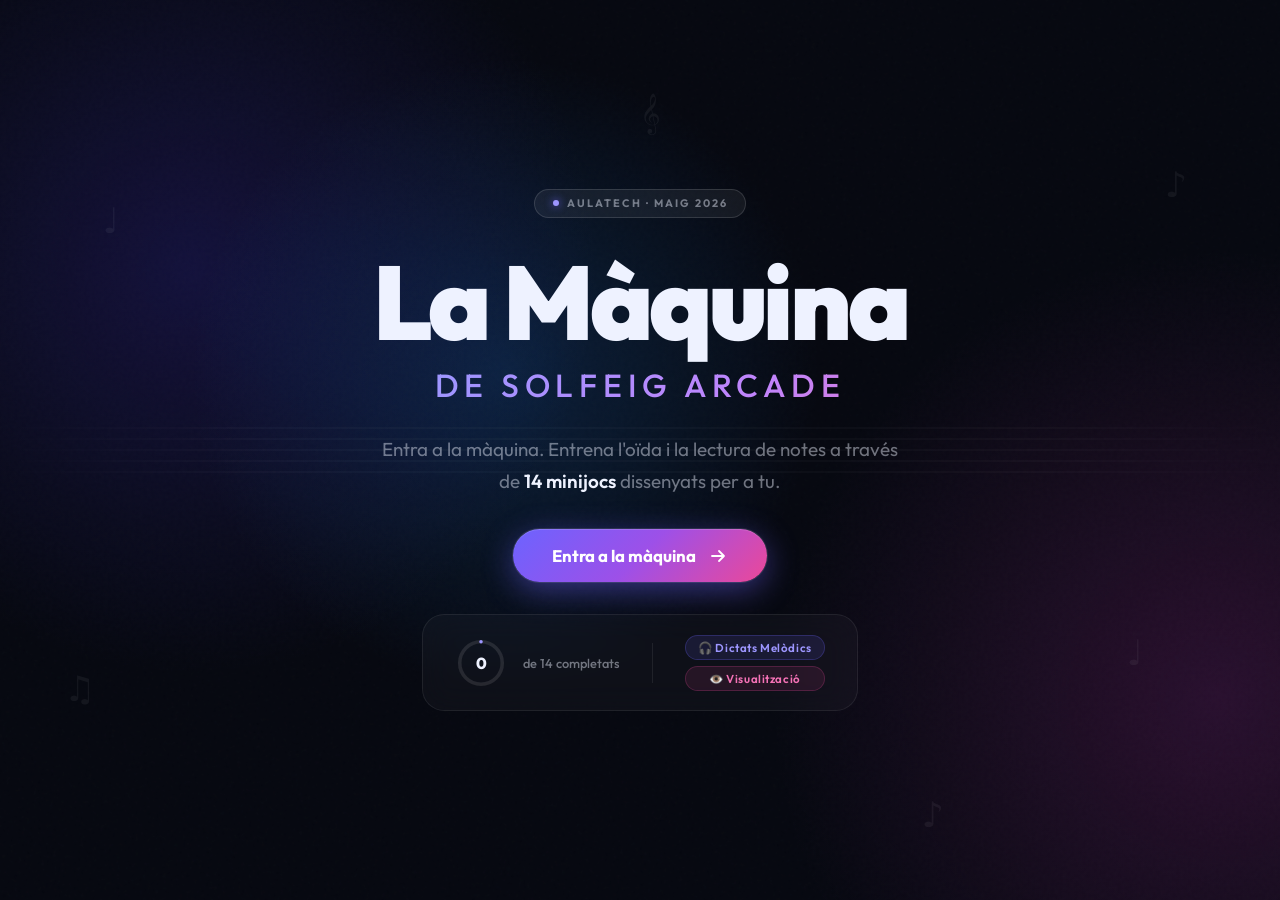
<file: index.html>
<!DOCTYPE html>
<html lang="ca">

<head>
  <meta charset="UTF-8">
  <meta name="viewport" content="width=device-width, initial-scale=1.0">
  <title>La Màquina de Solfeig Arcade</title>
  <link rel="stylesheet" href="style.css">
  <link href="https://fonts.googleapis.com/css2?family=Outfit:wght@300;400;500;600;700;800;900&display=swap"
    rel="stylesheet">
</head>

<body>

  <!-- ===== FONS ===== -->
<canvas id="bg-canvas"></canvas>
<div class="noise"></div>

<!-- ====================================================
     PANTALLA 1 · LANDING
     ==================================================== -->
  <div id="screen-landing" class="screen active">

    <!-- Staff decoratiu top -->
    <div class="staff-deco" aria-hidden="true">
      <div class="staff-line"></div>
      <div class="staff-line"></div>
      <div class="staff-line"></div>
      <div class="staff-line"></div>
      <div class="staff-line"></div>
    </div>

    <main class="landing-main">

      <!-- Pill de marca -->
      <div class="brand-pill">
        <span class="brand-dot"></span>
        AULATECH · MAIG 2026
      </div>

      <!-- Títol -->
      <h1 class="landing-h1">
        La Màquina
        <em>de Solfeig Arcade</em>
      </h1>

      <p class="landing-p">
        Entra a la màquina. Entrena l'oïda i la lectura de notes
        a través de <strong>14 minijocs</strong> dissenyats per a tu.
      </p>

      <!-- CTA -->
      <button id="btn-enter" class="cta-btn">
        <span>Entra a la màquina</span>
        <svg class="cta-arrow" viewBox="0 0 20 20" fill="none">
          <path d="M4 10h12M11 5l5 5-5 5" stroke="currentColor" stroke-width="1.8" stroke-linecap="round"
            stroke-linejoin="round" />
        </svg>
      </button>

      <!-- Comptador progrés -->
      <div class="landing-stats">
        <div class="lstat">
          <div class="lstat-ring">
            <svg viewBox="0 0 44 44">
              <circle class="ring-track" cx="22" cy="22" r="18" />
              <circle class="ring-fill" id="ring-fill" cx="22" cy="22" r="18" />
            </svg>
            <span class="lstat-num" id="stat-done">0</span>
          </div>
          <span class="lstat-lbl">de 14 completats</span>
        </div>
        <div class="lstat-divider"></div>
        <div class="lstat-pills">
          <div class="lstat-pill dictats-pill">🎧 Dictats Melòdics</div>
          <div class="lstat-pill notas-pill">👁️ Visualització</div>
        </div>
      </div>

    </main>

    <!-- Notes flotants -->
    <div class="floaters" aria-hidden="true">
      <span style="--d:0s;--x:8%;--y:22%">♩</span>
      <span style="--d:-4s;--x:91%;--y:18%">♪</span>
      <span style="--d:-8s;--x:5%;--y:74%">♫</span>
      <span style="--d:-12s;--x:88%;--y:70%">♩</span>
      <span style="--d:-6s;--x:50%;--y:10%">𝄞</span>
      <span style="--d:-2s;--x:72%;--y:88%">♪</span>
    </div>

  </div>

  <!-- ====================================================
     PANTALLA 2 · HUB
     ==================================================== -->
  <div id="screen-hub" class="screen">

    <!-- Header -->
    <header class="hub-nav">
      <button id="btn-back" class="nav-back">
        <svg viewBox="0 0 20 20" fill="none">
          <path d="M16 10H4M9 5l-5 5 5 5" stroke="currentColor" stroke-width="1.8" stroke-linecap="round"
            stroke-linejoin="round" />
        </svg>
        <span>Inici</span>
      </button>

      <div class="nav-center">
        <span class="nav-title">La Màquina de Solfeig Arcade</span>
      </div>

      <div class="nav-progress">
        <div class="nav-prog-ring">
          <svg viewBox="0 0 32 32">
            <circle class="np-track" cx="16" cy="16" r="12" />
            <circle class="np-fill" id="nav-ring-fill" cx="16" cy="16" r="12" />
          </svg>
        </div>
        <div class="nav-prog-text">
          <span id="hub-done-num">0</span><span class="nav-prog-total">/14</span>
        </div>
      </div>
    </header>

    <!-- Body: dos panells -->
    <div class="hub-grid">

      <!-- DICTATS MELÒDICS -->
      <section class="cat-panel dictats-panel">
        <div class="cat-head">
          <div class="cat-icon dictats-icon">🎧</div>
          <div class="cat-meta">
            <h2 class="cat-name">Dictats Melòdics</h2>
            <p class="cat-desc">Entrenament d'oïda musical</p>
          </div>
          <div class="cat-badge" id="badge-dictats">0/6</div>
        </div>
        <div class="cat-progress-bar">
          <div class="cat-progress-fill dictats-fill" id="bar-dictats" style="width:0%"></div>
        </div>
        <ul class="game-list" id="list-dictats"></ul>
      </section>

      <!-- VISUALITZACIÓ DE NOTES -->
      <section class="cat-panel notas-panel">
        <div class="cat-head">
          <div class="cat-icon notas-icon">👁️</div>
          <div class="cat-meta">
            <h2 class="cat-name">Visualització de Notes</h2>
            <p class="cat-desc">Lectura en clau de Sol</p>
          </div>
          <div class="cat-badge" id="badge-notas">0/8</div>
        </div>
        <div class="cat-progress-bar">
          <div class="cat-progress-fill notas-fill" id="bar-notas" style="width:0%"></div>
        </div>
        <ul class="game-list" id="list-notas"></ul>
      </section>

    </div>
  </div>

  <!-- ====================================================
     JAVASCRIPT
     ==================================================== -->
  <script>
    // ============================================================
    // FONS CANVAS
    // ============================================================
    (function () {
      const cv = document.getElementById("bg-canvas");
      const cx = cv.getContext("2d");
      const orbs = [
        { x: 0.15, y: 0.2, r: 0.45, color: [80, 60, 255], speed: 0.0003 },
        { x: 0.85, y: 0.75, r: 0.5, color: [200, 50, 180], speed: 0.0004 },
        { x: 0.5, y: 0.5, r: 0.35, color: [30, 140, 255], speed: 0.0002 }
      ];
      let t = 0;
      function resize() { cv.width = window.innerWidth; cv.height = window.innerHeight; }
      resize();
      window.addEventListener("resize", resize);
      function frame() {
        t += 1;
        cx.clearRect(0, 0, cv.width, cv.height);
        orbs.forEach((o, i) => {
          const px = (o.x + Math.sin(t * o.speed + i * 2.1) * 0.12) * cv.width;
          const py = (o.y + Math.cos(t * o.speed * 0.7 + i * 1.3) * 0.1) * cv.height;
          const r = o.r * Math.min(cv.width, cv.height);
          const g = cx.createRadialGradient(px, py, 0, px, py, r);
          g.addColorStop(0, `rgba(${o.color},0.18)`);
          g.addColorStop(1, `rgba(${o.color},0)`);
          cx.fillStyle = g;
          cx.fillRect(0, 0, cv.width, cv.height);
        });
        requestAnimationFrame(frame);
      }
      frame();
    })();

    // ============================================================
    // DADES DELS JOCS
    // ============================================================
    const DICTATS = [
      {
        id: "afinador", icon: "✨", name: "Afinador de Constel·lacions", desc: "Afina intervals per oïda · 20 nivells",
        href: "Dictats/Afinador-de-Constel.lacions/index.html",
        done: () => ls("hub:done:afinador") === "1"
      },
      {
        id: "cartografia", icon: "🗺️", name: "Cartografia Sonora", desc: "Mapeja els sons a l'espai · 15 nivells",
        href: "Dictats/Cartografia-Sonora/index.html",
        done: () => ls("hub:done:cartografia") === "1"
      },
      {
        id: "geometria", icon: "📐", name: "Geometria Cartesiana", desc: "Traça figures amb intervals · 15 nivells",
        href: "Dictats/Geometria-Cartesiana/index.html",
        done: () => ls("hub:done:geometria") === "1"
      },
      {
        id: "jeroglifics", icon: "👁️‍🗨️", name: "Jeroglífics d'Oïda", desc: "Desxifra seqüències sonores · 15 nivells",
        href: "Dictats/Jeroglifics-Oida/index.html",
        done: () => ls("hub:done:jeroglifics") === "1"
      },
      {
        id: "llenc", icon: "🎨", name: "Llenç Harmònic", desc: "Pinta amb acords i melodies · 15 nivells",
        href: "Dictats/Llenc-Harmonic/index.html",
        done: () => ls("hub:done:llenc") === "1"
      },
      {
        id: "simon", icon: "🎵", name: "Simon Simfònic", desc: "Memòria melòdica per fases · 15 nivells",
        href: "Dictats/Simon Simfònic/index.html",
        done: () => parseInt(ls("simon-sinfonic:highestUnlocked") || "0") >= 16
      }
    ];

    const NOTAS = [
      {
        id: "enrutador", icon: "🔌", name: "Enrutador de Plaques", desc: "DO·RE·MI → FA·SOL·LA·SI · 16 nivells",
        href: "Visualitzador de notes/EnrutadorDePlaques/index.html",
        done: () => scoresAll("enrutador-plaques:progress", 16)
      },
      {
        id: "esprint", icon: "🏃", name: "Esprint Musical", desc: "DO·MI·SOL → FA·LA·DO+ · 16 nivells",
        href: "Visualitzador de notes/EsprintMusical/index.html",
        done: () => scoresAll("esprint-musical:progress", 16)
      },
      {
        id: "impremta", icon: "🖨️", name: "La Impremta Clàssica", desc: "FA·LA·DO5 → DO·MI·SOL · 16 nivells",
        href: "Visualitzador de notes/LaImpremta/index.html",
        done: () => scoresAll("la-impremta:progress", 16)
      },
      {
        id: "maki", icon: "🍣", name: "MakiNotes", desc: "Lectura de notes a la cinta · 16 nivells",
        href: "Visualitzador de notes/MakiNotes/index.html",
        done: () => scoresAll("maki-notes:progress", 16)
      },
      {
        id: "microscopi", icon: "🔬", name: "Microscopi Sònic", desc: "Anàlisi de notes al detall · 16 nivells",
        href: "Visualitzador de notes/MicroscopiSonic/index.html",
        done: () => scoresAll("microscopi-sonic:progress", 16)
      },
      {
        id: "invaders", icon: "👾", name: "Space Invaders Musical", desc: "Dispara la nota correcta · 20 nivells",
        href: "Visualitzador de notes/Space Invaders Musical/index.html",
        done: () => jsonKey("invasio.v2.progress", d => (d.unlocked || 1) >= 21)
      },
      {
        id: "astro", icon: "🚀", name: "Astro-Express", desc: "Notes a velocitat còsmica · 20 nivells",
        href: "Visualitzador de notes/Astro-Express/index.html",
        done: () => jsonKey("astro-express-v3", d => Object.keys(d.completed || {}).length >= 20)
      },
      {
        id: "orbita", icon: "🪐", name: "Òrbita 360", desc: "Navega l'escala en òrbita · 20 nivells",
        href: "Visualitzador de notes/Orbita 360/index.html",
        done: () => jsonKey("orbita360_v2", d => Object.keys(d.stars || {}).filter(k => d.stars[k] > 0).length >= 20)
      }
    ];

    // ============================================================
    // HELPERS LOCALSTORGE
    // ============================================================
    function ls(key) { try { return localStorage.getItem(key); } catch { return null; } }
    function scoresAll(key, n) {
      try { const d = JSON.parse(ls(key) || "{}"); return Object.keys(d.scores || {}).length >= n; }
      catch { return false; }
    }
    function jsonKey(key, fn) {
      try { return fn(JSON.parse(ls(key) || "{}")); } catch { return false; }
    }

    // ============================================================
    // PROGRESS RING
    // ============================================================
    const RING_C = 2 * Math.PI * 18; // landing ring (r=18)
    const RING_N = 2 * Math.PI * 12; // nav ring (r=12)

    function setRing(id, done, total, circumference) {
      const el = document.getElementById(id);
      if (!el) return;
      const pct = total > 0 ? done / total : 0;
      el.style.strokeDashoffset = circumference * (1 - pct);
    }

    // ============================================================
    // NAVEGACIÓ
    // ============================================================
    const sLanding = document.getElementById("screen-landing");
    const sHub = document.getElementById("screen-hub");

    document.getElementById("btn-enter").addEventListener("click", () => {
      sLanding.classList.add("out");
      setTimeout(() => {
        sLanding.classList.remove("active", "out");
        sHub.classList.add("active");
        refreshHub();
      }, 380);
    });

    document.getElementById("btn-back").addEventListener("click", () => {
      sHub.classList.add("out");
      setTimeout(() => {
        sHub.classList.remove("active", "out");
        sLanding.classList.add("active");
        refreshLanding();
      }, 380);
    });

    // ============================================================
    // RENDER HUB
    // ============================================================
    function buildList(games, listEl) {
      listEl.innerHTML = "";
      games.forEach((g, i) => {
        const done = g.done();
        const li = document.createElement("li");
        li.className = "gitem" + (done ? " done" : "");
        li.style.animationDelay = `${i * 60}ms`;
        li.innerHTML = `
      <a href="${g.href}" class="glink">
        <div class="gicon">${g.icon}</div>
        <div class="gmeta">
          <div class="gname">${g.name}</div>
          <div class="gdesc">${g.desc}</div>
        </div>
        <div class="gcheck ${done ? "gcheck-done" : "gcheck-todo"}">
          ${done
            ? `<svg viewBox="0 0 24 24" fill="none" stroke="currentColor" stroke-width="2.8" stroke-linecap="round" stroke-linejoin="round"><polyline points="20 6 9 17 4 12"/></svg>`
            : `<svg viewBox="0 0 24 24" fill="none" stroke="currentColor" stroke-width="2" stroke-linecap="round"><path d="M5 12h14M13 6l6 6-6 6"/></svg>`
          }
        </div>
      </a>`;
        listEl.appendChild(li);
      });
    }

    function refreshHub() {
      buildList(DICTATS, document.getElementById("list-dictats"));
      buildList(NOTAS, document.getElementById("list-notas"));
      const dDone = DICTATS.filter(g => g.done()).length;
      const nDone = NOTAS.filter(g => g.done()).length;
      const total = dDone + nDone;
      document.getElementById("badge-dictats").textContent = `${dDone}/6`;
      document.getElementById("badge-notas").textContent = `${nDone}/8`;
      document.getElementById("hub-done-num").textContent = total;
      document.getElementById("bar-dictats").style.width = `${(dDone / 6) * 100}%`;
      document.getElementById("bar-notas").style.width = `${(nDone / 8) * 100}%`;
      setRing("nav-ring-fill", total, 14, RING_N);
      refreshLanding();
    }

    function refreshLanding() {
      const total = DICTATS.filter(g => g.done()).length + NOTAS.filter(g => g.done()).length;
      document.getElementById("stat-done").textContent = total;
      setRing("ring-fill", total, 14, RING_C);
    }

    // Torna d'un joc → refrescar
    window.addEventListener("pageshow", () => {
      if (sHub.classList.contains("active")) refreshHub();
      else refreshLanding();
    });
    window.addEventListener("focus", () => {
      if (sHub.classList.contains("active")) refreshHub();
      else refreshLanding();
    });

    // Init
    refreshLanding();
  </script>
</body>

</html>
</file>
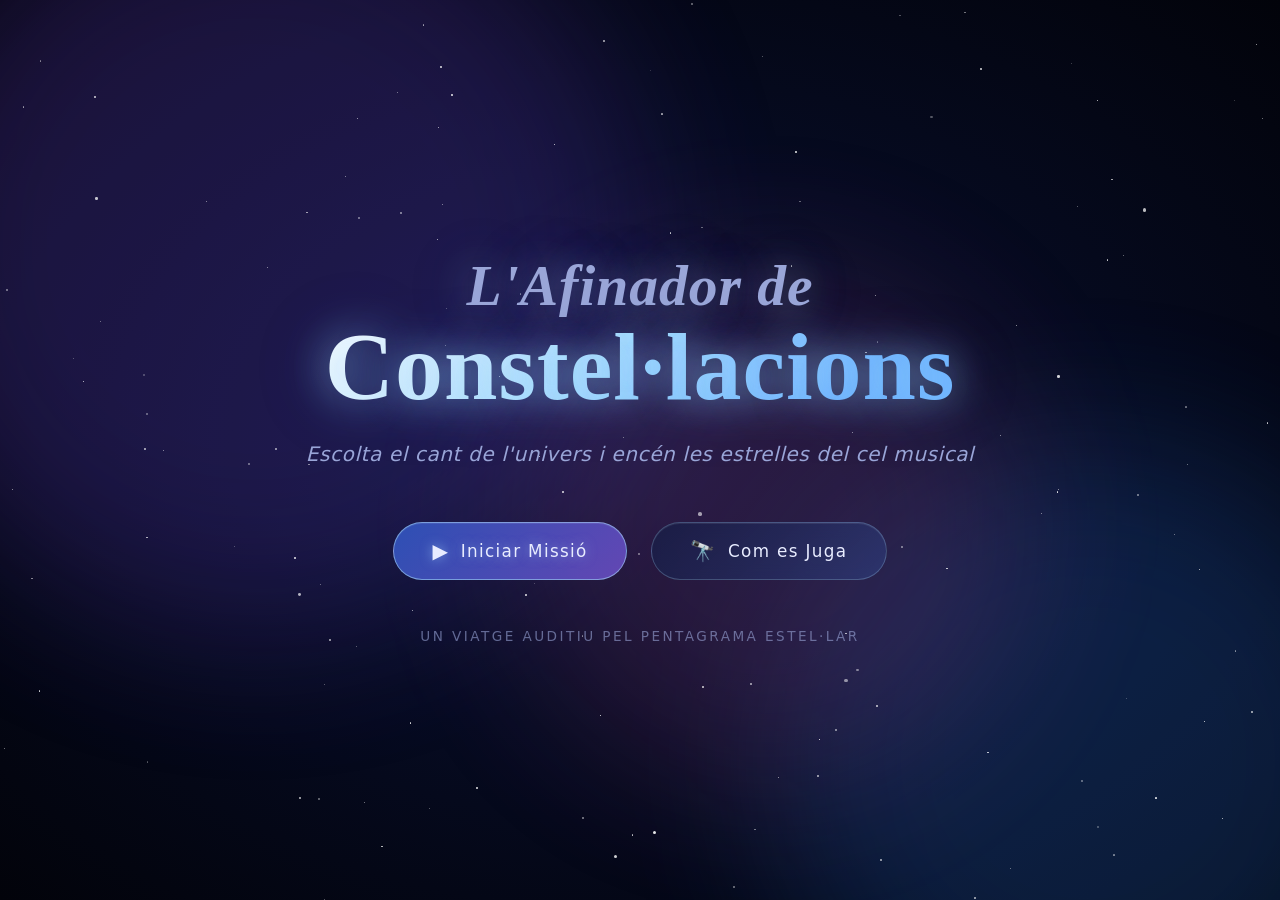
<file: 1.Dictados melódicos/Afinador-de-Constel.lacions/index.html>
<!DOCTYPE html>
<html lang="ca">
<head>
  <meta charset="UTF-8" />
  <meta name="viewport" content="width=device-width, initial-scale=1.0" />
  <title>L'Afinador de Constel·lacions</title>
  <link rel="stylesheet" href="style.css" />
</head>
<body>

  <!-- Fons d'univers persistent -->
  <div id="cosmos">
    <div class="nebulosa nebulosa-1"></div>
    <div class="nebulosa nebulosa-2"></div>
    <div class="nebulosa nebulosa-3"></div>
    <div id="estrelles-fons"></div>
  </div>

  <!-- =============================================== -->
  <!-- PANTALLA 1 — LANDING -->
  <!-- =============================================== -->
  <section id="pantalla-landing" class="pantalla activa">
    <div class="landing-content">
      <h1 class="titol-principal">
        <span class="titol-fila-1">L'Afinador de</span>
        <span class="titol-fila-2">Constel·lacions</span>
      </h1>
      <p class="subtitol">Escolta el cant de l'univers i encén les estrelles del cel musical</p>
      <div class="botons-landing">
        <button class="boto-mistic boto-primari" data-accio="iniciar">
          <span class="boto-icona">▶️</span>
          <span class="boto-text">Iniciar Missió</span>
        </button>
        <button class="boto-mistic boto-secundari" data-accio="tutorial">
          <span class="boto-icona">🔭</span>
          <span class="boto-text">Com es Juga</span>
        </button>
      </div>
      <p class="peu-landing">Un viatge auditiu pel pentagrama estel·lar</p>
    </div>
  </section>

  <!-- =============================================== -->
  <!-- PANTALLA 2 — TUTORIAL -->
  <!-- =============================================== -->
  <section id="pantalla-tutorial" class="pantalla">
    <div class="tutorial-content">
      <h2 class="titol-secundari">Com Afinar les Constel·lacions</h2>
      <div class="passos-tutorial">
        <article class="pas-tutorial">
          <div class="pas-numero">1</div>
          <div class="pas-icona">🌌</div>
          <h3>Escolta el Cant de l'Univers</h3>
          <p>Prem el botó místic per fer sonar la freqüència d'una estrella amagada al cel nocturn.</p>
        </article>
        <article class="pas-tutorial">
          <div class="pas-numero">2</div>
          <div class="pas-icona">✨</div>
          <h3>Cerca l'estrella apagada</h3>
          <p>Identifica la posició correcta al pentagrama còsmic. Cada línia i cada espai amaguen una nota.</p>
        </article>
        <article class="pas-tutorial">
          <div class="pas-numero">3</div>
          <div class="pas-icona">⭐</div>
          <h3>Encén-la amb un clic</h3>
          <p>Si encertes, l'estrella brillarà amb llum pròpia i s'unirà a la constel·lació que estàs creant.</p>
        </article>
      </div>
      <div class="tutorial-extra">
        <p><span class="dau-extra">☄️ Energia:</span> tens tres cometes. Cada error en consumeix una.</p>
        <p><span class="dau-extra">🛰️ Progrés:</span> supera un nivell per desbloquejar el següent fins arribar al Mestre de l'Univers.</p>
      </div>
      <button class="boto-mistic boto-primari" data-accio="tutorial-fet">
        <span class="boto-text">Entès!</span>
      </button>
    </div>
  </section>

  <!-- =============================================== -->
  <!-- PANTALLA 3 — SELECTOR DE NIVELLS -->
  <!-- =============================================== -->
  <section id="pantalla-nivells" class="pantalla">
    <div class="nivells-content">
      <header class="capçalera-nivells">
        <button class="boto-tornar boto-tornar-fort" data-accio="tornar-landing">
          <span class="tornar-fletxa">←</span>
          <span class="tornar-text">Menú Principal</span>
        </button>
        <h2 class="titol-secundari">Mapa Estel·lar</h2>
        <button class="boto-tornar" data-accio="reset-progres" title="Reiniciar progrés">↺ Reiniciar</button>
      </header>
      <p class="instruccio-nivells">Selecciona una constel·lació per afinar</p>
      <div id="graella-nivells"></div>
      <div class="llegenda-fases">
        <div><span class="punt-fase fase-1"></span> Explorador (1–5)</div>
        <div><span class="punt-fase fase-2"></span> Navegant (6–10)</div>
        <div><span class="punt-fase fase-3"></span> Astrònom (11–15)</div>
        <div><span class="punt-fase fase-4"></span> Mestre de l'Univers (16–20)</div>
      </div>
    </div>
  </section>

  <!-- =============================================== -->
  <!-- PANTALLA 4 — JOC -->
  <!-- =============================================== -->
  <section id="pantalla-joc" class="pantalla">
    <header class="hud-superior">
      <button class="boto-tornar" data-accio="tornar-base">⟵ Tornar a la Base</button>
      <div class="info-nivell">
        <span class="etiqueta-nivell">Nivell</span>
        <span id="hud-nivell">1</span>
        <span class="fase-nivell" id="hud-fase">Explorador</span>
      </div>
      <div class="info-energia">
        <span class="etiqueta-energia">Energia</span>
        <span id="hud-vides">☄️ ☄️ ☄️</span>
      </div>
    </header>

    <main class="joc-area">
      <aside class="zona-cant">
        <button id="boto-escoltar" class="boto-cant">
          <span class="cant-icon">🌌</span>
          <span class="cant-text">Escoltar el Cant</span>
          <span class="cant-subtext">de l'Univers</span>
        </button>
        <div class="progres-ronda">
          <span class="ronda-etiqueta">Estrelles afinades</span>
          <div id="progres-rondes"></div>
        </div>
        <div id="missatge-feedback" class="missatge-feedback"></div>
      </aside>

      <section class="zona-pentagrama">
        <svg id="pentagrama-svg" viewBox="0 0 800 360" preserveAspectRatio="xMidYMid meet">
          <defs>
            <radialGradient id="grad-estrella-apagada" cx="50%" cy="50%" r="50%">
              <stop offset="0%" stop-color="#5a6fa3" stop-opacity="0.9"/>
              <stop offset="100%" stop-color="#1a2540" stop-opacity="0.3"/>
            </radialGradient>
            <radialGradient id="grad-estrella-encesa" cx="50%" cy="50%" r="50%">
              <stop offset="0%" stop-color="#ffffff" stop-opacity="1"/>
              <stop offset="40%" stop-color="#aee2ff" stop-opacity="0.95"/>
              <stop offset="100%" stop-color="#3a6dc4" stop-opacity="0"/>
            </radialGradient>
            <filter id="brillantor-estrella" x="-100%" y="-100%" width="300%" height="300%">
              <feGaussianBlur stdDeviation="6" result="blur"/>
              <feMerge>
                <feMergeNode in="blur"/>
                <feMergeNode in="SourceGraphic"/>
              </feMerge>
            </filter>
          </defs>
          <g id="grup-pentagrama"></g>
          <g id="grup-constellacio"></g>
          <g id="grup-estrelles"></g>
          <g id="grup-noms-notes"></g>
        </svg>
      </section>
    </main>

    <!-- Modal de victòria/derrota -->
    <div id="modal-final" class="modal-final ocult">
      <div class="modal-contingut">
        <h3 id="modal-titol"></h3>
        <p id="modal-text"></p>
        <div class="modal-botons">
          <button class="boto-mistic boto-secundari" data-accio="modal-mapa">Mapa Estel·lar</button>
          <button class="boto-mistic boto-primari" id="boto-modal-principal"></button>
        </div>
      </div>
    </div>
  </section>

  <script src="game.js"></script>
</body>
</html>
</file>
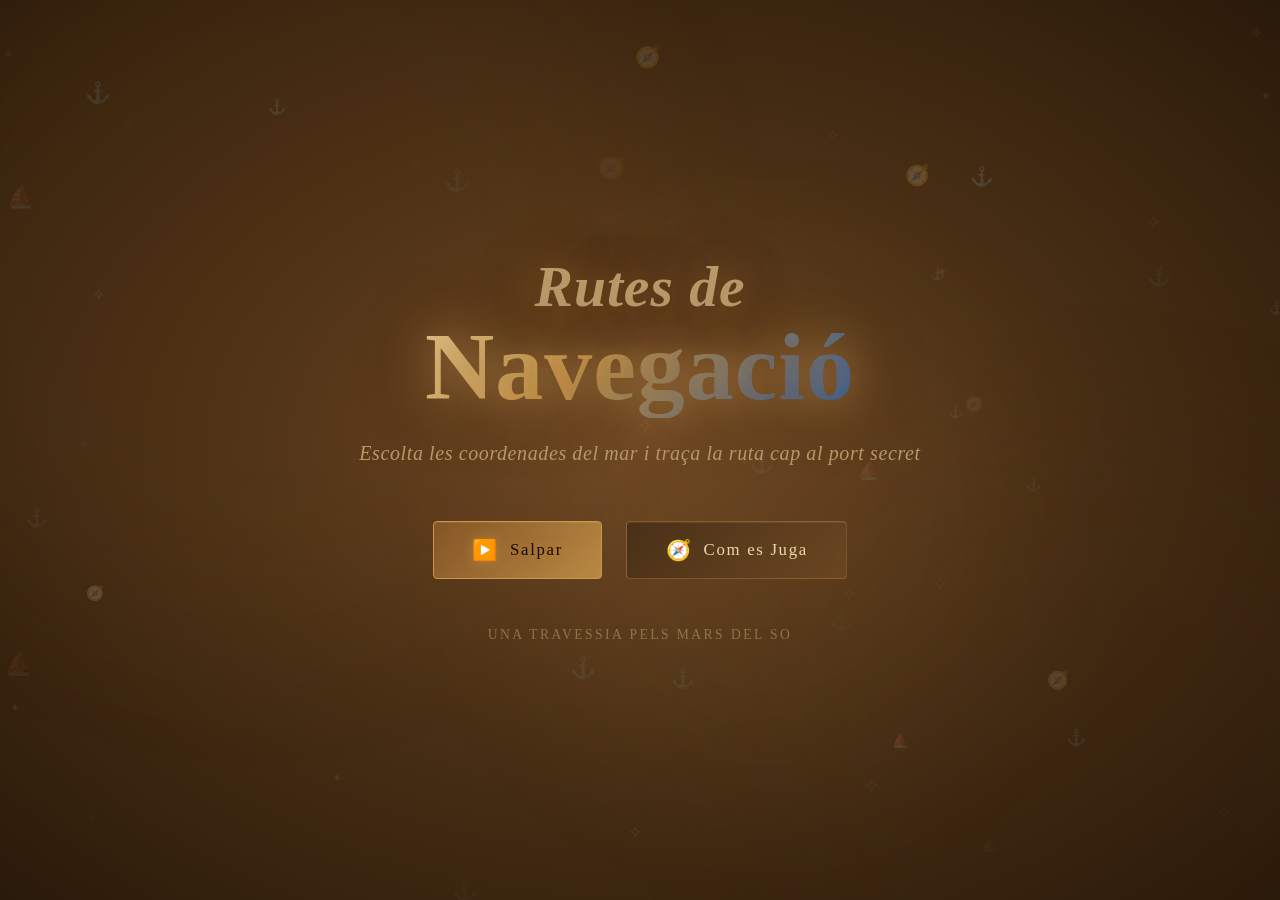
<file: 1.Dictados melódicos/Cartografia-Sonora/index.html>
<!DOCTYPE html>
<html lang="ca">
<head>
  <meta charset="UTF-8" />
  <meta name="viewport" content="width=device-width, initial-scale=1.0" />
  <title>Rutes de Navegació</title>
  <link rel="stylesheet" href="style.css" />
</head>
<body>

  <div id="cosmos">
    <div class="taca taca-1"></div>
    <div class="taca taca-2"></div>
    <div class="taca taca-3"></div>
    <div id="estrelles-fons"></div>
  </div>

  <section id="pantalla-landing" class="pantalla activa">
    <div class="landing-content">
      <h1 class="titol-principal">
        <span class="titol-fila-1">Rutes de</span>
        <span class="titol-fila-2">Navegació</span>
      </h1>
      <p class="subtitol">Escolta les coordenades del mar i traça la ruta cap al port secret</p>
      <div class="botons-landing">
        <button class="boto-mistic boto-primari" data-accio="iniciar">
          <span class="boto-icona">▶️</span>
          <span class="boto-text">Salpar</span>
        </button>
        <button class="boto-mistic boto-secundari" data-accio="tutorial">
          <span class="boto-icona">🧭</span>
          <span class="boto-text">Com es Juga</span>
        </button>
      </div>
      <p class="peu-landing">Una travessia pels mars del so</p>
    </div>
  </section>

  <section id="pantalla-tutorial" class="pantalla">
    <div class="tutorial-content">
      <h2 class="titol-secundari">Com Cartografiar les Rutes</h2>
      <div class="passos-tutorial">
        <article class="pas-tutorial">
          <div class="pas-numero">1</div>
          <div class="pas-icona">🔔</div>
          <h3>Toca la Campana</h3>
          <p>Prem la campana del vaixell perquè ressoni el to de la latitud oculta al mapa.</p>
        </article>
        <article class="pas-tutorial">
          <div class="pas-numero">2</div>
          <div class="pas-icona">🧭</div>
          <h3>Calcula la Latitud</h3>
          <p>Identifica el paral·lel exacte on creus que es troba el so amagat al mar.</p>
        </article>
        <article class="pas-tutorial">
          <div class="pas-numero">3</div>
          <div class="pas-icona">⚓</div>
          <h3>Marca la Ruta</h3>
          <p>Si encertes, traçaràs una línia de tinta cap al següent port secret de l'arxipèlag.</p>
        </article>
      </div>
      <div class="tutorial-extra">
        <p><span class="dau-extra">⚓ Àncores:</span> tens tres àncores de reserva. Cada error en consumeix una.</p>
        <p><span class="dau-extra">🌊 Progrés:</span> supera una travessia per desbloquejar la següent fins arribar a Almirall del Mar.</p>
      </div>
      <button class="boto-mistic boto-primari" data-accio="tutorial-fet">
        <span class="boto-text">Entès!</span>
      </button>
    </div>
  </section>

  <section id="pantalla-nivells" class="pantalla">
    <div class="nivells-content">
      <header class="capçalera-nivells">
        <button class="boto-tornar boto-tornar-fort" data-accio="tornar-landing">
          <span class="tornar-fletxa">←</span>
          <span class="tornar-text">Menú Principal</span>
        </button>
        <h2 class="titol-secundari">Cartes de Navegació</h2>
        <button class="boto-tornar" data-accio="reset-progres" title="Reiniciar progrés">↺ Reiniciar</button>
      </header>
      <p class="instruccio-nivells">Selecciona una travessia per cartografiar</p>
      <div id="graella-nivells"></div>
      <div class="llegenda-fases">
        <div><span class="punt-fase fase-1"></span> Mariner (1–4)</div>
        <div><span class="punt-fase fase-2"></span> Navegant (5–8)</div>
        <div><span class="punt-fase fase-3"></span> Cartògraf (9–12)</div>
        <div><span class="punt-fase fase-4"></span> Almirall (13–15)</div>
      </div>
    </div>
  </section>

  <section id="pantalla-joc" class="pantalla">
    <header class="hud-superior">
      <button class="boto-tornar" data-accio="tornar-base">⟵ Tornar al Port</button>
      <div class="info-nivell">
        <span class="etiqueta-nivell">Travessia</span>
        <span id="hud-nivell">1</span>
        <span class="fase-nivell" id="hud-fase">Mariner</span>
      </div>
      <div class="info-energia">
        <span class="etiqueta-energia">Àncores</span>
        <span id="hud-vides">⚓ ⚓ ⚓</span>
      </div>
    </header>

    <main class="joc-area">
      <aside class="zona-cant">
        <button id="boto-escoltar" class="boto-cant">
          <span class="cant-icon">🔔</span>
          <span class="cant-text">Tocar Campana</span>
          <span class="cant-subtext">del Vaixell</span>
        </button>
        <div class="progres-ronda">
          <span class="ronda-etiqueta">Ports trobats</span>
          <div id="progres-rondes"></div>
        </div>
        <div id="missatge-feedback" class="missatge-feedback"></div>
      </aside>

      <section class="zona-pentagrama">
        <canvas id="canvas-mapa" width="800" height="360"></canvas>
      </section>
    </main>

    <div id="modal-final" class="modal-final ocult">
      <div class="modal-contingut">
        <h3 id="modal-titol"></h3>
        <p id="modal-text"></p>
        <div class="modal-botons">
          <button class="boto-mistic boto-secundari" data-accio="modal-mapa">Cartes</button>
          <button class="boto-mistic boto-primari" id="boto-modal-principal"></button>
        </div>
      </div>
    </div>
  </section>

  <script src="game.js"></script>
</body>
</html>
</file>
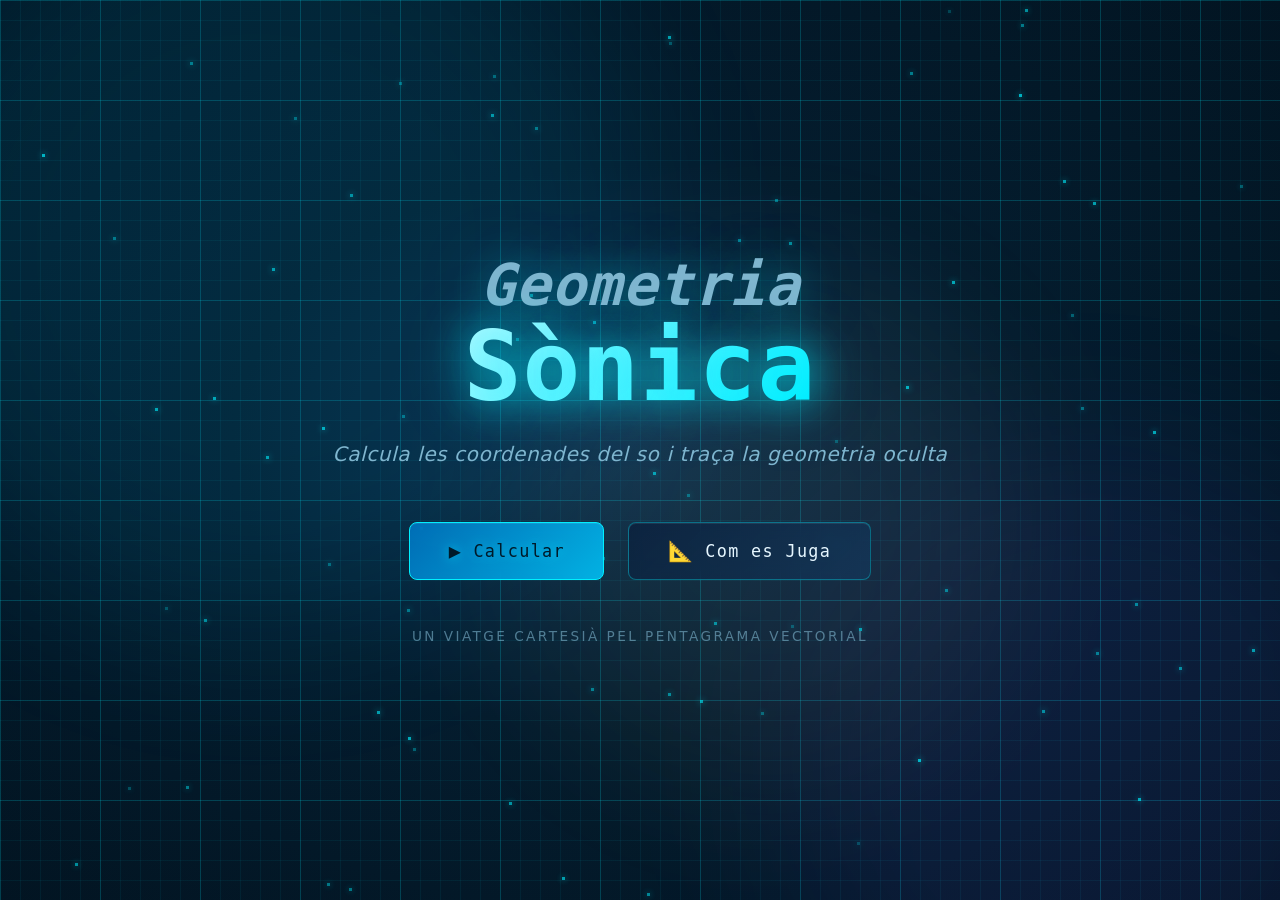
<file: 1.Dictados melódicos/Geometria-Cartesiana/index.html>
<!DOCTYPE html>
<html lang="ca">
<head>
  <meta charset="UTF-8" />
  <meta name="viewport" content="width=device-width, initial-scale=1.0" />
  <title>Geometria Sònica</title>
  <link rel="stylesheet" href="style.css" />
</head>
<body>

  <!-- Fons de paper mil·limetrat persistent -->
  <div id="cosmos">
    <div class="taca taca-1"></div>
    <div class="taca taca-2"></div>
    <div class="taca taca-3"></div>
    <div id="estrelles-fons"></div>
  </div>

  <!-- =============================================== -->
  <!-- PANTALLA 1 — LANDING -->
  <!-- =============================================== -->
  <section id="pantalla-landing" class="pantalla activa">
    <div class="landing-content">
      <h1 class="titol-principal">
        <span class="titol-fila-1">Geometria</span>
        <span class="titol-fila-2">Sònica</span>
      </h1>
      <p class="subtitol">Calcula les coordenades del so i traça la geometria oculta</p>
      <div class="botons-landing">
        <button class="boto-mistic boto-primari" data-accio="iniciar">
          <span class="boto-icona">▶️</span>
          <span class="boto-text">Calcular</span>
        </button>
        <button class="boto-mistic boto-secundari" data-accio="tutorial">
          <span class="boto-icona">📐</span>
          <span class="boto-text">Com es Juga</span>
        </button>
      </div>
      <p class="peu-landing">Un viatge cartesià pel pentagrama vectorial</p>
    </div>
  </section>

  <!-- =============================================== -->
  <!-- PANTALLA 2 — TUTORIAL -->
  <!-- =============================================== -->
  <section id="pantalla-tutorial" class="pantalla">
    <div class="tutorial-content">
      <h2 class="titol-secundari">Com Resoldre la Geometria</h2>
      <div class="passos-tutorial">
        <article class="pas-tutorial">
          <div class="pas-numero">1</div>
          <div class="pas-icona">f(x)</div>
          <h3>Escolta la Coordenada</h3>
          <p>Prem el botó per emetre la freqüència de la coordenada Y oculta al pla cartesià.</p>
        </article>
        <article class="pas-tutorial">
          <div class="pas-numero">2</div>
          <div class="pas-icona">📐</div>
          <h3>Calcula l'Alçada</h3>
          <p>Identifica l'alçada al pla cartesià on creus que correspon el so. Cada coordenada amaga una nota.</p>
        </article>
        <article class="pas-tutorial">
          <div class="pas-numero">3</div>
          <div class="pas-icona">✦</div>
          <h3>Traça la Geometria</h3>
          <p>Si encertes, el vèrtex es fixa i es dibuixa una aresta cap al següent punt. La figura es revela.</p>
        </article>
      </div>
      <div class="tutorial-extra">
        <p><span class="dau-extra">⚡ Càlculs:</span> tens tres intents. Cada error en consumeix un i s'esborra l'última aresta.</p>
        <p><span class="dau-extra">📊 Progrés:</span> supera un nivell per desbloquejar el següent fins arribar al Mestre Cartesià.</p>
      </div>
      <button class="boto-mistic boto-primari" data-accio="tutorial-fet">
        <span class="boto-text">Entès!</span>
      </button>
    </div>
  </section>

  <!-- =============================================== -->
  <!-- PANTALLA 3 — SELECTOR DE NIVELLS -->
  <!-- =============================================== -->
  <section id="pantalla-nivells" class="pantalla">
    <div class="nivells-content">
      <header class="capçalera-nivells">
        <button class="boto-tornar boto-tornar-fort" data-accio="tornar-landing">
          <span class="tornar-fletxa">←</span>
          <span class="tornar-text">Menú Principal</span>
        </button>
        <h2 class="titol-secundari">Mapa Vectorial</h2>
        <button class="boto-tornar" data-accio="reset-progres" title="Reiniciar progrés">↺ Reiniciar</button>
      </header>
      <p class="instruccio-nivells">Selecciona una figura per resoldre</p>
      <div id="graella-nivells"></div>
      <div class="llegenda-fases">
        <div><span class="punt-fase fase-1"></span> Esbós (1–4)</div>
        <div><span class="punt-fase fase-2"></span> Polígon (5–8)</div>
        <div><span class="punt-fase fase-3"></span> Geòmetra (9–12)</div>
        <div><span class="punt-fase fase-4"></span> Mestre Cartesià (13–15)</div>
      </div>
    </div>
  </section>

  <!-- =============================================== -->
  <!-- PANTALLA 4 — JOC -->
  <!-- =============================================== -->
  <section id="pantalla-joc" class="pantalla">
    <header class="hud-superior">
      <button class="boto-tornar" data-accio="tornar-base">⟵ Tornar a la Base</button>
      <div class="info-nivell">
        <span class="etiqueta-nivell">Nivell</span>
        <span id="hud-nivell">1</span>
        <span class="fase-nivell" id="hud-fase">Esbós</span>
      </div>
      <div class="info-energia">
        <span class="etiqueta-energia">Càlculs</span>
        <span id="hud-vides">⚡ ⚡ ⚡</span>
      </div>
    </header>

    <main class="joc-area">
      <aside class="zona-cant">
        <button id="boto-escoltar" class="boto-cant">
          <span class="cant-icon">f(x)</span>
          <span class="cant-text">Calcular</span>
          <span class="cant-subtext">Coordenada Y</span>
        </button>
        <div class="progres-ronda">
          <span class="ronda-etiqueta">Vèrtexs resolts</span>
          <div id="progres-rondes"></div>
        </div>
        <div id="missatge-feedback" class="missatge-feedback"></div>
      </aside>

      <section class="zona-pentagrama">
        <canvas id="canvas-geometria" width="800" height="360"></canvas>
      </section>
    </main>

    <!-- Modal de victòria/derrota -->
    <div id="modal-final" class="modal-final ocult">
      <div class="modal-contingut">
        <h3 id="modal-titol"></h3>
        <p id="modal-text"></p>
        <div class="modal-botons">
          <button class="boto-mistic boto-secundari" data-accio="modal-mapa">Mapa Vectorial</button>
          <button class="boto-mistic boto-primari" id="boto-modal-principal"></button>
        </div>
      </div>
    </div>
  </section>

  <script src="game.js"></script>
</body>
</html>
</file>
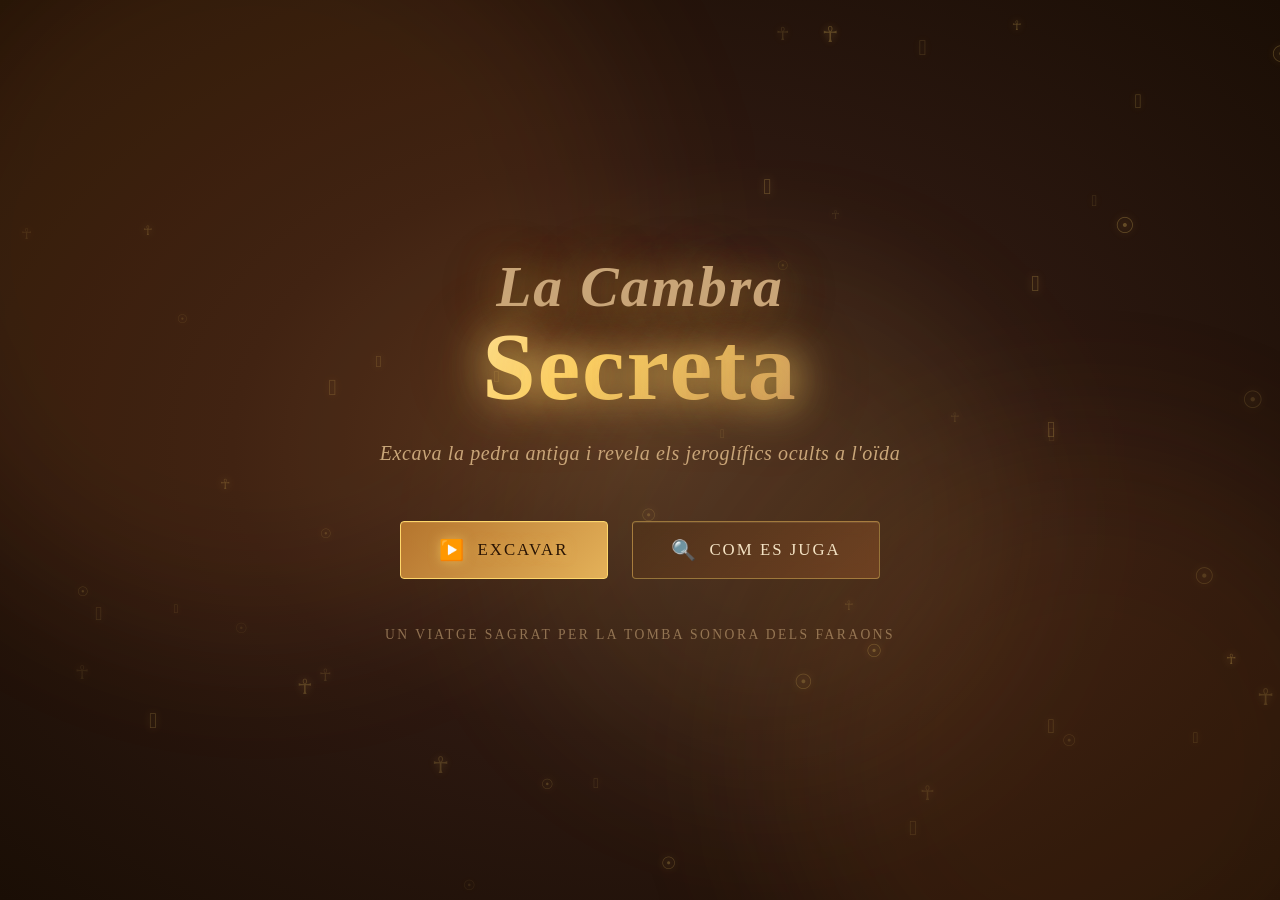
<file: 1.Dictados melódicos/Jeroglifics-Oida/index.html>
<!DOCTYPE html>
<html lang="ca">
<head>
  <meta charset="UTF-8" />
  <meta name="viewport" content="width=device-width, initial-scale=1.0" />
  <title>La Cambra Secreta</title>
  <link rel="stylesheet" href="style.css" />
</head>
<body>

  <div id="cosmos">
    <div class="taca taca-1"></div>
    <div class="taca taca-2"></div>
    <div class="taca taca-3"></div>
    <div id="estrelles-fons"></div>
  </div>

  <section id="pantalla-landing" class="pantalla activa">
    <div class="landing-content">
      <h1 class="titol-principal">
        <span class="titol-fila-1">La Cambra</span>
        <span class="titol-fila-2">Secreta</span>
      </h1>
      <p class="subtitol">Excava la pedra antiga i revela els jeroglífics ocults a l'oïda</p>
      <div class="botons-landing">
        <button class="boto-mistic boto-primari" data-accio="iniciar">
          <span class="boto-icona">▶️</span>
          <span class="boto-text">Excavar</span>
        </button>
        <button class="boto-mistic boto-secundari" data-accio="tutorial">
          <span class="boto-icona">🔍</span>
          <span class="boto-text">Com es Juga</span>
        </button>
      </div>
      <p class="peu-landing">Un viatge sagrat per la tomba sonora dels faraons</p>
    </div>
  </section>

  <section id="pantalla-tutorial" class="pantalla">
    <div class="tutorial-content">
      <h2 class="titol-secundari">Com Desxifrar els Jeroglífics</h2>
      <div class="passos-tutorial">
        <article class="pas-tutorial">
          <div class="pas-numero">1</div>
          <div class="pas-icona">🔔</div>
          <h3>Sona el Gong</h3>
          <p>Prem el gong perquè ressoni la freqüència sagrada del jeroglífic ocult al mur.</p>
        </article>
        <article class="pas-tutorial">
          <div class="pas-numero">2</div>
          <div class="pas-icona">⛏️</div>
          <h3>Cerca la Pedra</h3>
          <p>Amb el cisell, identifica la franja de pedra exacta on creus que ressona la nota.</p>
        </article>
        <article class="pas-tutorial">
          <div class="pas-numero">3</div>
          <div class="pas-icona">☥</div>
          <h3>Esquerda el Mur</h3>
          <p>Si encertes, el mur es trencarà i revelarà el jeroglífic daurat amagat sota la pedra.</p>
        </article>
      </div>
      <div class="tutorial-extra">
        <p><span class="dau-extra">🔥 Torxes:</span> tens tres torxes. Cada error en consumeix una.</p>
        <p><span class="dau-extra">𓂀 Progrés:</span> supera un nivell per desbloquejar el següent fins arribar al Déu d'Egipte.</p>
      </div>
      <button class="boto-mistic boto-primari" data-accio="tutorial-fet">
        <span class="boto-text">Entès!</span>
      </button>
    </div>
  </section>

  <section id="pantalla-nivells" class="pantalla">
    <div class="nivells-content">
      <header class="capçalera-nivells">
        <button class="boto-tornar boto-tornar-fort" data-accio="tornar-landing">
          <span class="tornar-fletxa">←</span>
          <span class="tornar-text">Menú Principal</span>
        </button>
        <h2 class="titol-secundari">Cambres de la Tomba</h2>
        <button class="boto-tornar" data-accio="reset-progres" title="Reiniciar progrés">↺ Reiniciar</button>
      </header>
      <p class="instruccio-nivells">Selecciona una cambra per excavar</p>
      <div id="graella-nivells"></div>
      <div class="llegenda-fases">
        <div><span class="punt-fase fase-1"></span> Escriba (1–4)</div>
        <div><span class="punt-fase fase-2"></span> Sacerdot (5–8)</div>
        <div><span class="punt-fase fase-3"></span> Faraó (9–12)</div>
        <div><span class="punt-fase fase-4"></span> Déu d'Egipte (13–15)</div>
      </div>
    </div>
  </section>

  <section id="pantalla-joc" class="pantalla">
    <header class="hud-superior">
      <button class="boto-tornar" data-accio="tornar-base">⟵ Tornar a la Base</button>
      <div class="info-nivell">
        <span class="etiqueta-nivell">Cambra</span>
        <span id="hud-nivell">1</span>
        <span class="fase-nivell" id="hud-fase">Escriba</span>
      </div>
      <div class="info-energia">
        <span class="etiqueta-energia">Torxes</span>
        <span id="hud-vides">🔥 🔥 🔥</span>
      </div>
    </header>

    <main class="joc-area">
      <aside class="zona-cant">
        <button id="boto-escoltar" class="boto-cant">
          <span class="cant-icon">🔔</span>
          <span class="cant-text">Sonar Gong</span>
          <span class="cant-subtext">de la Cambra</span>
        </button>
        <div class="progres-ronda">
          <span class="ronda-etiqueta">Jeroglífics revelats</span>
          <div id="progres-rondes"></div>
        </div>
        <div id="missatge-feedback" class="missatge-feedback"></div>
      </aside>

      <section class="zona-pentagrama">
        <canvas id="canvas-cambra" width="800" height="360"></canvas>
      </section>
    </main>

    <div id="modal-final" class="modal-final ocult">
      <div class="modal-contingut">
        <h3 id="modal-titol"></h3>
        <p id="modal-text"></p>
        <div class="modal-botons">
          <button class="boto-mistic boto-secundari" data-accio="modal-mapa">Cambres</button>
          <button class="boto-mistic boto-primari" id="boto-modal-principal"></button>
        </div>
      </div>
    </div>
  </section>

  <script src="game.js"></script>
</body>
</html>
</file>
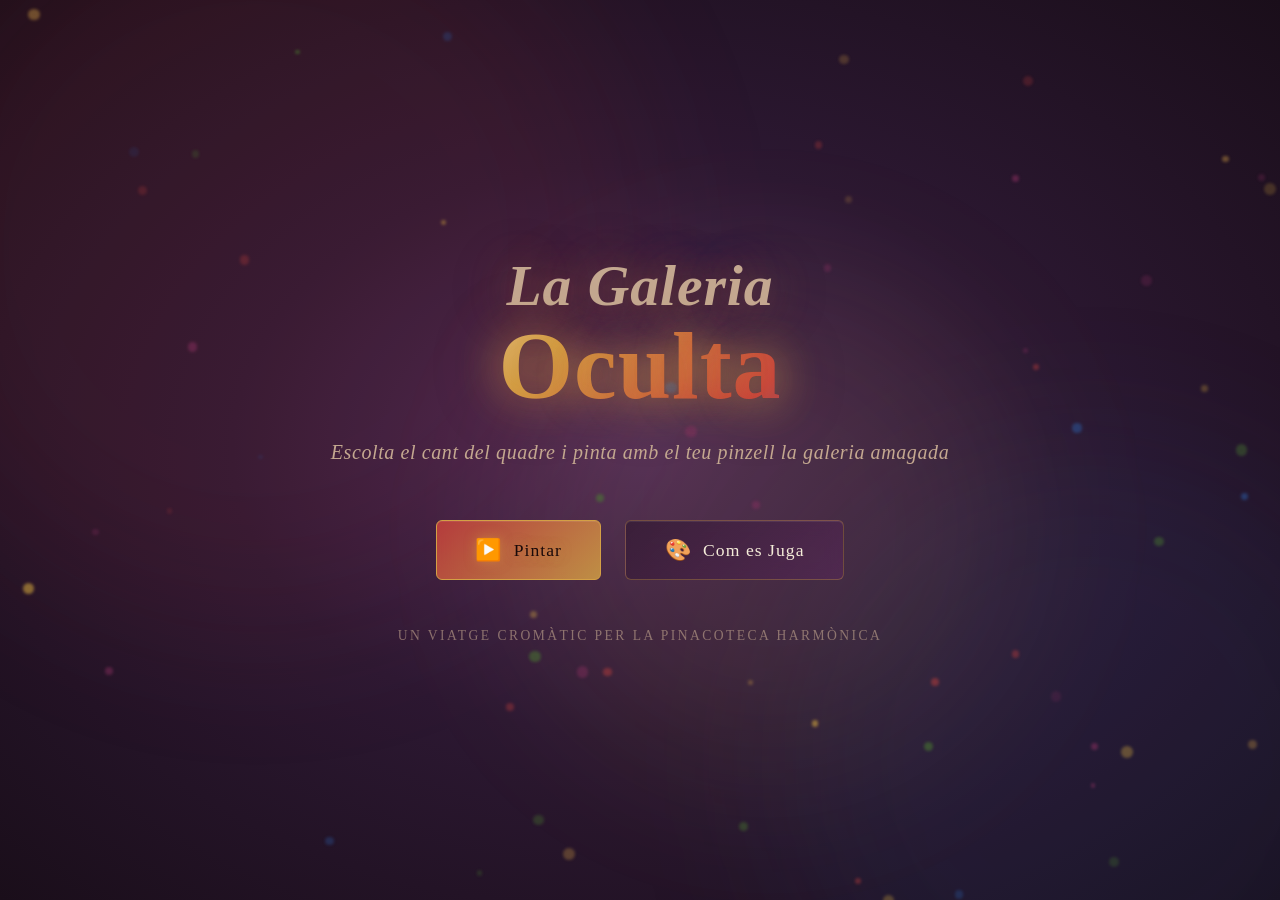
<file: 1.Dictados melódicos/Llenc-Harmonic/index.html>
<!DOCTYPE html>
<html lang="ca">
<head>
  <meta charset="UTF-8" />
  <meta name="viewport" content="width=device-width, initial-scale=1.0" />
  <title>La Galeria Oculta</title>
  <link rel="stylesheet" href="style.css" />
</head>
<body>

  <div id="cosmos">
    <div class="taca taca-1"></div>
    <div class="taca taca-2"></div>
    <div class="taca taca-3"></div>
    <div id="estrelles-fons"></div>
  </div>

  <section id="pantalla-landing" class="pantalla activa">
    <div class="landing-content">
      <h1 class="titol-principal">
        <span class="titol-fila-1">La Galeria</span>
        <span class="titol-fila-2">Oculta</span>
      </h1>
      <p class="subtitol">Escolta el cant del quadre i pinta amb el teu pinzell la galeria amagada</p>
      <div class="botons-landing">
        <button class="boto-mistic boto-primari" data-accio="iniciar">
          <span class="boto-icona">▶️</span>
          <span class="boto-text">Pintar</span>
        </button>
        <button class="boto-mistic boto-secundari" data-accio="tutorial">
          <span class="boto-icona">🎨</span>
          <span class="boto-text">Com es Juga</span>
        </button>
      </div>
      <p class="peu-landing">Un viatge cromàtic per la pinacoteca harmònica</p>
    </div>
  </section>

  <section id="pantalla-tutorial" class="pantalla">
    <div class="tutorial-content">
      <h2 class="titol-secundari">Com Revelar les Obres</h2>
      <div class="passos-tutorial">
        <article class="pas-tutorial">
          <div class="pas-numero">1</div>
          <div class="pas-icona">🎵</div>
          <h3>Escolta el Quadre</h3>
          <p>Prem la paleta perquè soni la nota cristal·lina del color amagat al llenç.</p>
        </article>
        <article class="pas-tutorial">
          <div class="pas-numero">2</div>
          <div class="pas-icona">🖌️</div>
          <h3>Calcula l'Alçada</h3>
          <p>Dóna un cop de pinzell a l'alçada exacta on creus que correspon el so escoltat.</p>
        </article>
        <article class="pas-tutorial">
          <div class="pas-numero">3</div>
          <div class="pas-icona">🖼️</div>
          <h3>Revela l'Obra Mestra</h3>
          <p>Si encertes, un tros del quadre famós es desvela sota el llenç en blanc. Pinta-ho tot per veure-la sencera.</p>
        </article>
      </div>
      <div class="tutorial-extra">
        <p><span class="dau-extra">🎨 Pinzells:</span> tens tres pinzells. Cada error en consumeix un i taca el llenç.</p>
        <p><span class="dau-extra">🖼️ Progrés:</span> supera una galeria per desbloquejar la següent fins arribar a Mestre Pintor.</p>
      </div>
      <button class="boto-mistic boto-primari" data-accio="tutorial-fet">
        <span class="boto-text">Entès!</span>
      </button>
    </div>
  </section>

  <section id="pantalla-nivells" class="pantalla">
    <div class="nivells-content">
      <header class="capçalera-nivells">
        <button class="boto-tornar boto-tornar-fort" data-accio="tornar-landing">
          <span class="tornar-fletxa">←</span>
          <span class="tornar-text">Menú Principal</span>
        </button>
        <h2 class="titol-secundari">La Pinacoteca</h2>
        <button class="boto-tornar" data-accio="reset-progres" title="Reiniciar progrés">↺ Reiniciar</button>
      </header>
      <p class="instruccio-nivells">Selecciona una obra per pintar</p>
      <div id="graella-nivells"></div>
      <div class="llegenda-fases">
        <div><span class="punt-fase fase-1"></span> Aprenent (1–4)</div>
        <div><span class="punt-fase fase-2"></span> Artista (5–8)</div>
        <div><span class="punt-fase fase-3"></span> Mestre (9–12)</div>
        <div><span class="punt-fase fase-4"></span> Mestre Pintor (13–15)</div>
      </div>
    </div>
  </section>

  <section id="pantalla-joc" class="pantalla">
    <header class="hud-superior">
      <button class="boto-tornar" data-accio="tornar-base">⟵ Tornar a l'Estudi</button>
      <div class="info-nivell">
        <span class="etiqueta-nivell">Obra</span>
        <span id="hud-nivell">1</span>
        <span class="fase-nivell" id="hud-fase">Aprenent</span>
      </div>
      <div class="info-energia">
        <span class="etiqueta-energia">Pinzells</span>
        <span id="hud-vides">🖌️ 🖌️ 🖌️</span>
      </div>
    </header>

    <main class="joc-area">
      <aside class="zona-cant">
        <button id="boto-escoltar" class="boto-cant">
          <span class="cant-icon">🎨</span>
          <span class="cant-text">Escoltar Color</span>
          <span class="cant-subtext">de la Paleta</span>
        </button>
        <div class="progres-ronda">
          <span class="ronda-etiqueta">Pinzellades</span>
          <div id="progres-rondes"></div>
        </div>
        <div id="missatge-feedback" class="missatge-feedback"></div>
      </aside>

      <section class="zona-pentagrama">
        <canvas id="canvas-llens" width="800" height="360"></canvas>
      </section>
    </main>

    <div id="modal-final" class="modal-final ocult">
      <div class="modal-contingut">
        <h3 id="modal-titol"></h3>
        <p id="modal-text"></p>
        <div class="modal-botons">
          <button class="boto-mistic boto-secundari" data-accio="modal-mapa">Pinacoteca</button>
          <button class="boto-mistic boto-primari" id="boto-modal-principal"></button>
        </div>
      </div>
    </div>
  </section>

  <script src="game.js"></script>
</body>
</html>
</file>
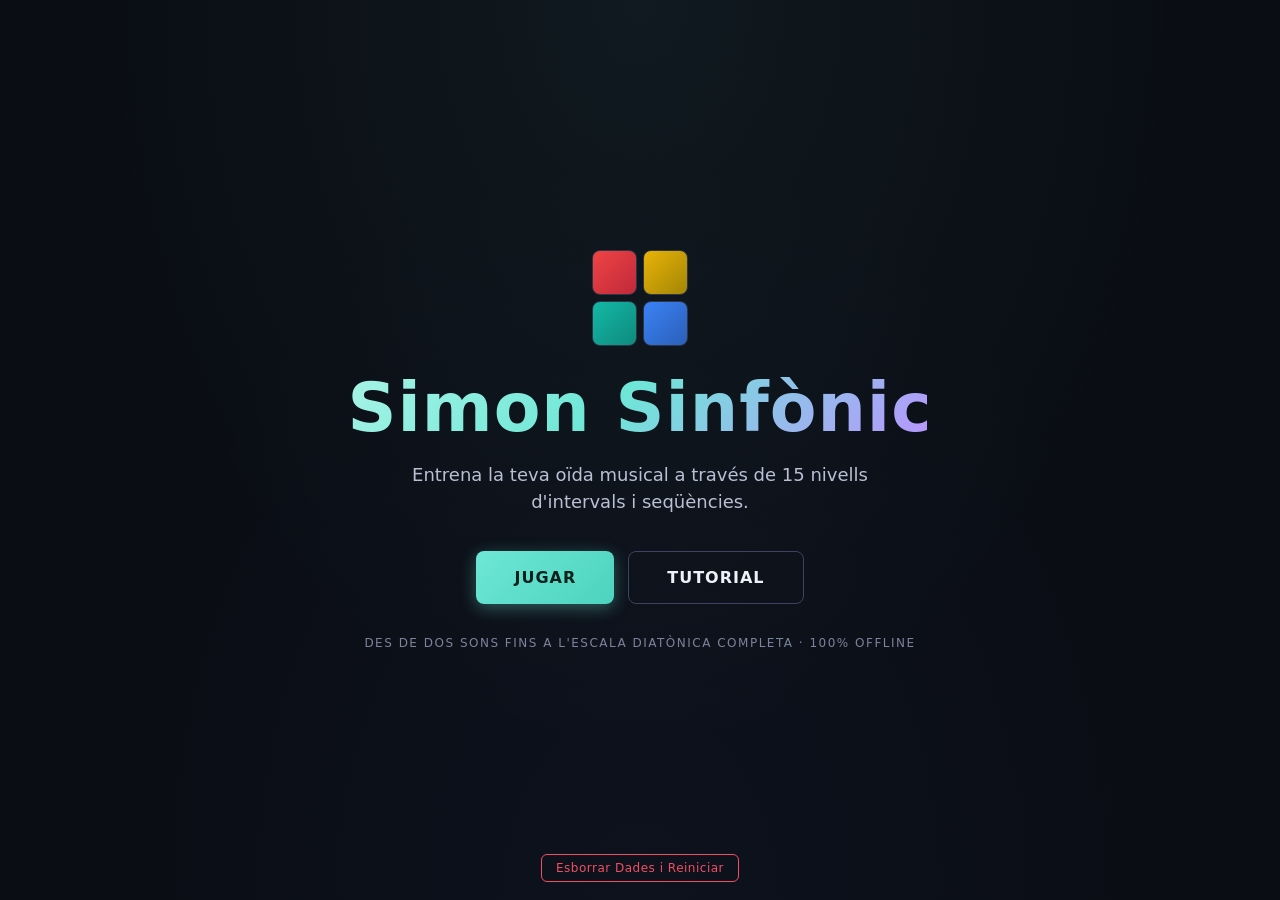
<file: 1.Dictados melódicos/Simon Simfònic/index.html>
<!DOCTYPE html>
<html lang="ca">
<head>
  <meta charset="UTF-8" />
  <meta name="viewport" content="width=device-width, initial-scale=1.0" />
  <title>Simon Sinfònic</title>
  <link rel="stylesheet" href="style.css" />
</head>
<body>

  <!-- ================= LANDING ================= -->
  <section id="screen-landing" class="screen">
    <div class="hero">
      <div class="hero-mark" aria-hidden="true">
        <span></span><span></span><span></span><span></span>
      </div>
      <h1 class="hero-title">Simon Sinfònic</h1>
      <p class="hero-tagline">Entrena la teva oïda musical a través de 15 nivells d'intervals i seqüències.</p>
      <div class="hero-actions">
        <button id="btn-play" class="primary-btn-lg" type="button">Jugar</button>
        <button id="btn-tutorial" class="secondary-btn-lg" type="button">Tutorial</button>
      </div>
      <p class="hero-hint">Des de dos sons fins a l'escala diatònica completa · 100% offline</p>
    </div>
    <footer class="landing-footer">
      <button id="btn-reset-all" class="danger-btn" type="button">Esborrar Dades i Reiniciar</button>
    </footer>
  </section>

  <!-- ================= SELECTOR DE NIVELLS ================= -->
  <section id="screen-selector" class="screen hidden">
    <header class="sub-header">
      <button class="nav-back" data-target="landing" type="button">← Menú</button>
      <h2>Selector de Nivells</h2>
      <div class="sub-header-meta" id="selector-meta">0/20 superats</div>
    </header>
    <div class="selector-legend">
      <span class="legend-chip done">Superat</span>
      <span class="legend-chip current">Disponible</span>
      <span class="legend-chip locked">Bloquejat</span>
    </div>
    <div id="level-grid" class="level-grid"></div>
  </section>

  <!-- ================= TUTORIAL ================= -->
  <section id="screen-tutorial" class="screen hidden">
    <header class="sub-header">
      <button class="nav-back" data-target="landing" type="button">← Menú</button>
      <h2>Tutorial Interactiu</h2>
      <div class="sub-header-meta"><span id="tutorial-step-num">1</span>/<span id="tutorial-step-total">5</span></div>
    </header>

    <div class="tutorial-wrap">
      <div class="tutorial-narration">
        <h3 id="tutorial-title">Benvingut!</h3>
        <p id="tutorial-body">Text del pas...</p>
        <div id="tutorial-feedback" class="tutorial-feedback"></div>
      </div>

      <div class="tutorial-game-area">
        <svg id="tutorial-board" viewBox="-200 -200 400 400" aria-label="Tauler del tutorial"></svg>
        <div class="center-hub tutorial-hub">
          <div id="tutorial-center-label">DEMO</div>
        </div>
      </div>

      <div class="tutorial-controls">
        <button id="tut-prev" class="secondary-btn" type="button" disabled>← Anterior</button>
        <button id="tut-action" class="primary-btn" type="button">Continuar</button>
        <button id="tut-next" class="secondary-btn" type="button" disabled>Següent →</button>
      </div>
    </div>
  </section>

  <!-- ================= JOC ================= -->
  <section id="screen-game" class="screen hidden">
    <header class="app-header">
      <div class="app-header-top">
        <button class="nav-back" data-target="selector" type="button">← Selector</button>
        <h1>Simon Sinfònic</h1>
        <div class="spacer"></div>
      </div>
      <div class="stats">
        <div class="stat">
          <span class="stat-label">Nivell</span>
          <span class="stat-value" id="level-display">1/20</span>
        </div>
        <div class="stat">
          <span class="stat-label">Ronda</span>
          <span class="stat-value" id="round-display">1/4</span>
        </div>
        <div class="stat">
          <span class="stat-label">Fase</span>
          <span class="stat-value" id="phase-display">Iniciació</span>
        </div>
      </div>
    </header>

    <main class="app-main">
      <div class="message-panel">
        <p id="status-message" role="status" aria-live="polite">Prem «Començar» per iniciar la seqüència</p>
        <button id="replay-btn" class="replay-btn hidden" type="button">↩ Repetir seqüència</button>
      </div>
      <div class="timer-bar hidden" id="timer-bar" aria-hidden="true">
        <div class="timer-fill" id="timer-fill"></div>
      </div>

      <div class="game-area">
        <svg id="game-board" viewBox="-200 -200 400 400" aria-label="Tauler de joc"></svg>
        <div class="center-hub">
          <button id="start-btn" class="primary-btn" type="button">Començar</button>
        </div>
      </div>

      <div class="progress-panel">
        <div class="progress-label">Progrés global</div>
        <div class="progress-track">
          <div class="progress-fill" id="progress-fill"></div>
        </div>
        <div class="progress-steps" id="progress-steps"></div>
      </div>
      <p class="keyboard-hint" aria-hidden="true">
        Teclat: <kbd>A</kbd>·<kbd>S</kbd>·<kbd>D</kbd>·<kbd>F</kbd>·<kbd>G</kbd>·<kbd>H</kbd>·<kbd>J</kbd>·<kbd>K</kbd> · <kbd>R</kbd> repetir
      </p>
    </main>
  </section>

  <!-- ================= MODAL ================= -->
  <div id="modal-overlay" class="modal-overlay hidden" role="dialog" aria-modal="true" aria-labelledby="modal-message">
    <div class="modal-box">
      <p id="modal-message" class="modal-message"></p>
      <div class="modal-actions">
        <button id="modal-confirm" class="danger-btn" type="button">Confirmar</button>
        <button id="modal-cancel"  class="secondary-btn" type="button">Cancel·lar</button>
      </div>
    </div>
  </div>

  <script src="game.js"></script>
</body>
</html>
</file>
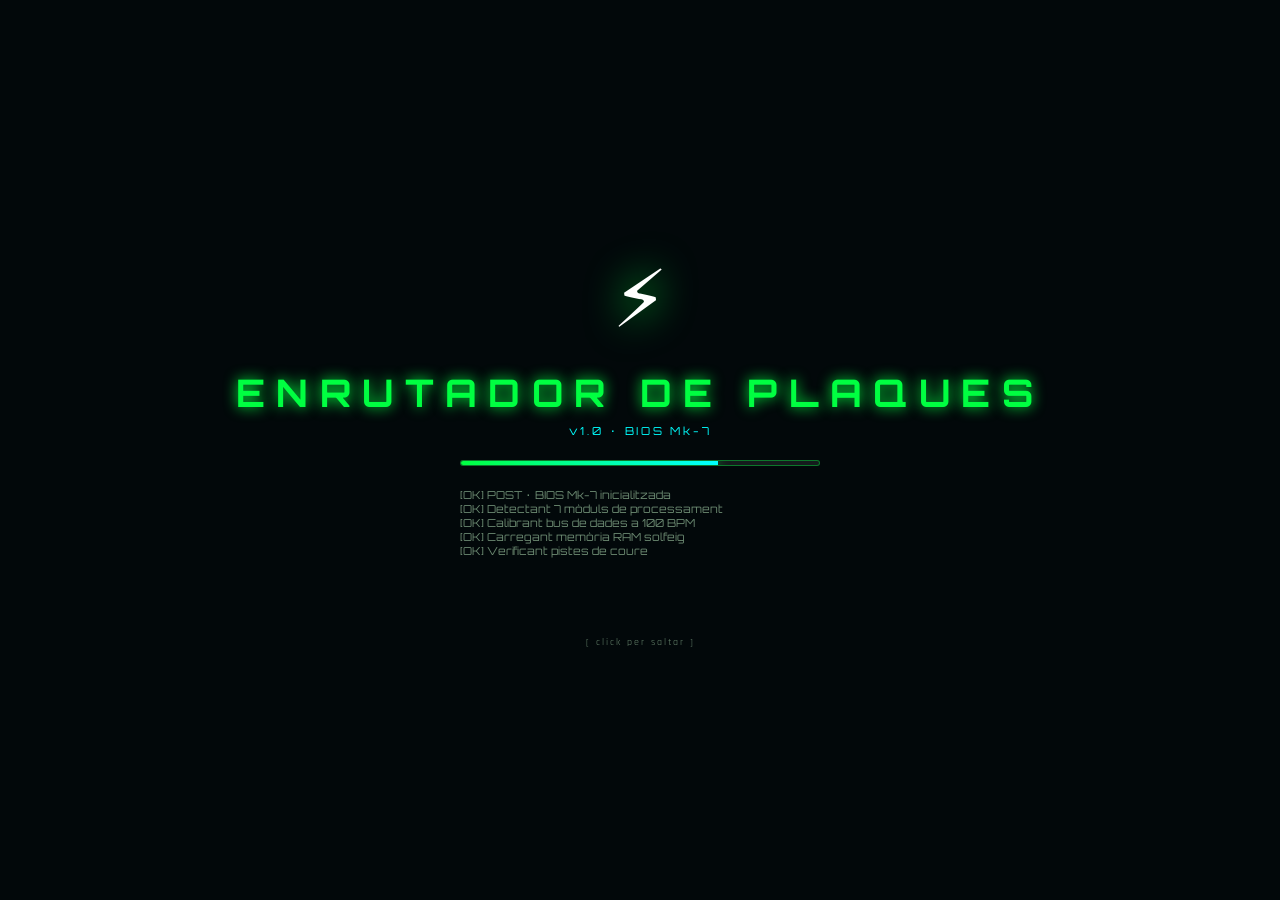
<file: 1.Visualizacion de Notas/EnrutadorDePlaques/index.html>
<!DOCTYPE html>
<html lang="ca">
<head>
  <meta charset="UTF-8" />
  <meta name="viewport" content="width=device-width, initial-scale=1.0" />
  <title>ENRUTADOR DE PLAQUES · PCB Solfeig</title>
  <link rel="preconnect" href="https://fonts.googleapis.com">
  <link rel="preconnect" href="https://fonts.gstatic.com" crossorigin>
  <link href="https://fonts.googleapis.com/css2?family=Orbitron:wght@500;700;900&family=Rajdhani:wght@500;600;700&family=JetBrains+Mono:wght@400;700&display=swap" rel="stylesheet">
  <link rel="stylesheet" href="styles.css" />
</head>
<body>
  <!-- ====== FONS · PCB ====== -->
  <div id="pcb-bg" class="pcb-bg"></div>
  <div id="pcb-vignette" class="pcb-vignette"></div>

  <canvas id="matrix"></canvas>
  <div id="scanlines"></div>
  <div id="solder"></div>

  <!-- BOOT -->
  <section id="boot" class="boot active">
    <div class="boot-inner">
      <div class="boot-logo">⚡</div>
      <h1 class="boot-title">ENRUTADOR DE PLAQUES</h1>
      <div class="boot-version">v1.0 · BIOS Mk-7</div>
      <div class="boot-bar"><div class="boot-fill" id="boot-fill"></div></div>
      <pre class="boot-log" id="boot-log"></pre>
      <div class="boot-skip">[ click per saltar ]</div>
    </div>
  </section>

  <button id="cog-btn" class="cog-btn" title="Configuració">⚙</button>
  <div id="ach-toast" class="ach-toast"></div>

  <!-- LANDING -->
  <section id="screen-landing" class="screen active">
    <div class="landing-wrap">
      <div class="kanji-floater">⌬</div>
      <h1 class="title-neon" data-text="ENRUTADOR">
        <span class="t-shadow">ENRUTADOR</span>
        <span class="t-front">ENRUTADOR</span>
      </h1>
      <p class="subtitle">PCB · TECNOLOGIA · SOLFEIG</p>
      <p class="tagline">Coure · Xips · Notes</p>

      <div class="cta">
        <button class="btn btn-primary magnetic" data-go="levels">
          <span class="btn-icon">▶</span>
          <span class="btn-label">INICIAR SISTEMA</span>
        </button>
        <button class="btn btn-secondary magnetic" data-go="tutorial">
          <span class="btn-icon">📖</span>
          <span class="btn-label">MANUAL TÈCNIC</span>
        </button>
      </div>

      <footer class="landing-footer">
        <span>v1.0</span>
        <span class="blink">●</span>
        <span>SISTEMA EN LÍNIA</span>
      </footer>
    </div>
  </section>

  <!-- TUTORIAL -->
  <section id="screen-tutorial" class="screen">
    <div class="panel glass tut-panel">
      <header class="panel-head">
        <h2>📖 MANUAL TÈCNIC</h2>
        <div class="tut-controls">
          <span id="tut-step-label" class="tut-step-label">PAS 1 / 8</span>
          <button class="btn-ghost" id="tut-skip">SALTAR ↦</button>
          <button class="btn-ghost" data-go="landing">← Sortir</button>
        </div>
      </header>
      <div class="tut-room">
        <div class="tut-chef-side">
          <div class="tut-chef-wrap">
            <div class="chef-aura tut-aura"></div>
            <div id="tut-chef" class="chef tut-chef-img coach-svg"></div>
          </div>
          <div class="tut-bubble">
            <div class="tut-bubble-name">ENG. ZERO · ⚡</div>
            <div class="tut-bubble-text" id="tut-text">Carregant...</div>
            <button class="btn btn-primary tut-next-btn" id="tut-next" style="display:none">SEGÜENT ▶</button>
          </div>
        </div>
        <div class="tut-stage-area">
          <div class="tut-mini-belt">
            <div class="tut-mini-rail"></div>
            <div class="tut-mini-pattern"></div>
            <div class="tut-plate-slot" id="tut-plate-slot"></div>
            <div class="tut-mini-trash">
              <div class="tut-mini-trash-mouth"></div>
              <span>ABISME DADES</span>
            </div>
          </div>
          <div class="tut-mini-tubes" id="tut-mini-tubes"></div>
        </div>
      </div>
    </div>
  </section>

  <!-- SELECTOR -->
  <section id="screen-levels" class="screen">
    <div class="panel glass wide">
      <header class="panel-head">
        <h2>⚙ PROCESSOS PROGRAMATS</h2>
        <button class="btn-ghost" data-go="landing">← Tornar</button>
      </header>
      <p class="panel-sub">Tria un procés. Completa'l per desblocar el següent.</p>
      <div id="level-grid" class="level-grid"></div>
      <div class="level-legend">
        <span><i class="dot dot-easy"></i> 1-4 · Escala 1a meitat (DO·RE·MI)</span>
        <span><i class="dot dot-easy"></i> 5-8 · Escala 2a meitat (FA·SOL·LA·SI)</span>
        <span><i class="dot dot-mid"></i> 9-12 · Escala DO Major</span>
        <span><i class="dot dot-hard"></i> 13-16 · + Aguts · Atac DDoS</span>
        <button class="btn-ghost danger" id="reset-progress">↺ Reiniciar progrés</button>
      </div>
    </div>
  </section>

  <!-- GAMEPLAY -->
  <section id="screen-game" class="screen game-screen">
    <header id="hud">
      <div class="hud-cell"><span class="hud-label">PROCÉS</span><span class="hud-val" id="hud-level">01</span></div>
      <div class="hud-cell"><span class="hud-label">PUNTS</span><div class="odometer" id="hud-score" data-value="0"></div></div>
      <div class="hud-cell"><span class="hud-label">FUSIBLES</span><span class="hud-val" id="hud-lives">●●●●●</span></div>
      <div class="hud-cell"><span class="hud-label">PAQUETS</span><span class="hud-val"><span id="hud-done">0</span>/<span id="hud-target">10</span></span></div>
      <div class="hud-cell hud-vol"><span class="hud-label">MÚSICA ♫</span><input type="range" id="hud-music" class="hud-slider" min="0" max="100"/></div>
      <button class="btn-ghost" id="pause-game" title="Pausa (P)">❚❚ Pausa</button>
      <button class="btn-ghost" id="quit-game">✕ Sortir</button>
    </header>

    <div id="kitchen">
      <div id="chef-host">
        <div class="chef-aura"></div>
        <div id="chef" class="chef neutral coach-svg"></div>
        <div class="chef-base"></div>
      </div>
      <div id="led-strip-top"></div>
      <div id="belt">
        <div id="belt-rail"></div>
        <div id="belt-pattern"></div>
        <canvas id="particles"></canvas>
        <div id="plates-layer"></div>
        <div id="trash">
          <div class="trash-mouth"></div>
          <span>ABISME DADES</span>
        </div>
        <div id="arm">
          <div class="arm-stem"></div>
          <div class="arm-claw">⌬</div>
        </div>
      </div>
      <div id="led-strip-bot"></div>
      <div id="tubes"></div>
    </div>

    <div id="combo-pop"></div>
    <div id="flash"></div>

    <div id="overlay" class="overlay hidden">
      <div class="overlay-card glass">
        <h2 id="ov-title">PAUSA</h2>
        <p id="ov-text"></p>
        <div class="ov-stats" id="ov-stats"></div>
        <div class="ov-actions">
          <button class="btn btn-secondary" id="ov-retry">↻ TORNAR-HO A PROVAR</button>
          <button class="btn btn-primary" id="ov-next">▶ SEGÜENT PROCÉS</button>
          <button class="btn-ghost" id="ov-menu">SELECTOR DE PROCESSOS</button>
        </div>
      </div>
    </div>

    <div id="countdown" class="hidden"><span id="cd-num">3</span></div>

    <div id="pause-overlay" class="overlay hidden">
      <div class="overlay-card glass">
        <h2>❚❚ PAUSA</h2>
        <p>Sistema en pausa. Prem RESUME o la tecla P per continuar.</p>
        <div class="ov-actions">
          <button class="btn btn-primary" id="resume-game">▶ RESUME</button>
          <button class="btn btn-secondary" id="pause-quit">SORTIR</button>
        </div>
      </div>
    </div>
  </section>

  <div id="settings-panel" class="overlay hidden">
    <div class="overlay-card glass">
      <h2>⚙ CONFIGURACIÓ</h2>
      <div class="settings-grid">
        <div class="setting-row"><label>Volum música</label><input type="range" id="vol-music" min="0" max="100" value="35"/><span class="vol-val" id="vol-music-val">35</span></div>
        <div class="setting-row"><label>Volum efectes</label><input type="range" id="vol-sfx" min="0" max="100" value="80"/><span class="vol-val" id="vol-sfx-val">80</span></div>
        <div class="setting-row"><label>So de la nota a l'encert</label><input type="checkbox" id="opt-tones" checked/></div>
        <div class="setting-row"><label>Mode daltònic (alt contrast)</label><input type="checkbox" id="opt-cb"/></div>
        <div class="setting-row"><label>Música ambient</label><input type="checkbox" id="opt-music" checked/></div>
      </div>
      <div class="ov-actions">
        <button class="btn btn-primary" id="settings-close">Tornar</button>
      </div>
    </div>
  </div>

  <script src="game.js"></script>
</body>
</html>
</file>
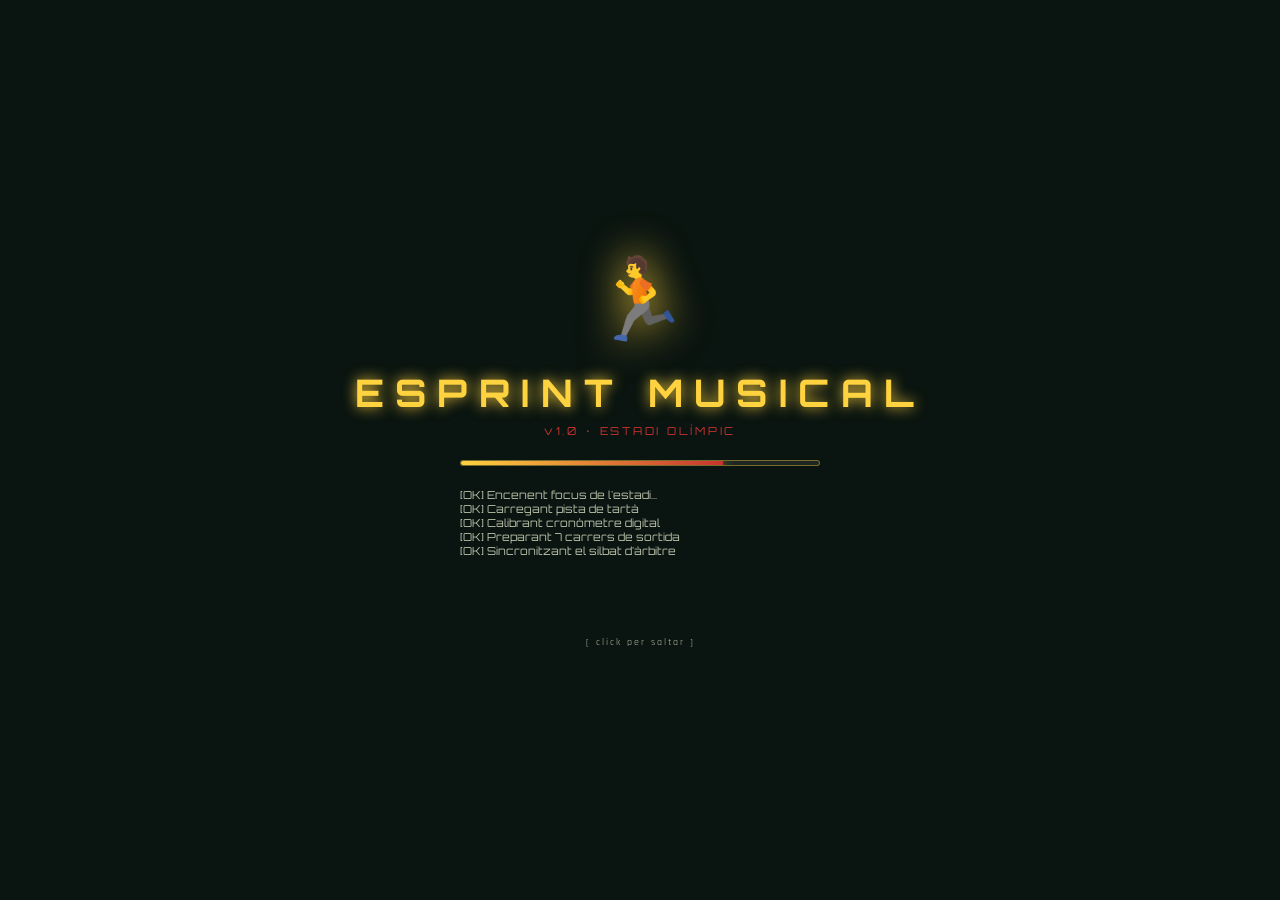
<file: 1.Visualizacion de Notas/EsprintMusical/index.html>
<!DOCTYPE html>
<html lang="ca">
<head>
  <meta charset="UTF-8" />
  <meta name="viewport" content="width=device-width, initial-scale=1.0" />
  <title>ESPRINT MUSICAL · Estadi del Solfeig</title>
  <link rel="preconnect" href="https://fonts.googleapis.com">
  <link rel="preconnect" href="https://fonts.gstatic.com" crossorigin>
  <link href="https://fonts.googleapis.com/css2?family=Orbitron:wght@500;700;900&family=Rajdhani:wght@500;600;700&display=swap" rel="stylesheet">
  <link rel="stylesheet" href="styles.css" />
</head>
<body>
  <!-- ====== FONS · ESTADI ====== -->
  <div id="stadium-bg" class="stadium-bg"></div>
  <div id="stadium-vignette" class="stadium-vignette"></div>

  <canvas id="dust"></canvas>
  <div id="scanlines"></div>
  <div id="heat"></div>

  <!-- ====== BOOT SEQUENCE ====== -->
  <section id="boot" class="boot active">
    <div class="boot-inner">
      <div class="boot-logo">🏃</div>
      <h1 class="boot-title">ESPRINT MUSICAL</h1>
      <div class="boot-version">v1.0 · ESTADI OLÍMPIC</div>
      <div class="boot-bar"><div class="boot-fill" id="boot-fill"></div></div>
      <pre class="boot-log" id="boot-log"></pre>
      <div class="boot-skip">[ click per saltar ]</div>
    </div>
  </section>

  <!-- ====== BOTÓ CONFIG GLOBAL ====== -->
  <button id="cog-btn" class="cog-btn" title="Configuració">⚙</button>

  <!-- ====== ACHIEVEMENT TOAST ====== -->
  <div id="ach-toast" class="ach-toast"></div>

  <!-- ======================================================== -->
  <!-- PANTALLA 1 · LANDING                                      -->
  <!-- ======================================================== -->
  <section id="screen-landing" class="screen active">
    <div class="landing-wrap">
      <div class="kanji-floater">🏟</div>
      <h1 class="title-neon" data-text="ESPRINT MUSICAL">
        <span class="t-shadow">ESPRINT MUSICAL</span>
        <span class="t-front">ESPRINT MUSICAL</span>
      </h1>
      <p class="subtitle">PISTA · ATLETISME · SOLFEIG</p>
      <p class="tagline">Cronòmetre · Carrers · Notes</p>

      <div class="cta">
        <button class="btn btn-primary magnetic" data-go="levels">
          <span class="btn-icon">▶</span>
          <span class="btn-label">A LA PISTA</span>
        </button>
        <button class="btn btn-secondary magnetic" data-go="tutorial">
          <span class="btn-icon">📖</span>
          <span class="btn-label">REGLAMENT · TUTORIAL</span>
        </button>
      </div>

      <footer class="landing-footer">
        <span>v1.0</span>
        <span class="blink">●</span>
        <span>ESTADI OBERT</span>
      </footer>
    </div>
  </section>

  <!-- ======================================================== -->
  <!-- PANTALLA 2 · TUTORIAL INTERACTIU                          -->
  <!-- ======================================================== -->
  <section id="screen-tutorial" class="screen">
    <div class="panel glass tut-panel">
      <header class="panel-head">
        <h2>📖 REGLAMENT INTERACTIU</h2>
        <div class="tut-controls">
          <span id="tut-step-label" class="tut-step-label">PAS 1 / 8</span>
          <button class="btn-ghost" id="tut-skip">SALTAR ↦</button>
          <button class="btn-ghost" data-go="landing">← Sortir</button>
        </div>
      </header>

      <div class="tut-room">
        <div class="tut-chef-side">
          <div class="tut-chef-wrap">
            <div class="chef-aura tut-aura"></div>
            <div id="tut-chef" class="chef tut-chef-img coach-svg"></div>
          </div>
          <div class="tut-bubble">
            <div class="tut-bubble-name">ENTRENADOR MARC · 🏆</div>
            <div class="tut-bubble-text" id="tut-text">Carregant...</div>
            <button class="btn btn-primary tut-next-btn" id="tut-next" style="display:none">SEGÜENT ▶</button>
          </div>
        </div>

        <div class="tut-stage-area">
          <div class="tut-mini-belt">
            <div class="tut-mini-rail"></div>
            <div class="tut-mini-pattern"></div>
            <div class="tut-plate-slot" id="tut-plate-slot"></div>
            <div class="tut-mini-trash">
              <div class="tut-mini-trash-mouth"></div>
              <span>META FALLIDA</span>
            </div>
          </div>
          <div class="tut-mini-tubes" id="tut-mini-tubes"></div>
        </div>
      </div>
    </div>
  </section>

  <!-- ======================================================== -->
  <!-- PANTALLA 3 · SELECTOR DE CURSES                           -->
  <!-- ======================================================== -->
  <section id="screen-levels" class="screen">
    <div class="panel glass wide">
      <header class="panel-head">
        <h2>🏃 CURSES PROGRAMADES</h2>
        <button class="btn-ghost" data-go="landing">← Tornar</button>
      </header>
      <p class="panel-sub">Tria una cursa. Completa-la per desblocar la següent.</p>
      <div id="level-grid" class="level-grid"></div>
      <div class="level-legend">
        <span><i class="dot dot-easy"></i> 1-4 · Línies (MI·SOL·SI)</span>
        <span><i class="dot dot-easy"></i> 5-8 · Espais (DO·FA·LA)</span>
        <span><i class="dot dot-mid"></i> 9-12 · Escala DO Major</span>
        <span><i class="dot dot-hard"></i> 13-16 · + Aguts · Relleus</span>
        <button class="btn-ghost danger" id="reset-progress">↺ Reiniciar progrés</button>
      </div>
    </div>
  </section>

  <!-- ======================================================== -->
  <!-- PANTALLA 4 · GAMEPLAY                                     -->
  <!-- ======================================================== -->
  <section id="screen-game" class="screen game-screen">
    <header id="hud">
      <div class="hud-cell">
        <span class="hud-label">CURSA</span>
        <span class="hud-val" id="hud-level">01</span>
      </div>
      <div class="hud-cell">
        <span class="hud-label">PUNTS</span>
        <div class="odometer" id="hud-score" data-value="0"></div>
      </div>
      <div class="hud-cell">
        <span class="hud-label">ENERGIES</span>
        <span class="hud-val" id="hud-lives">●●●●●</span>
      </div>
      <div class="hud-cell">
        <span class="hud-label">DORSALS</span>
        <span class="hud-val"><span id="hud-done">0</span>/<span id="hud-target">10</span></span>
      </div>
      <div class="hud-cell hud-vol">
        <span class="hud-label">MÚSICA ♫</span>
        <input type="range" id="hud-music" class="hud-slider" min="0" max="100"/>
      </div>
      <button class="btn-ghost" id="pause-game" title="Pausa (P)">❚❚ Pausa</button>
      <button class="btn-ghost" id="quit-game">✕ Sortir</button>
    </header>

    <div id="kitchen">
      <div id="chef-host">
        <div class="chef-aura"></div>
        <div class="chef-flip"><div id="chef" class="chef neutral coach-svg"></div></div>
        <div class="chef-base"></div>
      </div>
      <div id="led-strip-top"></div>
      <div id="belt">
        <div id="belt-rail"></div>
        <div id="belt-pattern"></div>
        <canvas id="particles"></canvas>
        <div id="plates-layer"></div>
        <div id="trash">
          <div class="trash-mouth"></div>
          <span>META FALLIDA</span>
        </div>
        <div id="arm">
          <div class="arm-stem"></div>
          <div class="arm-claw">⌬</div>
        </div>
      </div>
      <div id="led-strip-bot"></div>
      <div id="tubes"></div>
    </div>

    <div id="combo-pop"></div>
    <div id="flash"></div>

    <!-- Pause / End overlay -->
    <div id="overlay" class="overlay hidden">
      <div class="overlay-card glass">
        <h2 id="ov-title">PAUSA</h2>
        <p id="ov-text"></p>
        <div class="ov-stats" id="ov-stats"></div>
        <div class="ov-actions">
          <button class="btn btn-secondary" id="ov-retry">↻ TORNAR-HO A PROVAR</button>
          <button class="btn btn-primary" id="ov-next">▶ SEGÜENT CURSA</button>
          <button class="btn-ghost" id="ov-menu">SELECTOR DE CURSES</button>
        </div>
      </div>
    </div>

    <div id="countdown" class="hidden"><span id="cd-num">3</span></div>

    <!-- Overlay de pausa -->
    <div id="pause-overlay" class="overlay hidden">
      <div class="overlay-card glass">
        <h2>❚❚ PAUSA</h2>
        <p>Cursa aturada. Prem RESUME o la tecla P per continuar.</p>
        <div class="ov-actions">
          <button class="btn btn-primary" id="resume-game">▶ RESUME</button>
          <button class="btn btn-secondary" id="pause-quit">SORTIR</button>
        </div>
      </div>
    </div>
  </section>

  <!-- ====== PANELL DE CONFIGURACIÓ ====== -->
  <div id="settings-panel" class="overlay hidden">
    <div class="overlay-card glass">
      <h2>⚙ CONFIGURACIÓ</h2>
      <div class="settings-grid">
        <div class="setting-row">
          <label>Volum música</label>
          <input type="range" id="vol-music" min="0" max="100" value="35"/>
          <span class="vol-val" id="vol-music-val">35</span>
        </div>
        <div class="setting-row">
          <label>Volum efectes</label>
          <input type="range" id="vol-sfx" min="0" max="100" value="80"/>
          <span class="vol-val" id="vol-sfx-val">80</span>
        </div>
        <div class="setting-row">
          <label>So de la nota a l'encert</label>
          <input type="checkbox" id="opt-tones" checked/>
        </div>
        <div class="setting-row">
          <label>Mode daltònic (alt contrast)</label>
          <input type="checkbox" id="opt-cb"/>
        </div>
        <div class="setting-row">
          <label>Música ambient</label>
          <input type="checkbox" id="opt-music" checked/>
        </div>
      </div>
      <div class="ov-actions">
        <button class="btn btn-primary" id="settings-close">Tornar</button>
      </div>
    </div>
  </div>

  <script src="game.js"></script>
</body>
</html>
</file>
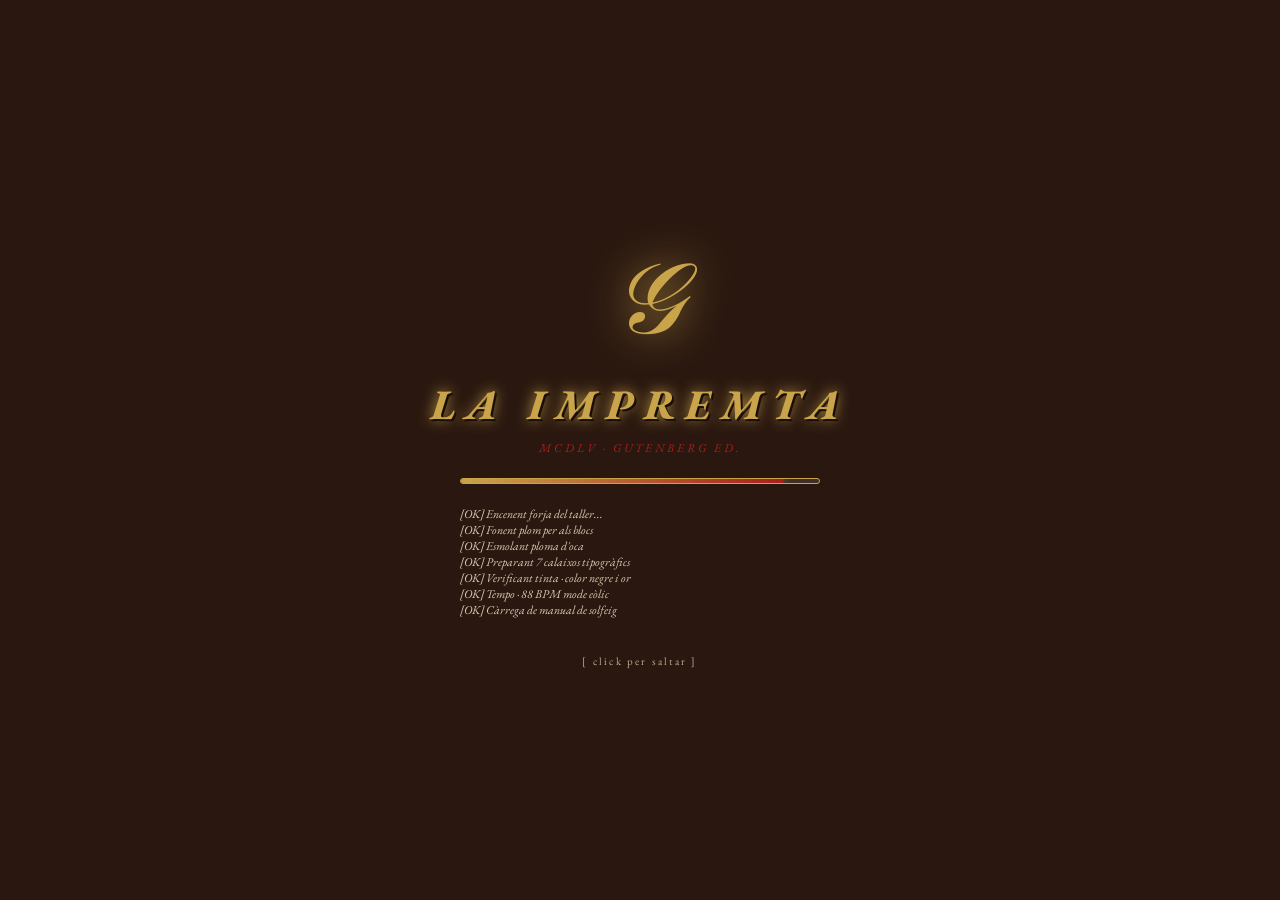
<file: 1.Visualizacion de Notas/LaImpremta/index.html>
<!DOCTYPE html>
<html lang="ca">
<head>
  <meta charset="UTF-8" />
  <meta name="viewport" content="width=device-width, initial-scale=1.0" />
  <title>LA IMPREMTA CLÀSSICA · Tipografia del Solfeig</title>
  <link rel="preconnect" href="https://fonts.googleapis.com">
  <link rel="preconnect" href="https://fonts.gstatic.com" crossorigin>
  <link href="https://fonts.googleapis.com/css2?family=EB+Garamond:ital,wght@0,400;0,700;0,800;1,400;1,700&family=Cinzel:wght@600;800;900&display=swap" rel="stylesheet">
  <link rel="stylesheet" href="styles.css" />
</head>
<body>
  <!-- ====== FONS · PERGAMÍ ====== -->
  <div id="parch-bg" class="parch-bg"></div>
  <div id="parch-vignette" class="parch-vignette"></div>

  <canvas id="ink"></canvas>
  <div id="grain"></div>
  <div id="caligraphy"></div>

  <!-- BOOT -->
  <section id="boot" class="boot active">
    <div class="boot-inner">
      <div class="boot-logo">𝒢</div>
      <h1 class="boot-title">LA IMPREMTA</h1>
      <div class="boot-version">MCDLV · GUTENBERG ED.</div>
      <div class="boot-bar"><div class="boot-fill" id="boot-fill"></div></div>
      <pre class="boot-log" id="boot-log"></pre>
      <div class="boot-skip">[ click per saltar ]</div>
    </div>
  </section>

  <button id="cog-btn" class="cog-btn" title="Configuració">⚙</button>
  <div id="ach-toast" class="ach-toast"></div>

  <!-- LANDING -->
  <section id="screen-landing" class="screen active">
    <div class="landing-wrap">
      <div class="kanji-floater">℘</div>
      <h1 class="title-neon" data-text="LA IMPREMTA">
        <span class="t-shadow">LA IMPREMTA</span>
        <span class="t-front">LA IMPREMTA</span>
      </h1>
      <p class="subtitle">PERGAMÍ · TIPOGRAFIA · SOLFEIG</p>
      <p class="tagline">Plom · Tinta · Notes</p>

      <div class="cta">
        <button class="btn btn-primary magnetic" data-go="levels">
          <span class="btn-icon">▶</span>
          <span class="btn-label">COMENÇAR A IMPRIMIR</span>
        </button>
        <button class="btn btn-secondary magnetic" data-go="tutorial">
          <span class="btn-icon">📖</span>
          <span class="btn-label">MANUSCRIT · TUTORIAL</span>
        </button>
      </div>

      <footer class="landing-footer">
        <span>Anno MCDLV</span>
        <span class="blink">●</span>
        <span>TALLER OBERT</span>
      </footer>
    </div>
  </section>

  <!-- TUTORIAL -->
  <section id="screen-tutorial" class="screen">
    <div class="panel glass tut-panel">
      <header class="panel-head">
        <h2>📖 MANUSCRIT INTERACTIU</h2>
        <div class="tut-controls">
          <span id="tut-step-label" class="tut-step-label">FOLI 1 / 8</span>
          <button class="btn-ghost" id="tut-skip">SALTAR ↦</button>
          <button class="btn-ghost" data-go="landing">← Sortir</button>
        </div>
      </header>
      <div class="tut-room">
        <div class="tut-chef-side">
          <div class="tut-chef-wrap">
            <div class="chef-aura tut-aura"></div>
            <div id="tut-chef" class="chef tut-chef-img coach-svg"></div>
          </div>
          <div class="tut-bubble">
            <div class="tut-bubble-name">MESTRE GUTENBERG · 𝒢</div>
            <div class="tut-bubble-text" id="tut-text">Carregant...</div>
            <button class="btn btn-primary tut-next-btn" id="tut-next" style="display:none">SEGÜENT ▶</button>
          </div>
        </div>
        <div class="tut-stage-area">
          <div class="tut-mini-belt">
            <div class="tut-mini-rail"></div>
            <div class="tut-mini-pattern"></div>
            <div class="tut-plate-slot" id="tut-plate-slot"></div>
            <div class="tut-mini-trash">
              <div class="tut-mini-trash-mouth"></div>
              <span>PAPERERA</span>
            </div>
          </div>
          <div class="tut-mini-tubes" id="tut-mini-tubes"></div>
        </div>
      </div>
    </div>
  </section>

  <!-- SELECTOR -->
  <section id="screen-levels" class="screen">
    <div class="panel glass wide">
      <header class="panel-head">
        <h2>📜 TIRADES PROGRAMADES</h2>
        <button class="btn-ghost" data-go="landing">← Tornar</button>
      </header>
      <p class="panel-sub">Tria una tirada. Completa-la per desblocar la següent.</p>
      <div id="level-grid" class="level-grid"></div>
      <div class="level-legend">
        <span><i class="dot dot-easy"></i> 1-4 · Aprenent · Acord DO M (DO·MI·SOL)</span>
        <span><i class="dot dot-easy"></i> 5-8 · Oficial · Intermèdies (RE·FA·LA·SI)</span>
        <span><i class="dot dot-mid"></i> 9-12 · Caixista · Escala DO Major</span>
        <span><i class="dot dot-hard"></i> 13-16 · Mestre · + Aguts</span>
        <button class="btn-ghost danger" id="reset-progress">↺ Reiniciar progrés</button>
      </div>
    </div>
  </section>

  <!-- GAMEPLAY -->
  <section id="screen-game" class="screen game-screen">
    <header id="hud">
      <div class="hud-cell"><span class="hud-label">TIRADA</span><span class="hud-val" id="hud-level">01</span></div>
      <div class="hud-cell"><span class="hud-label">PUNTS</span><div class="odometer" id="hud-score" data-value="0"></div></div>
      <div class="hud-cell"><span class="hud-label">PLOMES</span><span class="hud-val" id="hud-lives">●●●●●</span></div>
      <div class="hud-cell"><span class="hud-label">FOLIS</span><span class="hud-val"><span id="hud-done">0</span>/<span id="hud-target">10</span></span></div>
      <div class="hud-cell hud-vol"><span class="hud-label">MÚSICA ♫</span><input type="range" id="hud-music" class="hud-slider" min="0" max="100"/></div>
      <button class="btn-ghost" id="pause-game" title="Pausa (P)">❚❚ Pausa</button>
      <button class="btn-ghost" id="quit-game">✕ Sortir</button>
    </header>

    <div id="kitchen">
      <div id="chef-host">
        <div class="chef-aura"></div>
        <div id="chef" class="chef neutral coach-svg"></div>
        <div class="chef-base"></div>
      </div>
      <div id="led-strip-top"></div>
      <div id="belt">
        <div id="belt-rail"></div>
        <div id="belt-pattern"></div>
        <canvas id="particles"></canvas>
        <div id="plates-layer"></div>
        <div id="trash">
          <div class="trash-mouth"></div>
          <span>PAPERERA</span>
        </div>
        <div id="arm">
          <div class="arm-stem"></div>
          <div class="arm-claw">⚒</div>
        </div>
      </div>
      <div id="led-strip-bot"></div>
      <div id="tubes"></div>
    </div>

    <div id="combo-pop"></div>
    <div id="flash"></div>

    <div id="overlay" class="overlay hidden">
      <div class="overlay-card glass">
        <h2 id="ov-title">PAUSA</h2>
        <p id="ov-text"></p>
        <div class="ov-stats" id="ov-stats"></div>
        <div class="ov-actions">
          <button class="btn btn-secondary" id="ov-retry">↻ TORNAR-HO A PROVAR</button>
          <button class="btn btn-primary" id="ov-next">▶ SEGÜENT TIRADA</button>
          <button class="btn-ghost" id="ov-menu">SELECTOR DE TIRADES</button>
        </div>
      </div>
    </div>

    <div id="countdown" class="hidden"><span id="cd-num">3</span></div>

    <div id="pause-overlay" class="overlay hidden">
      <div class="overlay-card glass">
        <h2>❚❚ PAUSA</h2>
        <p>Premsa aturada. Prem RESUME o la tecla P per continuar.</p>
        <div class="ov-actions">
          <button class="btn btn-primary" id="resume-game">▶ RESUME</button>
          <button class="btn btn-secondary" id="pause-quit">SORTIR</button>
        </div>
      </div>
    </div>
  </section>

  <div id="settings-panel" class="overlay hidden">
    <div class="overlay-card glass">
      <h2>⚙ CONFIGURACIÓ</h2>
      <div class="settings-grid">
        <div class="setting-row"><label>Volum música</label><input type="range" id="vol-music" min="0" max="100" value="35"/><span class="vol-val" id="vol-music-val">35</span></div>
        <div class="setting-row"><label>Volum efectes</label><input type="range" id="vol-sfx" min="0" max="100" value="80"/><span class="vol-val" id="vol-sfx-val">80</span></div>
        <div class="setting-row"><label>So de la nota a l'encert</label><input type="checkbox" id="opt-tones" checked/></div>
        <div class="setting-row"><label>Mode daltònic (alt contrast)</label><input type="checkbox" id="opt-cb"/></div>
        <div class="setting-row"><label>Música ambient</label><input type="checkbox" id="opt-music" checked/></div>
      </div>
      <div class="ov-actions">
        <button class="btn btn-primary" id="settings-close">Tornar</button>
      </div>
    </div>
  </div>

  <script src="game.js"></script>
</body>
</html>
</file>
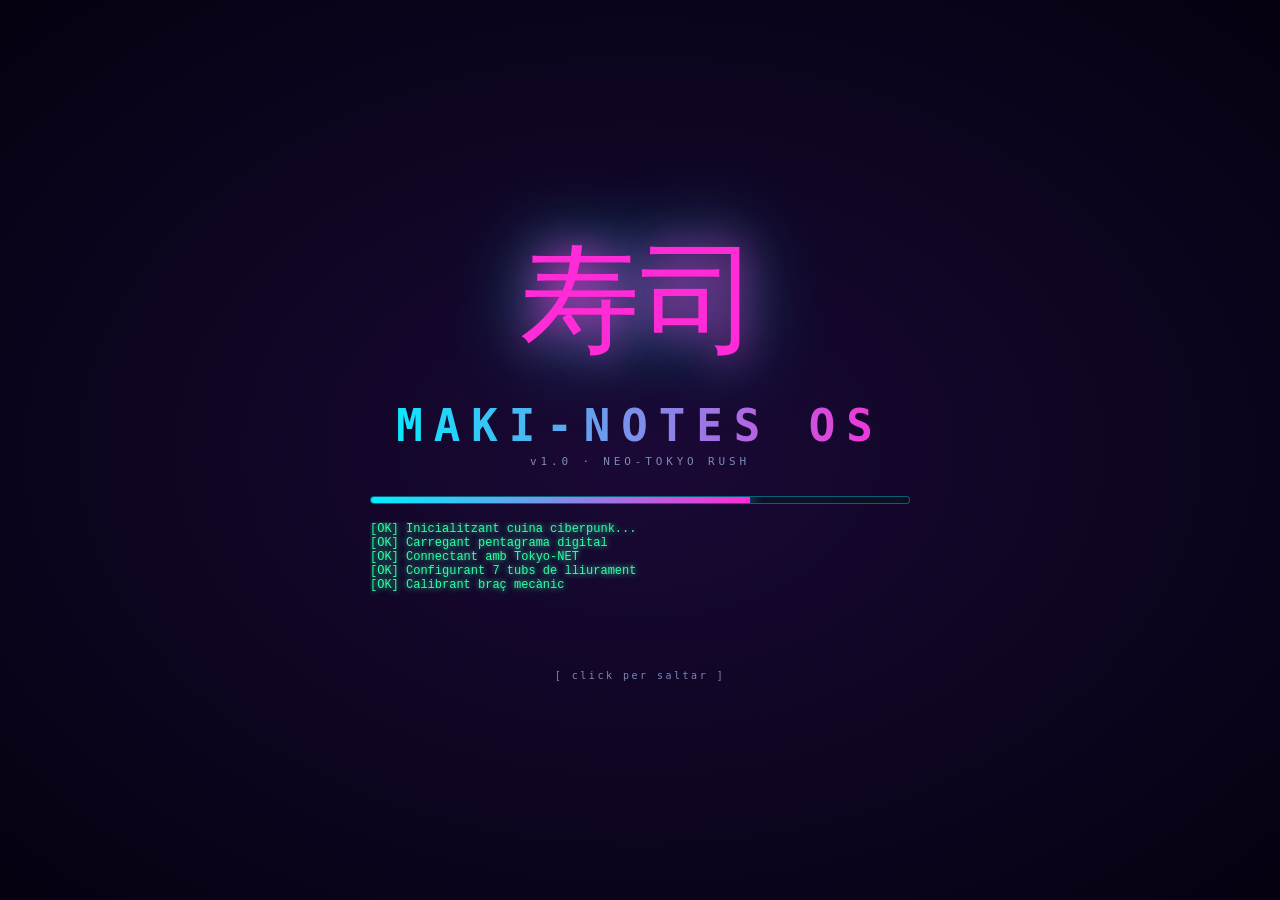
<file: 1.Visualizacion de Notas/MakiNotes/index.html>
<!DOCTYPE html>
<html lang="ca">
<head>
  <meta charset="UTF-8" />
  <meta name="viewport" content="width=device-width, initial-scale=1.0" />
  <title>MAKI-NOTES · Neo-Tokyo Rush</title>
  <link rel="stylesheet" href="styles.css" />
</head>
<body>
  <!-- ====== FONS REAL · bar de sushi ciberpunk ====== -->
  <div id="bar-bg" class="bar-bg"></div>
  <div id="bar-vignette" class="bar-vignette"></div>

  <canvas id="rain"></canvas>
  <div id="scanlines"></div>
  <div id="vapor"></div>

  <!-- ====== BOOT SEQUENCE ====== -->
  <section id="boot" class="boot active">
    <div class="boot-inner">
      <div class="boot-logo">寿司</div>
      <h1 class="boot-title">MAKI-NOTES OS</h1>
      <div class="boot-version">v1.0 · NEO-TOKYO RUSH</div>
      <div class="boot-bar"><div class="boot-fill" id="boot-fill"></div></div>
      <pre class="boot-log" id="boot-log"></pre>
      <div class="boot-skip">[ click per saltar ]</div>
    </div>
  </section>

  <!-- ====== BOTÓ CONFIG GLOBAL ====== -->
  <button id="cog-btn" class="cog-btn" title="Configuració">⚙</button>

  <!-- ====== ACHIEVEMENT TOAST ====== -->
  <div id="ach-toast" class="ach-toast"></div>

  <!-- ======================================================== -->
  <!-- PANTALLA 1 · LANDING                                      -->
  <!-- ======================================================== -->
  <section id="screen-landing" class="screen active">
    <div class="landing-wrap">
      <div class="kanji-floater">寿司</div>
      <h1 class="title-neon" data-text="MAKI-NOTES">
        <span class="t-shadow">MAKI-NOTES</span>
        <span class="t-front">MAKI-NOTES</span>
      </h1>
      <p class="subtitle">NEO-TOKYO RUSH · エディション</p>
      <p class="tagline">Cuina · Sushi · Solfeig</p>

      <div class="cta">
        <button class="btn btn-primary magnetic" data-go="levels">
          <span class="btn-icon">▶</span>
          <span class="btn-label">ENTRAR A LA CUINA</span>
        </button>
        <button class="btn btn-secondary magnetic" data-go="tutorial">
          <span class="btn-icon">📖</span>
          <span class="btn-label">RECEPTARI · TUTORIAL</span>
        </button>
      </div>

      <footer class="landing-footer">
        <span>v1.0</span>
        <span class="blink">●</span>
        <span>SISTEMA EN LÍNIA</span>
      </footer>
    </div>
  </section>

  <!-- ======================================================== -->
  <!-- PANTALLA 2 · TUTORIAL INTERACTIU                          -->
  <!-- ======================================================== -->
  <section id="screen-tutorial" class="screen">
    <div class="panel glass tut-panel">
      <header class="panel-head">
        <h2>📖 RECEPTARI INTERACTIU</h2>
        <div class="tut-controls">
          <span id="tut-step-label" class="tut-step-label">PAS 1 / 8</span>
          <button class="btn-ghost" id="tut-skip">SALTAR ↦</button>
          <button class="btn-ghost" data-go="landing">← Sortir</button>
        </div>
      </header>

      <div class="tut-room">
        <div class="tut-chef-side">
          <div class="tut-chef-wrap">
            <div class="chef-aura tut-aura"></div>
            <img id="tut-chef" class="chef tut-chef-img" src="img/npc.png" alt="Xef Kaito"/>
          </div>
          <div class="tut-bubble">
            <div class="tut-bubble-name">XEF KAITO · 寿司</div>
            <div class="tut-bubble-text" id="tut-text">Carregant...</div>
            <button class="btn btn-primary tut-next-btn" id="tut-next" style="display:none">SEGÜENT ▶</button>
          </div>
        </div>

        <div class="tut-stage-area">
          <div class="tut-mini-belt">
            <div class="tut-mini-rail"></div>
            <div class="tut-mini-pattern"></div>
            <div class="tut-plate-slot" id="tut-plate-slot"></div>
            <div class="tut-mini-trash">
              <div class="tut-mini-trash-mouth"></div>
              <span>ESCOMBRARIES</span>
            </div>
          </div>
          <div class="tut-mini-tubes" id="tut-mini-tubes"></div>
        </div>
      </div>
    </div>
  </section>

  <!-- ======================================================== -->
  <!-- PANTALLA 3 · SELECTOR DE NIVELLS                          -->
  <!-- ======================================================== -->
  <section id="screen-levels" class="screen">
    <div class="panel glass wide">
      <header class="panel-head">
        <h2>🍣 TORNS DE TREBALL</h2>
        <button class="btn-ghost" data-go="landing">← Tornar</button>
      </header>
      <p class="panel-sub">Tria un torn. Completa'l per desblocar el següent.</p>
      <div id="level-grid" class="level-grid"></div>
      <div class="level-legend">
        <span><i class="dot dot-easy"></i> 1-10 · Greus (FA·LA·DO → DO·MI·SOL)</span>
        <span><i class="dot dot-mid"></i> 11-16 · Aguts (DO·RE·MI·FA)</span>
        <span><i class="dot dot-hard"></i> 17-20 · Frenètic · TOT</span>
        <button class="btn-ghost danger" id="reset-progress">↺ Reiniciar progrés</button>
      </div>
    </div>
  </section>

  <!-- ======================================================== -->
  <!-- PANTALLA 4 · GAMEPLAY                                     -->
  <!-- ======================================================== -->
  <section id="screen-game" class="screen game-screen">
    <header id="hud">
      <div class="hud-cell">
        <span class="hud-label">TORN</span>
        <span class="hud-val" id="hud-level">01</span>
      </div>
      <div class="hud-cell">
        <span class="hud-label">PUNTS</span>
        <div class="odometer" id="hud-score" data-value="0"></div>
      </div>
      <div class="hud-cell">
        <span class="hud-label">VIDES</span>
        <span class="hud-val" id="hud-lives">♥♥♥♥♥</span>
      </div>
      <div class="hud-cell">
        <span class="hud-label">PLATS</span>
        <span class="hud-val"><span id="hud-done">0</span>/<span id="hud-target">10</span></span>
      </div>
      <div class="hud-cell hud-vol">
        <span class="hud-label">MÚSICA ♫</span>
        <input type="range" id="hud-music" class="hud-slider" min="0" max="100"/>
      </div>
      <button class="btn-ghost" id="pause-game" title="Pausa (P)">❚❚ Pausa</button>
      <button class="btn-ghost" id="quit-game">✕ Sortir</button>
    </header>

    <div id="kitchen">
      <div id="chef-host">
        <div class="chef-aura"></div>
        <img id="chef" class="chef neutral" src="img/npc.png" alt="Xef Kaito"/>
        <div class="chef-base"></div>
      </div>
      <div id="led-strip-top"></div>
      <div id="belt">
        <div id="belt-rail"></div>
        <div id="belt-pattern"></div>
        <canvas id="particles"></canvas>
        <div id="plates-layer"></div>
        <div id="trash">
          <div class="trash-mouth"></div>
          <span>ESCOMBRARIES</span>
        </div>
        <div id="arm">
          <div class="arm-stem"></div>
          <div class="arm-claw">⌬</div>
        </div>
      </div>
      <div id="led-strip-bot"></div>
      <div id="tubes"></div>
    </div>

    <div id="combo-pop"></div>
    <div id="flash"></div>

    <!-- Pause / End overlay -->
    <div id="overlay" class="overlay hidden">
      <div class="overlay-card glass">
        <h2 id="ov-title">PAUSA</h2>
        <p id="ov-text"></p>
        <div class="ov-stats" id="ov-stats"></div>
        <div class="ov-actions">
          <button class="btn btn-secondary" id="ov-retry">↻ TORNAR-HO A PROVAR</button>
          <button class="btn btn-primary" id="ov-next">▶ SEGÜENT TORN</button>
          <button class="btn-ghost" id="ov-menu">SELECTOR DE TORNS</button>
        </div>
      </div>
    </div>

    <div id="countdown" class="hidden"><span id="cd-num">3</span></div>

    <!-- Overlay de pausa -->
    <div id="pause-overlay" class="overlay hidden">
      <div class="overlay-card glass">
        <h2>❚❚ PAUSA</h2>
        <p>Cinta aturada. Prem RESUME o la tecla P per continuar.</p>
        <div class="ov-actions">
          <button class="btn btn-primary" id="resume-game">▶ RESUME</button>
          <button class="btn btn-secondary" id="pause-quit">SORTIR</button>
        </div>
      </div>
    </div>
  </section>

  <!-- ====== PANELL DE CONFIGURACIÓ ====== -->
  <div id="settings-panel" class="overlay hidden">
    <div class="overlay-card glass">
      <h2>⚙ CONFIGURACIÓ</h2>
      <div class="settings-grid">
        <div class="setting-row">
          <label>Volum música</label>
          <input type="range" id="vol-music" min="0" max="100" value="35"/>
          <span class="vol-val" id="vol-music-val">35</span>
        </div>
        <div class="setting-row">
          <label>Volum efectes</label>
          <input type="range" id="vol-sfx" min="0" max="100" value="80"/>
          <span class="vol-val" id="vol-sfx-val">80</span>
        </div>
        <div class="setting-row">
          <label>So de la nota a l'encert</label>
          <input type="checkbox" id="opt-tones" checked/>
        </div>
        <div class="setting-row">
          <label>Mode daltònic (alt contrast)</label>
          <input type="checkbox" id="opt-cb"/>
        </div>
        <div class="setting-row">
          <label>Música ambient</label>
          <input type="checkbox" id="opt-music" checked/>
        </div>
      </div>
      <div class="ov-actions">
        <button class="btn btn-primary" id="settings-close">Tornar</button>
      </div>
    </div>
  </div>

  <script src="game.js"></script>
</body>
</html>
</file>
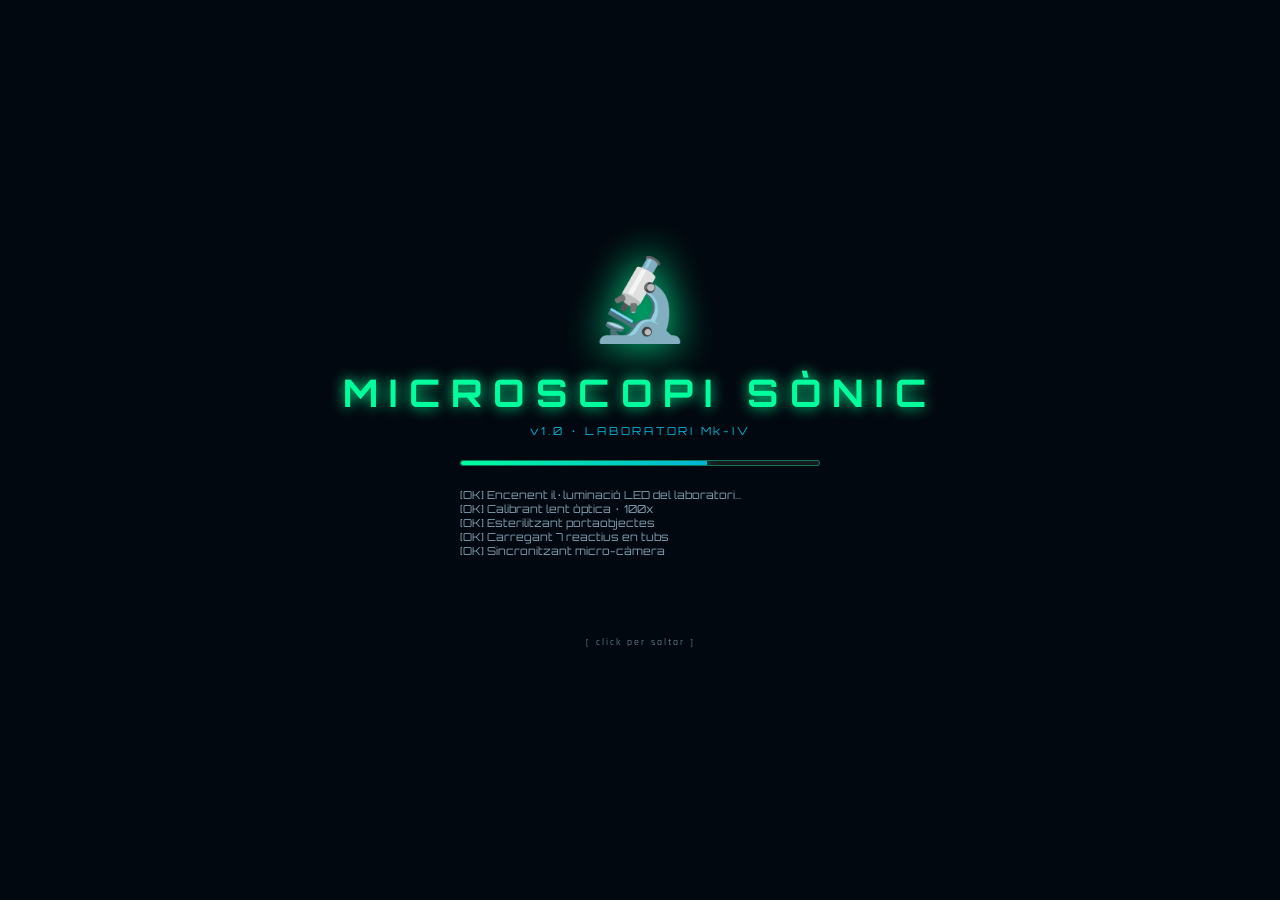
<file: 1.Visualizacion de Notas/MicroscopiSonic/index.html>
<!DOCTYPE html>
<html lang="ca">
<head>
  <meta charset="UTF-8" />
  <meta name="viewport" content="width=device-width, initial-scale=1.0" />
  <title>MICROSCOPI SÒNIC · Laboratori Solfeig</title>
  <link rel="preconnect" href="https://fonts.googleapis.com">
  <link rel="preconnect" href="https://fonts.gstatic.com" crossorigin>
  <link href="https://fonts.googleapis.com/css2?family=Orbitron:wght@500;700;900&family=Rajdhani:wght@500;600;700&display=swap" rel="stylesheet">
  <link rel="stylesheet" href="styles.css" />
</head>
<body>
  <!-- ====== FONS · LENT DE MICROSCOPI ====== -->
  <div id="lab-bg" class="lab-bg"></div>
  <div id="lab-vignette" class="lab-vignette"></div>

  <canvas id="plankton"></canvas>
  <div id="scanlines"></div>
  <div id="glow"></div>

  <!-- ====== BOOT ====== -->
  <section id="boot" class="boot active">
    <div class="boot-inner">
      <div class="boot-logo">🔬</div>
      <h1 class="boot-title">MICROSCOPI SÒNIC</h1>
      <div class="boot-version">v1.0 · LABORATORI Mk-IV</div>
      <div class="boot-bar"><div class="boot-fill" id="boot-fill"></div></div>
      <pre class="boot-log" id="boot-log"></pre>
      <div class="boot-skip">[ click per saltar ]</div>
    </div>
  </section>

  <button id="cog-btn" class="cog-btn" title="Configuració">⚙</button>
  <div id="ach-toast" class="ach-toast"></div>

  <!-- LANDING -->
  <section id="screen-landing" class="screen active">
    <div class="landing-wrap">
      <div class="kanji-floater">⊙</div>
      <h1 class="title-neon" data-text="MICROSCOPI SÒNIC">
        <span class="t-shadow">MICROSCOPI SÒNIC</span>
        <span class="t-front">MICROSCOPI SÒNIC</span>
      </h1>
      <p class="subtitle">LABORATORI · BIOLOGIA · SOLFEIG</p>
      <p class="tagline">Lent · Cèl·lula · Notes</p>

      <div class="cta">
        <button class="btn btn-primary magnetic" data-go="levels">
          <span class="btn-icon">▶</span>
          <span class="btn-label">ANALITZAR MOSTRA</span>
        </button>
        <button class="btn btn-secondary magnetic" data-go="tutorial">
          <span class="btn-icon">📖</span>
          <span class="btn-label">PROTOCOL · TUTORIAL</span>
        </button>
      </div>

      <footer class="landing-footer">
        <span>v1.0</span>
        <span class="blink">●</span>
        <span>LAB ESTERILITZAT</span>
      </footer>
    </div>
  </section>

  <!-- TUTORIAL -->
  <section id="screen-tutorial" class="screen">
    <div class="panel glass tut-panel">
      <header class="panel-head">
        <h2>📖 PROTOCOL INTERACTIU</h2>
        <div class="tut-controls">
          <span id="tut-step-label" class="tut-step-label">PAS 1 / 8</span>
          <button class="btn-ghost" id="tut-skip">SALTAR ↦</button>
          <button class="btn-ghost" data-go="landing">← Sortir</button>
        </div>
      </header>
      <div class="tut-room">
        <div class="tut-chef-side">
          <div class="tut-chef-wrap">
            <div class="chef-aura tut-aura"></div>
            <div id="tut-chef" class="chef tut-chef-img coach-svg"></div>
          </div>
          <div class="tut-bubble">
            <div class="tut-bubble-name">DRA. PRAT · 🧬</div>
            <div class="tut-bubble-text" id="tut-text">Carregant...</div>
            <button class="btn btn-primary tut-next-btn" id="tut-next" style="display:none">SEGÜENT ▶</button>
          </div>
        </div>
        <div class="tut-stage-area">
          <div class="tut-mini-belt">
            <div class="tut-mini-rail"></div>
            <div class="tut-mini-pattern"></div>
            <div class="tut-plate-slot" id="tut-plate-slot"></div>
            <div class="tut-mini-trash">
              <div class="tut-mini-trash-mouth"></div>
              <span>BIOHAZARD</span>
            </div>
          </div>
          <div class="tut-mini-tubes" id="tut-mini-tubes"></div>
        </div>
      </div>
    </div>
  </section>

  <!-- SELECTOR -->
  <section id="screen-levels" class="screen">
    <div class="panel glass wide">
      <header class="panel-head">
        <h2>🧫 MOSTRES PROGRAMADES</h2>
        <button class="btn-ghost" data-go="landing">← Tornar</button>
      </header>
      <p class="panel-sub">Tria una mostra. Completa-la per desblocar la següent.</p>
      <div id="level-grid" class="level-grid"></div>
      <div class="level-legend">
        <span><i class="dot dot-easy"></i> 1-4 · Espais (DO·FA·LA)</span>
        <span><i class="dot dot-easy"></i> 5-8 · Línies (MI·SOL·SI)</span>
        <span><i class="dot dot-mid"></i> 9-12 · Escala DO Major</span>
        <span><i class="dot dot-hard"></i> 13-16 · + Aguts · Cultiu accelerat</span>
        <button class="btn-ghost danger" id="reset-progress">↺ Reiniciar progrés</button>
      </div>
    </div>
  </section>

  <!-- GAMEPLAY -->
  <section id="screen-game" class="screen game-screen">
    <header id="hud">
      <div class="hud-cell"><span class="hud-label">MOSTRA</span><span class="hud-val" id="hud-level">01</span></div>
      <div class="hud-cell"><span class="hud-label">PUNTS</span><div class="odometer" id="hud-score" data-value="0"></div></div>
      <div class="hud-cell"><span class="hud-label">VIDRES</span><span class="hud-val" id="hud-lives">●●●●●</span></div>
      <div class="hud-cell"><span class="hud-label">CÈL·LULES</span><span class="hud-val"><span id="hud-done">0</span>/<span id="hud-target">10</span></span></div>
      <div class="hud-cell hud-vol"><span class="hud-label">MÚSICA ♫</span><input type="range" id="hud-music" class="hud-slider" min="0" max="100"/></div>
      <button class="btn-ghost" id="pause-game" title="Pausa (P)">❚❚ Pausa</button>
      <button class="btn-ghost" id="quit-game">✕ Sortir</button>
    </header>

    <div id="kitchen">
      <div id="chef-host">
        <div class="chef-aura"></div>
        <div id="chef" class="chef neutral coach-svg"></div>
        <div class="chef-base"></div>
      </div>
      <div id="led-strip-top"></div>
      <div id="belt">
        <div id="belt-rail"></div>
        <div id="belt-pattern"></div>
        <canvas id="particles"></canvas>
        <div id="plates-layer"></div>
        <div id="trash">
          <div class="trash-mouth"></div>
          <span>BIOHAZARD</span>
        </div>
        <div id="arm">
          <div class="arm-stem"></div>
          <div class="arm-claw">⌬</div>
        </div>
      </div>
      <div id="led-strip-bot"></div>
      <div id="tubes"></div>
    </div>

    <div id="combo-pop"></div>
    <div id="flash"></div>

    <div id="overlay" class="overlay hidden">
      <div class="overlay-card glass">
        <h2 id="ov-title">PAUSA</h2>
        <p id="ov-text"></p>
        <div class="ov-stats" id="ov-stats"></div>
        <div class="ov-actions">
          <button class="btn btn-secondary" id="ov-retry">↻ TORNAR-HO A PROVAR</button>
          <button class="btn btn-primary" id="ov-next">▶ SEGÜENT MOSTRA</button>
          <button class="btn-ghost" id="ov-menu">SELECTOR DE MOSTRES</button>
        </div>
      </div>
    </div>

    <div id="countdown" class="hidden"><span id="cd-num">3</span></div>

    <div id="pause-overlay" class="overlay hidden">
      <div class="overlay-card glass">
        <h2>❚❚ PAUSA</h2>
        <p>Anàlisi en pausa. Prem RESUME o la tecla P per continuar.</p>
        <div class="ov-actions">
          <button class="btn btn-primary" id="resume-game">▶ RESUME</button>
          <button class="btn btn-secondary" id="pause-quit">SORTIR</button>
        </div>
      </div>
    </div>
  </section>

  <div id="settings-panel" class="overlay hidden">
    <div class="overlay-card glass">
      <h2>⚙ CONFIGURACIÓ</h2>
      <div class="settings-grid">
        <div class="setting-row"><label>Volum música</label><input type="range" id="vol-music" min="0" max="100" value="35"/><span class="vol-val" id="vol-music-val">35</span></div>
        <div class="setting-row"><label>Volum efectes</label><input type="range" id="vol-sfx" min="0" max="100" value="80"/><span class="vol-val" id="vol-sfx-val">80</span></div>
        <div class="setting-row"><label>So de la nota a l'encert</label><input type="checkbox" id="opt-tones" checked/></div>
        <div class="setting-row"><label>Mode daltònic (alt contrast)</label><input type="checkbox" id="opt-cb"/></div>
        <div class="setting-row"><label>Música ambient</label><input type="checkbox" id="opt-music" checked/></div>
      </div>
      <div class="ov-actions">
        <button class="btn btn-primary" id="settings-close">Tornar</button>
      </div>
    </div>
  </div>

  <script src="game.js"></script>
</body>
</html>
</file>
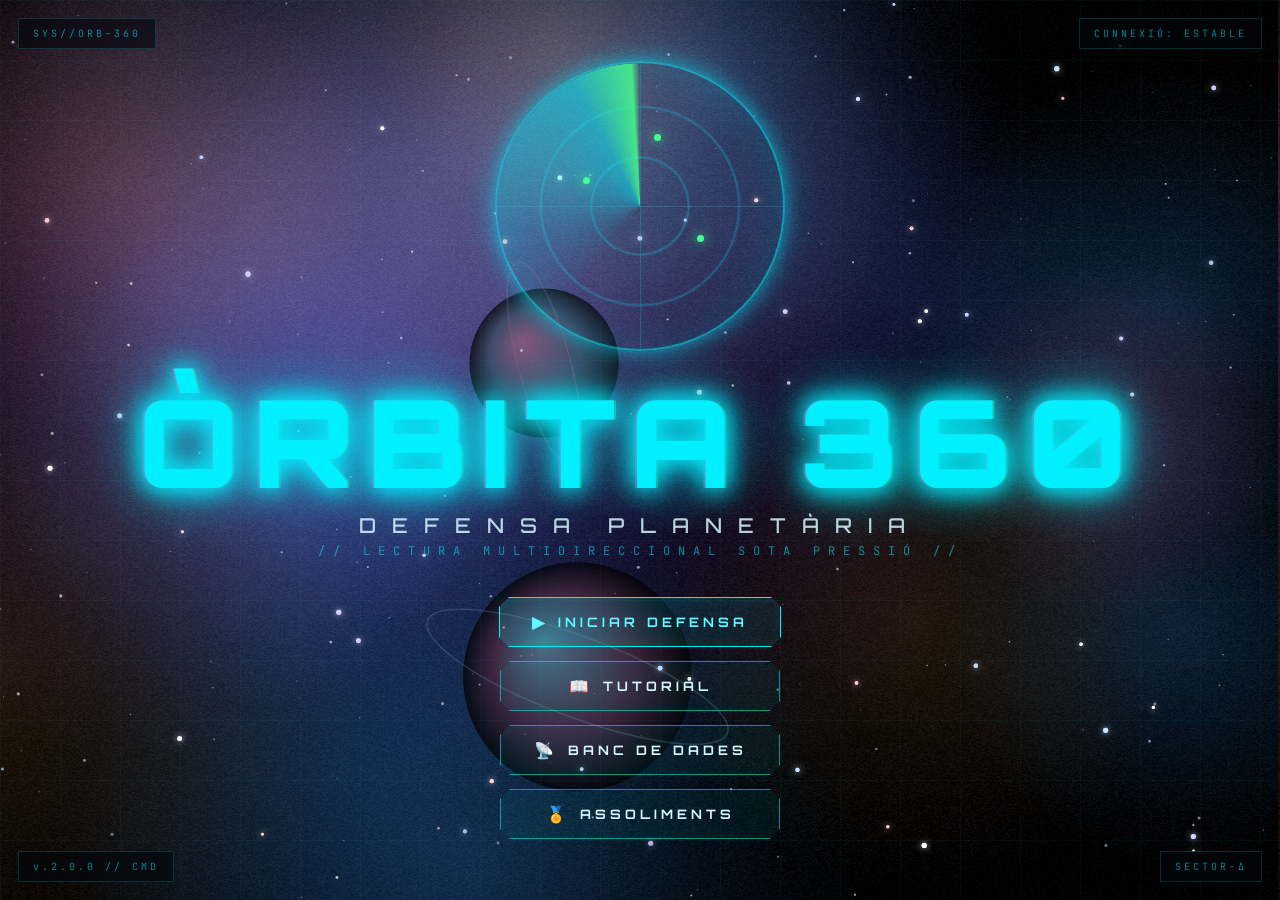
<file: 1.Visualizacion de Notas/Orbita 360/index.html>
<!DOCTYPE html>
<html lang="ca">
<head>
    <meta charset="UTF-8">
    <meta name="viewport" content="width=device-width, initial-scale=1.0">
    <title>ÒRBITA 360 — Defensa Planetària</title>
    <link rel="preconnect" href="https://fonts.googleapis.com">
    <link rel="preconnect" href="https://fonts.gstatic.com" crossorigin>
    <link href="https://fonts.googleapis.com/css2?family=Orbitron:wght@400;500;700;800;900&family=Rajdhani:wght@400;500;600;700&family=JetBrains+Mono:wght@400;700&display=swap" rel="stylesheet">
    <link rel="stylesheet" href="styles.css">
</head>
<body>
    <div id="app">

        <!-- PARALLAX BACKGROUND CANVAS (sempre visible) -->
        <canvas id="bgCanvas"></canvas>

        <!-- PANTALLA 1: LANDING -->
        <section id="landing" class="screen active">
            <div class="hud-corners">
                <span class="corner tl">SYS//ORB-360</span>
                <span class="corner tr">CONNEXIÓ: ESTABLE</span>
                <span class="corner bl">v.2.0.0 // CMD</span>
                <span class="corner br">SECTOR-Δ</span>
            </div>

            <div class="landing-inner">
                <div class="radar-container">
                    <div class="radar">
                        <div class="radar-rings"></div>
                        <div class="radar-sweep"></div>
                        <div class="radar-grid"></div>
                        <div class="radar-blip" style="--x:30%; --y:40%;"></div>
                        <div class="radar-blip" style="--x:70%; --y:60%;"></div>
                        <div class="radar-blip" style="--x:55%; --y:25%;"></div>
                    </div>
                </div>

                <h1 class="title">
                    <span class="title-main">ÒRBITA 360</span>
                    <span class="title-sub">DEFENSA PLANETÀRIA</span>
                </h1>

                <p class="tagline">// LECTURA MULTIDIRECCIONAL SOTA PRESSIÓ //</p>

                <div class="menu">
                    <button class="btn primary" data-action="goto-levels">
                        <span class="btn-icon">▶</span>
                        <span class="btn-label">INICIAR DEFENSA</span>
                    </button>
                    <button class="btn secondary" data-action="goto-tutorial">
                        <span class="btn-icon">📖</span>
                        <span class="btn-label">TUTORIAL</span>
                    </button>
                    <button class="btn secondary" data-action="goto-database">
                        <span class="btn-icon">📡</span>
                        <span class="btn-label">BANC DE DADES</span>
                    </button>
                    <button class="btn secondary" data-action="goto-achievements">
                        <span class="btn-icon">🏅</span>
                        <span class="btn-label">ASSOLIMENTS</span>
                    </button>
                </div>
            </div>
        </section>

        <!-- PANTALLA 2: TUTORIAL -->
        <section id="tutorial" class="screen">
            <div class="panel">
                <header class="panel-header">
                    <button class="back-btn" data-action="goto-landing">‹ TORNAR</button>
                    <h2>BRIEFING TÀCTIC</h2>
                    <span class="panel-id">DOC.001</span>
                </header>

                <div class="tutorial-grid">
                    <div class="tutorial-card">
                        <div class="card-num">01</div>
                        <h3>EL TEU NUCLI</h3>
                        <p>Ets el <strong>Nucli Energètic</strong>. Tens <strong>tres anelles d'integritat</strong>. Si t'impacten, perdràs una anella i el sistema entrarà en sobrecàrrega.</p>
                    </div>
                    <div class="tutorial-card">
                        <div class="card-num">02</div>
                        <h3>ELS ENEMICS</h3>
                        <p>Els <strong>asteroides</strong> apareixen per <strong>tots els angles (360°)</strong> i convergeixen cap al teu nucli. Cada un porta un <strong>pentagrama</strong> amb una nota (DO–SI).</p>
                    </div>
                    <div class="tutorial-card">
                        <div class="card-num">03</div>
                        <h3>FREQÜÈNCIES</h3>
                        <p>Llegeix la nota i dispara la <strong>freqüència correcta</strong>. El làser persegueix l'asteroide d'aquesta nota més proper.</p>
                    </div>
                    <div class="tutorial-card">
                        <div class="card-num">04</div>
                        <h3>CONTROLS</h3>
                        <ul class="controls-list">
                            <li><kbd>1</kbd> DO</li>
                            <li><kbd>2</kbd> RE</li>
                            <li><kbd>3</kbd> MI</li>
                            <li><kbd>4</kbd> FA</li>
                            <li><kbd>5</kbd> SOL</li>
                            <li><kbd>6</kbd> LA</li>
                            <li><kbd>7</kbd> SI</li>
                            <li><kbd>Q</kbd> Bomba EMP</li>
                            <li><kbd>W</kbd> Escut</li>
                            <li><kbd>E</kbd> Slow-time</li>
                        </ul>
                    </div>
                    <div class="tutorial-card">
                        <div class="card-num">05</div>
                        <h3>POWER-UPS</h3>
                        <p>Els <strong>asteroides energètics</strong> (verds) deixen càpsules en explotar. <strong>EMP</strong> neteja la pantalla, <strong>ESCUT</strong> et protegeix, <strong>SLOW-TIME</strong> alenteix el temps.</p>
                    </div>
                    <div class="tutorial-card">
                        <div class="card-num">06</div>
                        <h3>COMBO &amp; ESTRELLES</h3>
                        <p>Encadena impactes per multiplicar punts. Cada nivell atorga fins a <strong>3 estrelles</strong> segons precisió i combo màxim.</p>
                    </div>
                    <div class="tutorial-card">
                        <div class="card-num">07</div>
                        <h3>ATENCIÓ</h3>
                        <p>Disparar quan no hi ha cap asteroide d'aquesta nota provoca un <strong>error de munició</strong> i trenca el combo. Apunta sempre a un objectiu real.</p>
                    </div>
                    <div class="tutorial-card">
                        <div class="card-num">08</div>
                        <h3>MISSIÓ</h3>
                        <p>Sobreviu a tots els sectors. <strong>20 sistemes solars</strong> et separen del rang de Comandant Suprem.</p>
                    </div>
                </div>

                <footer class="panel-footer">
                    <button class="btn primary" data-action="goto-levels">
                        <span class="btn-icon">▶</span>
                        <span class="btn-label">ENTESO, A LA BATALLA</span>
                    </button>
                </footer>
            </div>
        </section>

        <!-- PANTALLA 3: SELECTOR DE NIVELLS -->
        <section id="levels" class="screen">
            <div class="panel">
                <header class="panel-header">
                    <button class="back-btn" data-action="goto-landing">‹ TORNAR</button>
                    <h2>SELECCIÓ DE SISTEMA SOLAR</h2>
                    <span class="panel-id" id="progress-counter">0 / 20</span>
                </header>

                <div id="levels-grid" class="levels-grid">
                    <!-- Generat per JS -->
                </div>

                <footer class="panel-footer reset-footer">
                    <button class="btn ghost" data-action="reset-progress">⟲ REINICIAR PROGRÉS</button>
                </footer>
            </div>
        </section>

        <!-- PANTALLA 4: BANC DE DADES -->
        <section id="database" class="screen">
            <div class="panel">
                <header class="panel-header">
                    <button class="back-btn" data-action="goto-landing">‹ TORNAR</button>
                    <h2>BANC DE DADES // PENTAGRAMA</h2>
                    <span class="panel-id">DOC.002</span>
                </header>

                <div class="db-content">
                    <p class="db-intro">Cada nota ocupa una posició concreta al pentagrama (clau de Sol). Memoritza-les per reaccionar més ràpid en combat. Clica una targeta per escoltar-la.</p>

                    <div id="db-notes" class="db-notes">
                        <!-- Generat per JS -->
                    </div>

                    <div class="db-key">
                        <h4>FREQÜÈNCIES (Hz)</h4>
                        <div class="db-key-grid">
                            <span><strong>DO</strong> 261.63</span>
                            <span><strong>RE</strong> 293.66</span>
                            <span><strong>MI</strong> 329.63</span>
                            <span><strong>FA</strong> 349.23</span>
                            <span><strong>SOL</strong> 392.00</span>
                            <span><strong>LA</strong> 440.00</span>
                            <span><strong>SI</strong> 493.88</span>
                        </div>
                    </div>
                </div>
            </div>
        </section>

        <!-- PANTALLA 5: ASSOLIMENTS -->
        <section id="achievements" class="screen">
            <div class="panel">
                <header class="panel-header">
                    <button class="back-btn" data-action="goto-landing">‹ TORNAR</button>
                    <h2>SALA DE TROFEUS</h2>
                    <span class="panel-id" id="ach-counter">0 / 0</span>
                </header>

                <div id="achievements-grid" class="achievements-grid">
                    <!-- Generat per JS -->
                </div>
            </div>
        </section>

        <!-- PANTALLA 6: GAMEPLAY -->
        <section id="gameplay" class="screen">

            <!-- HUD SUPERIOR -->
            <div id="hud-top">
                <div class="hud-block">
                    <span class="hud-label">SISTEMA</span>
                    <span class="hud-value" id="hud-level">01</span>
                </div>
                <div class="hud-block">
                    <span class="hud-label">ASTEROIDES</span>
                    <span class="hud-value" id="hud-wave">0/0</span>
                </div>
                <div class="hud-block hud-score">
                    <span class="hud-label">PUNTUACIÓ</span>
                    <span class="hud-value" id="hud-score">0</span>
                </div>
                <div class="hud-block">
                    <span class="hud-label">COMBO</span>
                    <span class="hud-value combo-glow" id="hud-combo">x1</span>
                </div>
                <div class="hud-block">
                    <span class="hud-label">PRECISIÓ</span>
                    <span class="hud-value" id="hud-accuracy">100%</span>
                </div>
                <button id="hud-pause" class="hud-pause" title="Pausa (ESC)">⏸</button>
            </div>

            <!-- ANELLES D'INTEGRITAT (LATERALS) -->
            <div id="hud-integrity">
                <div class="integrity-label">INTEGRITAT</div>
                <div class="integrity-rings">
                    <div class="ring-segment" data-ring="0"></div>
                    <div class="ring-segment" data-ring="1"></div>
                    <div class="ring-segment" data-ring="2"></div>
                </div>
            </div>

            <!-- POWER-UPS HUD (LATERAL DRET) -->
            <div id="hud-powerups">
                <div class="pu-label">ARMAMENT</div>
                <button class="pu-btn" data-pu="bomb" title="EMP — Q">
                    <span class="pu-icon">💥</span>
                    <span class="pu-key">Q</span>
                    <span class="pu-count" id="pu-bomb-count">0</span>
                </button>
                <button class="pu-btn" data-pu="shield" title="Escut — W">
                    <span class="pu-icon">🛡</span>
                    <span class="pu-key">W</span>
                    <span class="pu-count" id="pu-shield-count">0</span>
                </button>
                <button class="pu-btn" data-pu="slow" title="Slow-time — E">
                    <span class="pu-icon">⏳</span>
                    <span class="pu-key">E</span>
                    <span class="pu-count" id="pu-slow-count">0</span>
                </button>
            </div>

            <canvas id="gameCanvas"></canvas>

            <!-- INDICADORS DIRECCIONALS (FORA DE PANTALLA) -->
            <div id="direction-indicators"></div>

            <!-- BOTONS DE NOTES (BAIX) -->
            <div id="hud-buttons" class="hud-buttons">
                <button class="note-btn" data-note="DO"><span class="key">1</span><span class="note">DO</span></button>
                <button class="note-btn" data-note="RE"><span class="key">2</span><span class="note">RE</span></button>
                <button class="note-btn" data-note="MI"><span class="key">3</span><span class="note">MI</span></button>
                <button class="note-btn" data-note="FA"><span class="key">4</span><span class="note">FA</span></button>
                <button class="note-btn" data-note="SOL"><span class="key">5</span><span class="note">SOL</span></button>
                <button class="note-btn" data-note="LA"><span class="key">6</span><span class="note">LA</span></button>
                <button class="note-btn" data-note="SI"><span class="key">7</span><span class="note">SI</span></button>
            </div>

            <!-- TOAST D'ASSOLIMENT -->
            <div id="achievement-toast" class="ach-toast">
                <div class="ach-toast-icon">🏅</div>
                <div class="ach-toast-text">
                    <div class="ach-toast-title">ASSOLIMENT DESBLOQUEJAT</div>
                    <div class="ach-toast-name" id="ach-toast-name">—</div>
                </div>
            </div>

            <!-- OVERLAY: PAUSA -->
            <div id="pause-overlay" class="overlay">
                <div class="overlay-box">
                    <h2>PAUSA</h2>
                    <button class="btn primary" data-action="resume">▶ REPRENDRE</button>
                    <button class="btn secondary" data-action="restart">⟲ REINICIAR NIVELL</button>
                    <button class="btn ghost" data-action="goto-levels">⏏ SORTIR AL MENÚ</button>
                </div>
            </div>

            <!-- OVERLAY: GAME OVER -->
            <div id="gameover-overlay" class="overlay">
                <div class="overlay-box danger">
                    <h2>NUCLI DESTRUÏT</h2>
                    <p>El sistema ha caigut. Reintenta la defensa.</p>
                    <p class="overlay-stats">Puntuació: <strong id="go-score">0</strong></p>
                    <button class="btn primary" data-action="restart">⟲ REINTENTAR</button>
                    <button class="btn ghost" data-action="goto-levels">⏏ MENÚ DE NIVELLS</button>
                </div>
            </div>

            <!-- OVERLAY: VICTÒRIA / RESULTATS -->
            <div id="victory-overlay" class="overlay">
                <div class="overlay-box success big">
                    <h2>SISTEMA NEUTRALITZAT</h2>
                    <div class="stars-row" id="vc-stars">
                        <span class="star">★</span>
                        <span class="star">★</span>
                        <span class="star">★</span>
                    </div>
                    <div class="vc-stats">
                        <div class="vc-stat">
                            <span class="vc-stat-label">PUNTUACIÓ</span>
                            <span class="vc-stat-val" id="vc-score">0</span>
                        </div>
                        <div class="vc-stat">
                            <span class="vc-stat-label">COMBO MÀX</span>
                            <span class="vc-stat-val" id="vc-combo">x1</span>
                        </div>
                        <div class="vc-stat">
                            <span class="vc-stat-label">PRECISIÓ</span>
                            <span class="vc-stat-val" id="vc-accuracy">100%</span>
                        </div>
                        <div class="vc-stat">
                            <span class="vc-stat-label">REACCIÓ MITJANA</span>
                            <span class="vc-stat-val" id="vc-reaction">—</span>
                        </div>
                    </div>
                    <div class="vc-notes" id="vc-notes-stats">
                        <!-- Generat per JS: precisió per nota -->
                    </div>
                    <div class="vc-buttons">
                        <button class="btn primary" data-action="next-level">▶ SEGÜENT SISTEMA</button>
                        <button class="btn secondary" data-action="restart">⟲ REJUGAR</button>
                        <button class="btn ghost" data-action="goto-levels">⏏ MENÚ</button>
                    </div>
                </div>
            </div>

            <!-- FLASH DE DANY -->
            <div id="damage-flash"></div>

            <!-- VINYETA -->
            <div id="vignette"></div>
        </section>

    </div>

    <script src="game.js"></script>
</body>
</html>
</file>
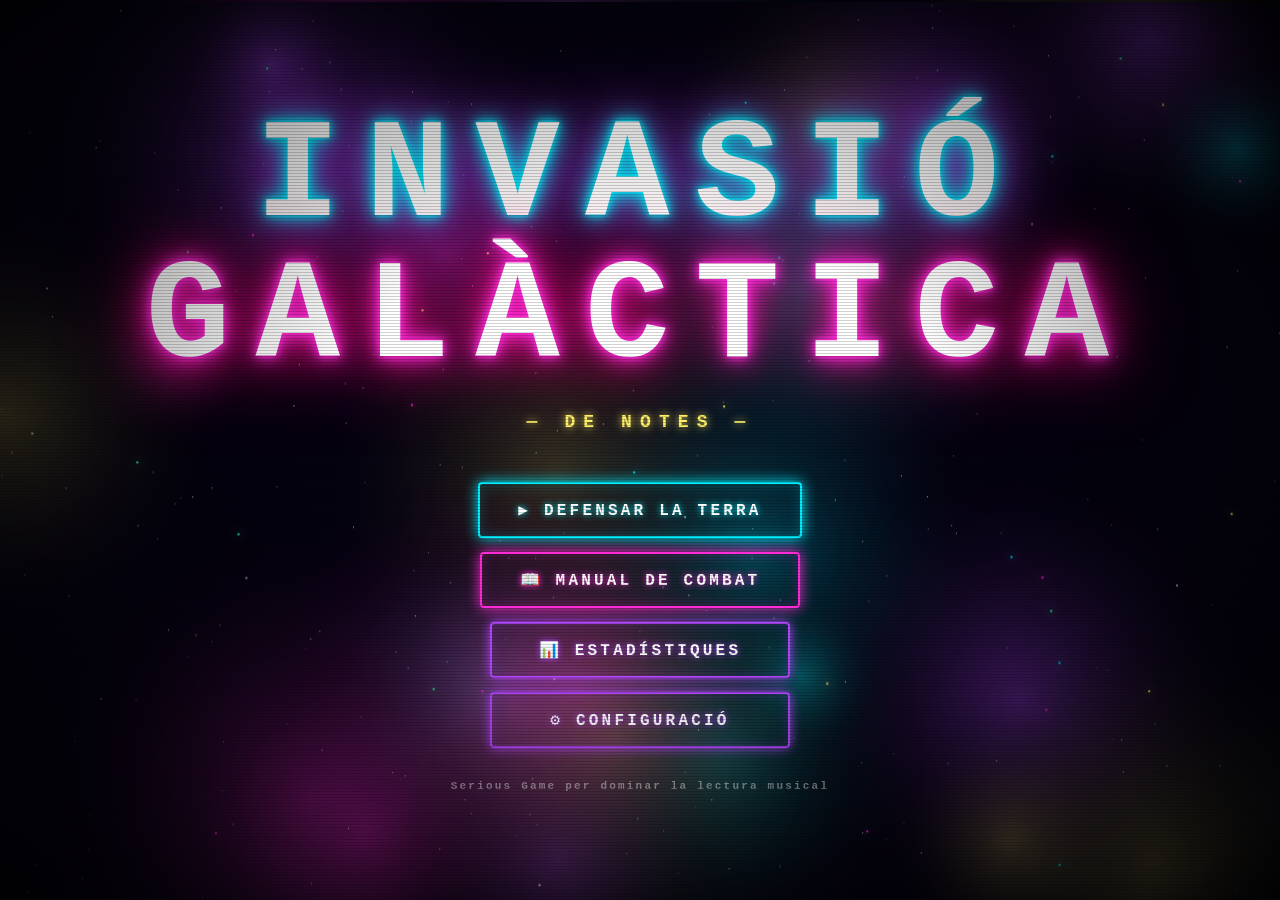
<file: 1.Visualizacion de Notas/Space Invaders Musical/index.html>
<!DOCTYPE html>
<html lang="ca">
<head>
    <meta charset="UTF-8">
    <meta name="viewport" content="width=device-width, initial-scale=1.0, user-scalable=no">
    <meta name="theme-color" content="#04020e">
    <title>INVASIÓ GALÀCTICA DE NOTES</title>
    <link rel="stylesheet" href="style.css">
</head>
<body>

<!-- ============== PANTALLA 1: LANDING ============== -->
<section id="screen-landing" class="screen active">
    <canvas id="bg-canvas"></canvas>
    <div class="vignette"></div>
    <div class="scanlines"></div>
    <div class="landing-content">
        <div class="logo-wrap">
            <h1 class="neon-title cyan reveal-1" data-text="INVASIÓ">INVASIÓ</h1>
            <h1 class="neon-title pink reveal-2" data-text="GALÀCTICA">GALÀCTICA</h1>
            <p class="subtitle reveal-3">— DE NOTES —</p>
        </div>
        <div class="menu-buttons reveal-4">
            <button class="neon-btn primary" data-action="play">▶ DEFENSAR LA TERRA</button>
            <button class="neon-btn secondary" data-action="tutorial">📖 MANUAL DE COMBAT</button>
            <button class="neon-btn ghost" data-action="dashboard">📊 ESTADÍSTIQUES</button>
            <button class="neon-btn ghost" data-action="settings">⚙ CONFIGURACIÓ</button>
        </div>
        <p class="footer-hint reveal-5">Serious Game per dominar la lectura musical</p>
    </div>
</section>

<!-- ============== PANTALLA 2: TUTORIAL ============== -->
<section id="screen-tutorial" class="screen">
    <canvas class="bg-canvas-shared"></canvas>
    <div class="vignette"></div>
    <div class="scanlines"></div>
    <div class="scrollable-content">
        <h2 class="section-title">📖 MANUAL DE COMBAT</h2>
        <div class="card">
            <div class="tut-row"><span class="icon">👽</span><p>Les naus alienígenes són <b>notes musicals</b> al pentagrama. Apareixen a dalt i descendeixen cap a la base.</p></div>
            <div class="tut-row"><span class="icon">🎯</span><p>Identifica cada nota i prem el botó corresponent (<b>DO RE MI FA SOL LA SI</b>) per activar el canó.</p></div>
            <div class="tut-row"><span class="icon">⛓</span><p><b>Cadena de combo:</b> encerts seguits multipliquen punts (×2, ×3, ×5, ×10). Fallar trenca la cadena.</p></div>
            <div class="tut-row"><span class="icon">💎</span><p><b>Power-ups</b> apareixen aleatòriament: 💣 bomba, 🛡 escut, ⏱ alentir.</p></div>
            <div class="tut-row"><span class="icon">👹</span><p>Cada 5 sectors apareix un <b>BOSS</b> amb múltiples notes a vèncer.</p></div>
            <div class="tut-row"><span class="icon">⭐</span><p>Cada sector té fins a <b>3 estrelles</b> (precisió + supervivència).</p></div>
            <p class="demo-label">Exemples de notes al pentagrama:</p>
            <canvas id="tutorial-canvas" width="700" height="220"></canvas>
            <p class="kbd-hint">Teclat: <kbd>1</kbd>-<kbd>7</kbd> · <kbd>ESC</kbd> pausa · <kbd>SPACE</kbd> activar power-up</p>
        </div>
        <button class="neon-btn primary" data-action="back-landing">⬅ TORNAR</button>
    </div>
</section>

<!-- ============== PANTALLA 3: SELECTOR DE SECTORS ============== -->
<section id="screen-levels" class="screen">
    <canvas class="bg-canvas-shared"></canvas>
    <div class="vignette"></div>
    <div class="scanlines"></div>
    <div class="scrollable-content">
        <h2 class="section-title">🌌 SELECTOR DE SECTORS</h2>
        <p class="section-subtitle">Domina cada sector per desbloquejar el següent</p>
        <div id="levels-grid" class="levels-grid"></div>
        <div id="cosmic-card" class="cosmic-card locked">
            <div class="cosmic-icon">∞</div>
            <h3>SECTOR CÒSMIC</h3>
            <p class="cosmic-desc">Supervivència infinita · acceleració constant</p>
            <p id="cosmic-record" class="cosmic-record">Rècord: —</p>
            <p class="cosmic-lock">🔒 Supera els 20 sectors</p>
        </div>
        <button class="neon-btn primary" data-action="back-landing">⬅ TORNAR</button>
    </div>
</section>

<!-- ============== PANTALLA 4: DASHBOARD MESTRIA ============== -->
<section id="screen-dashboard" class="screen">
    <canvas class="bg-canvas-shared"></canvas>
    <div class="vignette"></div>
    <div class="scanlines"></div>
    <div class="scrollable-content">
        <h2 class="section-title">📊 PROGRÉS DE MESTRIA</h2>
        <p class="section-subtitle">El teu domini de cada nota</p>
        <div class="card">
            <div id="mastery-bars"></div>
            <div class="stats-row">
                <div class="stat-block">
                    <span class="stat-label">SECTOR ACTUAL</span>
                    <span id="stat-progress" class="stat-value">1/20</span>
                </div>
                <div class="stat-block">
                    <span class="stat-label">PRECISIÓ MITJANA</span>
                    <span id="stat-accuracy" class="stat-value">—</span>
                </div>
                <div class="stat-block">
                    <span class="stat-label">RÈCORD CÒSMIC</span>
                    <span id="stat-cosmic" class="stat-value">—</span>
                </div>
                <div class="stat-block">
                    <span class="stat-label">★ TOTAL</span>
                    <span id="stat-stars" class="stat-value">0</span>
                </div>
            </div>
        </div>
        <button class="neon-btn ghost danger" data-action="reset-progress">🗑 ESBORRAR PROGRÉS</button>
        <button class="neon-btn primary" data-action="back-landing">⬅ TORNAR</button>
    </div>
</section>

<!-- ============== PANTALLA 5: CONFIGURACIÓ ============== -->
<section id="screen-settings" class="screen">
    <canvas class="bg-canvas-shared"></canvas>
    <div class="vignette"></div>
    <div class="scanlines"></div>
    <div class="scrollable-content">
        <h2 class="section-title">⚙ CONFIGURACIÓ</h2>
        <div class="card">
            <div class="setting-row">
                <label>Volum música</label>
                <input type="range" id="setting-music" min="0" max="100" value="60">
            </div>
            <div class="setting-row">
                <label>Volum efectes</label>
                <input type="range" id="setting-sfx" min="0" max="100" value="80">
            </div>
            <div class="setting-row">
                <label>Mode daltònic (formes per nota)</label>
                <input type="checkbox" id="setting-colorblind">
            </div>
            <div class="setting-row">
                <label>Reduir efectes (per ordinadors lents)</label>
                <input type="checkbox" id="setting-reduce-fx">
            </div>
            <div class="setting-row">
                <label>Mostrar nom de la nota damunt la nau (assistència)</label>
                <input type="checkbox" id="setting-helper-labels">
            </div>
        </div>
        <button class="neon-btn primary" data-action="back-landing">⬅ TORNAR</button>
    </div>
</section>

<!-- ============== PANTALLA 6: GAMEPLAY ============== -->
<section id="screen-gameplay" class="screen">
    <canvas id="game-canvas"></canvas>
    <canvas id="post-canvas"></canvas>

    <div id="hud">
        <div class="hud-block">
            <span class="hud-label">SECTOR</span>
            <span id="hud-level" class="hud-value">01</span>
        </div>
        <div class="hud-block">
            <span class="hud-label">SINCRONITZACIÓ</span>
            <span id="hud-score" class="hud-value">0</span>
        </div>
        <div class="hud-block combo-block">
            <span class="hud-label">CADENA</span>
            <span id="hud-combo" class="hud-value">×1</span>
        </div>
        <div class="hud-block">
            <span class="hud-label">INTEGRITAT</span>
            <span id="hud-lives" class="hud-value">🚀🚀🚀</span>
        </div>
        <div class="hud-block powerup-block">
            <span class="hud-label">POWER-UP</span>
            <span id="hud-powerup" class="hud-value">—</span>
        </div>
        <button id="hud-pause" class="hud-btn">⏸</button>
    </div>

    <div id="controls">
        <button class="note-btn" data-note="DO" style="--c:#ff3366"><span>DO</span></button>
        <button class="note-btn" data-note="RE" style="--c:#ff8833"><span>RE</span></button>
        <button class="note-btn" data-note="MI" style="--c:#ffee33"><span>MI</span></button>
        <button class="note-btn" data-note="FA" style="--c:#33ff77"><span>FA</span></button>
        <button class="note-btn" data-note="SOL" style="--c:#33ddff"><span>SOL</span></button>
        <button class="note-btn" data-note="LA" style="--c:#7733ff"><span>LA</span></button>
        <button class="note-btn" data-note="SI" style="--c:#ff33dd"><span>SI</span></button>
        <button id="powerup-btn" class="powerup-action">SPACE<br><span>POWER-UP</span></button>
    </div>

    <!-- Cinemàtica d'inici de sector -->
    <div id="cinematic-overlay" class="overlay hidden">
        <div class="cinematic-content">
            <div class="cinematic-eyebrow" id="cin-tier">— INICIACIÓ —</div>
            <div class="cinematic-sector" id="cin-sector">SECTOR 01</div>
            <div class="cinematic-line"></div>
            <div class="cinematic-mission" id="cin-mission">"Identifica les primeres notes"</div>
        </div>
    </div>

    <!-- Pausa -->
    <div id="pause-overlay" class="overlay hidden">
        <div class="overlay-card">
            <h2 class="neon-title small cyan" data-text="PAUSA">PAUSA</h2>
            <button class="neon-btn primary" data-action="resume">▶ CONTINUAR</button>
            <button class="neon-btn secondary" data-action="quit">🏠 SORTIR</button>
        </div>
    </div>

    <!-- Game Over -->
    <div id="gameover-overlay" class="overlay hidden">
        <div class="overlay-card">
            <h2 class="neon-title small pink" data-text="DERROTA">DERROTA</h2>
            <p class="overlay-text">La formació enemiga ha aterrat</p>
            <p class="overlay-stat">Sincronització: <span id="gameover-score">0</span></p>
            <p class="overlay-stat">Cadena màxima: <span id="gameover-combo">×1</span></p>
            <button class="neon-btn primary" data-action="retry">🔄 REINTENTAR</button>
            <button class="neon-btn secondary" data-action="quit">🏠 SORTIR</button>
        </div>
    </div>

    <!-- Victòria -->
    <div id="victory-overlay" class="overlay hidden">
        <div class="overlay-card">
            <h2 class="neon-title small cyan" data-text="VICTÒRIA">VICTÒRIA</h2>
            <div id="victory-stars" class="stars-row">★★★</div>
            <p class="overlay-stat">Sincronització: <span id="victory-score">0</span></p>
            <p class="overlay-stat">Precisió: <span id="victory-accuracy">0%</span></p>
            <p class="overlay-stat">Cadena màxima: <span id="victory-combo">×1</span></p>
            <button class="neon-btn primary" data-action="next">➡ SEGÜENT SECTOR</button>
            <button class="neon-btn secondary" data-action="quit">🏠 SORTIR</button>
        </div>
    </div>

    <!-- Toast d'achievement / power-up -->
    <div id="toast"></div>
</section>

<script src="game.js"></script>
</body>
</html>
</file>
<file: style.css>
/* ============================================================
   MISSIÓ MUSICAL · HUB PREMIUM
   ============================================================ */

@import url('https://fonts.googleapis.com/css2?family=Outfit:wght@300;400;500;600;700;800;900&display=swap');

:root {
  --bg:          #060810;
  --surface:     rgba(255,255,255,0.032);
  --surface-2:   rgba(255,255,255,0.06);
  --border:      rgba(255,255,255,0.075);
  --border-2:    rgba(255,255,255,0.13);
  --text-1:      #eef2ff;
  --text-2:      rgba(238,242,255,0.45);
  --text-3:      rgba(238,242,255,0.25);

  --dictats-h:   #6c63ff;
  --dictats-2:   #9d96ff;
  --notas-h:     #ec4899;
  --notas-2:     #f472b6;

  --green:       #22c55e;
  --green-glow:  rgba(34,197,94,0.22);
  --green-bg:    rgba(34,197,94,0.07);
  --green-bd:    rgba(34,197,94,0.22);

  --radius-lg:   22px;
  --radius-md:   14px;
  --radius-sm:   10px;
  --ease:        cubic-bezier(0.4, 0, 0.2, 1);
  --ease-out:    cubic-bezier(0, 0, 0.2, 1);
}

*, *::before, *::after { margin:0; padding:0; box-sizing:border-box; }
html, body { height:100%; overflow:hidden; }
body {
  font-family: "Outfit", system-ui, sans-serif;
  background: var(--bg);
  color: var(--text-1);
  -webkit-font-smoothing: antialiased;
}

/* ── Fons canvas ── */
#bg-canvas {
  position: fixed; inset: 0; z-index: 0;
  pointer-events: none;
  filter: blur(0px);
}

/* ── Noise overlay ── */
.noise {
  position: fixed; inset: 0; z-index: 1; pointer-events: none;
  background-image: url("data:image/svg+xml,%3Csvg viewBox='0 0 256 256' xmlns='http://www.w3.org/2000/svg'%3E%3Cfilter id='n'%3E%3CfeTurbulence type='fractalNoise' baseFrequency='0.9' numOctaves='4' stitchTiles='stitch'/%3E%3C/filter%3E%3Crect width='100%25' height='100%25' filter='url(%23n)' opacity='0.04'/%3E%3C/svg%3E");
  opacity: 0.5;
}

/* ============================================================
   SCREENS
   ============================================================ */
.screen {
  position: fixed; inset: 0; z-index: 2;
  display: flex; flex-direction: column;
  opacity: 0; pointer-events: none;
  transform: translateY(20px);
  transition: opacity 0.38s var(--ease), transform 0.38s var(--ease);
}
.screen.active {
  opacity: 1; pointer-events: auto; transform: none;
}
.screen.out {
  opacity: 0; transform: translateY(-14px);
  pointer-events: none;
  transition: opacity 0.28s var(--ease), transform 0.28s var(--ease);
}

/* ============================================================
   LANDING
   ============================================================ */
#screen-landing {
  justify-content: center; align-items: center;
  overflow: hidden;
}

/* Staff deco */
.staff-deco {
  position: absolute; inset-inline: 0;
  top: 50%; transform: translateY(-50%);
  display: flex; flex-direction: column; gap: 10px;
  pointer-events: none;
}
.staff-line {
  height: 1px;
  background: linear-gradient(90deg,
    transparent 0%, rgba(255,255,255,0.05) 20%,
    rgba(255,255,255,0.05) 80%, transparent 100%);
}

/* Hero */
.landing-main {
  position: relative; z-index: 3;
  display: flex; flex-direction: column;
  align-items: center; text-align: center;
  gap: 2rem; padding: 2rem;
  max-width: 700px;
}

.brand-pill {
  display: inline-flex; align-items: center; gap: 0.55rem;
  padding: 0.4rem 1.1rem;
  background: var(--surface-2);
  border: 1px solid var(--border-2);
  border-radius: 999px;
  font-size: 0.68rem; font-weight: 700;
  letter-spacing: 0.18em; text-transform: uppercase;
  color: var(--text-2);
}
.brand-dot {
  width: 6px; height: 6px; border-radius: 50%;
  background: var(--dictats-2);
  box-shadow: 0 0 8px var(--dictats-h);
  animation: dotPulse 2.4s ease-in-out infinite;
}
@keyframes dotPulse {
  0%,100% { transform:scale(1); opacity:1; }
  50%      { transform:scale(1.5); opacity:0.6; }
}

.landing-h1 {
  display: flex;
  flex-direction: column;
  align-items: center;
  gap: 0.15em;
  font-weight: 900;
  letter-spacing: -0.035em;
  line-height: 1;
  color: var(--text-1);
}
/* "La Màquina" — gran i potent */
.landing-h1::first-line { font-size: clamp(3.5rem, 9vw, 6.5rem); }
.landing-h1 {
  font-size: clamp(3.5rem, 9vw, 6.5rem);
}
/* "de Solfeig Arcade" — subtítol elegant */
.landing-h1 em {
  font-style: normal;
  font-size: clamp(1.1rem, 3vw, 2rem);
  font-weight: 500;
  letter-spacing: 0.18em;
  text-transform: uppercase;
  background: linear-gradient(130deg, var(--dictats-2) 0%, #c084fc 40%, var(--notas-2) 80%);
  -webkit-background-clip: text; background-clip: text; color: transparent;
  animation: hueShift 8s linear infinite;
  background-size: 200% 100%;
}
@keyframes hueShift {
  0%   { background-position: 0% 50%; }
  50%  { background-position: 100% 50%; }
  100% { background-position: 0% 50%; }
}

.landing-p {
  font-size: clamp(1rem, 2.5vw, 1.18rem);
  color: var(--text-2);
  line-height: 1.7;
  max-width: 520px;
}
.landing-p strong { color: var(--text-1); font-weight: 600; }

/* CTA botó */
.cta-btn {
  display: inline-flex; align-items: center; gap: 0.8rem;
  padding: 1rem 2.4rem;
  font-family: inherit; font-size: 1.05rem; font-weight: 700;
  color: #fff; cursor: pointer; border: none;
  background: linear-gradient(135deg, #6c63ff 0%, #9d50e8 50%, #ec4899 100%);
  border-radius: 999px;
  box-shadow: 0 0 0 1px rgba(255,255,255,0.1),
              0 8px 32px rgba(108,99,255,0.45),
              inset 0 1px 0 rgba(255,255,255,0.15);
  transition: transform 0.2s var(--ease), box-shadow 0.2s var(--ease);
  position: relative; overflow: hidden;
}
.cta-btn::before {
  content: '';
  position: absolute; inset: 0;
  background: rgba(255,255,255,0);
  transition: background 0.2s;
}
.cta-btn:hover::before { background: rgba(255,255,255,0.08); }
.cta-btn:hover {
  transform: translateY(-2px) scale(1.02);
  box-shadow: 0 0 0 1px rgba(255,255,255,0.15),
              0 16px 48px rgba(108,99,255,0.6),
              inset 0 1px 0 rgba(255,255,255,0.2);
}
.cta-btn:active { transform: translateY(0) scale(0.99); }
.cta-arrow { width: 20px; height: 20px; flex-shrink: 0;
  transition: transform 0.2s var(--ease); }
.cta-btn:hover .cta-arrow { transform: translateX(4px); }

/* Stats landing */
.landing-stats {
  display: flex; align-items: center; gap: 2rem;
  padding: 1.2rem 2rem;
  background: var(--surface);
  border: 1px solid var(--border);
  border-radius: var(--radius-lg);
  backdrop-filter: blur(16px);
}
.lstat { display: flex; align-items: center; gap: 1rem; }
.lstat-ring { position: relative; width: 52px; height: 52px; flex-shrink: 0; }
.lstat-ring svg { width: 100%; height: 100%; transform: rotate(-90deg); }
.ring-track { fill:none; stroke: rgba(255,255,255,0.1); stroke-width: 3; }
.ring-fill  {
  fill:none;
  stroke: url(#ring-grad);
  stroke-width: 3;
  stroke-linecap: round;
  stroke-dasharray: 113.1;
  stroke-dashoffset: 113.1;
  transition: stroke-dashoffset 0.8s var(--ease-out);
}
/* Gradient inline per al ring — definit al SVG via defs no és possible en CSS, ho fem amb color sòlid */
.ring-fill { stroke: var(--dictats-2); }
.np-fill   { stroke: var(--dictats-2); }

.lstat-num {
  position: absolute; inset: 0;
  display: flex; align-items: center; justify-content: center;
  font-size: 1rem; font-weight: 800; transform: rotate(0deg);
}
.lstat-lbl { font-size: 0.8rem; font-weight: 500; color: var(--text-2); }
.lstat-divider { width: 1px; height: 40px; background: var(--border); }
.lstat-pills { display: flex; flex-direction: column; gap: 0.4rem; }
.lstat-pill {
  font-size: 0.72rem; font-weight: 600; letter-spacing: 0.05em;
  padding: 0.25rem 0.75rem; border-radius: 999px;
}
.dictats-pill { background: rgba(108,99,255,0.12); color: var(--dictats-2); border: 1px solid rgba(108,99,255,0.25); }
.notas-pill   { background: rgba(236,72,153,0.1);  color: var(--notas-2);   border: 1px solid rgba(236,72,153,0.22); }

/* Notes flotants */
.floaters {
  position: absolute; inset: 0; pointer-events: none; z-index: 2;
}
.floaters span {
  position: absolute;
  left: var(--x); top: var(--y);
  font-size: clamp(1.4rem, 3vw, 2.2rem);
  color: rgba(255,255,255,0.055);
  animation: floatNote 16s var(--d, 0s) ease-in-out infinite;
  user-select: none;
}
@keyframes floatNote {
  0%,100% { transform: translateY(0) rotate(-6deg); }
  50%      { transform: translateY(-28px) rotate(6deg); }
}

/* ============================================================
   HUB
   ============================================================ */
#screen-hub { overflow: hidden; }

/* ── Nav ── */
.hub-nav {
  display: flex; align-items: center; gap: 1rem;
  padding: 0.9rem 1.75rem;
  background: rgba(6,8,16,0.8);
  backdrop-filter: blur(24px);
  -webkit-backdrop-filter: blur(24px);
  border-bottom: 1px solid var(--border);
  flex-shrink: 0;
  z-index: 10;
}
.nav-back {
  display: flex; align-items: center; gap: 0.45rem;
  padding: 0.5rem 1rem;
  font-family: inherit; font-size: 0.82rem; font-weight: 600;
  color: var(--text-2); cursor: pointer;
  background: var(--surface); border: 1px solid var(--border);
  border-radius: 999px;
  transition: color 0.2s, background 0.2s, border-color 0.2s;
  flex-shrink: 0;
}
.nav-back svg { width: 15px; height: 15px; }
.nav-back:hover { color: var(--text-1); background: var(--surface-2); border-color: var(--border-2); }
.nav-center { flex: 1; text-align: center; }
.nav-title { font-size: 0.95rem; font-weight: 700; letter-spacing: 0.01em; }

.nav-progress {
  display: flex; align-items: center; gap: 0.6rem;
  flex-shrink: 0;
}
.nav-prog-ring { width: 34px; height: 34px; flex-shrink: 0; }
.nav-prog-ring svg { width: 100%; height: 100%; transform: rotate(-90deg); }
.np-track { fill: none; stroke: rgba(255,255,255,0.1); stroke-width: 2.5; }
.np-fill  {
  fill: none; stroke: var(--dictats-2); stroke-width: 2.5;
  stroke-linecap: round;
  stroke-dasharray: 75.4;
  stroke-dashoffset: 75.4;
  transition: stroke-dashoffset 0.8s var(--ease-out);
}
.nav-prog-text { font-size: 1rem; font-weight: 800; line-height: 1; }
#hub-done-num { color: var(--dictats-2); }
.nav-prog-total { color: var(--text-3); font-size: 0.8rem; font-weight: 600; }

/* ── Grid ── */
.hub-grid {
  display: grid;
  grid-template-columns: 1fr 1fr;
  gap: 1.25rem;
  padding: 1.25rem 1.75rem 1.75rem;
  overflow-y: auto;
  flex: 1;
  min-height: 0;
}
@media (max-width: 860px) {
  .hub-grid { grid-template-columns: 1fr; }
}
.hub-grid::-webkit-scrollbar { width: 5px; }
.hub-grid::-webkit-scrollbar-thumb { background: rgba(255,255,255,0.1); border-radius: 3px; }

/* ── Panell categoria ── */
.cat-panel {
  background: var(--surface);
  border: 1px solid var(--border);
  border-radius: var(--radius-lg);
  overflow: hidden;
  display: flex; flex-direction: column;
}
.dictats-panel { border-top: 2px solid var(--dictats-h); }
.notas-panel   { border-top: 2px solid var(--notas-h);   }

.cat-head {
  display: flex; align-items: center; gap: 1rem;
  padding: 1.4rem 1.5rem 1.1rem;
}
.cat-icon {
  width: 48px; height: 48px; flex-shrink: 0;
  display: flex; align-items: center; justify-content: center;
  font-size: 1.5rem; border-radius: 14px;
}
.dictats-icon { background: rgba(108,99,255,0.12); box-shadow: 0 0 0 1px rgba(108,99,255,0.2); }
.notas-icon   { background: rgba(236,72,153,0.1);  box-shadow: 0 0 0 1px rgba(236,72,153,0.18); }
.cat-meta { flex: 1; min-width: 0; }
.cat-name { font-size: 1.05rem; font-weight: 800; letter-spacing: -0.01em; }
.cat-desc { font-size: 0.72rem; color: var(--text-2); margin-top: 0.1rem; }
.cat-badge {
  font-size: 0.78rem; font-weight: 700;
  padding: 0.3rem 0.8rem;
  border-radius: 999px;
  flex-shrink: 0;
  color: var(--text-2);
  background: rgba(255,255,255,0.05);
  border: 1px solid var(--border);
}

/* Progress bar */
.cat-progress-bar {
  margin: 0 1.5rem 1rem;
  height: 3px; background: rgba(255,255,255,0.07);
  border-radius: 2px; overflow: hidden;
}
.cat-progress-fill {
  height: 100%; border-radius: 2px;
  transition: width 0.7s var(--ease-out);
}
.dictats-fill { background: linear-gradient(90deg, var(--dictats-h), var(--dictats-2)); }
.notas-fill   { background: linear-gradient(90deg, var(--notas-h),   var(--notas-2));   }

/* ── Llista de jocs ── */
.game-list {
  list-style: none;
  padding: 0 0.75rem 0.75rem;
  display: flex; flex-direction: column; gap: 0.3rem;
  overflow-y: auto; flex: 1;
}
.game-list::-webkit-scrollbar { width: 4px; }
.game-list::-webkit-scrollbar-thumb { background: rgba(255,255,255,0.08); border-radius: 2px; }

/* Item */
.gitem {
  border-radius: var(--radius-md);
  animation: slideUp 0.35s var(--ease) both;
}
@keyframes slideUp {
  from { opacity:0; transform:translateY(10px); }
  to   { opacity:1; transform:none; }
}

.glink {
  display: flex; align-items: center; gap: 0.9rem;
  padding: 0.85rem 1rem;
  text-decoration: none; color: var(--text-1);
  border-radius: var(--radius-md);
  border: 1px solid transparent;
  background: transparent;
  transition: background 0.18s, border-color 0.18s, transform 0.18s;
  position: relative; overflow: hidden;
}
.glink:hover {
  background: var(--surface-2);
  border-color: var(--border);
  transform: translateX(3px);
}

/* Completat */
.gitem.done .glink {
  background: var(--green-bg);
  border-color: var(--green-bd);
}
.gitem.done .glink:hover {
  background: rgba(34,197,94,0.11);
  border-color: rgba(34,197,94,0.3);
}
.gitem.done .gname { color: #86efac; }
.gitem.done .gdesc { color: rgba(134,239,172,0.5); }

/* Glow pols en el completat */
.gitem.done .glink::after {
  content: '';
  position: absolute; inset: 0; border-radius: inherit;
  box-shadow: inset 0 0 20px rgba(34,197,94,0.06);
  pointer-events: none;
}

.gicon {
  width: 40px; height: 40px; flex-shrink: 0;
  display: flex; align-items: center; justify-content: center;
  font-size: 1.4rem;
  background: rgba(255,255,255,0.05);
  border-radius: 11px;
  transition: transform 0.18s;
}
.glink:hover .gicon { transform: scale(1.1) rotate(4deg); }
.gitem.done .gicon  { background: rgba(34,197,94,0.1); }

.gmeta { flex: 1; min-width: 0; }
.gname {
  font-size: 0.9rem; font-weight: 700;
  white-space: nowrap; overflow: hidden; text-overflow: ellipsis;
}
.gdesc {
  font-size: 0.68rem; color: var(--text-2);
  margin-top: 0.12rem; letter-spacing: 0.02em;
}

/* Badge check */
.gcheck {
  width: 28px; height: 28px; flex-shrink: 0;
  display: flex; align-items: center; justify-content: center;
  border-radius: 50%;
  transition: transform 0.2s var(--ease);
}
.glink:hover .gcheck { transform: scale(1.08); }
.gcheck svg { width: 14px; height: 14px; }

.gcheck-done {
  background: var(--green);
  box-shadow: 0 0 0 3px rgba(34,197,94,0.18), 0 0 14px rgba(34,197,94,0.4);
  animation: checkIn 0.35s var(--ease) both;
}
.gcheck-done svg { stroke: #fff; stroke-width: 2.8px; }
@keyframes checkIn {
  0%  { transform: scale(0.4) rotate(-20deg); opacity:0; }
  70% { transform: scale(1.15) rotate(4deg); }
  100%{ transform: scale(1) rotate(0); opacity:1; }
}

.gcheck-todo {
  background: rgba(255,255,255,0.04);
  border: 1px solid var(--border);
}
.gcheck-todo svg { stroke: var(--text-3); }
.glink:hover .gcheck-todo svg { stroke: var(--text-2); }
</file>
<file: 1.Dictados melódicos/Afinador-de-Constel.lacions/style.css>
/* =====================================================
   L'AFINADOR DE CONSTEL·LACIONS — Estils còsmics
   ===================================================== */

:root {
  --color-fons-1: #02030a;
  --color-fons-2: #060b22;
  --color-fons-3: #0a1538;
  --color-nebulosa-1: rgba(95, 60, 180, 0.32);
  --color-nebulosa-2: rgba(40, 110, 200, 0.28);
  --color-nebulosa-3: rgba(180, 70, 140, 0.22);
  --color-pentagrama: rgba(174, 226, 255, 0.18);
  --color-text: #e8ecff;
  --color-text-suau: #9aa6d8;
  --color-accent-or: #ffd76a;
  --color-accent-blau: #6fb6ff;
  --color-accent-cristall: #aee2ff;
  --color-error: #ff4d6d;
  --font-titol: "Cormorant Garamond", "Playfair Display", Georgia, serif;
  --font-cos: "Inter", "Segoe UI", system-ui, -apple-system, sans-serif;
  --transicio-pantalla: 0.7s cubic-bezier(0.22, 1, 0.36, 1);
}

* {
  box-sizing: border-box;
  margin: 0;
  padding: 0;
}

html, body {
  height: 100%;
  overflow: hidden;
  font-family: var(--font-cos);
  color: var(--color-text);
  background: radial-gradient(ellipse at center,
              var(--color-fons-3) 0%,
              var(--color-fons-2) 45%,
              var(--color-fons-1) 100%);
  user-select: none;
  -webkit-user-select: none;
}

button {
  font-family: inherit;
  color: inherit;
  background: none;
  border: none;
  cursor: pointer;
}

/* =====================================================
   FONS CÒSMIC
   ===================================================== */

#cosmos {
  position: fixed;
  inset: 0;
  z-index: 0;
  overflow: hidden;
  pointer-events: none;
}

.nebulosa {
  position: absolute;
  border-radius: 50%;
  filter: blur(80px);
  opacity: 0.85;
  animation: deriva 70s ease-in-out infinite alternate;
}

.nebulosa-1 {
  width: 60vmax;
  height: 60vmax;
  top: -15%;
  left: -10%;
  background: var(--color-nebulosa-1);
}

.nebulosa-2 {
  width: 50vmax;
  height: 50vmax;
  bottom: -20%;
  right: -10%;
  background: var(--color-nebulosa-2);
  animation-duration: 90s;
  animation-direction: alternate-reverse;
}

.nebulosa-3 {
  width: 40vmax;
  height: 40vmax;
  top: 30%;
  right: 20%;
  background: var(--color-nebulosa-3);
  animation-duration: 110s;
}

@keyframes deriva {
  0%   { transform: translate(0, 0) scale(1); }
  50%  { transform: translate(4vmax, -3vmax) scale(1.05); }
  100% { transform: translate(-3vmax, 4vmax) scale(0.97); }
}

#estrelles-fons {
  position: absolute;
  inset: 0;
}

.estrella-fons {
  position: absolute;
  background: white;
  border-radius: 50%;
  animation: parpelleig var(--dur, 4s) ease-in-out infinite;
  animation-delay: var(--delay, 0s);
  opacity: var(--max-opacitat, 0.8);
}

@keyframes parpelleig {
  0%, 100% { opacity: calc(var(--max-opacitat, 0.8) * 0.25); }
  50%      { opacity: var(--max-opacitat, 0.8); }
}

/* =====================================================
   PANTALLES — Gestió de visibilitat amb fade
   ===================================================== */

.pantalla {
  position: fixed;
  inset: 0;
  z-index: 1;
  display: flex;
  align-items: safe center;
  justify-content: center;
  padding: clamp(0.8rem, 2.5vmin, 2rem);
  opacity: 0;
  pointer-events: none;
  transform: translateY(12px);
  transition: opacity var(--transicio-pantalla),
              transform var(--transicio-pantalla);
  overflow-y: auto;
  overflow-x: hidden;
}

.pantalla.activa {
  opacity: 1;
  pointer-events: auto;
  transform: translateY(0);
}

/* =====================================================
   LANDING
   ===================================================== */

.landing-content {
  text-align: center;
  max-width: 880px;
  animation: fade-in 1.2s ease;
}

.titol-principal {
  font-family: var(--font-titol);
  font-weight: 600;
  letter-spacing: 0.04em;
  line-height: 1.05;
  margin-bottom: 1.5rem;
  text-shadow: 0 0 40px rgba(174, 226, 255, 0.4),
               0 0 80px rgba(95, 130, 220, 0.25);
}

.titol-fila-1 {
  display: block;
  font-size: clamp(2rem, 5vw, 3.6rem);
  color: var(--color-text-suau);
  font-style: italic;
}

.titol-fila-2 {
  display: block;
  font-size: clamp(3rem, 8vw, 6rem);
  background: linear-gradient(135deg, #ffffff 0%, #aee2ff 40%, #6fb6ff 80%);
  -webkit-background-clip: text;
  background-clip: text;
  color: transparent;
  filter: drop-shadow(0 0 20px rgba(110, 180, 255, 0.35));
}

.subtitol {
  font-size: clamp(1rem, 1.8vw, 1.25rem);
  color: var(--color-text-suau);
  margin-bottom: 3.5rem;
  font-style: italic;
  letter-spacing: 0.03em;
}

.botons-landing {
  display: flex;
  gap: 1.5rem;
  justify-content: center;
  flex-wrap: wrap;
  margin-bottom: 3rem;
}

.peu-landing {
  font-size: 0.85rem;
  color: var(--color-text-suau);
  opacity: 0.6;
  letter-spacing: 0.18em;
  text-transform: uppercase;
}

/* =====================================================
   BOTONS MÍSTICS
   ===================================================== */

.boto-mistic {
  position: relative;
  padding: 1rem 2.4rem;
  font-size: 1.05rem;
  font-weight: 500;
  letter-spacing: 0.08em;
  border-radius: 999px;
  border: 1px solid rgba(174, 226, 255, 0.25);
  background: linear-gradient(135deg,
              rgba(20, 30, 70, 0.65),
              rgba(50, 70, 140, 0.5));
  backdrop-filter: blur(8px);
  color: var(--color-text);
  display: inline-flex;
  align-items: center;
  gap: 0.7rem;
  transition: all 0.3s ease;
  box-shadow: 0 0 0 0 rgba(174, 226, 255, 0.3),
              inset 0 1px 0 rgba(255, 255, 255, 0.08);
}

.boto-mistic:hover {
  transform: translateY(-2px);
  border-color: rgba(174, 226, 255, 0.6);
  box-shadow: 0 10px 30px -10px rgba(110, 180, 255, 0.5),
              0 0 30px rgba(174, 226, 255, 0.25),
              inset 0 1px 0 rgba(255, 255, 255, 0.15);
}

.boto-mistic:active {
  transform: translateY(0);
}

.boto-primari {
  background: linear-gradient(135deg,
              rgba(50, 90, 200, 0.85),
              rgba(110, 80, 200, 0.85));
  border-color: rgba(174, 226, 255, 0.55);
  text-shadow: 0 0 12px rgba(174, 226, 255, 0.5);
}

.boto-icona {
  font-size: 1.2em;
}

/* =====================================================
   TUTORIAL
   ===================================================== */

.tutorial-content {
  max-width: 1100px;
  width: 100%;
  text-align: center;
  animation: fade-in 1s ease;
}

.titol-secundari {
  font-family: var(--font-titol);
  font-weight: 500;
  font-size: clamp(2rem, 4vw, 3rem);
  margin-bottom: 2.5rem;
  color: var(--color-accent-cristall);
  text-shadow: 0 0 24px rgba(174, 226, 255, 0.35);
}

.passos-tutorial {
  display: grid;
  grid-template-columns: repeat(auto-fit, minmax(260px, 1fr));
  gap: 1.5rem;
  margin-bottom: 2.5rem;
}

.pas-tutorial {
  position: relative;
  padding: 2rem 1.5rem 1.5rem;
  border-radius: 18px;
  background: linear-gradient(180deg,
              rgba(20, 30, 70, 0.55),
              rgba(10, 20, 50, 0.35));
  border: 1px solid rgba(174, 226, 255, 0.18);
  backdrop-filter: blur(8px);
  text-align: left;
  transition: transform 0.3s ease, border-color 0.3s ease;
}

.pas-tutorial:hover {
  transform: translateY(-4px);
  border-color: rgba(174, 226, 255, 0.45);
}

.pas-numero {
  position: absolute;
  top: -16px;
  left: 20px;
  width: 36px;
  height: 36px;
  border-radius: 50%;
  background: linear-gradient(135deg, #6fb6ff, #b478ff);
  color: white;
  font-weight: 700;
  display: flex;
  align-items: center;
  justify-content: center;
  font-size: 1rem;
  box-shadow: 0 0 18px rgba(110, 180, 255, 0.6);
}

.pas-icona {
  font-size: 2.5rem;
  margin-bottom: 0.8rem;
  filter: drop-shadow(0 0 12px rgba(174, 226, 255, 0.4));
}

.pas-tutorial h3 {
  font-family: var(--font-titol);
  font-weight: 500;
  font-size: 1.35rem;
  margin-bottom: 0.5rem;
  color: var(--color-accent-cristall);
}

.pas-tutorial p {
  color: var(--color-text-suau);
  line-height: 1.55;
  font-size: 0.95rem;
}

.tutorial-extra {
  background: rgba(10, 20, 50, 0.4);
  border: 1px dashed rgba(174, 226, 255, 0.25);
  border-radius: 14px;
  padding: 1.2rem 1.5rem;
  margin-bottom: 2rem;
  display: flex;
  flex-direction: column;
  gap: 0.4rem;
  text-align: left;
  color: var(--color-text-suau);
}

.dau-extra {
  color: var(--color-accent-cristall);
  font-weight: 600;
  margin-right: 0.4rem;
}

/* =====================================================
   SELECTOR DE NIVELLS
   ===================================================== */

#pantalla-nivells {
  align-items: stretch;
  padding: 1.2rem 2rem;
}

.nivells-content {
  width: 100%;
  max-width: 1100px;
  margin: auto;
  animation: fade-in 1s ease;
  display: flex;
  flex-direction: column;
  align-items: center;
}

.capçalera-nivells {
  display: flex;
  align-items: center;
  justify-content: space-between;
  width: 100%;
  margin-bottom: 0.8rem;
  gap: 1rem;
}

.boto-tornar {
  padding: 0.55rem 1.1rem;
  border-radius: 999px;
  border: 1px solid rgba(174, 226, 255, 0.22);
  background: rgba(10, 20, 50, 0.5);
  color: var(--color-text-suau);
  font-size: 0.9rem;
  letter-spacing: 0.04em;
  transition: all 0.25s ease;
  display: inline-flex;
  align-items: center;
  gap: 0.45rem;
}

.boto-tornar:hover {
  color: var(--color-text);
  border-color: rgba(174, 226, 255, 0.5);
  background: rgba(30, 50, 100, 0.5);
}

/* Botó Menú Principal — més prominent */
.boto-tornar-fort {
  padding: 0.7rem 1.3rem;
  font-size: 0.95rem;
  font-weight: 500;
  color: var(--color-text);
  background: linear-gradient(135deg,
              rgba(50, 90, 200, 0.55),
              rgba(110, 80, 200, 0.45));
  border-color: rgba(174, 226, 255, 0.45);
  box-shadow: 0 4px 20px -6px rgba(110, 180, 255, 0.4),
              inset 0 1px 0 rgba(255, 255, 255, 0.1);
}

.boto-tornar-fort:hover {
  transform: translateX(-2px);
  box-shadow: 0 6px 26px -6px rgba(110, 180, 255, 0.6),
              inset 0 1px 0 rgba(255, 255, 255, 0.15);
}

.boto-tornar-fort .tornar-fletxa {
  font-size: 1.1em;
  transition: transform 0.25s ease;
}

.boto-tornar-fort:hover .tornar-fletxa {
  transform: translateX(-3px);
}

.instruccio-nivells {
  color: var(--color-text-suau);
  margin-bottom: 2rem;
  font-style: italic;
  letter-spacing: 0.03em;
}

#graella-nivells {
  display: grid;
  grid-template-columns: repeat(5, minmax(0, 1fr));
  gap: 1rem;
  width: 100%;
  margin-bottom: 2rem;
}

@media (max-width: 720px) {
  #graella-nivells {
    grid-template-columns: repeat(4, minmax(0, 1fr));
  }
}

.boto-nivell {
  position: relative;
  aspect-ratio: 1.3;
  min-height: 100px;
  border-radius: 18px;
  border: 1px solid rgba(174, 226, 255, 0.25);
  background: linear-gradient(160deg,
              rgba(20, 30, 70, 0.65),
              rgba(10, 20, 50, 0.45));
  display: flex;
  flex-direction: column;
  align-items: center;
  justify-content: center;
  gap: 0.15rem;
  padding: 0.7rem 0.5rem;
  transition: transform 0.35s cubic-bezier(0.22, 1, 0.36, 1),
              border-color 0.3s ease,
              box-shadow 0.3s ease;
  overflow: hidden;
  isolation: isolate;
}

.boto-nivell::before {
  content: "";
  position: absolute;
  inset: 0;
  border-radius: inherit;
  background: var(--color-fase, transparent);
  opacity: 0.18;
  z-index: -2;
  transition: opacity 0.3s ease;
}

.boto-nivell.fase-1 { --color-fase: linear-gradient(135deg, #6fb6ff, #4a8fcf); }
.boto-nivell.fase-2 { --color-fase: linear-gradient(135deg, #a78bff, #6f4fcf); }
.boto-nivell.fase-3 { --color-fase: linear-gradient(135deg, #ff8bd1, #cf4f9f); }
.boto-nivell.fase-4 { --color-fase: linear-gradient(135deg, #ffd76a, #ff8b3d); }

/* Halo radial que apareix en passar per damunt */
.nivell-halo {
  position: absolute;
  inset: 0;
  border-radius: inherit;
  background: radial-gradient(circle at 50% 50%,
              rgba(174, 226, 255, 0.35) 0%,
              transparent 70%);
  opacity: 0;
  z-index: -1;
  transition: opacity 0.35s ease;
  pointer-events: none;
}

/* Petites estrelles decoratives dins de la rajola */
.nivell-estrelleta {
  position: absolute;
  width: 2px;
  height: 2px;
  background: white;
  border-radius: 50%;
  opacity: 0;
  pointer-events: none;
  box-shadow: 0 0 6px rgba(255, 255, 255, 0.8);
  animation: brillet 2.6s ease-in-out infinite;
  animation-delay: var(--retard, 0s);
}

@keyframes brillet {
  0%, 100% { opacity: 0; transform: scale(0.5); }
  50%      { opacity: 0.9; transform: scale(1.3); }
}

.boto-nivell.desbloquejat:hover {
  transform: translateY(-4px) scale(1.025);
  border-color: rgba(174, 226, 255, 0.8);
  box-shadow: 0 14px 40px -10px rgba(110, 180, 255, 0.6),
              0 0 40px rgba(174, 226, 255, 0.3);
}

.boto-nivell.desbloquejat:hover::before {
  opacity: 0.32;
}

.boto-nivell.desbloquejat:hover .nivell-halo {
  opacity: 1;
}

.boto-nivell.desbloquejat:active {
  transform: translateY(-1px) scale(0.99);
}

.boto-nivell .nivell-num {
  font-family: var(--font-titol);
  font-size: 1.7rem;
  font-weight: 600;
  color: var(--color-text);
  line-height: 1;
}

.boto-nivell .nivell-desc {
  font-size: 0.65rem;
  letter-spacing: 0.12em;
  text-transform: uppercase;
  color: var(--color-text-suau);
  margin-top: 0.15rem;
}

.boto-nivell .nivell-icona {
  font-size: 1.05rem;
  margin-top: 0.2rem;
  filter: drop-shadow(0 0 8px rgba(174, 226, 255, 0.5));
  transition: transform 0.3s ease;
}

.boto-nivell.desbloquejat:hover .nivell-icona {
  transform: scale(1.2) rotate(8deg);
}

.boto-nivell .nivell-fase-nom {
  font-family: var(--font-titol);
  font-style: italic;
  font-size: 0.72rem;
  color: var(--color-accent-cristall);
  opacity: 0;
  transform: translateY(6px);
  transition: opacity 0.3s ease, transform 0.3s ease;
  margin-top: 0.1rem;
}

.boto-nivell.desbloquejat:hover .nivell-fase-nom {
  opacity: 0.95;
  transform: translateY(0);
}

.boto-nivell.bloquejat {
  cursor: not-allowed;
  opacity: 0.5;
}

.boto-nivell.bloquejat .nivell-num {
  color: var(--color-text-suau);
}

.boto-nivell.bloquejat .nivell-desc {
  opacity: 0.5;
}

.boto-nivell.completat .nivell-icona {
  color: var(--color-accent-or);
  text-shadow: 0 0 14px rgba(255, 215, 106, 0.6);
}

.llegenda-fases {
  display: flex;
  flex-wrap: wrap;
  gap: 1rem 2rem;
  justify-content: center;
  font-size: 0.85rem;
  color: var(--color-text-suau);
}

.llegenda-fases > div {
  display: flex;
  align-items: center;
  gap: 0.5rem;
}

.punt-fase {
  width: 12px;
  height: 12px;
  border-radius: 50%;
  display: inline-block;
}

.punt-fase.fase-1 { background: linear-gradient(135deg, #6fb6ff, #4a8fcf); }
.punt-fase.fase-2 { background: linear-gradient(135deg, #a78bff, #6f4fcf); }
.punt-fase.fase-3 { background: linear-gradient(135deg, #ff8bd1, #cf4f9f); }
.punt-fase.fase-4 { background: linear-gradient(135deg, #ffd76a, #ff8b3d); }

/* =====================================================
   PANTALLA DE JOC
   ===================================================== */

#pantalla-joc {
  flex-direction: column;
  padding: clamp(0.7rem, 1.5vmin, 1.2rem) clamp(0.8rem, 2vmin, 2rem)
           clamp(0.8rem, 2vmin, 2rem);
  align-items: stretch;
  justify-content: flex-start;
}

.hud-superior {
  display: flex;
  align-items: center;
  justify-content: space-between;
  gap: clamp(0.5rem, 1.5vmin, 1rem);
  padding: clamp(0.55rem, 1.2vmin, 0.8rem) clamp(0.7rem, 2vmin, 1.2rem);
  border-radius: 14px;
  background: linear-gradient(180deg,
              rgba(20, 30, 70, 0.55),
              rgba(10, 20, 50, 0.35));
  border: 1px solid rgba(174, 226, 255, 0.2);
  backdrop-filter: blur(8px);
  flex-wrap: wrap;
}

.info-nivell, .info-energia {
  display: flex;
  flex-direction: column;
  align-items: center;
  gap: 0.1rem;
  line-height: 1;
}

.info-nivell {
  flex-direction: row;
  align-items: baseline;
  gap: 0.5rem;
}

.etiqueta-nivell, .etiqueta-energia {
  font-size: 0.7rem;
  letter-spacing: 0.18em;
  text-transform: uppercase;
  color: var(--color-text-suau);
}

#hud-nivell {
  font-family: var(--font-titol);
  font-size: 1.6rem;
  font-weight: 600;
  color: var(--color-accent-cristall);
}

.fase-nivell {
  font-size: 0.85rem;
  color: var(--color-text-suau);
  font-style: italic;
}

#hud-vides {
  font-size: 1.3rem;
  letter-spacing: 0.15em;
  filter: drop-shadow(0 0 8px rgba(255, 200, 100, 0.5));
}

#hud-vides.perd {
  animation: vibrar 0.4s ease;
}

@keyframes vibrar {
  0%, 100% { transform: translateX(0); }
  20% { transform: translateX(-4px); }
  40% { transform: translateX(4px); }
  60% { transform: translateX(-2px); }
  80% { transform: translateX(2px); }
}

.joc-area {
  flex: 1;
  display: grid;
  grid-template-columns: minmax(200px, 1fr) 3fr;
  gap: clamp(0.8rem, 2vmin, 1.5rem);
  margin-top: clamp(0.8rem, 1.5vmin, 1.2rem);
  min-height: 0;
}

.zona-cant {
  display: flex;
  flex-direction: column;
  align-items: center;
  gap: clamp(0.8rem, 2vmin, 1.5rem);
  padding: clamp(0.8rem, 2vmin, 1.5rem);
  border-radius: 18px;
  background: linear-gradient(180deg,
              rgba(20, 30, 70, 0.45),
              rgba(10, 20, 50, 0.3));
  border: 1px solid rgba(174, 226, 255, 0.18);
  backdrop-filter: blur(8px);
  justify-content: center;
}

.boto-cant {
  width: clamp(140px, 22vmin, 220px);
  height: clamp(140px, 22vmin, 220px);
  border-radius: 50%;
  background: radial-gradient(circle at 35% 30%,
              #5a8dff 0%,
              #2c4ba8 45%,
              #16224a 100%);
  border: 2px solid rgba(174, 226, 255, 0.5);
  color: var(--color-text);
  display: flex;
  flex-direction: column;
  align-items: center;
  justify-content: center;
  gap: 0.3rem;
  text-align: center;
  font-family: var(--font-titol);
  box-shadow: 0 0 60px rgba(95, 145, 255, 0.5),
              inset 0 0 40px rgba(174, 226, 255, 0.2),
              inset 0 -10px 30px rgba(0, 0, 0, 0.4);
  transition: transform 0.2s ease, box-shadow 0.3s ease;
  animation: pulse-cant 4s ease-in-out infinite;
}

.boto-cant:hover {
  transform: scale(1.04);
  box-shadow: 0 0 80px rgba(95, 145, 255, 0.7),
              inset 0 0 50px rgba(174, 226, 255, 0.3),
              inset 0 -10px 30px rgba(0, 0, 0, 0.4);
}

.boto-cant:active {
  transform: scale(0.97);
}

.boto-cant.sonant {
  animation: ona-cant 1.2s ease-out;
}

@keyframes pulse-cant {
  0%, 100% { box-shadow: 0 0 60px rgba(95, 145, 255, 0.5),
                         inset 0 0 40px rgba(174, 226, 255, 0.2),
                         inset 0 -10px 30px rgba(0, 0, 0, 0.4); }
  50%      { box-shadow: 0 0 90px rgba(95, 145, 255, 0.7),
                         inset 0 0 50px rgba(174, 226, 255, 0.35),
                         inset 0 -10px 30px rgba(0, 0, 0, 0.4); }
}

@keyframes ona-cant {
  0%   { box-shadow: 0 0 0 0 rgba(174, 226, 255, 0.7),
                     inset 0 0 50px rgba(174, 226, 255, 0.35); }
  100% { box-shadow: 0 0 0 80px rgba(174, 226, 255, 0),
                     inset 0 0 50px rgba(174, 226, 255, 0.35); }
}

.cant-icon {
  font-size: clamp(1.8rem, 5vmin, 2.6rem);
  filter: drop-shadow(0 0 14px rgba(174, 226, 255, 0.6));
}

.cant-text {
  font-size: clamp(0.85rem, 2vmin, 1.1rem);
  font-weight: 500;
  letter-spacing: 0.06em;
}

.cant-subtext {
  font-size: clamp(0.7rem, 1.5vmin, 0.85rem);
  color: var(--color-text-suau);
  font-style: italic;
}

.progres-ronda {
  text-align: center;
}

.ronda-etiqueta {
  font-size: 0.75rem;
  letter-spacing: 0.16em;
  text-transform: uppercase;
  color: var(--color-text-suau);
  display: block;
  margin-bottom: 0.5rem;
}

#progres-rondes {
  display: flex;
  gap: 0.5rem;
  justify-content: center;
}

.bombolla-ronda {
  width: 14px;
  height: 14px;
  border-radius: 50%;
  background: rgba(174, 226, 255, 0.15);
  border: 1px solid rgba(174, 226, 255, 0.3);
  transition: all 0.4s ease;
}

.bombolla-ronda.completa {
  background: radial-gradient(circle, #ffffff 0%, #aee2ff 50%, transparent 100%);
  border-color: transparent;
  box-shadow: 0 0 14px rgba(174, 226, 255, 0.7);
}

.missatge-feedback {
  min-height: 1.6em;
  font-size: 1rem;
  text-align: center;
  font-style: italic;
  opacity: 0;
  transition: opacity 0.3s ease;
}

.missatge-feedback.actiu {
  opacity: 1;
}

.missatge-feedback.encert { color: var(--color-accent-cristall); }
.missatge-feedback.error  { color: var(--color-error); }

.zona-pentagrama {
  border-radius: 18px;
  padding: clamp(0.6rem, 2vmin, 1.5rem);
  background: linear-gradient(180deg,
              rgba(10, 20, 50, 0.45),
              rgba(5, 10, 30, 0.35));
  border: 1px solid rgba(174, 226, 255, 0.18);
  backdrop-filter: blur(8px);
  display: flex;
  align-items: center;
  justify-content: center;
  position: relative;
  overflow: hidden;
  min-height: 250px;
}

#pentagrama-svg {
  width: 100%;
  height: 100%;
  max-height: 70vh;
}

/* Línies del pentagrama com a pols còsmica */
.linia-pentagrama {
  stroke: var(--color-pentagrama);
  stroke-width: 1;
  stroke-dasharray: 1 0;
  filter: drop-shadow(0 0 4px rgba(174, 226, 255, 0.2));
}

.linia-suplementaria {
  stroke: var(--color-pentagrama);
  stroke-width: 1;
  opacity: 0.5;
}

/* Clau de Sol còsmica */
.clau-sol {
  font-family: 'Bravura', 'Apple Symbols', 'Segoe UI Symbol',
               'Noto Music', 'Noto Sans Symbols2', 'DejaVu Sans', serif;
  font-size: 195px;
  fill: rgba(174, 226, 255, 0.78);
  pointer-events: none;
  filter: drop-shadow(0 0 14px rgba(110, 180, 255, 0.45))
          drop-shadow(0 0 4px rgba(174, 226, 255, 0.6));
  animation: clau-respira 5s ease-in-out infinite;
}

@keyframes clau-respira {
  0%, 100% { fill-opacity: 0.78; }
  50%      { fill-opacity: 0.92; }
}

/* Estrelles */
.estrella-grup {
  cursor: pointer;
  transition: transform 0.2s ease;
}

.estrella-grup:hover .estrella-aurea {
  opacity: 0.7;
}

.estrella-grup:hover .estrella-cos {
  fill: #6f8cd0;
}

.estrella-cos {
  fill: url(#grad-estrella-apagada);
  stroke: rgba(174, 226, 255, 0.4);
  stroke-width: 0.8;
  transition: all 0.4s ease;
}

.estrella-aurea {
  fill: url(#grad-estrella-encesa);
  opacity: 0;
  transition: opacity 0.5s ease;
  pointer-events: none;
}

.estrella-grup.encesa .estrella-cos {
  fill: #ffffff;
  stroke: rgba(174, 226, 255, 0.9);
  stroke-width: 1.2;
  filter: url(#brillantor-estrella);
}

.estrella-grup.encesa .estrella-aurea {
  opacity: 1;
}

.estrella-grup.encesa {
  animation: encendre 0.8s ease;
}

@keyframes encendre {
  0%   { transform: scale(1); }
  40%  { transform: scale(1.6); }
  100% { transform: scale(1); }
}

.estrella-grup.error .estrella-cos {
  fill: var(--color-error);
  stroke: var(--color-error);
}

.estrella-grup.error {
  animation: parpelleig-error 0.6s ease;
}

@keyframes parpelleig-error {
  0%, 100% { transform: scale(1); opacity: 1; }
  25% { transform: scale(1.15); opacity: 0.6; }
  50% { transform: scale(0.95); opacity: 1; }
  75% { transform: scale(1.1); opacity: 0.7; }
}

.estrella-grup.objectiu .estrella-cos {
  animation: pulse-objectiu 1.6s ease-in-out infinite;
}

@keyframes pulse-objectiu {
  0%, 100% { stroke-opacity: 0.4; }
  50%      { stroke-opacity: 0.9; }
}

.estrella-grup.bloquejada {
  pointer-events: none;
  opacity: 0.85;
}

/* Constel·lació */
.linia-constellacio {
  stroke: rgba(174, 226, 255, 0.55);
  stroke-width: 1.2;
  stroke-dasharray: 4 4;
  fill: none;
  filter: drop-shadow(0 0 6px rgba(174, 226, 255, 0.4));
  animation: traçar 0.9s ease forwards;
}

@keyframes traçar {
  from { stroke-dashoffset: 200; opacity: 0; }
  to   { stroke-dashoffset: 0; opacity: 1; }
}

/* Nom de la nota */
.nom-nota {
  font-family: var(--font-titol);
  font-size: 14px;
  fill: var(--color-accent-cristall);
  text-anchor: middle;
  font-style: italic;
  text-shadow: 0 0 8px rgba(174, 226, 255, 0.6);
  pointer-events: none;
  animation: aparèixer-nom 1.8s ease forwards;
}

@keyframes aparèixer-nom {
  0%   { opacity: 0; transform: translateY(8px); }
  20%  { opacity: 1; transform: translateY(0); }
  80%  { opacity: 1; }
  100% { opacity: 0; }
}

/* =====================================================
   MODAL FINAL
   ===================================================== */

.modal-final {
  position: absolute;
  inset: 0;
  display: flex;
  align-items: center;
  justify-content: center;
  background: rgba(2, 3, 10, 0.7);
  backdrop-filter: blur(10px);
  z-index: 10;
  animation: fade-in 0.4s ease;
}

.modal-final.ocult {
  display: none;
}

.modal-contingut {
  max-width: 460px;
  padding: 2.5rem;
  border-radius: 22px;
  background: linear-gradient(180deg,
              rgba(30, 40, 90, 0.85),
              rgba(15, 25, 60, 0.85));
  border: 1px solid rgba(174, 226, 255, 0.4);
  text-align: center;
  box-shadow: 0 30px 80px rgba(0, 0, 0, 0.5),
              0 0 50px rgba(110, 180, 255, 0.25);
}

.modal-contingut h3 {
  font-family: var(--font-titol);
  font-size: 2rem;
  margin-bottom: 0.8rem;
  color: var(--color-accent-cristall);
}

.modal-contingut p {
  color: var(--color-text-suau);
  margin-bottom: 1.8rem;
  line-height: 1.55;
}

.modal-botons {
  display: flex;
  gap: 0.8rem;
  justify-content: center;
  flex-wrap: wrap;
}

@keyframes fade-in {
  from { opacity: 0; transform: translateY(8px); }
  to   { opacity: 1; transform: translateY(0); }
}

/* =====================================================
   ADAPTACIONS RESPONSIVES — TOTES LES PANTALLES
   ===================================================== */

/* ---- Pantalles amples (≥ 1400px): no estirar massa ---- */
@media (min-width: 1400px) {
  .nivells-content,
  .tutorial-content { max-width: 1200px; }
}

/* ---- Tablets i portàtils petits (≤ 1100px) ---- */
@media (max-width: 1100px) {
  .joc-area {
    grid-template-columns: minmax(180px, 1fr) 2.5fr;
  }
  .boto-cant {
    width: clamp(130px, 20vmin, 180px);
    height: clamp(130px, 20vmin, 180px);
  }
}

/* ---- Punt clau d'apilat: cant a sobre, pentagrama a sota (≤ 900px) ---- */
@media (max-width: 900px) {
  .joc-area {
    grid-template-columns: 1fr;
    grid-template-rows: auto 1fr;
  }
  .zona-cant {
    flex-direction: row;
    flex-wrap: wrap;
    justify-content: space-around;
    gap: 1rem;
    padding: 0.9rem 1rem;
  }
  .boto-cant {
    width: clamp(120px, 28vmin, 160px);
    height: clamp(120px, 28vmin, 160px);
  }
  .progres-ronda { flex: 1 1 140px; }
  .missatge-feedback { flex: 1 1 100%; min-height: 1.2em; }
  .zona-pentagrama { min-height: 220px; }
}

/* ---- Mòbils grans (≤ 720px) ---- */
@media (max-width: 720px) {
  .titol-fila-1 { font-size: clamp(1.6rem, 6vw, 2.4rem); }
  .titol-fila-2 { font-size: clamp(2.4rem, 11vw, 4rem); }
  .subtitol     { margin-bottom: 2rem; font-size: 0.95rem; }
  .botons-landing { gap: 0.8rem; flex-direction: column; }
  .boto-mistic { padding: 0.9rem 1.8rem; font-size: 1rem; }

  .titol-secundari { font-size: clamp(1.5rem, 5vw, 2.2rem); margin-bottom: 1.5rem; }

  .passos-tutorial {
    grid-template-columns: 1fr;
    gap: 0.9rem;
  }
  .pas-tutorial { padding: 1.4rem 1.1rem 1.1rem; }
  .pas-tutorial h3 { font-size: 1.15rem; }
  .pas-tutorial p { font-size: 0.88rem; }
  .tutorial-extra { padding: 0.9rem 1rem; font-size: 0.85rem; }

  .capçalera-nivells { gap: 0.5rem; }
  .boto-tornar-fort .tornar-text { display: none; } /* només la fletxa en mòbil */
  .boto-tornar-fort { padding: 0.6rem 0.8rem; }
  .boto-tornar { padding: 0.5rem 0.8rem; font-size: 0.8rem; }
  .titol-secundari { font-size: 1.4rem; }
  .instruccio-nivells { margin-bottom: 1rem; font-size: 0.85rem; }
  #graella-nivells { gap: 0.7rem; }

  .hud-superior {
    padding: 0.5rem 0.7rem;
    gap: 0.5rem;
    font-size: 0.85rem;
  }
  #hud-nivell { font-size: 1.25rem; }
  .fase-nivell { font-size: 0.7rem; }
  #hud-vides { font-size: 1rem; letter-spacing: 0.1em; }
  .etiqueta-nivell, .etiqueta-energia { font-size: 0.6rem; }
  .info-nivell { gap: 0.35rem; }

  .llegenda-fases { font-size: 0.75rem; gap: 0.6rem 1.2rem; }
}

/* ---- Mòbils mitjans (≤ 540px) ---- */
@media (max-width: 540px) {
  #graella-nivells {
    grid-template-columns: repeat(3, minmax(0, 1fr));
    gap: 0.6rem;
  }
  .boto-nivell {
    aspect-ratio: 1.15;
    min-height: 84px;
    padding: 0.5rem 0.3rem;
  }
  .boto-nivell .nivell-num { font-size: 1.4rem; }
  .boto-nivell .nivell-desc { font-size: 0.55rem; }
  .boto-nivell .nivell-icona { font-size: 0.9rem; }
  .boto-nivell .nivell-fase-nom { display: none; }

  .modal-contingut { padding: 1.6rem 1.4rem; }
  .modal-contingut h3 { font-size: 1.5rem; }
  .modal-contingut p { font-size: 0.9rem; margin-bottom: 1.2rem; }

  .zona-pentagrama { min-height: 180px; }
}

/* ---- Mòbils petits (≤ 380px) ---- */
@media (max-width: 380px) {
  #graella-nivells {
    grid-template-columns: repeat(2, minmax(0, 1fr));
  }
  .pas-numero { width: 30px; height: 30px; font-size: 0.85rem; }
  .pas-icona { font-size: 2rem; }
}

/* ---- Orientació horitzontal en mòbils baixos ---- */
@media (max-height: 500px) and (orientation: landscape) {
  .pantalla { padding: 0.5rem 1rem; }
  .titol-principal { margin-bottom: 0.8rem; }
  .subtitol { margin-bottom: 1.2rem; }
  .botons-landing { flex-direction: row; margin-bottom: 1rem; }
  .peu-landing { font-size: 0.7rem; }

  .joc-area {
    grid-template-columns: minmax(160px, 1fr) 3fr;
    grid-template-rows: 1fr;
  }
  .zona-cant {
    flex-direction: column;
    padding: 0.7rem;
    gap: 0.6rem;
  }
  .boto-cant {
    width: clamp(90px, 22vmin, 130px);
    height: clamp(90px, 22vmin, 130px);
  }
  .cant-icon { font-size: 1.4rem; }
  .cant-text { font-size: 0.8rem; }
  .cant-subtext { display: none; }

  .hud-superior { padding: 0.4rem 0.7rem; font-size: 0.78rem; }
  #hud-nivell { font-size: 1.1rem; }
  .zona-pentagrama { min-height: 180px; }

  .passos-tutorial { grid-template-columns: repeat(3, 1fr); }
  .pas-tutorial { padding: 1rem 0.8rem 0.8rem; }
  .pas-icona { font-size: 1.4rem; margin-bottom: 0.3rem; }
  .pas-tutorial h3 { font-size: 0.95rem; }
  .pas-tutorial p { font-size: 0.78rem; }
  .tutorial-extra { display: none; }
}
</file>
<file: 1.Dictados melódicos/Cartografia-Sonora/style.css>
/* =====================================================
   CARTOGRAFIA SONORA — Estils carta nàutica antiga
   ===================================================== */

:root {
  --color-fons-1: #2a1a0a;
  --color-fons-2: #4a3015;
  --color-fons-3: #6b4523;
  --color-pergami-clar: #d9b87a;
  --color-pergami-mig: #b88a4f;
  --color-pergami-fosc: #8b5a2b;
  --color-text: #f0d8a5;
  --color-text-suau: #b89968;
  --color-tinta: #1a3a6e;
  --color-tinta-clara: #2c5a9e;
  --color-or: #c9974a;
  --color-error: #a32525;
  --font-titol: "IM Fell English", "Cormorant Garamond", "Cinzel", Georgia, serif;
  --font-cos: "EB Garamond", "Cormorant Garamond", Georgia, serif;
  --transicio-pantalla: 0.7s cubic-bezier(0.22, 1, 0.36, 1);
}

* { box-sizing: border-box; margin: 0; padding: 0; }

html, body {
  height: 100%; overflow: hidden;
  font-family: var(--font-cos);
  color: var(--color-text);
  background:
    radial-gradient(ellipse at center,
      var(--color-fons-3) 0%,
      var(--color-fons-2) 45%,
      var(--color-fons-1) 100%);
  user-select: none; -webkit-user-select: none;
}

button { font-family: inherit; color: inherit; background: none; border: none; cursor: pointer; }

/* =====================================================
   FONS — TAQUES D'HUMITAT I ICONES NÀUTIQUES
   ===================================================== */

#cosmos { position: fixed; inset: 0; z-index: 0; overflow: hidden; pointer-events: none; }

.taca {
  position: absolute; border-radius: 50%; filter: blur(80px); opacity: 0.6;
  animation: deriva 70s ease-in-out infinite alternate;
}

.taca-1 { width: 60vmax; height: 60vmax; top: -15%; left: -10%; background: rgba(140, 90, 40, 0.18); }
.taca-2 { width: 50vmax; height: 50vmax; bottom: -20%; right: -10%; background: rgba(60, 40, 20, 0.22); animation-duration: 90s; animation-direction: alternate-reverse; }
.taca-3 { width: 40vmax; height: 40vmax; top: 30%; right: 20%; background: rgba(180, 130, 70, 0.12); animation-duration: 110s; }

@keyframes deriva {
  0%   { transform: translate(0, 0) scale(1); }
  50%  { transform: translate(4vmax, -3vmax) scale(1.05); }
  100% { transform: translate(-3vmax, 4vmax) scale(0.97); }
}

#estrelles-fons { position: absolute; inset: 0; }

.estrella-fons {
  position: absolute; font-size: var(--mida, 14px);
  color: rgba(180, 140, 80, 0.4);
  animation: parpelleig var(--dur, 4s) ease-in-out infinite;
  animation-delay: var(--delay, 0s);
  opacity: var(--max-opacitat, 0.4);
}

@keyframes parpelleig { 0%, 100% { opacity: calc(var(--max-opacitat, 0.5) * 0.3); } 50% { opacity: var(--max-opacitat, 0.5); } }

/* =====================================================
   PANTALLES
   ===================================================== */

.pantalla {
  position: fixed; inset: 0; z-index: 1;
  display: flex; align-items: safe center; justify-content: center;
  padding: clamp(0.8rem, 2.5vmin, 2rem);
  opacity: 0; pointer-events: none;
  transform: translateY(12px);
  transition: opacity var(--transicio-pantalla), transform var(--transicio-pantalla);
  overflow-y: auto; overflow-x: hidden;
}

.pantalla.activa { opacity: 1; pointer-events: auto; transform: translateY(0); }

/* =====================================================
   LANDING
   ===================================================== */

.landing-content { text-align: center; max-width: 880px; animation: fade-in 1.2s ease; }

.titol-principal {
  font-family: var(--font-titol); font-weight: 600; letter-spacing: 0.04em;
  line-height: 1.05; margin-bottom: 1.5rem;
  text-shadow: 0 0 40px rgba(180, 130, 70, 0.5), 0 0 80px rgba(60, 40, 20, 0.3);
}

.titol-fila-1 { display: block; font-size: clamp(2rem, 5vw, 3.6rem); color: var(--color-text-suau); font-style: italic; }

.titol-fila-2 {
  display: block; font-size: clamp(3rem, 8vw, 6rem);
  background: linear-gradient(135deg, #f0d8a5 0%, #c9974a 40%, #2c5a9e 90%);
  -webkit-background-clip: text; background-clip: text; color: transparent;
  filter: drop-shadow(0 0 20px rgba(180, 130, 70, 0.5));
}

.subtitol { font-size: clamp(1rem, 1.8vw, 1.25rem); color: var(--color-text-suau); margin-bottom: 3.5rem; font-style: italic; letter-spacing: 0.03em; }
.botons-landing { display: flex; gap: 1.5rem; justify-content: center; flex-wrap: wrap; margin-bottom: 3rem; }
.peu-landing { font-size: 0.85rem; color: var(--color-text-suau); opacity: 0.6; letter-spacing: 0.18em; text-transform: uppercase; }

/* =====================================================
   BOTONS
   ===================================================== */

.boto-mistic {
  position: relative; padding: 1rem 2.4rem;
  font-size: 1.05rem; font-weight: 500; letter-spacing: 0.10em;
  border-radius: 4px;
  border: 1px solid rgba(180, 130, 70, 0.45);
  background: linear-gradient(135deg, rgba(60, 40, 20, 0.7), rgba(120, 80, 40, 0.55));
  backdrop-filter: blur(8px);
  color: var(--color-text);
  display: inline-flex; align-items: center; gap: 0.7rem;
  transition: all 0.3s ease;
  box-shadow: 0 0 0 0 rgba(180, 130, 70, 0.3), inset 0 1px 0 rgba(240, 216, 165, 0.1);
  font-family: var(--font-titol);
}

.boto-mistic:hover {
  transform: translateY(-2px);
  border-color: var(--color-or);
  box-shadow: 0 10px 30px -10px rgba(180, 130, 70, 0.6), 0 0 30px rgba(201, 151, 74, 0.35), inset 0 1px 0 rgba(240, 216, 165, 0.2);
}

.boto-mistic:active { transform: translateY(0); }

.boto-primari {
  background: linear-gradient(135deg, rgba(140, 90, 40, 0.85), rgba(201, 151, 74, 0.85));
  border-color: var(--color-or);
  text-shadow: 0 0 12px rgba(201, 151, 74, 0.5);
  color: #1a0a02;
}

.boto-icona { font-size: 1.2em; }

/* =====================================================
   TUTORIAL
   ===================================================== */

.tutorial-content { max-width: 1100px; width: 100%; text-align: center; animation: fade-in 1s ease; }

.titol-secundari {
  font-family: var(--font-titol); font-weight: 500;
  font-size: clamp(2rem, 4vw, 3rem); margin-bottom: 2.5rem;
  color: var(--color-or);
  text-shadow: 0 0 24px rgba(201, 151, 74, 0.4);
  letter-spacing: 0.04em;
}

.passos-tutorial { display: grid; grid-template-columns: repeat(auto-fit, minmax(260px, 1fr)); gap: 1.5rem; margin-bottom: 2.5rem; }

.pas-tutorial {
  position: relative; padding: 2rem 1.5rem 1.5rem;
  border-radius: 6px;
  background: linear-gradient(180deg, rgba(60, 40, 20, 0.6), rgba(40, 25, 12, 0.4));
  border: 1px solid rgba(180, 130, 70, 0.35);
  backdrop-filter: blur(8px); text-align: left;
  transition: transform 0.3s ease, border-color 0.3s ease;
}

.pas-tutorial:hover { transform: translateY(-4px); border-color: var(--color-or); }

.pas-numero {
  position: absolute; top: -16px; left: 20px;
  width: 36px; height: 36px; border-radius: 50%;
  background: linear-gradient(135deg, #c9974a, #6b4523);
  color: #1a0a02; font-weight: 700;
  display: flex; align-items: center; justify-content: center;
  font-size: 1rem; font-family: var(--font-titol);
  box-shadow: 0 0 18px rgba(201, 151, 74, 0.7);
}

.pas-icona { font-size: 2.5rem; margin-bottom: 0.8rem; filter: drop-shadow(0 0 12px rgba(201, 151, 74, 0.5)); }

.pas-tutorial h3 { font-family: var(--font-titol); font-weight: 500; font-size: 1.35rem; margin-bottom: 0.5rem; color: var(--color-or); letter-spacing: 0.04em; }
.pas-tutorial p { color: var(--color-text-suau); line-height: 1.55; font-size: 0.95rem; }

.tutorial-extra {
  background: rgba(40, 25, 12, 0.5); border: 1px dashed rgba(180, 130, 70, 0.4);
  border-radius: 6px; padding: 1.2rem 1.5rem; margin-bottom: 2rem;
  display: flex; flex-direction: column; gap: 0.4rem;
  text-align: left; color: var(--color-text-suau);
}

.dau-extra { color: var(--color-or); font-weight: 600; margin-right: 0.4rem; font-family: var(--font-titol); }

/* =====================================================
   SELECTOR DE NIVELLS
   ===================================================== */

#pantalla-nivells { align-items: stretch; padding: 1.2rem 2rem; }
.nivells-content { width: 100%; max-width: 1100px; margin: auto; animation: fade-in 1s ease; display: flex; flex-direction: column; align-items: center; }
.capçalera-nivells { display: flex; align-items: center; justify-content: space-between; width: 100%; margin-bottom: 0.8rem; gap: 1rem; }

.boto-tornar {
  padding: 0.55rem 1.1rem; border-radius: 4px;
  border: 1px solid rgba(180, 130, 70, 0.35);
  background: rgba(40, 25, 12, 0.55);
  color: var(--color-text-suau); font-size: 0.9rem;
  letter-spacing: 0.04em; transition: all 0.25s ease;
  display: inline-flex; align-items: center; gap: 0.45rem;
  font-family: var(--font-titol);
}

.boto-tornar:hover { color: var(--color-text); border-color: var(--color-or); background: rgba(60, 40, 20, 0.55); }

.boto-tornar-fort {
  padding: 0.7rem 1.3rem; font-size: 0.95rem; font-weight: 500;
  color: var(--color-text);
  background: linear-gradient(135deg, rgba(140, 90, 40, 0.55), rgba(201, 151, 74, 0.35));
  border-color: var(--color-or);
  box-shadow: 0 4px 20px -6px rgba(201, 151, 74, 0.5), inset 0 1px 0 rgba(240, 216, 165, 0.1);
}

.boto-tornar-fort:hover { transform: translateX(-2px); box-shadow: 0 6px 26px -6px rgba(201, 151, 74, 0.7); }
.boto-tornar-fort .tornar-fletxa { font-size: 1.1em; transition: transform 0.25s ease; }
.boto-tornar-fort:hover .tornar-fletxa { transform: translateX(-3px); }

.instruccio-nivells { color: var(--color-text-suau); margin-bottom: 2rem; font-style: italic; letter-spacing: 0.03em; }

#graella-nivells { display: grid; grid-template-columns: repeat(5, minmax(0, 1fr)); gap: 1rem; width: 100%; margin-bottom: 2rem; }
@media (max-width: 720px) { #graella-nivells { grid-template-columns: repeat(4, minmax(0, 1fr)); } }

.boto-nivell {
  position: relative; aspect-ratio: 1.3; min-height: 100px;
  border-radius: 6px;
  border: 1px solid rgba(180, 130, 70, 0.4);
  background: linear-gradient(160deg, rgba(60, 40, 20, 0.7), rgba(40, 25, 12, 0.5));
  display: flex; flex-direction: column; align-items: center; justify-content: center;
  gap: 0.15rem; padding: 0.7rem 0.5rem;
  transition: transform 0.35s cubic-bezier(0.22, 1, 0.36, 1), border-color 0.3s ease, box-shadow 0.3s ease;
  overflow: hidden; isolation: isolate;
}

.boto-nivell::before {
  content: ""; position: absolute; inset: 0; border-radius: inherit;
  background: var(--color-fase, transparent);
  opacity: 0.18; z-index: -2; transition: opacity 0.3s ease;
}

.boto-nivell.fase-1 { --color-fase: linear-gradient(135deg, #d9b87a, #b88a4f); }
.boto-nivell.fase-2 { --color-fase: linear-gradient(135deg, #c9974a, #8b5a2b); }
.boto-nivell.fase-3 { --color-fase: linear-gradient(135deg, #2c5a9e, #1a3a6e); }
.boto-nivell.fase-4 { --color-fase: linear-gradient(135deg, #c9974a, #2c5a9e); }

.nivell-halo {
  position: absolute; inset: 0; border-radius: inherit;
  background: radial-gradient(circle at 50% 50%, rgba(201, 151, 74, 0.4) 0%, transparent 70%);
  opacity: 0; z-index: -1; transition: opacity 0.35s ease; pointer-events: none;
}

.nivell-estrelleta {
  position: absolute; width: 4px; height: 4px;
  background: var(--color-or); border-radius: 50%;
  opacity: 0; pointer-events: none;
  box-shadow: 0 0 6px var(--color-or);
  animation: brillet 2.6s ease-in-out infinite;
  animation-delay: var(--retard, 0s);
}

@keyframes brillet { 0%, 100% { opacity: 0; transform: scale(0.5); } 50% { opacity: 0.9; transform: scale(1.3); } }

.boto-nivell.desbloquejat:hover {
  transform: translateY(-4px) scale(1.025);
  border-color: var(--color-or);
  box-shadow: 0 14px 40px -10px rgba(201, 151, 74, 0.7), 0 0 40px rgba(201, 151, 74, 0.35);
}

.boto-nivell.desbloquejat:hover::before { opacity: 0.32; }
.boto-nivell.desbloquejat:hover .nivell-halo { opacity: 1; }
.boto-nivell.desbloquejat:active { transform: translateY(-1px) scale(0.99); }

.boto-nivell .nivell-num { font-family: var(--font-titol); font-size: 1.7rem; font-weight: 600; color: var(--color-text); line-height: 1; }
.boto-nivell .nivell-desc { font-size: 0.65rem; letter-spacing: 0.12em; text-transform: uppercase; color: var(--color-text-suau); margin-top: 0.15rem; }
.boto-nivell .nivell-icona { font-size: 1.05rem; margin-top: 0.2rem; filter: drop-shadow(0 0 8px rgba(201, 151, 74, 0.5)); transition: transform 0.3s ease; }
.boto-nivell.desbloquejat:hover .nivell-icona { transform: scale(1.2) rotate(8deg); }

.boto-nivell .nivell-fase-nom {
  font-family: var(--font-titol); font-style: italic; font-size: 0.72rem;
  color: var(--color-or);
  opacity: 0; transform: translateY(6px);
  transition: opacity 0.3s ease, transform 0.3s ease; margin-top: 0.1rem;
}

.boto-nivell.desbloquejat:hover .nivell-fase-nom { opacity: 0.95; transform: translateY(0); }
.boto-nivell.bloquejat { cursor: not-allowed; opacity: 0.5; }
.boto-nivell.bloquejat .nivell-num { color: var(--color-text-suau); }
.boto-nivell.bloquejat .nivell-desc { opacity: 0.5; }
.boto-nivell.completat .nivell-icona { color: var(--color-or); text-shadow: 0 0 14px rgba(201, 151, 74, 0.7); }

.llegenda-fases { display: flex; flex-wrap: wrap; gap: 1rem 2rem; justify-content: center; font-size: 0.85rem; color: var(--color-text-suau); }
.llegenda-fases > div { display: flex; align-items: center; gap: 0.5rem; }
.punt-fase { width: 12px; height: 12px; border-radius: 50%; display: inline-block; }
.punt-fase.fase-1 { background: linear-gradient(135deg, #d9b87a, #b88a4f); }
.punt-fase.fase-2 { background: linear-gradient(135deg, #c9974a, #8b5a2b); }
.punt-fase.fase-3 { background: linear-gradient(135deg, #2c5a9e, #1a3a6e); }
.punt-fase.fase-4 { background: linear-gradient(135deg, #c9974a, #2c5a9e); }

/* =====================================================
   PANTALLA DE JOC
   ===================================================== */

#pantalla-joc {
  flex-direction: column;
  padding: clamp(0.7rem, 1.5vmin, 1.2rem) clamp(0.8rem, 2vmin, 2rem) clamp(0.8rem, 2vmin, 2rem);
  align-items: stretch; justify-content: flex-start;
}

.hud-superior {
  display: flex; align-items: center; justify-content: space-between;
  gap: clamp(0.5rem, 1.5vmin, 1rem);
  padding: clamp(0.55rem, 1.2vmin, 0.8rem) clamp(0.7rem, 2vmin, 1.2rem);
  border-radius: 6px;
  background: linear-gradient(180deg, rgba(60, 40, 20, 0.6), rgba(40, 25, 12, 0.4));
  border: 1px solid rgba(180, 130, 70, 0.4);
  backdrop-filter: blur(8px); flex-wrap: wrap;
}

.info-nivell, .info-energia { display: flex; flex-direction: column; align-items: center; gap: 0.1rem; line-height: 1; }
.info-nivell { flex-direction: row; align-items: baseline; gap: 0.5rem; }
.etiqueta-nivell, .etiqueta-energia { font-size: 0.7rem; letter-spacing: 0.18em; text-transform: uppercase; color: var(--color-text-suau); font-family: var(--font-titol); }
#hud-nivell { font-family: var(--font-titol); font-size: 1.6rem; font-weight: 600; color: var(--color-or); }
.fase-nivell { font-size: 0.85rem; color: var(--color-text-suau); font-style: italic; }
#hud-vides { font-size: 1.3rem; letter-spacing: 0.15em; filter: drop-shadow(0 0 8px rgba(180, 130, 70, 0.6)); }

#hud-vides.perd { animation: vibrar 0.4s ease; }
@keyframes vibrar { 0%, 100% { transform: translateX(0); } 20% { transform: translateX(-4px); } 40% { transform: translateX(4px); } 60% { transform: translateX(-2px); } 80% { transform: translateX(2px); } }

.joc-area { flex: 1; display: grid; grid-template-columns: 3fr minmax(220px, 1fr); grid-template-areas: "pentagrama cant"; gap: clamp(0.8rem, 2vmin, 1.5rem); margin-top: clamp(0.8rem, 1.5vmin, 1.2rem); min-height: 0; }
.zona-pentagrama { grid-area: pentagrama; }
.zona-cant { grid-area: cant; }

.zona-cant {
  display: flex; flex-direction: column; align-items: center;
  gap: clamp(0.8rem, 2vmin, 1.5rem); padding: clamp(0.8rem, 2vmin, 1.5rem);
  border-radius: 6px;
  background: linear-gradient(180deg, rgba(60, 40, 20, 0.5), rgba(40, 25, 12, 0.35));
  border: 1px solid rgba(180, 130, 70, 0.35);
  backdrop-filter: blur(8px); justify-content: center;
}

.boto-cant {
  width: clamp(140px, 22vmin, 200px); height: clamp(140px, 22vmin, 200px);
  border-radius: 50%;
  background:
    radial-gradient(circle at 50% 50%, transparent 38%, rgba(60, 40, 20, 0.6) 39%, rgba(60, 40, 20, 0.6) 41%, transparent 42%),
    conic-gradient(from 0deg, #c9974a 0% 12.5%, #8b5a2b 12.5% 25%, #c9974a 25% 37.5%, #8b5a2b 37.5% 50%, #c9974a 50% 62.5%, #8b5a2b 62.5% 75%, #c9974a 75% 87.5%, #8b5a2b 87.5% 100%);
  border: 4px solid var(--color-or);
  color: var(--color-text);
  display: flex; flex-direction: column; align-items: center; justify-content: center;
  gap: 0.3rem; text-align: center; font-family: var(--font-titol);
  box-shadow: 0 0 60px rgba(180, 130, 70, 0.6), inset 0 0 40px rgba(201, 151, 74, 0.3), inset 0 -10px 30px rgba(0, 0, 0, 0.5);
  transition: transform 0.2s ease, box-shadow 0.3s ease;
  animation: pulse-cant 4s ease-in-out infinite;
}

.boto-cant:hover { transform: scale(1.04); box-shadow: 0 0 80px rgba(180, 130, 70, 0.8), inset 0 0 50px rgba(201, 151, 74, 0.4), inset 0 -10px 30px rgba(0, 0, 0, 0.5); }
.boto-cant:active { transform: scale(0.97); }
.boto-cant.sonant { animation: ona-cant 1.2s ease-out; }

@keyframes pulse-cant {
  0%, 100% { box-shadow: 0 0 60px rgba(180, 130, 70, 0.6), inset 0 0 40px rgba(201, 151, 74, 0.3), inset 0 -10px 30px rgba(0, 0, 0, 0.5); }
  50%      { box-shadow: 0 0 90px rgba(180, 130, 70, 0.8), inset 0 0 50px rgba(201, 151, 74, 0.45), inset 0 -10px 30px rgba(0, 0, 0, 0.5); }
}

@keyframes ona-cant {
  0%   { box-shadow: 0 0 0 0 rgba(201, 151, 74, 0.7), inset 0 0 50px rgba(201, 151, 74, 0.45); }
  100% { box-shadow: 0 0 0 80px rgba(201, 151, 74, 0), inset 0 0 50px rgba(201, 151, 74, 0.45); }
}

.cant-icon { font-size: clamp(1.8rem, 5vmin, 2.6rem); filter: drop-shadow(0 0 14px rgba(201, 151, 74, 0.7)); }
.cant-text { font-size: clamp(0.85rem, 2vmin, 1.1rem); font-weight: 600; letter-spacing: 0.08em; color: #1a0a02; }
.cant-subtext { font-size: clamp(0.7rem, 1.5vmin, 0.85rem); color: rgba(40, 20, 5, 0.85); font-style: italic; }

.progres-ronda { text-align: center; }
.ronda-etiqueta { font-size: 0.75rem; letter-spacing: 0.16em; text-transform: uppercase; color: var(--color-text-suau); display: block; margin-bottom: 0.5rem; font-family: var(--font-titol); }

#progres-rondes { display: flex; gap: 0.5rem; justify-content: center; flex-wrap: wrap; }

.bombolla-ronda {
  width: 14px; height: 14px; border-radius: 50%;
  background: rgba(201, 151, 74, 0.15);
  border: 1px solid rgba(201, 151, 74, 0.4);
  transition: all 0.4s ease;
}

.bombolla-ronda.completa {
  background: radial-gradient(circle, #f0d8a5 0%, #c9974a 60%, transparent 100%);
  border-color: transparent;
  box-shadow: 0 0 14px rgba(201, 151, 74, 0.8);
}

.missatge-feedback { min-height: 1.6em; font-size: 1rem; text-align: center; font-style: italic; opacity: 0; transition: opacity 0.3s ease; }
.missatge-feedback.actiu { opacity: 1; }
.missatge-feedback.encert { color: var(--color-or); }
.missatge-feedback.error  { color: var(--color-error); }

.zona-pentagrama {
  border-radius: 6px;
  padding: clamp(0.6rem, 2vmin, 1.5rem);
  background: linear-gradient(180deg, rgba(40, 25, 12, 0.55), rgba(20, 10, 5, 0.4));
  border: 1px solid rgba(180, 130, 70, 0.4);
  backdrop-filter: blur(8px);
  display: flex; align-items: center; justify-content: center;
  position: relative; overflow: hidden; min-height: 250px;
}

#canvas-mapa { width: 100%; height: 100%; max-height: 70vh; cursor: none; display: block; }

#canvas-mapa.shake { animation: shake-canvas 0.4s ease; }
@keyframes shake-canvas {
  0%, 100% { transform: translateX(0); }
  20% { transform: translateX(-5px); }
  40% { transform: translateX(5px); }
  60% { transform: translateX(-3px); }
  80% { transform: translateX(3px); }
}

/* =====================================================
   MODAL FINAL
   ===================================================== */

.modal-final {
  position: absolute; inset: 0;
  display: flex; align-items: center; justify-content: center;
  background: rgba(20, 10, 5, 0.78); backdrop-filter: blur(10px);
  z-index: 10; animation: fade-in 0.4s ease;
}

.modal-final.ocult { display: none; }

.modal-contingut {
  max-width: 460px; padding: 2.5rem; border-radius: 6px;
  background: linear-gradient(180deg, rgba(80, 55, 25, 0.95), rgba(40, 25, 12, 0.95));
  border: 2px solid var(--color-or);
  text-align: center;
  box-shadow: 0 30px 80px rgba(0, 0, 0, 0.6), 0 0 50px rgba(201, 151, 74, 0.4);
}

.modal-contingut h3 { font-family: var(--font-titol); font-size: 2rem; margin-bottom: 0.8rem; color: var(--color-or); }
.modal-contingut p { color: var(--color-text-suau); margin-bottom: 1.8rem; line-height: 1.55; }
.modal-botons { display: flex; gap: 0.8rem; justify-content: center; flex-wrap: wrap; }

@keyframes fade-in { from { opacity: 0; transform: translateY(8px); } to { opacity: 1; transform: translateY(0); } }

/* =====================================================
   RESPONSIVES
   ===================================================== */

@media (min-width: 1400px) { .nivells-content, .tutorial-content { max-width: 1200px; } }

@media (max-width: 1100px) {
  .joc-area { grid-template-columns: 2.5fr minmax(180px, 1fr); }
  .boto-cant { width: clamp(130px, 20vmin, 180px); height: clamp(130px, 20vmin, 180px); }
}

@media (max-width: 900px) {
  .joc-area { grid-template-columns: 1fr; grid-template-rows: 1fr auto; grid-template-areas: "pentagrama" "cant"; }
  .zona-cant { flex-direction: row; flex-wrap: wrap; justify-content: space-around; gap: 1rem; padding: 0.9rem 1rem; }
  .boto-cant { width: clamp(120px, 28vmin, 160px); height: clamp(120px, 28vmin, 160px); }
  .progres-ronda { flex: 1 1 140px; }
  .missatge-feedback { flex: 1 1 100%; min-height: 1.2em; }
  .zona-pentagrama { min-height: 220px; }
}

@media (max-width: 720px) {
  .titol-fila-1 { font-size: clamp(1.6rem, 6vw, 2.4rem); }
  .titol-fila-2 { font-size: clamp(2.4rem, 11vw, 4rem); }
  .subtitol { margin-bottom: 2rem; font-size: 0.95rem; }
  .botons-landing { gap: 0.8rem; flex-direction: column; }
  .boto-mistic { padding: 0.9rem 1.8rem; font-size: 1rem; }
  .titol-secundari { font-size: clamp(1.5rem, 5vw, 2.2rem); margin-bottom: 1.5rem; }
  .passos-tutorial { grid-template-columns: 1fr; gap: 0.9rem; }
  .pas-tutorial { padding: 1.4rem 1.1rem 1.1rem; }
  .pas-tutorial h3 { font-size: 1.15rem; }
  .pas-tutorial p { font-size: 0.88rem; }
  .tutorial-extra { padding: 0.9rem 1rem; font-size: 0.85rem; }
  .capçalera-nivells { gap: 0.5rem; }
  .boto-tornar-fort .tornar-text { display: none; }
  .boto-tornar-fort { padding: 0.6rem 0.8rem; }
  .boto-tornar { padding: 0.5rem 0.8rem; font-size: 0.8rem; }
  .titol-secundari { font-size: 1.4rem; }
  .instruccio-nivells { margin-bottom: 1rem; font-size: 0.85rem; }
  #graella-nivells { gap: 0.7rem; }
  .hud-superior { padding: 0.5rem 0.7rem; gap: 0.5rem; font-size: 0.85rem; }
  #hud-nivell { font-size: 1.25rem; }
  .fase-nivell { font-size: 0.7rem; }
  #hud-vides { font-size: 1rem; letter-spacing: 0.1em; }
  .etiqueta-nivell, .etiqueta-energia { font-size: 0.6rem; }
  .info-nivell { gap: 0.35rem; }
  .llegenda-fases { font-size: 0.75rem; gap: 0.6rem 1.2rem; }
}

@media (max-width: 540px) {
  #graella-nivells { grid-template-columns: repeat(3, minmax(0, 1fr)); gap: 0.6rem; }
  .boto-nivell { aspect-ratio: 1.15; min-height: 84px; padding: 0.5rem 0.3rem; }
  .boto-nivell .nivell-num { font-size: 1.4rem; }
  .boto-nivell .nivell-desc { font-size: 0.55rem; }
  .boto-nivell .nivell-icona { font-size: 0.9rem; }
  .boto-nivell .nivell-fase-nom { display: none; }
  .modal-contingut { padding: 1.6rem 1.4rem; }
  .modal-contingut h3 { font-size: 1.5rem; }
  .modal-contingut p { font-size: 0.9rem; margin-bottom: 1.2rem; }
  .zona-pentagrama { min-height: 180px; }
}

@media (max-width: 380px) { #graella-nivells { grid-template-columns: repeat(2, minmax(0, 1fr)); } .pas-numero { width: 30px; height: 30px; font-size: 0.85rem; } .pas-icona { font-size: 2rem; } }

@media (max-height: 500px) and (orientation: landscape) {
  .pantalla { padding: 0.5rem 1rem; }
  .titol-principal { margin-bottom: 0.8rem; }
  .subtitol { margin-bottom: 1.2rem; }
  .botons-landing { flex-direction: row; margin-bottom: 1rem; }
  .peu-landing { font-size: 0.7rem; }
  .joc-area { grid-template-columns: 3fr minmax(140px, 1fr); grid-template-rows: 1fr; grid-template-areas: "pentagrama cant"; }
  .zona-cant { flex-direction: column; padding: 0.6rem; gap: 0.5rem; }
  .boto-cant { width: clamp(90px, 22vmin, 130px); height: clamp(90px, 22vmin, 130px); }
  .cant-icon { font-size: 1.4rem; }
  .cant-text { font-size: 0.8rem; }
  .cant-subtext { display: none; }
  .hud-superior { padding: 0.4rem 0.7rem; font-size: 0.78rem; }
  #hud-nivell { font-size: 1.1rem; }
  .zona-pentagrama { min-height: 180px; }
  .passos-tutorial { grid-template-columns: repeat(3, 1fr); }
  .pas-tutorial { padding: 1rem 0.8rem 0.8rem; }
  .pas-icona { font-size: 1.4rem; margin-bottom: 0.3rem; }
  .pas-tutorial h3 { font-size: 0.95rem; }
  .pas-tutorial p { font-size: 0.78rem; }
  .tutorial-extra { display: none; }
}
</file>
<file: 1.Dictados melódicos/Geometria-Cartesiana/style.css>
/* =====================================================
   GEOMETRIA SÒNICA — Estils blueprint cartesià
   ===================================================== */

:root {
  --color-fons-1: #02101e;
  --color-fons-2: #04182a;
  --color-fons-3: #0a2a4a;
  --color-graella-fina: rgba(0, 240, 255, 0.06);
  --color-graella-gruixuda: rgba(0, 240, 255, 0.15);
  --color-text: #e6f7ff;
  --color-text-suau: #7fb6cf;
  --color-accent-or: #ffd76a;
  --color-accent-cian: #00f0ff;
  --color-accent-cristall: #6cf6ff;
  --color-error: #ff4d6d;
  --font-titol: "JetBrains Mono", "Fira Code", "Source Code Pro", Consolas, monospace;
  --font-cos: "Inter", "Segoe UI", system-ui, -apple-system, sans-serif;
  --transicio-pantalla: 0.7s cubic-bezier(0.22, 1, 0.36, 1);
}

* { box-sizing: border-box; margin: 0; padding: 0; }

html, body {
  height: 100%;
  overflow: hidden;
  font-family: var(--font-cos);
  color: var(--color-text);
  background:
    linear-gradient(rgba(0, 240, 255, 0.02), rgba(0, 240, 255, 0.02)),
    radial-gradient(ellipse at center,
      var(--color-fons-3) 0%,
      var(--color-fons-2) 45%,
      var(--color-fons-1) 100%);
  user-select: none;
  -webkit-user-select: none;
}

button { font-family: inherit; color: inherit; background: none; border: none; cursor: pointer; }

/* =====================================================
   FONS — PAPER MIL·LIMETRAT
   ===================================================== */

#cosmos {
  position: fixed; inset: 0; z-index: 0; overflow: hidden; pointer-events: none;
  background-image:
    linear-gradient(var(--color-graella-fina) 1px, transparent 1px),
    linear-gradient(90deg, var(--color-graella-fina) 1px, transparent 1px),
    linear-gradient(var(--color-graella-gruixuda) 1px, transparent 1px),
    linear-gradient(90deg, var(--color-graella-gruixuda) 1px, transparent 1px);
  background-size: 20px 20px, 20px 20px, 100px 100px, 100px 100px;
}

.taca {
  position: absolute; border-radius: 50%; filter: blur(80px); opacity: 0.5;
  animation: deriva 70s ease-in-out infinite alternate;
}

.taca-1 { width: 60vmax; height: 60vmax; top: -15%; left: -10%; background: rgba(0, 200, 255, 0.18); }
.taca-2 { width: 50vmax; height: 50vmax; bottom: -20%; right: -10%; background: rgba(120, 80, 255, 0.16); animation-duration: 90s; animation-direction: alternate-reverse; }
.taca-3 { width: 40vmax; height: 40vmax; top: 30%; right: 20%; background: rgba(255, 215, 106, 0.10); animation-duration: 110s; }

@keyframes deriva {
  0%   { transform: translate(0, 0) scale(1); }
  50%  { transform: translate(4vmax, -3vmax) scale(1.05); }
  100% { transform: translate(-3vmax, 4vmax) scale(0.97); }
}

#estrelles-fons { position: absolute; inset: 0; }

.estrella-fons {
  position: absolute; background: var(--color-accent-cian); border-radius: 0;
  width: 3px; height: 3px;
  animation: parpelleig var(--dur, 4s) ease-in-out infinite;
  animation-delay: var(--delay, 0s);
  opacity: var(--max-opacitat, 0.5);
  box-shadow: 0 0 6px var(--color-accent-cian);
}

@keyframes parpelleig {
  0%, 100% { opacity: calc(var(--max-opacitat, 0.6) * 0.2); }
  50%      { opacity: var(--max-opacitat, 0.6); }
}

/* =====================================================
   PANTALLES
   ===================================================== */

.pantalla {
  position: fixed; inset: 0; z-index: 1;
  display: flex; align-items: safe center; justify-content: center;
  padding: clamp(0.8rem, 2.5vmin, 2rem);
  opacity: 0; pointer-events: none;
  transform: translateY(12px);
  transition: opacity var(--transicio-pantalla), transform var(--transicio-pantalla);
  overflow-y: auto; overflow-x: hidden;
}

.pantalla.activa { opacity: 1; pointer-events: auto; transform: translateY(0); }

/* =====================================================
   LANDING
   ===================================================== */

.landing-content { text-align: center; max-width: 880px; animation: fade-in 1.2s ease; }

.titol-principal {
  font-family: var(--font-titol); font-weight: 700; letter-spacing: 0.04em;
  line-height: 1.05; margin-bottom: 1.5rem;
  text-shadow: 0 0 40px rgba(0, 240, 255, 0.4), 0 0 80px rgba(0, 200, 255, 0.25);
}

.titol-fila-1 {
  display: block; font-size: clamp(2rem, 5vw, 3.6rem);
  color: var(--color-text-suau); font-style: italic;
}

.titol-fila-2 {
  display: block; font-size: clamp(3rem, 8vw, 6rem);
  background: linear-gradient(135deg, #ffffff 0%, #6cf6ff 40%, #00f0ff 80%);
  -webkit-background-clip: text; background-clip: text;
  color: transparent;
  filter: drop-shadow(0 0 20px rgba(0, 240, 255, 0.45));
}

.subtitol { font-size: clamp(1rem, 1.8vw, 1.25rem); color: var(--color-text-suau); margin-bottom: 3.5rem; font-style: italic; letter-spacing: 0.03em; }

.botons-landing { display: flex; gap: 1.5rem; justify-content: center; flex-wrap: wrap; margin-bottom: 3rem; }

.peu-landing { font-size: 0.85rem; color: var(--color-text-suau); opacity: 0.6; letter-spacing: 0.18em; text-transform: uppercase; }

/* =====================================================
   BOTONS
   ===================================================== */

.boto-mistic {
  position: relative; padding: 1rem 2.4rem;
  font-size: 1.05rem; font-weight: 500; letter-spacing: 0.08em;
  border-radius: 8px;
  border: 1px solid rgba(0, 240, 255, 0.35);
  background: linear-gradient(135deg, rgba(10, 30, 60, 0.7), rgba(20, 60, 100, 0.55));
  backdrop-filter: blur(8px);
  color: var(--color-text);
  display: inline-flex; align-items: center; gap: 0.7rem;
  transition: all 0.3s ease;
  box-shadow: 0 0 0 0 rgba(0, 240, 255, 0.3), inset 0 1px 0 rgba(255, 255, 255, 0.08);
  font-family: var(--font-titol);
}

.boto-mistic:hover {
  transform: translateY(-2px);
  border-color: var(--color-accent-cian);
  box-shadow: 0 10px 30px -10px rgba(0, 200, 255, 0.6),
              0 0 30px rgba(0, 240, 255, 0.35),
              inset 0 1px 0 rgba(255, 255, 255, 0.15);
}

.boto-mistic:active { transform: translateY(0); }

.boto-primari {
  background: linear-gradient(135deg, rgba(0, 120, 200, 0.85), rgba(0, 200, 255, 0.85));
  border-color: var(--color-accent-cian);
  text-shadow: 0 0 12px rgba(0, 240, 255, 0.6);
  color: #001a2a;
}

.boto-icona { font-size: 1.2em; }

/* =====================================================
   TUTORIAL
   ===================================================== */

.tutorial-content { max-width: 1100px; width: 100%; text-align: center; animation: fade-in 1s ease; }

.titol-secundari {
  font-family: var(--font-titol); font-weight: 600;
  font-size: clamp(2rem, 4vw, 3rem); margin-bottom: 2.5rem;
  color: var(--color-accent-cristall);
  text-shadow: 0 0 24px rgba(0, 240, 255, 0.4);
}

.passos-tutorial { display: grid; grid-template-columns: repeat(auto-fit, minmax(260px, 1fr)); gap: 1.5rem; margin-bottom: 2.5rem; }

.pas-tutorial {
  position: relative; padding: 2rem 1.5rem 1.5rem;
  border-radius: 8px;
  background: linear-gradient(180deg, rgba(10, 30, 60, 0.6), rgba(5, 18, 40, 0.4));
  border: 1px solid rgba(0, 240, 255, 0.25);
  backdrop-filter: blur(8px);
  text-align: left;
  transition: transform 0.3s ease, border-color 0.3s ease;
}

.pas-tutorial:hover { transform: translateY(-4px); border-color: var(--color-accent-cian); }

.pas-numero {
  position: absolute; top: -16px; left: 20px;
  width: 36px; height: 36px; border-radius: 4px;
  background: linear-gradient(135deg, #00f0ff, #0078c8);
  color: #001a2a; font-weight: 700;
  display: flex; align-items: center; justify-content: center;
  font-size: 1rem; font-family: var(--font-titol);
  box-shadow: 0 0 18px rgba(0, 240, 255, 0.7);
}

.pas-icona {
  font-size: 2.5rem; margin-bottom: 0.8rem;
  filter: drop-shadow(0 0 12px rgba(0, 240, 255, 0.5));
  font-family: var(--font-titol); color: var(--color-accent-cian);
}

.pas-tutorial h3 { font-family: var(--font-titol); font-weight: 600; font-size: 1.25rem; margin-bottom: 0.5rem; color: var(--color-accent-cristall); }
.pas-tutorial p { color: var(--color-text-suau); line-height: 1.55; font-size: 0.95rem; }

.tutorial-extra {
  background: rgba(5, 18, 40, 0.5); border: 1px dashed rgba(0, 240, 255, 0.3);
  border-radius: 8px; padding: 1.2rem 1.5rem; margin-bottom: 2rem;
  display: flex; flex-direction: column; gap: 0.4rem;
  text-align: left; color: var(--color-text-suau);
}

.dau-extra { color: var(--color-accent-cian); font-weight: 600; margin-right: 0.4rem; font-family: var(--font-titol); }

/* =====================================================
   SELECTOR DE NIVELLS
   ===================================================== */

#pantalla-nivells { align-items: stretch; padding: 1.2rem 2rem; }
.nivells-content { width: 100%; max-width: 1100px; margin: auto; animation: fade-in 1s ease; display: flex; flex-direction: column; align-items: center; }

.capçalera-nivells { display: flex; align-items: center; justify-content: space-between; width: 100%; margin-bottom: 0.8rem; gap: 1rem; }

.boto-tornar {
  padding: 0.55rem 1.1rem; border-radius: 6px;
  border: 1px solid rgba(0, 240, 255, 0.25);
  background: rgba(5, 18, 40, 0.55);
  color: var(--color-text-suau); font-size: 0.9rem;
  letter-spacing: 0.04em; transition: all 0.25s ease;
  display: inline-flex; align-items: center; gap: 0.45rem;
  font-family: var(--font-titol);
}

.boto-tornar:hover { color: var(--color-text); border-color: var(--color-accent-cian); background: rgba(15, 40, 80, 0.55); }

.boto-tornar-fort {
  padding: 0.7rem 1.3rem; font-size: 0.95rem; font-weight: 500;
  color: var(--color-text);
  background: linear-gradient(135deg, rgba(0, 120, 200, 0.55), rgba(0, 200, 255, 0.35));
  border-color: var(--color-accent-cian);
  box-shadow: 0 4px 20px -6px rgba(0, 200, 255, 0.5), inset 0 1px 0 rgba(255, 255, 255, 0.1);
}

.boto-tornar-fort:hover { transform: translateX(-2px); box-shadow: 0 6px 26px -6px rgba(0, 200, 255, 0.7), inset 0 1px 0 rgba(255, 255, 255, 0.15); }
.boto-tornar-fort .tornar-fletxa { font-size: 1.1em; transition: transform 0.25s ease; }
.boto-tornar-fort:hover .tornar-fletxa { transform: translateX(-3px); }

.instruccio-nivells { color: var(--color-text-suau); margin-bottom: 2rem; font-style: italic; letter-spacing: 0.03em; }

#graella-nivells { display: grid; grid-template-columns: repeat(5, minmax(0, 1fr)); gap: 1rem; width: 100%; margin-bottom: 2rem; }
@media (max-width: 720px) { #graella-nivells { grid-template-columns: repeat(4, minmax(0, 1fr)); } }

.boto-nivell {
  position: relative; aspect-ratio: 1.3; min-height: 100px;
  border-radius: 8px;
  border: 1px solid rgba(0, 240, 255, 0.3);
  background: linear-gradient(160deg, rgba(10, 30, 60, 0.7), rgba(5, 18, 40, 0.5));
  display: flex; flex-direction: column; align-items: center; justify-content: center;
  gap: 0.15rem; padding: 0.7rem 0.5rem;
  transition: transform 0.35s cubic-bezier(0.22, 1, 0.36, 1), border-color 0.3s ease, box-shadow 0.3s ease;
  overflow: hidden; isolation: isolate;
  font-family: var(--font-titol);
}

.boto-nivell::before {
  content: ""; position: absolute; inset: 0; border-radius: inherit;
  background: var(--color-fase, transparent);
  opacity: 0.18; z-index: -2; transition: opacity 0.3s ease;
}

.boto-nivell.fase-1 { --color-fase: linear-gradient(135deg, #00f0ff, #0090c8); }
.boto-nivell.fase-2 { --color-fase: linear-gradient(135deg, #6f8bff, #4a5fcf); }
.boto-nivell.fase-3 { --color-fase: linear-gradient(135deg, #c876ff, #8b3fcf); }
.boto-nivell.fase-4 { --color-fase: linear-gradient(135deg, #ffd76a, #ff8b3d); }

.nivell-halo {
  position: absolute; inset: 0; border-radius: inherit;
  background: radial-gradient(circle at 50% 50%, rgba(0, 240, 255, 0.4) 0%, transparent 70%);
  opacity: 0; z-index: -1; transition: opacity 0.35s ease; pointer-events: none;
}

.nivell-estrelleta {
  position: absolute; width: 3px; height: 3px;
  background: var(--color-accent-cian); border-radius: 0;
  opacity: 0; pointer-events: none;
  box-shadow: 0 0 6px var(--color-accent-cian);
  animation: brillet 2.6s ease-in-out infinite;
  animation-delay: var(--retard, 0s);
}

@keyframes brillet {
  0%, 100% { opacity: 0; transform: scale(0.5); }
  50%      { opacity: 0.9; transform: scale(1.3); }
}

.boto-nivell.desbloquejat:hover {
  transform: translateY(-4px) scale(1.025);
  border-color: var(--color-accent-cian);
  box-shadow: 0 14px 40px -10px rgba(0, 200, 255, 0.7), 0 0 40px rgba(0, 240, 255, 0.35);
}

.boto-nivell.desbloquejat:hover::before { opacity: 0.32; }
.boto-nivell.desbloquejat:hover .nivell-halo { opacity: 1; }
.boto-nivell.desbloquejat:active { transform: translateY(-1px) scale(0.99); }

.boto-nivell .nivell-num { font-family: var(--font-titol); font-size: 1.7rem; font-weight: 700; color: var(--color-text); line-height: 1; }
.boto-nivell .nivell-desc { font-size: 0.65rem; letter-spacing: 0.12em; text-transform: uppercase; color: var(--color-text-suau); margin-top: 0.15rem; }
.boto-nivell .nivell-icona { font-size: 1.05rem; margin-top: 0.2rem; filter: drop-shadow(0 0 8px rgba(0, 240, 255, 0.5)); transition: transform 0.3s ease; }
.boto-nivell.desbloquejat:hover .nivell-icona { transform: scale(1.2) rotate(8deg); }

.boto-nivell .nivell-fase-nom {
  font-family: var(--font-titol); font-style: italic; font-size: 0.7rem;
  color: var(--color-accent-cristall);
  opacity: 0; transform: translateY(6px);
  transition: opacity 0.3s ease, transform 0.3s ease; margin-top: 0.1rem;
}

.boto-nivell.desbloquejat:hover .nivell-fase-nom { opacity: 0.95; transform: translateY(0); }
.boto-nivell.bloquejat { cursor: not-allowed; opacity: 0.5; }
.boto-nivell.bloquejat .nivell-num { color: var(--color-text-suau); }
.boto-nivell.bloquejat .nivell-desc { opacity: 0.5; }
.boto-nivell.completat .nivell-icona { color: var(--color-accent-or); text-shadow: 0 0 14px rgba(255, 215, 106, 0.6); }

.llegenda-fases { display: flex; flex-wrap: wrap; gap: 1rem 2rem; justify-content: center; font-size: 0.85rem; color: var(--color-text-suau); }
.llegenda-fases > div { display: flex; align-items: center; gap: 0.5rem; }
.punt-fase { width: 12px; height: 12px; border-radius: 2px; display: inline-block; }
.punt-fase.fase-1 { background: linear-gradient(135deg, #00f0ff, #0090c8); }
.punt-fase.fase-2 { background: linear-gradient(135deg, #6f8bff, #4a5fcf); }
.punt-fase.fase-3 { background: linear-gradient(135deg, #c876ff, #8b3fcf); }
.punt-fase.fase-4 { background: linear-gradient(135deg, #ffd76a, #ff8b3d); }

/* =====================================================
   PANTALLA DE JOC
   ===================================================== */

#pantalla-joc {
  flex-direction: column;
  padding: clamp(0.7rem, 1.5vmin, 1.2rem) clamp(0.8rem, 2vmin, 2rem) clamp(0.8rem, 2vmin, 2rem);
  align-items: stretch; justify-content: flex-start;
}

.hud-superior {
  display: flex; align-items: center; justify-content: space-between;
  gap: clamp(0.5rem, 1.5vmin, 1rem);
  padding: clamp(0.55rem, 1.2vmin, 0.8rem) clamp(0.7rem, 2vmin, 1.2rem);
  border-radius: 8px;
  background: linear-gradient(180deg, rgba(10, 30, 60, 0.6), rgba(5, 18, 40, 0.4));
  border: 1px solid rgba(0, 240, 255, 0.3);
  backdrop-filter: blur(8px); flex-wrap: wrap;
}

.info-nivell, .info-energia { display: flex; flex-direction: column; align-items: center; gap: 0.1rem; line-height: 1; }
.info-nivell { flex-direction: row; align-items: baseline; gap: 0.5rem; }
.etiqueta-nivell, .etiqueta-energia { font-size: 0.7rem; letter-spacing: 0.18em; text-transform: uppercase; color: var(--color-text-suau); font-family: var(--font-titol); }
#hud-nivell { font-family: var(--font-titol); font-size: 1.6rem; font-weight: 700; color: var(--color-accent-cristall); }
.fase-nivell { font-size: 0.85rem; color: var(--color-text-suau); font-style: italic; }
#hud-vides { font-size: 1.3rem; letter-spacing: 0.15em; filter: drop-shadow(0 0 8px rgba(255, 215, 106, 0.5)); }

#hud-vides.perd { animation: vibrar 0.4s ease; }
@keyframes vibrar { 0%, 100% { transform: translateX(0); } 20% { transform: translateX(-4px); } 40% { transform: translateX(4px); } 60% { transform: translateX(-2px); } 80% { transform: translateX(2px); } }

.joc-area {
  flex: 1; display: grid;
  grid-template-rows: 1fr auto;
  grid-template-areas: "pentagrama" "cant";
  gap: clamp(0.8rem, 2vmin, 1.5rem);
  margin-top: clamp(0.8rem, 1.5vmin, 1.2rem);
  min-height: 0;
}

.zona-pentagrama { grid-area: pentagrama; }

/* Barra de control tècnica a baix */
.zona-cant {
  grid-area: cant;
  display: flex; flex-direction: row; align-items: center; flex-wrap: wrap;
  gap: clamp(1rem, 3vmin, 2rem);
  padding: clamp(0.6rem, 1.5vmin, 1rem) clamp(1rem, 3vmin, 2rem);
  border-radius: 8px;
  background: linear-gradient(180deg, rgba(5, 18, 40, 0.55), rgba(10, 30, 60, 0.45));
  border: 1px solid rgba(0, 240, 255, 0.45);
  border-top: 2px solid var(--color-accent-cian);
  box-shadow: 0 -4px 24px -8px rgba(0, 200, 255, 0.4), inset 0 1px 0 rgba(108, 246, 255, 0.15);
  backdrop-filter: blur(8px); justify-content: center;
}

.boto-cant {
  width: clamp(120px, 16vmin, 160px); height: clamp(120px, 16vmin, 160px);
  border-radius: 50%; flex-shrink: 0;
  background: radial-gradient(circle at 35% 30%, #00f0ff 0%, #0078c8 45%, #001a2a 100%);
  border: 2px solid var(--color-accent-cian);
  color: var(--color-text);
  display: flex; flex-direction: column; align-items: center; justify-content: center;
  gap: 0.3rem; text-align: center;
  font-family: var(--font-titol);
  box-shadow: 0 0 60px rgba(0, 200, 255, 0.6),
              inset 0 0 40px rgba(0, 240, 255, 0.3),
              inset 0 -10px 30px rgba(0, 0, 0, 0.4);
  transition: transform 0.2s ease, box-shadow 0.3s ease;
  animation: pulse-cant 4s ease-in-out infinite;
}

.boto-cant:hover { transform: scale(1.04); box-shadow: 0 0 80px rgba(0, 200, 255, 0.8), inset 0 0 50px rgba(0, 240, 255, 0.4), inset 0 -10px 30px rgba(0, 0, 0, 0.4); }
.boto-cant:active { transform: scale(0.97); }
.boto-cant.sonant { animation: ona-cant 1.2s ease-out; }

@keyframes pulse-cant {
  0%, 100% { box-shadow: 0 0 60px rgba(0, 200, 255, 0.6), inset 0 0 40px rgba(0, 240, 255, 0.3), inset 0 -10px 30px rgba(0, 0, 0, 0.4); }
  50%      { box-shadow: 0 0 90px rgba(0, 200, 255, 0.8), inset 0 0 50px rgba(0, 240, 255, 0.45), inset 0 -10px 30px rgba(0, 0, 0, 0.4); }
}

@keyframes ona-cant {
  0%   { box-shadow: 0 0 0 0 rgba(0, 240, 255, 0.7), inset 0 0 50px rgba(0, 240, 255, 0.45); }
  100% { box-shadow: 0 0 0 80px rgba(0, 240, 255, 0), inset 0 0 50px rgba(0, 240, 255, 0.45); }
}

.cant-icon { font-size: clamp(1.4rem, 4vmin, 2.2rem); filter: drop-shadow(0 0 14px rgba(0, 240, 255, 0.8)); font-family: var(--font-titol); font-weight: 700; }
.cant-text { font-size: clamp(0.85rem, 2vmin, 1.1rem); font-weight: 500; letter-spacing: 0.06em; }
.cant-subtext { font-size: clamp(0.7rem, 1.5vmin, 0.85rem); color: rgba(230, 247, 255, 0.85); font-style: italic; }

.progres-ronda { text-align: center; }
.ronda-etiqueta { font-size: 0.75rem; letter-spacing: 0.16em; text-transform: uppercase; color: var(--color-text-suau); display: block; margin-bottom: 0.5rem; font-family: var(--font-titol); }

#progres-rondes { display: flex; gap: 0.5rem; justify-content: center; flex-wrap: wrap; }

.bombolla-ronda {
  width: 14px; height: 14px; border-radius: 2px;
  background: rgba(0, 240, 255, 0.15);
  border: 1px solid rgba(0, 240, 255, 0.4);
  transition: all 0.4s ease;
}

.bombolla-ronda.completa {
  background: linear-gradient(135deg, #ffffff 0%, #00f0ff 100%);
  border-color: transparent;
  box-shadow: 0 0 14px rgba(0, 240, 255, 0.8);
}

.missatge-feedback { min-height: 1.6em; font-size: 1rem; text-align: center; font-style: italic; opacity: 0; transition: opacity 0.3s ease; }
.missatge-feedback.actiu { opacity: 1; }
.missatge-feedback.encert { color: var(--color-accent-cristall); }
.missatge-feedback.error  { color: var(--color-error); }

.zona-pentagrama {
  border-radius: 8px;
  padding: clamp(0.6rem, 2vmin, 1.5rem);
  background: linear-gradient(180deg, rgba(5, 18, 40, 0.55), rgba(2, 10, 25, 0.4));
  border: 1px solid rgba(0, 240, 255, 0.3);
  backdrop-filter: blur(8px);
  display: flex; align-items: center; justify-content: center;
  position: relative; overflow: hidden; min-height: 250px;
}

#canvas-geometria { width: 100%; height: 100%; max-height: 70vh; cursor: crosshair; display: block; }

#canvas-geometria.shake { animation: shake-canvas 0.4s ease; }
@keyframes shake-canvas {
  0%, 100% { transform: translateX(0); }
  20% { transform: translateX(-6px); }
  40% { transform: translateX(6px); }
  60% { transform: translateX(-3px); }
  80% { transform: translateX(3px); }
}

/* =====================================================
   MODAL FINAL
   ===================================================== */

.modal-final {
  position: absolute; inset: 0;
  display: flex; align-items: center; justify-content: center;
  background: rgba(2, 10, 25, 0.75); backdrop-filter: blur(10px);
  z-index: 10; animation: fade-in 0.4s ease;
}

.modal-final.ocult { display: none; }

.modal-contingut {
  max-width: 460px; padding: 2.5rem; border-radius: 8px;
  background: linear-gradient(180deg, rgba(15, 40, 80, 0.9), rgba(5, 20, 50, 0.9));
  border: 1px solid var(--color-accent-cian);
  text-align: center;
  box-shadow: 0 30px 80px rgba(0, 0, 0, 0.5), 0 0 50px rgba(0, 200, 255, 0.35);
}

.modal-contingut h3 { font-family: var(--font-titol); font-size: 2rem; margin-bottom: 0.8rem; color: var(--color-accent-cristall); }
.modal-contingut p { color: var(--color-text-suau); margin-bottom: 1.8rem; line-height: 1.55; }
.modal-botons { display: flex; gap: 0.8rem; justify-content: center; flex-wrap: wrap; }

@keyframes fade-in { from { opacity: 0; transform: translateY(8px); } to { opacity: 1; transform: translateY(0); } }

/* =====================================================
   RESPONSIVES
   ===================================================== */

@media (min-width: 1400px) { .nivells-content, .tutorial-content { max-width: 1200px; } }

@media (max-width: 1100px) {
  .boto-cant { width: clamp(110px, 14vmin, 140px); height: clamp(110px, 14vmin, 140px); }
}

@media (max-width: 900px) {
  .zona-cant { padding: 0.7rem 0.9rem; gap: 0.8rem; }
  .boto-cant { width: clamp(100px, 22vmin, 130px); height: clamp(100px, 22vmin, 130px); }
  .progres-ronda { flex: 1 1 140px; }
  .missatge-feedback { flex: 1 1 100%; min-height: 1.2em; }
  .zona-pentagrama { min-height: 220px; }
}

@media (max-width: 720px) {
  .titol-fila-1 { font-size: clamp(1.6rem, 6vw, 2.4rem); }
  .titol-fila-2 { font-size: clamp(2.4rem, 11vw, 4rem); }
  .subtitol { margin-bottom: 2rem; font-size: 0.95rem; }
  .botons-landing { gap: 0.8rem; flex-direction: column; }
  .boto-mistic { padding: 0.9rem 1.8rem; font-size: 1rem; }
  .titol-secundari { font-size: clamp(1.5rem, 5vw, 2.2rem); margin-bottom: 1.5rem; }
  .passos-tutorial { grid-template-columns: 1fr; gap: 0.9rem; }
  .pas-tutorial { padding: 1.4rem 1.1rem 1.1rem; }
  .pas-tutorial h3 { font-size: 1.15rem; }
  .pas-tutorial p { font-size: 0.88rem; }
  .tutorial-extra { padding: 0.9rem 1rem; font-size: 0.85rem; }
  .capçalera-nivells { gap: 0.5rem; }
  .boto-tornar-fort .tornar-text { display: none; }
  .boto-tornar-fort { padding: 0.6rem 0.8rem; }
  .boto-tornar { padding: 0.5rem 0.8rem; font-size: 0.8rem; }
  .titol-secundari { font-size: 1.4rem; }
  .instruccio-nivells { margin-bottom: 1rem; font-size: 0.85rem; }
  #graella-nivells { gap: 0.7rem; }
  .hud-superior { padding: 0.5rem 0.7rem; gap: 0.5rem; font-size: 0.85rem; }
  #hud-nivell { font-size: 1.25rem; }
  .fase-nivell { font-size: 0.7rem; }
  #hud-vides { font-size: 1rem; letter-spacing: 0.1em; }
  .etiqueta-nivell, .etiqueta-energia { font-size: 0.6rem; }
  .info-nivell { gap: 0.35rem; }
  .llegenda-fases { font-size: 0.75rem; gap: 0.6rem 1.2rem; }
}

@media (max-width: 540px) {
  #graella-nivells { grid-template-columns: repeat(3, minmax(0, 1fr)); gap: 0.6rem; }
  .boto-nivell { aspect-ratio: 1.15; min-height: 84px; padding: 0.5rem 0.3rem; }
  .boto-nivell .nivell-num { font-size: 1.4rem; }
  .boto-nivell .nivell-desc { font-size: 0.55rem; }
  .boto-nivell .nivell-icona { font-size: 0.9rem; }
  .boto-nivell .nivell-fase-nom { display: none; }
  .modal-contingut { padding: 1.6rem 1.4rem; }
  .modal-contingut h3 { font-size: 1.5rem; }
  .modal-contingut p { font-size: 0.9rem; margin-bottom: 1.2rem; }
  .zona-pentagrama { min-height: 180px; }
}

@media (max-width: 380px) { #graella-nivells { grid-template-columns: repeat(2, minmax(0, 1fr)); } .pas-numero { width: 30px; height: 30px; font-size: 0.85rem; } .pas-icona { font-size: 2rem; } }

@media (max-height: 500px) and (orientation: landscape) {
  .pantalla { padding: 0.5rem 1rem; }
  .titol-principal { margin-bottom: 0.8rem; }
  .subtitol { margin-bottom: 1.2rem; }
  .botons-landing { flex-direction: row; margin-bottom: 1rem; }
  .peu-landing { font-size: 0.7rem; }
  .joc-area { grid-template-columns: 1fr; grid-template-rows: 1fr auto; grid-template-areas: "pentagrama" "cant"; }
  .zona-cant { flex-direction: row; padding: 0.5rem 0.8rem; gap: 0.7rem; }
  .boto-cant { width: clamp(90px, 22vmin, 130px); height: clamp(90px, 22vmin, 130px); }
  .cant-icon { font-size: 1.4rem; }
  .cant-text { font-size: 0.8rem; }
  .cant-subtext { display: none; }
  .hud-superior { padding: 0.4rem 0.7rem; font-size: 0.78rem; }
  #hud-nivell { font-size: 1.1rem; }
  .zona-pentagrama { min-height: 180px; }
  .passos-tutorial { grid-template-columns: repeat(3, 1fr); }
  .pas-tutorial { padding: 1rem 0.8rem 0.8rem; }
  .pas-icona { font-size: 1.4rem; margin-bottom: 0.3rem; }
  .pas-tutorial h3 { font-size: 0.95rem; }
  .pas-tutorial p { font-size: 0.78rem; }
  .tutorial-extra { display: none; }
}
</file>
<file: 1.Dictados melódicos/Jeroglifics-Oida/style.css>
/* =====================================================
   ELS JEROGLÍFICS DE L'OÏDA — Estils Egipte antic
   ===================================================== */

:root {
  --color-fons-1: #1a0e05;
  --color-fons-2: #2c1810;
  --color-fons-3: #4a2f1f;
  --color-pedra-clara: #c9985a;
  --color-pedra-mitja: #8b5a3c;
  --color-text: #f4e3c4;
  --color-text-suau: #c9a679;
  --color-accent-or: #ffd76a;
  --color-accent-or-fort: #f4c430;
  --color-accent-blau: #5a8db8;
  --color-error: #a83232;
  --font-titol: "Cinzel", "Cormorant Garamond", "Trajan Pro", Georgia, serif;
  --font-cos: "EB Garamond", "Cormorant Garamond", "Inter", Georgia, serif;
  --transicio-pantalla: 0.7s cubic-bezier(0.22, 1, 0.36, 1);
}

* { box-sizing: border-box; margin: 0; padding: 0; }

html, body {
  height: 100%; overflow: hidden;
  font-family: var(--font-cos);
  color: var(--color-text);
  background:
    radial-gradient(ellipse at center,
      var(--color-fons-3) 0%,
      var(--color-fons-2) 45%,
      var(--color-fons-1) 100%);
  user-select: none; -webkit-user-select: none;
}

button { font-family: inherit; color: inherit; background: none; border: none; cursor: pointer; }

/* =====================================================
   FONS — TORXES I JEROGLÍFICS DECORATIUS
   ===================================================== */

#cosmos { position: fixed; inset: 0; z-index: 0; overflow: hidden; pointer-events: none; }

.taca {
  position: absolute; border-radius: 50%; filter: blur(80px); opacity: 0.7;
  animation: deriva 70s ease-in-out infinite alternate;
}

.taca-1 { width: 60vmax; height: 60vmax; top: -15%; left: -10%; background: rgba(255, 140, 50, 0.15); }
.taca-2 { width: 50vmax; height: 50vmax; bottom: -20%; right: -10%; background: rgba(180, 100, 40, 0.18); animation-duration: 90s; animation-direction: alternate-reverse; }
.taca-3 { width: 40vmax; height: 40vmax; top: 30%; right: 20%; background: rgba(255, 200, 100, 0.10); animation-duration: 110s; }

@keyframes deriva {
  0%   { transform: translate(0, 0) scale(1); }
  50%  { transform: translate(4vmax, -3vmax) scale(1.05); }
  100% { transform: translate(-3vmax, 4vmax) scale(0.97); }
}

#estrelles-fons { position: absolute; inset: 0; }

.estrella-fons {
  position: absolute; font-size: var(--mida, 14px);
  color: rgba(255, 215, 106, 0.5);
  animation: parpelleig var(--dur, 4s) ease-in-out infinite;
  animation-delay: var(--delay, 0s);
  opacity: var(--max-opacitat, 0.4);
  text-shadow: 0 0 8px rgba(255, 200, 100, 0.6);
}

@keyframes parpelleig {
  0%, 100% { opacity: calc(var(--max-opacitat, 0.5) * 0.3); }
  50%      { opacity: var(--max-opacitat, 0.5); }
}

/* =====================================================
   PANTALLES
   ===================================================== */

.pantalla {
  position: fixed; inset: 0; z-index: 1;
  display: flex; align-items: safe center; justify-content: center;
  padding: clamp(0.8rem, 2.5vmin, 2rem);
  opacity: 0; pointer-events: none;
  transform: translateY(12px);
  transition: opacity var(--transicio-pantalla), transform var(--transicio-pantalla);
  overflow-y: auto; overflow-x: hidden;
}

.pantalla.activa { opacity: 1; pointer-events: auto; transform: translateY(0); }

/* =====================================================
   LANDING
   ===================================================== */

.landing-content { text-align: center; max-width: 880px; animation: fade-in 1.2s ease; }

.titol-principal {
  font-family: var(--font-titol); font-weight: 600; letter-spacing: 0.08em;
  line-height: 1.05; margin-bottom: 1.5rem;
  text-shadow: 0 0 40px rgba(255, 215, 106, 0.5), 0 0 80px rgba(180, 100, 40, 0.3);
}

.titol-fila-1 { display: block; font-size: clamp(2rem, 5vw, 3.6rem); color: var(--color-text-suau); font-style: italic; }

.titol-fila-2 {
  display: block; font-size: clamp(3rem, 8vw, 6rem);
  background: linear-gradient(135deg, #ffe9b0 0%, #ffd76a 40%, #c9985a 80%);
  -webkit-background-clip: text; background-clip: text; color: transparent;
  filter: drop-shadow(0 0 20px rgba(255, 215, 106, 0.5));
}

.subtitol { font-size: clamp(1rem, 1.8vw, 1.25rem); color: var(--color-text-suau); margin-bottom: 3.5rem; font-style: italic; letter-spacing: 0.03em; }
.botons-landing { display: flex; gap: 1.5rem; justify-content: center; flex-wrap: wrap; margin-bottom: 3rem; }
.peu-landing { font-size: 0.85rem; color: var(--color-text-suau); opacity: 0.6; letter-spacing: 0.18em; text-transform: uppercase; }

/* =====================================================
   BOTONS
   ===================================================== */

.boto-mistic {
  position: relative; padding: 1rem 2.4rem;
  font-size: 1.05rem; font-weight: 500; letter-spacing: 0.12em;
  border-radius: 4px;
  border: 1px solid rgba(255, 215, 106, 0.4);
  background: linear-gradient(135deg, rgba(80, 50, 25, 0.7), rgba(140, 80, 40, 0.55));
  backdrop-filter: blur(8px);
  color: var(--color-text);
  display: inline-flex; align-items: center; gap: 0.7rem;
  transition: all 0.3s ease;
  box-shadow: 0 0 0 0 rgba(255, 215, 106, 0.3), inset 0 1px 0 rgba(255, 230, 180, 0.1);
  font-family: var(--font-titol);
  text-transform: uppercase;
}

.boto-mistic:hover {
  transform: translateY(-2px);
  border-color: var(--color-accent-or);
  box-shadow: 0 10px 30px -10px rgba(255, 215, 106, 0.6), 0 0 30px rgba(255, 200, 100, 0.35), inset 0 1px 0 rgba(255, 230, 180, 0.2);
}

.boto-mistic:active { transform: translateY(0); }

.boto-primari {
  background: linear-gradient(135deg, rgba(200, 130, 50, 0.85), rgba(255, 200, 100, 0.85));
  border-color: var(--color-accent-or);
  text-shadow: 0 0 12px rgba(255, 215, 106, 0.5);
  color: #2a1505;
}

.boto-icona { font-size: 1.2em; }

/* =====================================================
   TUTORIAL
   ===================================================== */

.tutorial-content { max-width: 1100px; width: 100%; text-align: center; animation: fade-in 1s ease; }

.titol-secundari {
  font-family: var(--font-titol); font-weight: 600;
  font-size: clamp(2rem, 4vw, 3rem); margin-bottom: 2.5rem;
  color: var(--color-accent-or);
  text-shadow: 0 0 24px rgba(255, 215, 106, 0.4);
  letter-spacing: 0.08em;
}

.passos-tutorial { display: grid; grid-template-columns: repeat(auto-fit, minmax(260px, 1fr)); gap: 1.5rem; margin-bottom: 2.5rem; }

.pas-tutorial {
  position: relative; padding: 2rem 1.5rem 1.5rem;
  border-radius: 6px;
  background: linear-gradient(180deg, rgba(80, 50, 25, 0.6), rgba(50, 30, 15, 0.4));
  border: 1px solid rgba(255, 215, 106, 0.3);
  backdrop-filter: blur(8px); text-align: left;
  transition: transform 0.3s ease, border-color 0.3s ease;
}

.pas-tutorial:hover { transform: translateY(-4px); border-color: var(--color-accent-or); }

.pas-numero {
  position: absolute; top: -16px; left: 20px;
  width: 36px; height: 36px; border-radius: 4px;
  background: linear-gradient(135deg, #ffd76a, #b8854a);
  color: #2a1505; font-weight: 700;
  display: flex; align-items: center; justify-content: center;
  font-size: 1rem; font-family: var(--font-titol);
  box-shadow: 0 0 18px rgba(255, 215, 106, 0.7);
}

.pas-icona { font-size: 2.5rem; margin-bottom: 0.8rem; filter: drop-shadow(0 0 12px rgba(255, 215, 106, 0.5)); }

.pas-tutorial h3 { font-family: var(--font-titol); font-weight: 500; font-size: 1.3rem; margin-bottom: 0.5rem; color: var(--color-accent-or); letter-spacing: 0.06em; }
.pas-tutorial p { color: var(--color-text-suau); line-height: 1.55; font-size: 0.95rem; }

.tutorial-extra {
  background: rgba(50, 30, 15, 0.5); border: 1px dashed rgba(255, 215, 106, 0.35);
  border-radius: 6px; padding: 1.2rem 1.5rem; margin-bottom: 2rem;
  display: flex; flex-direction: column; gap: 0.4rem;
  text-align: left; color: var(--color-text-suau);
}

.dau-extra { color: var(--color-accent-or); font-weight: 600; margin-right: 0.4rem; font-family: var(--font-titol); }

/* =====================================================
   SELECTOR DE NIVELLS
   ===================================================== */

#pantalla-nivells { align-items: stretch; padding: 1.2rem 2rem; }
.nivells-content { width: 100%; max-width: 1100px; margin: auto; animation: fade-in 1s ease; display: flex; flex-direction: column; align-items: center; }
.capçalera-nivells { display: flex; align-items: center; justify-content: space-between; width: 100%; margin-bottom: 0.8rem; gap: 1rem; }

.boto-tornar {
  padding: 0.55rem 1.1rem; border-radius: 4px;
  border: 1px solid rgba(255, 215, 106, 0.3);
  background: rgba(50, 30, 15, 0.55);
  color: var(--color-text-suau); font-size: 0.9rem;
  letter-spacing: 0.04em; transition: all 0.25s ease;
  display: inline-flex; align-items: center; gap: 0.45rem;
  font-family: var(--font-titol);
}

.boto-tornar:hover { color: var(--color-text); border-color: var(--color-accent-or); background: rgba(80, 50, 25, 0.55); }

.boto-tornar-fort {
  padding: 0.7rem 1.3rem; font-size: 0.95rem; font-weight: 500;
  color: var(--color-text);
  background: linear-gradient(135deg, rgba(180, 100, 40, 0.55), rgba(255, 200, 100, 0.35));
  border-color: var(--color-accent-or);
  box-shadow: 0 4px 20px -6px rgba(255, 200, 100, 0.5), inset 0 1px 0 rgba(255, 230, 180, 0.1);
}

.boto-tornar-fort:hover { transform: translateX(-2px); box-shadow: 0 6px 26px -6px rgba(255, 200, 100, 0.7); }
.boto-tornar-fort .tornar-fletxa { font-size: 1.1em; transition: transform 0.25s ease; }
.boto-tornar-fort:hover .tornar-fletxa { transform: translateX(-3px); }

.instruccio-nivells { color: var(--color-text-suau); margin-bottom: 2rem; font-style: italic; letter-spacing: 0.03em; }

#graella-nivells { display: grid; grid-template-columns: repeat(5, minmax(0, 1fr)); gap: 1rem; width: 100%; margin-bottom: 2rem; }
@media (max-width: 720px) { #graella-nivells { grid-template-columns: repeat(4, minmax(0, 1fr)); } }

.boto-nivell {
  position: relative; aspect-ratio: 1.3; min-height: 100px;
  border-radius: 4px;
  border: 1px solid rgba(255, 215, 106, 0.35);
  background: linear-gradient(160deg, rgba(80, 50, 25, 0.7), rgba(50, 30, 15, 0.5));
  display: flex; flex-direction: column; align-items: center; justify-content: center;
  gap: 0.15rem; padding: 0.7rem 0.5rem;
  transition: transform 0.35s cubic-bezier(0.22, 1, 0.36, 1), border-color 0.3s ease, box-shadow 0.3s ease;
  overflow: hidden; isolation: isolate;
}

.boto-nivell::before {
  content: ""; position: absolute; inset: 0; border-radius: inherit;
  background: var(--color-fase, transparent);
  opacity: 0.18; z-index: -2; transition: opacity 0.3s ease;
}

.boto-nivell.fase-1 { --color-fase: linear-gradient(135deg, #c9985a, #8b5a3c); }
.boto-nivell.fase-2 { --color-fase: linear-gradient(135deg, #ffd76a, #b8854a); }
.boto-nivell.fase-3 { --color-fase: linear-gradient(135deg, #d97a3c, #a83232); }
.boto-nivell.fase-4 { --color-fase: linear-gradient(135deg, #5a8db8, #ffd76a); }

.nivell-halo {
  position: absolute; inset: 0; border-radius: inherit;
  background: radial-gradient(circle at 50% 50%, rgba(255, 215, 106, 0.4) 0%, transparent 70%);
  opacity: 0; z-index: -1; transition: opacity 0.35s ease; pointer-events: none;
}

.nivell-estrelleta {
  position: absolute; width: 4px; height: 4px;
  background: var(--color-accent-or); border-radius: 50%;
  opacity: 0; pointer-events: none;
  box-shadow: 0 0 6px var(--color-accent-or);
  animation: brillet 2.6s ease-in-out infinite;
  animation-delay: var(--retard, 0s);
}

@keyframes brillet { 0%, 100% { opacity: 0; transform: scale(0.5); } 50% { opacity: 0.9; transform: scale(1.3); } }

.boto-nivell.desbloquejat:hover {
  transform: translateY(-4px) scale(1.025);
  border-color: var(--color-accent-or);
  box-shadow: 0 14px 40px -10px rgba(255, 200, 100, 0.7), 0 0 40px rgba(255, 215, 106, 0.35);
}

.boto-nivell.desbloquejat:hover::before { opacity: 0.32; }
.boto-nivell.desbloquejat:hover .nivell-halo { opacity: 1; }
.boto-nivell.desbloquejat:active { transform: translateY(-1px) scale(0.99); }

.boto-nivell .nivell-num { font-family: var(--font-titol); font-size: 1.7rem; font-weight: 600; color: var(--color-text); line-height: 1; }
.boto-nivell .nivell-desc { font-size: 0.65rem; letter-spacing: 0.12em; text-transform: uppercase; color: var(--color-text-suau); margin-top: 0.15rem; }
.boto-nivell .nivell-icona { font-size: 1.05rem; margin-top: 0.2rem; filter: drop-shadow(0 0 8px rgba(255, 215, 106, 0.5)); transition: transform 0.3s ease; }
.boto-nivell.desbloquejat:hover .nivell-icona { transform: scale(1.2) rotate(8deg); }

.boto-nivell .nivell-fase-nom {
  font-family: var(--font-titol); font-style: italic; font-size: 0.72rem;
  color: var(--color-accent-or);
  opacity: 0; transform: translateY(6px);
  transition: opacity 0.3s ease, transform 0.3s ease; margin-top: 0.1rem;
}

.boto-nivell.desbloquejat:hover .nivell-fase-nom { opacity: 0.95; transform: translateY(0); }
.boto-nivell.bloquejat { cursor: not-allowed; opacity: 0.5; }
.boto-nivell.bloquejat .nivell-num { color: var(--color-text-suau); }
.boto-nivell.bloquejat .nivell-desc { opacity: 0.5; }
.boto-nivell.completat .nivell-icona { color: var(--color-accent-or-fort); text-shadow: 0 0 14px rgba(255, 215, 106, 0.7); }

.llegenda-fases { display: flex; flex-wrap: wrap; gap: 1rem 2rem; justify-content: center; font-size: 0.85rem; color: var(--color-text-suau); }
.llegenda-fases > div { display: flex; align-items: center; gap: 0.5rem; }
.punt-fase { width: 12px; height: 12px; border-radius: 2px; display: inline-block; }
.punt-fase.fase-1 { background: linear-gradient(135deg, #c9985a, #8b5a3c); }
.punt-fase.fase-2 { background: linear-gradient(135deg, #ffd76a, #b8854a); }
.punt-fase.fase-3 { background: linear-gradient(135deg, #d97a3c, #a83232); }
.punt-fase.fase-4 { background: linear-gradient(135deg, #5a8db8, #ffd76a); }

/* =====================================================
   PANTALLA DE JOC
   ===================================================== */

#pantalla-joc {
  flex-direction: column;
  padding: clamp(0.7rem, 1.5vmin, 1.2rem) clamp(0.8rem, 2vmin, 2rem) clamp(0.8rem, 2vmin, 2rem);
  align-items: stretch; justify-content: flex-start;
}

.hud-superior {
  display: flex; align-items: center; justify-content: space-between;
  gap: clamp(0.5rem, 1.5vmin, 1rem);
  padding: clamp(0.55rem, 1.2vmin, 0.8rem) clamp(0.7rem, 2vmin, 1.2rem);
  border-radius: 4px;
  background: linear-gradient(180deg, rgba(80, 50, 25, 0.6), rgba(50, 30, 15, 0.4));
  border: 1px solid rgba(255, 215, 106, 0.35);
  backdrop-filter: blur(8px); flex-wrap: wrap;
}

.info-nivell, .info-energia { display: flex; flex-direction: column; align-items: center; gap: 0.1rem; line-height: 1; }
.info-nivell { flex-direction: row; align-items: baseline; gap: 0.5rem; }
.etiqueta-nivell, .etiqueta-energia { font-size: 0.7rem; letter-spacing: 0.18em; text-transform: uppercase; color: var(--color-text-suau); font-family: var(--font-titol); }
#hud-nivell { font-family: var(--font-titol); font-size: 1.6rem; font-weight: 600; color: var(--color-accent-or); }
.fase-nivell { font-size: 0.85rem; color: var(--color-text-suau); font-style: italic; }
#hud-vides { font-size: 1.3rem; letter-spacing: 0.15em; filter: drop-shadow(0 0 8px rgba(255, 140, 50, 0.6)); }

#hud-vides.perd { animation: vibrar 0.4s ease; }
@keyframes vibrar { 0%, 100% { transform: translateX(0); } 20% { transform: translateX(-4px); } 40% { transform: translateX(4px); } 60% { transform: translateX(-2px); } 80% { transform: translateX(2px); } }

.joc-area {
  flex: 1; display: grid;
  grid-template-rows: auto 1fr;
  grid-template-areas: "cant" "pentagrama";
  gap: clamp(0.8rem, 2vmin, 1.5rem);
  margin-top: clamp(0.8rem, 1.5vmin, 1.2rem);
  min-height: 0;
}

.zona-pentagrama { grid-area: pentagrama; }

/* Altar — barra horitzontal a dalt */
.zona-cant {
  grid-area: cant;
  display: flex; flex-direction: row; align-items: center; flex-wrap: wrap;
  gap: clamp(1rem, 3vmin, 2rem);
  padding: clamp(0.6rem, 1.5vmin, 1rem) clamp(1rem, 3vmin, 2rem);
  border-radius: 6px;
  background:
    linear-gradient(180deg, rgba(140, 90, 40, 0.45), rgba(80, 50, 25, 0.35)),
    repeating-linear-gradient(90deg, rgba(60, 30, 15, 0.18) 0 2px, transparent 2px 60px);
  border: 1px solid rgba(255, 215, 106, 0.45);
  border-top: 3px solid var(--color-accent-or);
  border-bottom: 3px solid var(--color-accent-or);
  backdrop-filter: blur(8px); justify-content: center;
}

.boto-cant {
  width: clamp(120px, 16vmin, 160px); height: clamp(120px, 16vmin, 160px);
  border-radius: 50%; flex-shrink: 0;
  background: radial-gradient(circle at 35% 30%, #ffd76a 0%, #b8854a 45%, #4a2f1f 100%);
  border: 3px solid var(--color-accent-or);
  color: var(--color-text);
  display: flex; flex-direction: column; align-items: center; justify-content: center;
  gap: 0.3rem; text-align: center; font-family: var(--font-titol);
  box-shadow: 0 0 60px rgba(255, 200, 100, 0.6),
              inset 0 0 40px rgba(255, 215, 106, 0.3),
              inset 0 -10px 30px rgba(0, 0, 0, 0.4);
  transition: transform 0.2s ease, box-shadow 0.3s ease;
  animation: pulse-cant 4s ease-in-out infinite;
}

.boto-cant:hover { transform: scale(1.04); box-shadow: 0 0 80px rgba(255, 200, 100, 0.8), inset 0 0 50px rgba(255, 215, 106, 0.4), inset 0 -10px 30px rgba(0, 0, 0, 0.4); }
.boto-cant:active { transform: scale(0.97); }
.boto-cant.sonant { animation: ona-cant 1.2s ease-out; }

@keyframes pulse-cant {
  0%, 100% { box-shadow: 0 0 60px rgba(255, 200, 100, 0.6), inset 0 0 40px rgba(255, 215, 106, 0.3), inset 0 -10px 30px rgba(0, 0, 0, 0.4); }
  50%      { box-shadow: 0 0 90px rgba(255, 200, 100, 0.8), inset 0 0 50px rgba(255, 215, 106, 0.45), inset 0 -10px 30px rgba(0, 0, 0, 0.4); }
}

@keyframes ona-cant {
  0%   { box-shadow: 0 0 0 0 rgba(255, 215, 106, 0.7), inset 0 0 50px rgba(255, 215, 106, 0.45); }
  100% { box-shadow: 0 0 0 80px rgba(255, 215, 106, 0), inset 0 0 50px rgba(255, 215, 106, 0.45); }
}

.cant-icon { font-size: clamp(1.8rem, 5vmin, 2.6rem); filter: drop-shadow(0 0 14px rgba(255, 215, 106, 0.7)); }
.cant-text { font-size: clamp(0.85rem, 2vmin, 1.1rem); font-weight: 600; letter-spacing: 0.1em; text-transform: uppercase; color: #2a1505; text-shadow: 0 1px 2px rgba(255, 215, 106, 0.6); }
.cant-subtext { font-size: clamp(0.7rem, 1.5vmin, 0.85rem); color: rgba(60, 30, 10, 0.85); font-style: italic; }

.progres-ronda { text-align: center; }
.ronda-etiqueta { font-size: 0.75rem; letter-spacing: 0.16em; text-transform: uppercase; color: var(--color-text-suau); display: block; margin-bottom: 0.5rem; font-family: var(--font-titol); }

#progres-rondes { display: flex; gap: 0.5rem; justify-content: center; flex-wrap: wrap; }

.bombolla-ronda {
  width: 14px; height: 14px; border-radius: 2px;
  background: rgba(255, 215, 106, 0.15);
  border: 1px solid rgba(255, 215, 106, 0.4);
  transition: all 0.4s ease;
}

.bombolla-ronda.completa {
  background: linear-gradient(135deg, #ffe9b0 0%, #ffd76a 100%);
  border-color: transparent;
  box-shadow: 0 0 14px rgba(255, 215, 106, 0.8);
}

.missatge-feedback { min-height: 1.6em; font-size: 1rem; text-align: center; font-style: italic; opacity: 0; transition: opacity 0.3s ease; }
.missatge-feedback.actiu { opacity: 1; }
.missatge-feedback.encert { color: var(--color-accent-or); }
.missatge-feedback.error  { color: var(--color-error); }

.zona-pentagrama {
  border-radius: 6px;
  padding: clamp(0.6rem, 2vmin, 1.5rem);
  background: linear-gradient(180deg, rgba(50, 30, 15, 0.55), rgba(25, 15, 8, 0.4));
  border: 1px solid rgba(255, 215, 106, 0.3);
  backdrop-filter: blur(8px);
  display: flex; align-items: center; justify-content: center;
  position: relative; overflow: hidden; min-height: 250px;
}

#canvas-cambra { width: 100%; height: 100%; max-height: 70vh; cursor: none; display: block; }

#canvas-cambra.shake { animation: shake-canvas 0.5s ease; }
@keyframes shake-canvas {
  0%, 100% { transform: translateX(0); }
  10%, 30%, 50%, 70% { transform: translateX(-6px); }
  20%, 40%, 60%, 80% { transform: translateX(6px); }
}

/* =====================================================
   MODAL FINAL
   ===================================================== */

.modal-final {
  position: absolute; inset: 0;
  display: flex; align-items: center; justify-content: center;
  background: rgba(25, 15, 8, 0.75); backdrop-filter: blur(10px);
  z-index: 10; animation: fade-in 0.4s ease;
}

.modal-final.ocult { display: none; }

.modal-contingut {
  max-width: 460px; padding: 2.5rem; border-radius: 6px;
  background: linear-gradient(180deg, rgba(80, 50, 25, 0.95), rgba(50, 30, 15, 0.95));
  border: 2px solid var(--color-accent-or);
  text-align: center;
  box-shadow: 0 30px 80px rgba(0, 0, 0, 0.6), 0 0 50px rgba(255, 200, 100, 0.4);
}

.modal-contingut h3 { font-family: var(--font-titol); font-size: 2rem; margin-bottom: 0.8rem; color: var(--color-accent-or); letter-spacing: 0.08em; }
.modal-contingut p { color: var(--color-text-suau); margin-bottom: 1.8rem; line-height: 1.55; }
.modal-botons { display: flex; gap: 0.8rem; justify-content: center; flex-wrap: wrap; }

@keyframes fade-in { from { opacity: 0; transform: translateY(8px); } to { opacity: 1; transform: translateY(0); } }

/* =====================================================
   RESPONSIVES
   ===================================================== */

@media (min-width: 1400px) { .nivells-content, .tutorial-content { max-width: 1200px; } }

@media (max-width: 1100px) {
  .boto-cant { width: clamp(110px, 14vmin, 140px); height: clamp(110px, 14vmin, 140px); }
}

@media (max-width: 900px) {
  .zona-cant { padding: 0.7rem 0.9rem; gap: 0.8rem; }
  .boto-cant { width: clamp(100px, 22vmin, 130px); height: clamp(100px, 22vmin, 130px); }
  .progres-ronda { flex: 1 1 140px; }
  .missatge-feedback { flex: 1 1 100%; min-height: 1.2em; }
  .zona-pentagrama { min-height: 220px; }
}

@media (max-width: 720px) {
  .titol-fila-1 { font-size: clamp(1.6rem, 6vw, 2.4rem); }
  .titol-fila-2 { font-size: clamp(2.4rem, 11vw, 4rem); }
  .subtitol { margin-bottom: 2rem; font-size: 0.95rem; }
  .botons-landing { gap: 0.8rem; flex-direction: column; }
  .boto-mistic { padding: 0.9rem 1.8rem; font-size: 1rem; }
  .titol-secundari { font-size: clamp(1.5rem, 5vw, 2.2rem); margin-bottom: 1.5rem; }
  .passos-tutorial { grid-template-columns: 1fr; gap: 0.9rem; }
  .pas-tutorial { padding: 1.4rem 1.1rem 1.1rem; }
  .pas-tutorial h3 { font-size: 1.15rem; }
  .pas-tutorial p { font-size: 0.88rem; }
  .tutorial-extra { padding: 0.9rem 1rem; font-size: 0.85rem; }
  .capçalera-nivells { gap: 0.5rem; }
  .boto-tornar-fort .tornar-text { display: none; }
  .boto-tornar-fort { padding: 0.6rem 0.8rem; }
  .boto-tornar { padding: 0.5rem 0.8rem; font-size: 0.8rem; }
  .titol-secundari { font-size: 1.4rem; }
  .instruccio-nivells { margin-bottom: 1rem; font-size: 0.85rem; }
  #graella-nivells { gap: 0.7rem; }
  .hud-superior { padding: 0.5rem 0.7rem; gap: 0.5rem; font-size: 0.85rem; }
  #hud-nivell { font-size: 1.25rem; }
  .fase-nivell { font-size: 0.7rem; }
  #hud-vides { font-size: 1rem; letter-spacing: 0.1em; }
  .etiqueta-nivell, .etiqueta-energia { font-size: 0.6rem; }
  .info-nivell { gap: 0.35rem; }
  .llegenda-fases { font-size: 0.75rem; gap: 0.6rem 1.2rem; }
}

@media (max-width: 540px) {
  #graella-nivells { grid-template-columns: repeat(3, minmax(0, 1fr)); gap: 0.6rem; }
  .boto-nivell { aspect-ratio: 1.15; min-height: 84px; padding: 0.5rem 0.3rem; }
  .boto-nivell .nivell-num { font-size: 1.4rem; }
  .boto-nivell .nivell-desc { font-size: 0.55rem; }
  .boto-nivell .nivell-icona { font-size: 0.9rem; }
  .boto-nivell .nivell-fase-nom { display: none; }
  .modal-contingut { padding: 1.6rem 1.4rem; }
  .modal-contingut h3 { font-size: 1.5rem; }
  .modal-contingut p { font-size: 0.9rem; margin-bottom: 1.2rem; }
  .zona-pentagrama { min-height: 180px; }
}

@media (max-width: 380px) { #graella-nivells { grid-template-columns: repeat(2, minmax(0, 1fr)); } .pas-numero { width: 30px; height: 30px; font-size: 0.85rem; } .pas-icona { font-size: 2rem; } }

@media (max-height: 500px) and (orientation: landscape) {
  .pantalla { padding: 0.5rem 1rem; }
  .titol-principal { margin-bottom: 0.8rem; }
  .subtitol { margin-bottom: 1.2rem; }
  .botons-landing { flex-direction: row; margin-bottom: 1rem; }
  .peu-landing { font-size: 0.7rem; }
  .joc-area { grid-template-columns: 1fr; grid-template-rows: auto 1fr; grid-template-areas: "cant" "pentagrama"; }
  .zona-cant { flex-direction: row; padding: 0.5rem 0.8rem; gap: 0.7rem; }
  .boto-cant { width: clamp(90px, 22vmin, 130px); height: clamp(90px, 22vmin, 130px); }
  .cant-icon { font-size: 1.4rem; }
  .cant-text { font-size: 0.8rem; }
  .cant-subtext { display: none; }
  .hud-superior { padding: 0.4rem 0.7rem; font-size: 0.78rem; }
  #hud-nivell { font-size: 1.1rem; }
  .zona-pentagrama { min-height: 180px; }
  .passos-tutorial { grid-template-columns: repeat(3, 1fr); }
  .pas-tutorial { padding: 1rem 0.8rem 0.8rem; }
  .pas-icona { font-size: 1.4rem; margin-bottom: 0.3rem; }
  .pas-tutorial h3 { font-size: 0.95rem; }
  .pas-tutorial p { font-size: 0.78rem; }
  .tutorial-extra { display: none; }
}
</file>
<file: 1.Dictados melódicos/Llenc-Harmonic/style.css>
/* =====================================================
   EL LLENÇ HARMÒNIC — Estils estudi de pintor
   ===================================================== */

:root {
  --color-fons-1: #1a0e1a;
  --color-fons-2: #2c1832;
  --color-fons-3: #4a2858;
  --color-llen: #f4e8d0;
  --color-llen-fosc: #d4c4a0;
  --color-text: #f5ecd9;
  --color-text-suau: #c4a890;
  --color-paleta-vermell: #c8403c;
  --color-paleta-blau: #2c5aa0;
  --color-paleta-groc: #f0c040;
  --color-paleta-verd: #4a8030;
  --color-or: #d4a045;
  --color-error: #6b3030;
  --font-titol: "Cormorant Garamond", "Playfair Display", "EB Garamond", Georgia, serif;
  --font-cos: "EB Garamond", "Cormorant Garamond", Georgia, serif;
  --transicio-pantalla: 0.7s cubic-bezier(0.22, 1, 0.36, 1);
}

* { box-sizing: border-box; margin: 0; padding: 0; }

html, body {
  height: 100%; overflow: hidden;
  font-family: var(--font-cos);
  color: var(--color-text);
  background:
    radial-gradient(ellipse at center,
      var(--color-fons-3) 0%,
      var(--color-fons-2) 45%,
      var(--color-fons-1) 100%);
  user-select: none; -webkit-user-select: none;
}

button { font-family: inherit; color: inherit; background: none; border: none; cursor: pointer; }

/* =====================================================
   FONS — TAQUES DE PINTURA
   ===================================================== */

#cosmos { position: fixed; inset: 0; z-index: 0; overflow: hidden; pointer-events: none; }

.taca {
  position: absolute; border-radius: 50%; filter: blur(80px); opacity: 0.55;
  animation: deriva 70s ease-in-out infinite alternate;
}

.taca-1 { width: 60vmax; height: 60vmax; top: -15%; left: -10%; background: rgba(200, 64, 60, 0.18); }
.taca-2 { width: 50vmax; height: 50vmax; bottom: -20%; right: -10%; background: rgba(44, 90, 160, 0.20); animation-duration: 90s; animation-direction: alternate-reverse; }
.taca-3 { width: 40vmax; height: 40vmax; top: 30%; right: 20%; background: rgba(240, 192, 64, 0.14); animation-duration: 110s; }

@keyframes deriva {
  0%   { transform: translate(0, 0) scale(1); }
  50%  { transform: translate(4vmax, -3vmax) scale(1.05); }
  100% { transform: translate(-3vmax, 4vmax) scale(0.97); }
}

#estrelles-fons { position: absolute; inset: 0; }

.estrella-fons {
  position: absolute; border-radius: 50%;
  width: 6px; height: 6px;
  animation: parpelleig var(--dur, 4s) ease-in-out infinite;
  animation-delay: var(--delay, 0s);
  opacity: var(--max-opacitat, 0.4);
  filter: blur(1.5px);
}

@keyframes parpelleig { 0%, 100% { opacity: calc(var(--max-opacitat, 0.5) * 0.3); } 50% { opacity: var(--max-opacitat, 0.5); } }

/* =====================================================
   PANTALLES
   ===================================================== */

.pantalla {
  position: fixed; inset: 0; z-index: 1;
  display: flex; align-items: safe center; justify-content: center;
  padding: clamp(0.8rem, 2.5vmin, 2rem);
  opacity: 0; pointer-events: none;
  transform: translateY(12px);
  transition: opacity var(--transicio-pantalla), transform var(--transicio-pantalla);
  overflow-y: auto; overflow-x: hidden;
}

.pantalla.activa { opacity: 1; pointer-events: auto; transform: translateY(0); }

/* =====================================================
   LANDING
   ===================================================== */

.landing-content { text-align: center; max-width: 880px; animation: fade-in 1.2s ease; }

.titol-principal {
  font-family: var(--font-titol); font-weight: 600; letter-spacing: 0.04em;
  line-height: 1.05; margin-bottom: 1.5rem;
  text-shadow: 0 0 40px rgba(212, 160, 69, 0.4), 0 0 80px rgba(200, 64, 60, 0.25);
}

.titol-fila-1 { display: block; font-size: clamp(2rem, 5vw, 3.6rem); color: var(--color-text-suau); font-style: italic; }

.titol-fila-2 {
  display: block; font-size: clamp(3rem, 8vw, 6rem);
  background: linear-gradient(135deg, #f5ecd9 0%, #d4a045 35%, #c8403c 70%, #2c5aa0 100%);
  -webkit-background-clip: text; background-clip: text; color: transparent;
  filter: drop-shadow(0 0 20px rgba(212, 160, 69, 0.4));
}

.subtitol { font-size: clamp(1rem, 1.8vw, 1.25rem); color: var(--color-text-suau); margin-bottom: 3.5rem; font-style: italic; letter-spacing: 0.03em; }
.botons-landing { display: flex; gap: 1.5rem; justify-content: center; flex-wrap: wrap; margin-bottom: 3rem; }
.peu-landing { font-size: 0.85rem; color: var(--color-text-suau); opacity: 0.6; letter-spacing: 0.18em; text-transform: uppercase; }

/* =====================================================
   BOTONS
   ===================================================== */

.boto-mistic {
  position: relative; padding: 1rem 2.4rem;
  font-size: 1.1rem; font-weight: 500; letter-spacing: 0.06em;
  border-radius: 6px;
  border: 1px solid rgba(212, 160, 69, 0.35);
  background: linear-gradient(135deg, rgba(50, 25, 50, 0.7), rgba(90, 40, 90, 0.55));
  backdrop-filter: blur(8px);
  color: var(--color-text);
  display: inline-flex; align-items: center; gap: 0.7rem;
  transition: all 0.3s ease;
  box-shadow: 0 0 0 0 rgba(212, 160, 69, 0.3), inset 0 1px 0 rgba(255, 255, 255, 0.08);
  font-family: var(--font-titol);
}

.boto-mistic:hover {
  transform: translateY(-2px);
  border-color: var(--color-or);
  box-shadow: 0 10px 30px -10px rgba(212, 160, 69, 0.6), 0 0 30px rgba(212, 160, 69, 0.3), inset 0 1px 0 rgba(255, 255, 255, 0.15);
}

.boto-mistic:active { transform: translateY(0); }

.boto-primari {
  background: linear-gradient(135deg, rgba(200, 64, 60, 0.85), rgba(212, 160, 69, 0.85));
  border-color: var(--color-or);
  text-shadow: 0 0 12px rgba(212, 160, 69, 0.5);
  color: #1a0a0a;
}

.boto-icona { font-size: 1.2em; }

/* =====================================================
   TUTORIAL
   ===================================================== */

.tutorial-content { max-width: 1100px; width: 100%; text-align: center; animation: fade-in 1s ease; }

.titol-secundari {
  font-family: var(--font-titol); font-weight: 500;
  font-size: clamp(2rem, 4vw, 3rem); margin-bottom: 2.5rem;
  color: var(--color-or);
  text-shadow: 0 0 24px rgba(212, 160, 69, 0.4);
  font-style: italic;
}

.passos-tutorial { display: grid; grid-template-columns: repeat(auto-fit, minmax(260px, 1fr)); gap: 1.5rem; margin-bottom: 2.5rem; }

.pas-tutorial {
  position: relative; padding: 2rem 1.5rem 1.5rem;
  border-radius: 8px;
  background: linear-gradient(180deg, rgba(50, 25, 50, 0.6), rgba(30, 15, 30, 0.4));
  border: 1px solid rgba(212, 160, 69, 0.3);
  backdrop-filter: blur(8px); text-align: left;
  transition: transform 0.3s ease, border-color 0.3s ease;
}

.pas-tutorial:hover { transform: translateY(-4px); border-color: var(--color-or); }

.pas-numero {
  position: absolute; top: -16px; left: 20px;
  width: 36px; height: 36px; border-radius: 50%;
  background: linear-gradient(135deg, #d4a045, #c8403c);
  color: #fff; font-weight: 700;
  display: flex; align-items: center; justify-content: center;
  font-size: 1rem; font-family: var(--font-titol);
  box-shadow: 0 0 18px rgba(212, 160, 69, 0.7);
}

.pas-icona { font-size: 2.5rem; margin-bottom: 0.8rem; filter: drop-shadow(0 0 12px rgba(212, 160, 69, 0.5)); }

.pas-tutorial h3 { font-family: var(--font-titol); font-weight: 500; font-size: 1.4rem; margin-bottom: 0.5rem; color: var(--color-or); font-style: italic; }
.pas-tutorial p { color: var(--color-text-suau); line-height: 1.55; font-size: 0.95rem; }

.tutorial-extra {
  background: rgba(30, 15, 30, 0.5); border: 1px dashed rgba(212, 160, 69, 0.35);
  border-radius: 8px; padding: 1.2rem 1.5rem; margin-bottom: 2rem;
  display: flex; flex-direction: column; gap: 0.4rem;
  text-align: left; color: var(--color-text-suau);
}

.dau-extra { color: var(--color-or); font-weight: 600; margin-right: 0.4rem; font-family: var(--font-titol); }

/* =====================================================
   SELECTOR DE NIVELLS
   ===================================================== */

#pantalla-nivells { align-items: stretch; padding: 1.2rem 2rem; }
.nivells-content { width: 100%; max-width: 1100px; margin: auto; animation: fade-in 1s ease; display: flex; flex-direction: column; align-items: center; }
.capçalera-nivells { display: flex; align-items: center; justify-content: space-between; width: 100%; margin-bottom: 0.8rem; gap: 1rem; }

.boto-tornar {
  padding: 0.55rem 1.1rem; border-radius: 6px;
  border: 1px solid rgba(212, 160, 69, 0.3);
  background: rgba(30, 15, 30, 0.55);
  color: var(--color-text-suau); font-size: 0.9rem;
  letter-spacing: 0.04em; transition: all 0.25s ease;
  display: inline-flex; align-items: center; gap: 0.45rem;
  font-family: var(--font-titol);
}

.boto-tornar:hover { color: var(--color-text); border-color: var(--color-or); background: rgba(60, 30, 60, 0.55); }

.boto-tornar-fort {
  padding: 0.7rem 1.3rem; font-size: 0.95rem; font-weight: 500;
  color: var(--color-text);
  background: linear-gradient(135deg, rgba(200, 64, 60, 0.45), rgba(212, 160, 69, 0.35));
  border-color: var(--color-or);
  box-shadow: 0 4px 20px -6px rgba(212, 160, 69, 0.5), inset 0 1px 0 rgba(255, 255, 255, 0.1);
}

.boto-tornar-fort:hover { transform: translateX(-2px); box-shadow: 0 6px 26px -6px rgba(212, 160, 69, 0.7); }
.boto-tornar-fort .tornar-fletxa { font-size: 1.1em; transition: transform 0.25s ease; }
.boto-tornar-fort:hover .tornar-fletxa { transform: translateX(-3px); }

.instruccio-nivells { color: var(--color-text-suau); margin-bottom: 2rem; font-style: italic; letter-spacing: 0.03em; }

#graella-nivells { display: grid; grid-template-columns: repeat(5, minmax(0, 1fr)); gap: 1rem; width: 100%; margin-bottom: 2rem; }
@media (max-width: 720px) { #graella-nivells { grid-template-columns: repeat(4, minmax(0, 1fr)); } }

.boto-nivell {
  position: relative; aspect-ratio: 1.3; min-height: 100px;
  border-radius: 8px;
  border: 1px solid rgba(212, 160, 69, 0.35);
  background: linear-gradient(160deg, rgba(50, 25, 50, 0.7), rgba(30, 15, 30, 0.5));
  display: flex; flex-direction: column; align-items: center; justify-content: center;
  gap: 0.15rem; padding: 0.7rem 0.5rem;
  transition: transform 0.35s cubic-bezier(0.22, 1, 0.36, 1), border-color 0.3s ease, box-shadow 0.3s ease;
  overflow: hidden; isolation: isolate;
}

.boto-nivell::before {
  content: ""; position: absolute; inset: 0; border-radius: inherit;
  background: var(--color-fase, transparent);
  opacity: 0.18; z-index: -2; transition: opacity 0.3s ease;
}

.boto-nivell.fase-1 { --color-fase: linear-gradient(135deg, #4a8030, #2c5aa0); }
.boto-nivell.fase-2 { --color-fase: linear-gradient(135deg, #f0c040, #d4a045); }
.boto-nivell.fase-3 { --color-fase: linear-gradient(135deg, #c8403c, #8b3060); }
.boto-nivell.fase-4 { --color-fase: linear-gradient(135deg, #d4a045, #c8403c); }

.nivell-halo {
  position: absolute; inset: 0; border-radius: inherit;
  background: radial-gradient(circle at 50% 50%, rgba(212, 160, 69, 0.4) 0%, transparent 70%);
  opacity: 0; z-index: -1; transition: opacity 0.35s ease; pointer-events: none;
}

.nivell-estrelleta {
  position: absolute; width: 5px; height: 5px;
  background: var(--color-or); border-radius: 50%;
  opacity: 0; pointer-events: none;
  box-shadow: 0 0 6px var(--color-or);
  animation: brillet 2.6s ease-in-out infinite;
  animation-delay: var(--retard, 0s);
}

@keyframes brillet { 0%, 100% { opacity: 0; transform: scale(0.5); } 50% { opacity: 0.9; transform: scale(1.3); } }

.boto-nivell.desbloquejat:hover {
  transform: translateY(-4px) scale(1.025);
  border-color: var(--color-or);
  box-shadow: 0 14px 40px -10px rgba(212, 160, 69, 0.7), 0 0 40px rgba(212, 160, 69, 0.35);
}

.boto-nivell.desbloquejat:hover::before { opacity: 0.32; }
.boto-nivell.desbloquejat:hover .nivell-halo { opacity: 1; }
.boto-nivell.desbloquejat:active { transform: translateY(-1px) scale(0.99); }

.boto-nivell .nivell-num { font-family: var(--font-titol); font-size: 1.7rem; font-weight: 600; color: var(--color-text); line-height: 1; }
.boto-nivell .nivell-desc { font-size: 0.65rem; letter-spacing: 0.12em; text-transform: uppercase; color: var(--color-text-suau); margin-top: 0.15rem; }
.boto-nivell .nivell-icona { font-size: 1.05rem; margin-top: 0.2rem; filter: drop-shadow(0 0 8px rgba(212, 160, 69, 0.5)); transition: transform 0.3s ease; }
.boto-nivell.desbloquejat:hover .nivell-icona { transform: scale(1.2) rotate(8deg); }

.boto-nivell .nivell-fase-nom {
  font-family: var(--font-titol); font-style: italic; font-size: 0.74rem;
  color: var(--color-or);
  opacity: 0; transform: translateY(6px);
  transition: opacity 0.3s ease, transform 0.3s ease; margin-top: 0.1rem;
}

.boto-nivell.desbloquejat:hover .nivell-fase-nom { opacity: 0.95; transform: translateY(0); }
.boto-nivell.bloquejat { cursor: not-allowed; opacity: 0.5; }
.boto-nivell.bloquejat .nivell-num { color: var(--color-text-suau); }
.boto-nivell.bloquejat .nivell-desc { opacity: 0.5; }
.boto-nivell.completat .nivell-icona { color: var(--color-or); text-shadow: 0 0 14px rgba(212, 160, 69, 0.7); }

.llegenda-fases { display: flex; flex-wrap: wrap; gap: 1rem 2rem; justify-content: center; font-size: 0.85rem; color: var(--color-text-suau); }
.llegenda-fases > div { display: flex; align-items: center; gap: 0.5rem; }
.punt-fase { width: 12px; height: 12px; border-radius: 50%; display: inline-block; }
.punt-fase.fase-1 { background: linear-gradient(135deg, #4a8030, #2c5aa0); }
.punt-fase.fase-2 { background: linear-gradient(135deg, #f0c040, #d4a045); }
.punt-fase.fase-3 { background: linear-gradient(135deg, #c8403c, #8b3060); }
.punt-fase.fase-4 { background: linear-gradient(135deg, #d4a045, #c8403c); }

/* =====================================================
   PANTALLA DE JOC
   ===================================================== */

#pantalla-joc {
  flex-direction: column;
  padding: clamp(0.7rem, 1.5vmin, 1.2rem) clamp(0.8rem, 2vmin, 2rem) clamp(0.8rem, 2vmin, 2rem);
  align-items: stretch; justify-content: flex-start;
}

.hud-superior {
  display: flex; align-items: center; justify-content: space-between;
  gap: clamp(0.5rem, 1.5vmin, 1rem);
  padding: clamp(0.55rem, 1.2vmin, 0.8rem) clamp(0.7rem, 2vmin, 1.2rem);
  border-radius: 8px;
  background: linear-gradient(180deg, rgba(50, 25, 50, 0.6), rgba(30, 15, 30, 0.4));
  border: 1px solid rgba(212, 160, 69, 0.35);
  backdrop-filter: blur(8px); flex-wrap: wrap;
}

.info-nivell, .info-energia { display: flex; flex-direction: column; align-items: center; gap: 0.1rem; line-height: 1; }
.info-nivell { flex-direction: row; align-items: baseline; gap: 0.5rem; }
.etiqueta-nivell, .etiqueta-energia { font-size: 0.7rem; letter-spacing: 0.18em; text-transform: uppercase; color: var(--color-text-suau); font-family: var(--font-titol); }
#hud-nivell { font-family: var(--font-titol); font-size: 1.6rem; font-weight: 600; color: var(--color-or); }
.fase-nivell { font-size: 0.85rem; color: var(--color-text-suau); font-style: italic; }
#hud-vides { font-size: 1.3rem; letter-spacing: 0.15em; filter: drop-shadow(0 0 8px rgba(212, 160, 69, 0.5)); }

#hud-vides.perd { animation: vibrar 0.4s ease; }
@keyframes vibrar { 0%, 100% { transform: translateX(0); } 20% { transform: translateX(-4px); } 40% { transform: translateX(4px); } 60% { transform: translateX(-2px); } 80% { transform: translateX(2px); } }

.joc-area {
  flex: 1; display: grid;
  grid-template-rows: 1fr auto;
  grid-template-areas: "pentagrama" "cant";
  gap: clamp(0.8rem, 2vmin, 1.5rem);
  margin-top: clamp(0.8rem, 1.5vmin, 1.2rem);
  min-height: 0;
  position: relative;
}

.zona-pentagrama { grid-area: pentagrama; }

/* Paleta de pintor a baix — forma allargada amb tac de fusta */
.zona-cant {
  grid-area: cant;
  display: flex; flex-direction: row; align-items: center; flex-wrap: wrap;
  gap: clamp(1rem, 3vmin, 2rem);
  padding: clamp(0.7rem, 1.5vmin, 1.1rem) clamp(1.5rem, 4vmin, 3rem);
  border-radius: 80px / 50%;
  background:
    radial-gradient(ellipse at 30% 30%, rgba(200, 64, 60, 0.18) 0%, transparent 8%),
    radial-gradient(ellipse at 50% 70%, rgba(240, 192, 64, 0.18) 0%, transparent 8%),
    radial-gradient(ellipse at 70% 30%, rgba(74, 128, 48, 0.18) 0%, transparent 8%),
    radial-gradient(ellipse at 85% 60%, rgba(44, 90, 160, 0.18) 0%, transparent 8%),
    linear-gradient(180deg, #c9a47c 0%, #a8814f 50%, #8b6028 100%);
  border: 2px solid #6b4523;
  box-shadow: 0 8px 30px -8px rgba(0, 0, 0, 0.5), inset 0 2px 0 rgba(255, 230, 180, 0.25), inset 0 -3px 6px rgba(60, 30, 10, 0.3);
  justify-content: center;
}

.boto-cant {
  width: clamp(120px, 16vmin, 160px); height: clamp(120px, 16vmin, 160px);
  border-radius: 50%; flex-shrink: 0;
  background:
    radial-gradient(circle at 30% 25%, #c8403c 0%, #c8403c 12%, transparent 13%),
    radial-gradient(circle at 65% 30%, #f0c040 0%, #f0c040 12%, transparent 13%),
    radial-gradient(circle at 30% 65%, #4a8030 0%, #4a8030 12%, transparent 13%),
    radial-gradient(circle at 65% 65%, #2c5aa0 0%, #2c5aa0 12%, transparent 13%),
    radial-gradient(circle at 50% 50%, #d4a045 0%, #8b6028 60%, #4a3018 100%);
  border: 3px solid var(--color-or);
  color: var(--color-text);
  display: flex; flex-direction: column; align-items: center; justify-content: center;
  gap: 0.3rem; text-align: center; font-family: var(--font-titol);
  box-shadow: 0 0 60px rgba(212, 160, 69, 0.5), inset 0 0 40px rgba(212, 160, 69, 0.2), inset 0 -10px 30px rgba(0, 0, 0, 0.4);
  transition: transform 0.2s ease, box-shadow 0.3s ease;
  animation: pulse-cant 4s ease-in-out infinite;
}

.boto-cant:hover { transform: scale(1.04); box-shadow: 0 0 80px rgba(212, 160, 69, 0.7), inset 0 0 50px rgba(212, 160, 69, 0.3), inset 0 -10px 30px rgba(0, 0, 0, 0.4); }
.boto-cant:active { transform: scale(0.97); }
.boto-cant.sonant { animation: ona-cant 1.2s ease-out; }

@keyframes pulse-cant {
  0%, 100% { box-shadow: 0 0 60px rgba(212, 160, 69, 0.5), inset 0 0 40px rgba(212, 160, 69, 0.2), inset 0 -10px 30px rgba(0, 0, 0, 0.4); }
  50%      { box-shadow: 0 0 90px rgba(212, 160, 69, 0.7), inset 0 0 50px rgba(212, 160, 69, 0.35), inset 0 -10px 30px rgba(0, 0, 0, 0.4); }
}

@keyframes ona-cant {
  0%   { box-shadow: 0 0 0 0 rgba(212, 160, 69, 0.7), inset 0 0 50px rgba(212, 160, 69, 0.35); }
  100% { box-shadow: 0 0 0 80px rgba(212, 160, 69, 0), inset 0 0 50px rgba(212, 160, 69, 0.35); }
}

.cant-icon { font-size: clamp(1.8rem, 5vmin, 2.6rem); filter: drop-shadow(0 0 14px rgba(255, 255, 255, 0.7)); }
.cant-text { font-size: clamp(0.85rem, 2vmin, 1.1rem); font-weight: 600; letter-spacing: 0.06em; color: #1a0a0a; text-shadow: 0 1px 2px rgba(255, 255, 255, 0.4); font-style: italic; }
.cant-subtext { font-size: clamp(0.7rem, 1.5vmin, 0.85rem); color: rgba(40, 15, 5, 0.85); font-style: italic; }

.progres-ronda { text-align: center; }
.ronda-etiqueta { font-size: 0.75rem; letter-spacing: 0.16em; text-transform: uppercase; color: var(--color-text-suau); display: block; margin-bottom: 0.5rem; font-family: var(--font-titol); }

#progres-rondes { display: flex; gap: 0.5rem; justify-content: center; flex-wrap: wrap; }

.bombolla-ronda {
  width: 14px; height: 14px; border-radius: 50%;
  background: rgba(212, 160, 69, 0.15);
  border: 1px solid rgba(212, 160, 69, 0.4);
  transition: all 0.4s ease;
}

.bombolla-ronda.completa {
  background: radial-gradient(circle, #f5ecd9 0%, #d4a045 60%, transparent 100%);
  border-color: transparent;
  box-shadow: 0 0 14px rgba(212, 160, 69, 0.8);
}

.missatge-feedback { min-height: 1.6em; font-size: 1rem; text-align: center; font-style: italic; opacity: 0; transition: opacity 0.3s ease; }
.missatge-feedback.actiu { opacity: 1; }
.missatge-feedback.encert { color: var(--color-or); }
.missatge-feedback.error  { color: var(--color-paleta-vermell); }

.zona-pentagrama {
  border-radius: 8px;
  padding: clamp(0.6rem, 2vmin, 1.5rem);
  background: linear-gradient(180deg, rgba(30, 15, 30, 0.55), rgba(15, 5, 15, 0.4));
  border: 6px solid #6b4523;
  border-image: linear-gradient(135deg, #8b6028 0%, #6b4523 50%, #4a3018 100%) 1;
  box-shadow: inset 0 0 40px rgba(0, 0, 0, 0.4);
  display: flex; align-items: center; justify-content: center;
  position: relative; overflow: hidden; min-height: 250px;
}

#canvas-llens { width: 100%; height: 100%; max-height: 70vh; cursor: none; display: block; }

#canvas-llens.shake { animation: shake-canvas 0.4s ease; }
@keyframes shake-canvas {
  0%, 100% { transform: translateX(0); }
  20% { transform: translateX(-4px); }
  40% { transform: translateX(4px); }
  60% { transform: translateX(-2px); }
  80% { transform: translateX(2px); }
}

/* =====================================================
   MODAL FINAL
   ===================================================== */

.modal-final {
  position: absolute; inset: 0;
  display: flex; align-items: center; justify-content: center;
  background: rgba(15, 5, 15, 0.78); backdrop-filter: blur(10px);
  z-index: 10; animation: fade-in 0.4s ease;
}

.modal-final.ocult { display: none; }

.modal-contingut {
  max-width: 460px; padding: 2.5rem; border-radius: 8px;
  background: linear-gradient(180deg, rgba(70, 35, 70, 0.95), rgba(30, 15, 30, 0.95));
  border: 2px solid var(--color-or);
  text-align: center;
  box-shadow: 0 30px 80px rgba(0, 0, 0, 0.6), 0 0 50px rgba(212, 160, 69, 0.4);
}

.modal-contingut h3 { font-family: var(--font-titol); font-size: 2rem; margin-bottom: 0.8rem; color: var(--color-or); font-style: italic; }
.modal-contingut p { color: var(--color-text-suau); margin-bottom: 1.8rem; line-height: 1.55; }
.modal-botons { display: flex; gap: 0.8rem; justify-content: center; flex-wrap: wrap; }

@keyframes fade-in { from { opacity: 0; transform: translateY(8px); } to { opacity: 1; transform: translateY(0); } }

/* =====================================================
   RESPONSIVES
   ===================================================== */

@media (min-width: 1400px) { .nivells-content, .tutorial-content { max-width: 1200px; } }

@media (max-width: 1100px) {
  .boto-cant { width: clamp(110px, 14vmin, 140px); height: clamp(110px, 14vmin, 140px); }
}

@media (max-width: 900px) {
  .zona-cant { padding: 0.8rem 1rem; gap: 0.8rem; border-radius: 50px / 50%; }
  .boto-cant { width: clamp(100px, 22vmin, 130px); height: clamp(100px, 22vmin, 130px); }
  .progres-ronda { flex: 1 1 140px; }
  .missatge-feedback { flex: 1 1 100%; min-height: 1.2em; }
  .zona-pentagrama { min-height: 220px; }
}

@media (max-width: 720px) {
  .titol-fila-1 { font-size: clamp(1.6rem, 6vw, 2.4rem); }
  .titol-fila-2 { font-size: clamp(2.4rem, 11vw, 4rem); }
  .subtitol { margin-bottom: 2rem; font-size: 0.95rem; }
  .botons-landing { gap: 0.8rem; flex-direction: column; }
  .boto-mistic { padding: 0.9rem 1.8rem; font-size: 1rem; }
  .titol-secundari { font-size: clamp(1.5rem, 5vw, 2.2rem); margin-bottom: 1.5rem; }
  .passos-tutorial { grid-template-columns: 1fr; gap: 0.9rem; }
  .pas-tutorial { padding: 1.4rem 1.1rem 1.1rem; }
  .pas-tutorial h3 { font-size: 1.15rem; }
  .pas-tutorial p { font-size: 0.88rem; }
  .tutorial-extra { padding: 0.9rem 1rem; font-size: 0.85rem; }
  .capçalera-nivells { gap: 0.5rem; }
  .boto-tornar-fort .tornar-text { display: none; }
  .boto-tornar-fort { padding: 0.6rem 0.8rem; }
  .boto-tornar { padding: 0.5rem 0.8rem; font-size: 0.8rem; }
  .titol-secundari { font-size: 1.4rem; }
  .instruccio-nivells { margin-bottom: 1rem; font-size: 0.85rem; }
  #graella-nivells { gap: 0.7rem; }
  .hud-superior { padding: 0.5rem 0.7rem; gap: 0.5rem; font-size: 0.85rem; }
  #hud-nivell { font-size: 1.25rem; }
  .fase-nivell { font-size: 0.7rem; }
  #hud-vides { font-size: 1rem; letter-spacing: 0.1em; }
  .etiqueta-nivell, .etiqueta-energia { font-size: 0.6rem; }
  .info-nivell { gap: 0.35rem; }
  .llegenda-fases { font-size: 0.75rem; gap: 0.6rem 1.2rem; }
}

@media (max-width: 540px) {
  #graella-nivells { grid-template-columns: repeat(3, minmax(0, 1fr)); gap: 0.6rem; }
  .boto-nivell { aspect-ratio: 1.15; min-height: 84px; padding: 0.5rem 0.3rem; }
  .boto-nivell .nivell-num { font-size: 1.4rem; }
  .boto-nivell .nivell-desc { font-size: 0.55rem; }
  .boto-nivell .nivell-icona { font-size: 0.9rem; }
  .boto-nivell .nivell-fase-nom { display: none; }
  .modal-contingut { padding: 1.6rem 1.4rem; }
  .modal-contingut h3 { font-size: 1.5rem; }
  .modal-contingut p { font-size: 0.9rem; margin-bottom: 1.2rem; }
  .zona-pentagrama { min-height: 180px; }
}

@media (max-width: 380px) { #graella-nivells { grid-template-columns: repeat(2, minmax(0, 1fr)); } .pas-numero { width: 30px; height: 30px; font-size: 0.85rem; } .pas-icona { font-size: 2rem; } }

@media (max-height: 500px) and (orientation: landscape) {
  .pantalla { padding: 0.5rem 1rem; }
  .titol-principal { margin-bottom: 0.8rem; }
  .subtitol { margin-bottom: 1.2rem; }
  .botons-landing { flex-direction: row; margin-bottom: 1rem; }
  .peu-landing { font-size: 0.7rem; }
  .joc-area { grid-template-columns: 1fr; grid-template-rows: 1fr auto; grid-template-areas: "pentagrama" "cant"; }
  .zona-cant { flex-direction: row; padding: 0.5rem 1.2rem; gap: 0.7rem; border-radius: 40px / 50%; }
  .boto-cant { width: clamp(90px, 22vmin, 130px); height: clamp(90px, 22vmin, 130px); }
  .cant-icon { font-size: 1.4rem; }
  .cant-text { font-size: 0.8rem; }
  .cant-subtext { display: none; }
  .hud-superior { padding: 0.4rem 0.7rem; font-size: 0.78rem; }
  #hud-nivell { font-size: 1.1rem; }
  .zona-pentagrama { min-height: 180px; }
  .passos-tutorial { grid-template-columns: repeat(3, 1fr); }
  .pas-tutorial { padding: 1rem 0.8rem 0.8rem; }
  .pas-icona { font-size: 1.4rem; margin-bottom: 0.3rem; }
  .pas-tutorial h3 { font-size: 0.95rem; }
  .pas-tutorial p { font-size: 0.78rem; }
  .tutorial-extra { display: none; }
}
</file>
<file: 1.Dictados melódicos/Simon Simfònic/style.css>
:root {
  --bg-0: #0a0d14;
  --bg-1: #121620;
  --bg-2: #1a1f2e;
  --bg-3: #232a3d;
  --border: #2d3548;
  --border-hi: #3a4460;
  --text-0: #eef1f8;
  --text-1: #b8c0d4;
  --text-2: #7a849c;
  --accent: #6ee7d7;
  --accent-hi: #a7f3e6;
  --danger: #ef4f63;
  --danger-hi: #ff6b80;
  --warn: #ffd166;
  --ok: #86efac;
  --shadow-glow: 0 0 32px rgba(110, 231, 215, 0.15);
  --font-mono: "SF Mono", "JetBrains Mono", Menlo, Consolas, monospace;
  --font-ui: -apple-system, BlinkMacSystemFont, "Segoe UI", Inter, system-ui, sans-serif;
}

* { box-sizing: border-box; margin: 0; padding: 0; }
html, body { height: 100%; }

body {
  background:
    radial-gradient(ellipse at top, rgba(110, 231, 215, 0.06), transparent 60%),
    radial-gradient(ellipse at bottom, rgba(90, 110, 200, 0.05), transparent 60%),
    var(--bg-0);
  color: var(--text-0);
  font-family: var(--font-ui);
  min-height: 100vh;
  -webkit-font-smoothing: antialiased;
  user-select: none;
}

/* ===== Screens ===== */
.screen {
  min-height: 100vh;
  display: flex;
  flex-direction: column;
  animation: screen-in 0.25s ease-out;
}
.hidden { display: none !important; }

@keyframes screen-in {
  from { opacity: 0; transform: translateY(6px); }
  to   { opacity: 1; transform: translateY(0); }
}

/* ===== Landing ===== */
#screen-landing { justify-content: center; align-items: center; padding: 40px 20px; }

.hero {
  max-width: 640px;
  text-align: center;
  display: flex;
  flex-direction: column;
  align-items: center;
  gap: 14px;
}

.hero-mark {
  display: grid;
  grid-template-columns: repeat(2, 1fr);
  gap: 6px;
  width: 96px;
  height: 96px;
  margin-bottom: 12px;
  animation: mark-pulse 3.6s ease-in-out infinite;
}
.hero-mark span {
  border-radius: 8px;
  background: var(--bg-2);
  border: 1px solid var(--border);
  cursor: pointer;
  transition: transform 0.1s, filter 0.12s;
}
.hero-mark span:hover  { transform: scale(1.10); filter: brightness(1.25); }
.hero-mark span:active { transform: scale(0.93); filter: brightness(0.95); }
.hero-mark span:nth-child(1) { background: linear-gradient(135deg, #ef4444, #c0293a); }
.hero-mark span:nth-child(2) { background: linear-gradient(135deg, #eab308, #a28606); }
.hero-mark span:nth-child(3) { background: linear-gradient(135deg, #14b8a6, #0e8a7d); }
.hero-mark span:nth-child(4) { background: linear-gradient(135deg, #3b82f6, #2a60b8); }

@keyframes mark-pulse {
  0%, 100% { transform: scale(1); filter: brightness(1); }
  50% { transform: scale(1.05); filter: brightness(1.15); }
}

.hero-title {
  font-size: clamp(42px, 7vw, 68px);
  font-weight: 700;
  letter-spacing: 1px;
  background: linear-gradient(135deg, var(--accent-hi), var(--accent) 45%, #b994ff);
  -webkit-background-clip: text;
  background-clip: text;
  color: transparent;
  line-height: 1.05;
}

.hero-tagline {
  color: var(--text-1);
  font-size: clamp(15px, 2vw, 18px);
  max-width: 520px;
  line-height: 1.5;
  margin-top: 4px;
}

.hero-actions {
  display: flex;
  gap: 14px;
  margin-top: 22px;
  flex-wrap: wrap;
  justify-content: center;
}

.hero-hint {
  color: var(--text-2);
  font-size: 12px;
  letter-spacing: 1.5px;
  text-transform: uppercase;
  margin-top: 18px;
}

.landing-footer {
  position: absolute;
  bottom: 18px;
  left: 0; right: 0;
  display: flex;
  justify-content: center;
}

/* ===== Sub-headers (selector / tutorial) ===== */
.sub-header {
  display: flex;
  align-items: center;
  justify-content: space-between;
  gap: 16px;
  padding: 18px 22px;
  border-bottom: 1px solid var(--border);
  background: linear-gradient(180deg, var(--bg-1), transparent);
}
.sub-header h2 {
  font-size: 20px;
  font-weight: 600;
  letter-spacing: 0.5px;
  flex: 1;
  text-align: center;
  color: var(--text-0);
}
.sub-header-meta {
  font-family: var(--font-mono);
  font-size: 13px;
  color: var(--text-2);
  min-width: 80px;
  text-align: right;
}
.nav-back {
  background: var(--bg-2);
  border: 1px solid var(--border);
  color: var(--text-1);
  padding: 8px 14px;
  border-radius: 8px;
  font-family: var(--font-ui);
  font-size: 13px;
  cursor: pointer;
  transition: background 0.15s, color 0.15s;
}
.nav-back:hover { background: var(--bg-3); color: var(--accent-hi); }

/* ===== Level Selector ===== */
.selector-legend {
  display: flex;
  justify-content: center;
  gap: 14px;
  padding: 14px;
  flex-wrap: wrap;
}
.legend-chip {
  font-size: 11px;
  text-transform: uppercase;
  letter-spacing: 1.5px;
  color: var(--text-2);
  padding: 4px 12px;
  border-radius: 999px;
  border: 1px solid var(--border);
  background: var(--bg-2);
  display: inline-flex;
  align-items: center;
  gap: 6px;
}
.legend-chip::before {
  content: "";
  width: 8px;
  height: 8px;
  border-radius: 50%;
  background: var(--text-2);
}
.legend-chip.done::before { background: var(--accent); }
.legend-chip.current::before { background: var(--warn); box-shadow: 0 0 8px var(--warn); }
.legend-chip.locked::before { background: var(--text-2); }

.level-grid {
  display: grid;
  grid-template-columns: repeat(auto-fill, minmax(130px, 1fr));
  gap: 14px;
  padding: 14px 22px 40px;
  max-width: 880px;
  width: 100%;
  margin: 0 auto;
}

.level-tile {
  position: relative;
  aspect-ratio: 1;
  background: var(--bg-2);
  border: 1px solid var(--border);
  border-radius: 14px;
  padding: 12px;
  cursor: pointer;
  display: flex;
  flex-direction: column;
  justify-content: space-between;
  text-align: left;
  color: var(--text-0);
  transition: transform 0.12s, border-color 0.15s, background 0.15s;
  font-family: var(--font-ui);
}
.level-tile:hover:not(.locked) {
  transform: translateY(-2px);
  border-color: var(--accent);
  background: var(--bg-3);
}
.level-tile .tile-num {
  font-family: var(--font-mono);
  font-size: 32px;
  font-weight: 700;
  color: var(--text-0);
  line-height: 1;
}
.level-tile .tile-phase {
  font-size: 11px;
  text-transform: uppercase;
  letter-spacing: 1.5px;
  color: var(--text-2);
}
.level-tile .tile-notes {
  font-size: 10px;
  color: var(--text-2);
  font-family: var(--font-mono);
}
.level-tile .tile-status {
  position: absolute;
  top: 10px;
  right: 10px;
  width: 10px;
  height: 10px;
  border-radius: 50%;
  background: var(--text-2);
}
.level-tile.done {
  border-color: var(--accent);
  background: linear-gradient(145deg, rgba(110, 231, 215, 0.12), var(--bg-2));
}
.level-tile.done .tile-status { background: var(--accent); box-shadow: 0 0 10px var(--accent); }
.level-tile.done .tile-num { color: var(--accent-hi); }

.level-tile.current {
  border-color: var(--warn);
  box-shadow: 0 0 0 2px rgba(255, 209, 102, 0.25);
  background: linear-gradient(145deg, rgba(255, 209, 102, 0.12), var(--bg-2));
}
.level-tile.current .tile-status { background: var(--warn); box-shadow: 0 0 10px var(--warn); }
.level-tile.current .tile-num { color: var(--warn); }

.level-tile.locked {
  cursor: not-allowed;
  opacity: 0.55;
  filter: grayscale(0.5);
}
.level-tile.locked .tile-num { color: var(--text-2); }
.level-tile.locked::after {
  content: "";
  position: absolute;
  inset: 0;
  /* SVG padlock inline — evita rendering inconsistent d'emojis cross-platform */
  background: url("data:image/svg+xml,%3Csvg xmlns='http://www.w3.org/2000/svg' viewBox='0 0 24 24'%3E%3Crect x='3' y='11' width='18' height='11' rx='2' fill='white' opacity='0.3'/%3E%3Cpath d='M7 11V7a5 5 0 0110 0v4' fill='none' stroke='white' stroke-width='2.5' stroke-linecap='round' opacity='0.3'/%3E%3C/svg%3E") center / 38px no-repeat;
  pointer-events: none;
}

.tile-stars {
  display: flex;
  justify-content: center;
  gap: 2px;
  margin-top: 4px;
  font-size: 13px;
  line-height: 1;
  letter-spacing: 1px;
}
.stars-filled { color: var(--warn); }
.stars-empty  { color: var(--text-2); opacity: 0.35; }

/* ===== Tutorial ===== */
.tutorial-wrap {
  display: flex;
  flex-direction: column;
  align-items: center;
  padding: 20px;
  gap: 18px;
  flex: 1;
}
.tutorial-narration {
  max-width: 640px;
  width: 100%;
  background: var(--bg-2);
  border: 1px solid var(--border);
  border-radius: 12px;
  padding: 20px 24px;
  text-align: center;
}
.tutorial-narration h3 {
  font-size: 20px;
  font-weight: 600;
  color: var(--accent-hi);
  margin-bottom: 8px;
}
.tutorial-narration p {
  color: var(--text-1);
  font-size: 15px;
  line-height: 1.55;
}
.tutorial-feedback {
  margin-top: 14px;
  min-height: 22px;
  font-family: var(--font-mono);
  font-size: 13px;
  color: var(--warn);
}
.tutorial-feedback.ok { color: var(--ok); }
.tutorial-feedback.err { color: var(--danger-hi); }

.tutorial-game-area {
  position: relative;
  width: min(380px, 80vw);
  aspect-ratio: 1;
  display: flex;
  align-items: center;
  justify-content: center;
}
#tutorial-board {
  width: 100%;
  height: 100%;
  filter: drop-shadow(0 10px 20px rgba(0, 0, 0, 0.4));
}
.tutorial-hub {
  font-family: var(--font-mono);
  font-size: 13px;
  color: var(--text-2);
  letter-spacing: 2px;
  text-transform: uppercase;
  display: flex;
  align-items: center;
  justify-content: center;
}

.tutorial-controls {
  display: flex;
  gap: 12px;
  flex-wrap: wrap;
  justify-content: center;
}

/* ===== Game header ===== */
.app-header {
  padding: 20px 20px 14px;
  border-bottom: 1px solid var(--border);
  background: linear-gradient(180deg, var(--bg-1), transparent);
}
.app-header-top {
  display: flex;
  align-items: center;
  gap: 12px;
}
.app-header-top h1 {
  flex: 1;
  text-align: center;
  font-size: clamp(22px, 3vw, 30px);
  font-weight: 700;
  background: linear-gradient(135deg, var(--accent-hi), var(--accent));
  -webkit-background-clip: text;
  background-clip: text;
  color: transparent;
}
.app-header-top .spacer { width: 96px; }

.stats {
  display: flex;
  justify-content: center;
  gap: 28px;
  margin-top: 16px;
  flex-wrap: wrap;
}
.stat { display: flex; flex-direction: column; align-items: center; gap: 4px; }
.stat-label {
  font-size: 10px;
  text-transform: uppercase;
  letter-spacing: 2px;
  color: var(--text-2);
}
.stat-value {
  font-family: var(--font-mono);
  font-size: 18px;
  font-weight: 600;
  color: var(--accent-hi);
  padding: 4px 14px;
  background: var(--bg-2);
  border: 1px solid var(--border);
  border-radius: 6px;
  min-width: 72px;
  text-align: center;
}

/* ===== Game main ===== */
.app-main {
  flex: 1;
  display: flex;
  flex-direction: column;
  align-items: center;
  justify-content: center;
  padding: 20px;
  gap: 18px;
}
.message-panel {
  background: var(--bg-2);
  border: 1px solid var(--border);
  border-radius: 10px;
  padding: 12px 24px;
  min-height: 48px;
  display: flex;
  flex-direction: column;
  align-items: center;
  justify-content: center;
  gap: 8px;
  min-width: 280px;
  max-width: 560px;
  text-align: center;
}
#status-message {
  color: var(--text-1);
  font-size: 15px;
  letter-spacing: 0.3px;
  transition: color 0.2s;
}
#status-message.state-playing   { color: var(--accent-hi); }
#status-message.state-listening { color: var(--warn); }
#status-message.state-success   { color: var(--ok); }
#status-message.state-error     { color: var(--danger-hi); }
#status-message.state-perfecta  { color: var(--warn); text-shadow: 0 0 14px rgba(255, 209, 102, 0.55); }

/* Replay button — apareix dins el message-panel durant el torn del jugador (nivells 1–6) */
.replay-btn {
  background: transparent;
  color: var(--text-2);
  border: 1px solid var(--border);
  border-radius: 6px;
  padding: 4px 14px;
  font-family: var(--font-mono);
  font-size: 11px;
  letter-spacing: 0.8px;
  cursor: pointer;
  transition: border-color 0.15s, color 0.15s;
}
.replay-btn:hover { border-color: var(--accent); color: var(--accent-hi); }

/* ===== Board shake on error ===== */
@keyframes board-shake {
  0%, 100% { transform: translateX(0); }
  20%  { transform: translateX(-8px) rotate(-0.5deg); }
  40%  { transform: translateX( 8px) rotate( 0.5deg); }
  60%  { transform: translateX(-5px) rotate(-0.3deg); }
  80%  { transform: translateX( 4px) rotate( 0.2deg); }
}

/* ===== Board (shared by game + tutorial) ===== */
.game-area {
  position: relative;
  width: min(520px, 88vw);
  aspect-ratio: 1;
  display: flex;
  align-items: center;
  justify-content: center;
}
.game-area.shake { animation: board-shake 0.38s cubic-bezier(0.36, 0.07, 0.19, 0.97); }
#game-board {
  width: 100%;
  height: 100%;
  filter: drop-shadow(0 12px 24px rgba(0, 0, 0, 0.4));
}
#game-board .segment,
#tutorial-board .segment {
  cursor: pointer;
  transition: filter 0.12s ease-out, opacity 0.2s;
}
#game-board .segment:hover,
#tutorial-board .segment:hover { filter: brightness(1.15); }
#game-board .segment.locked,
#tutorial-board .segment.locked { cursor: not-allowed; opacity: 0.55; }
@keyframes seg-active-glow {
  0%   { filter: brightness(2.8) saturate(1.7) drop-shadow(0 0 32px rgba(255,255,255,0.95)); }
  100% { filter: brightness(1.3) saturate(1.1) drop-shadow(0 0 6px rgba(255,255,255,0.2)); }
}
#game-board .segment.active,
#tutorial-board .segment.active {
  animation: seg-active-glow 0.35s ease-out forwards;
}
#game-board .segment-border,
#tutorial-board .segment-border {
  fill: none;
  stroke: var(--bg-0);
  stroke-width: 3;
  pointer-events: none;
}
#game-board .segment-label,
#tutorial-board .segment-label {
  fill: rgba(0, 0, 0, 0.85);
  font-family: var(--font-mono);
  font-weight: 700;
  font-size: 18px;
  text-anchor: middle;
  dominant-baseline: central;
  pointer-events: none;
  letter-spacing: 0.5px;
}

/* ===== Center hub ===== */
.center-hub {
  position: absolute;
  width: 34%;
  height: 34%;
  border-radius: 50%;
  background: radial-gradient(circle at 30% 30%, var(--bg-3), var(--bg-1));
  border: 2px solid var(--border-hi);
  display: flex;
  align-items: center;
  justify-content: center;
  box-shadow:
    inset 0 0 24px rgba(0, 0, 0, 0.6),
    0 0 0 1px rgba(110, 231, 215, 0.15),
    var(--shadow-glow);
}

/* ===== Buttons ===== */
.primary-btn,
.primary-btn-lg {
  background: linear-gradient(135deg, var(--accent), #4cd3be);
  color: #06201b;
  border: none;
  border-radius: 8px;
  font-family: var(--font-ui);
  font-weight: 700;
  letter-spacing: 1px;
  text-transform: uppercase;
  cursor: pointer;
  box-shadow: 0 4px 16px rgba(110, 231, 215, 0.35);
  transition: transform 0.1s, box-shadow 0.15s, opacity 0.2s;
}
.primary-btn { padding: 12px 20px; font-size: 14px; }
.primary-btn-lg { padding: 16px 38px; font-size: 16px; }
.primary-btn:hover,
.primary-btn-lg:hover { transform: translateY(-1px); box-shadow: 0 6px 20px rgba(110, 231, 215, 0.5); }
.primary-btn:active,
.primary-btn-lg:active { transform: translateY(0); }
.primary-btn:disabled,
.primary-btn-lg:disabled { opacity: 0.5; cursor: not-allowed; }

.secondary-btn,
.secondary-btn-lg {
  background: transparent;
  color: var(--text-0);
  border: 1px solid var(--border-hi);
  border-radius: 8px;
  font-family: var(--font-ui);
  font-weight: 600;
  letter-spacing: 1px;
  text-transform: uppercase;
  cursor: pointer;
  transition: background 0.15s, border-color 0.15s, color 0.15s;
}
.secondary-btn { padding: 10px 18px; font-size: 13px; }
.secondary-btn-lg { padding: 16px 38px; font-size: 16px; }
.secondary-btn:hover,
.secondary-btn-lg:hover { background: var(--bg-3); border-color: var(--accent); color: var(--accent-hi); }
.secondary-btn:disabled { opacity: 0.45; cursor: not-allowed; }

.danger-btn {
  background: transparent;
  color: var(--danger);
  border: 1px solid var(--danger);
  padding: 6px 14px;
  border-radius: 6px;
  font-family: var(--font-ui);
  font-size: 12px;
  letter-spacing: 0.5px;
  cursor: pointer;
  transition: background 0.15s, color 0.15s;
}
.danger-btn:hover { background: var(--danger); color: var(--bg-0); }

/* ===== Progress ===== */
.progress-panel { width: min(520px, 88vw); margin-top: 4px; }
.progress-label {
  font-size: 11px;
  text-transform: uppercase;
  letter-spacing: 2px;
  color: var(--text-2);
  margin-bottom: 8px;
  text-align: center;
}
.progress-track {
  width: 100%;
  height: 6px;
  background: var(--bg-2);
  border: 1px solid var(--border);
  border-radius: 6px;
  overflow: hidden;
}
.progress-fill {
  height: 100%;
  background: linear-gradient(90deg, var(--accent), var(--accent-hi));
  width: 0%;
  transition: width 0.4s cubic-bezier(0.2, 0.8, 0.4, 1);
  box-shadow: 0 0 12px rgba(110, 231, 215, 0.4);
}
.progress-steps {
  display: grid;
  grid-template-columns: repeat(15, 1fr);
  gap: 3px;
  margin-top: 8px;
}
.progress-step { height: 4px; background: var(--bg-2); border-radius: 2px; transition: background 0.2s; }
.progress-step.done { background: var(--accent); }
.progress-step.current { background: var(--warn); box-shadow: 0 0 8px var(--warn); }

/* ===== Perfecta pulse — animació al comptador de ronda ===== */
@keyframes perfecta-pulse {
  0%   { transform: scale(1);    border-color: var(--border); color: var(--accent-hi); }
  40%  { transform: scale(1.18); border-color: var(--warn);   color: var(--warn); }
  100% { transform: scale(1);    border-color: var(--border); color: var(--accent-hi); }
}
.stat-value.perfecta {
  animation: perfecta-pulse 0.55s cubic-bezier(0.34, 1.56, 0.64, 1);
}

/* ===== Nova marca — pols daurada als tres pills (4/4 perfectes o rècord batut) ===== */
@keyframes nova-marca-pulse {
  0%   { transform: scale(1);    border-color: var(--border); color: var(--accent-hi); box-shadow: none; }
  35%  { transform: scale(1.22); border-color: var(--warn);   color: var(--warn);      box-shadow: 0 0 18px rgba(255, 209, 102, 0.55); }
  100% { transform: scale(1);    border-color: var(--border); color: var(--accent-hi); box-shadow: none; }
}
.stat-value.nova-marca {
  animation: nova-marca-pulse 0.75s cubic-bezier(0.34, 1.56, 0.64, 1);
}

/* ===== Missatge de nova marca i nova fase ===== */
#status-message.state-nova-marca {
  color: var(--warn);
  text-shadow: 0 0 14px rgba(255, 209, 102, 0.55);
}
#status-message.state-nova-fase {
  color: var(--accent-hi);
  text-shadow: 0 0 20px rgba(167, 243, 230, 0.5), 0 0 40px rgba(167, 243, 230, 0.15);
}

/* ===== Correct-note flash (feedback positiu del jugador) ===== */
#game-board .segment.correct,
#tutorial-board .segment.correct {
  filter: brightness(1.7) drop-shadow(0 0 10px #86efac);
}

/* ===== Timer bar (compte enrere visual del jugador) ===== */
.timer-bar {
  width: min(520px, 88vw);
  height: 3px;
  background: var(--bg-3);
  border-radius: 3px;
  overflow: hidden;
  margin-top: -10px;
}
.timer-fill {
  height: 100%;
  width: 100%;
  border-radius: 3px;
  background: linear-gradient(90deg, var(--danger), var(--warn));
}

/* ===== Modal ===== */
.modal-overlay {
  position: fixed;
  inset: 0;
  background: rgba(0, 0, 0, 0.65);
  backdrop-filter: blur(10px);
  -webkit-backdrop-filter: blur(10px);
  display: flex;
  align-items: center;
  justify-content: center;
  z-index: 1000;
  animation: modal-fade-in 0.18s ease-out;
}
.modal-overlay.hidden { display: none !important; }

@keyframes modal-fade-in {
  from { opacity: 0; }
  to   { opacity: 1; }
}
.modal-box {
  background: var(--bg-2);
  border: 1px solid var(--border-hi);
  border-radius: 16px;
  padding: 28px 32px;
  max-width: 420px;
  width: 90%;
  box-shadow: 0 24px 60px rgba(0, 0, 0, 0.55), 0 0 0 1px rgba(110, 231, 215, 0.08);
  animation: modal-box-in 0.2s cubic-bezier(0.34, 1.56, 0.64, 1);
}
@keyframes modal-box-in {
  from { transform: scale(0.9); opacity: 0; }
  to   { transform: scale(1);   opacity: 1; }
}
.modal-message {
  color: var(--text-1);
  font-size: 16px;
  line-height: 1.55;
  text-align: center;
  margin-bottom: 24px;
}
.modal-actions {
  display: flex;
  gap: 12px;
  justify-content: center;
  flex-wrap: wrap;
}

/* ===== Keyboard hint (sols dispositius amb punter) ===== */
.keyboard-hint {
  font-family: var(--font-mono);
  font-size: 11px;
  color: var(--text-2);
  letter-spacing: 1px;
  text-align: center;
  margin-top: 6px;
  display: none;
}
@media (pointer: fine) {
  .keyboard-hint { display: block; }
}
.keyboard-hint kbd {
  display: inline-block;
  padding: 1px 5px;
  border: 1px solid var(--border);
  border-radius: 4px;
  background: var(--bg-2);
  font-family: var(--font-mono);
  font-size: 10px;
  color: var(--text-1);
}

/* ===== Responsive ===== */
@media (max-width: 520px) {
  .stats { gap: 14px; }
  .stat-value { font-size: 15px; min-width: 58px; }
  #game-board .segment-label,
  #tutorial-board .segment-label { font-size: 16px; }
  .hero-actions { flex-direction: column; width: 100%; }
  .hero-actions button { width: 100%; }
  .app-header-top .spacer { display: none; }
  .sub-header h2 { font-size: 16px; }
  .level-grid { grid-template-columns: repeat(auto-fill, minmax(100px, 1fr)); gap: 10px; padding: 10px; }
  .level-tile { padding: 10px; border-radius: 10px; }
  .level-tile .tile-num { font-size: 24px; }
}
</file>
<file: 1.Visualizacion de Notas/EnrutadorDePlaques/styles.css>
/* ============================================================
   ENRUTADOR DE PLAQUES · PCB DEL SOLFEIG
   Estètica AAA cyberpunk · Placa base · Coure · LEDs
   ============================================================ */

:root {
  --bg-0: #02080a;
  --bg-1: #0a1810;
  --bg-2: #0d3b1f;
  --pcb-green: #0d3b1f;
  --pcb-green-2: #1a5a2f;
  --copper: #b87333;
  --copper-2: #7a4a1a;
  --neon-green: #00ff41;
  --cyan: #00ffff;
  --warning: #ffaa00;
  --error: #ff003c;
  --led-purple: #aa00ff;
  --magenta: #ff00ff;
  --txt-0: #ffffff;
  --txt-1: #d4f4d4;
  --txt-2: #6a8870;
  --glass: rgba(10, 24, 16, 0.75);
  --glass-2: rgba(13, 59, 31, 0.55);
  --border: rgba(0, 255, 65, 0.4);
  --shadow-green: 0 0 6px var(--neon-green), 0 0 18px var(--neon-green), 0 0 38px rgba(0,255,65,.5);
  --shadow-cyan: 0 0 6px var(--cyan), 0 0 18px var(--cyan), 0 0 38px rgba(0,255,255,.5);
}

* { box-sizing: border-box; margin: 0; padding: 0; }

html, body {
  height: 100%; width: 100%;
  font-family: "Rajdhani", "Orbitron", "Inter", system-ui, sans-serif;
  color: var(--txt-0);
  background: var(--bg-0);
  overflow: hidden;
  user-select: none;
  -webkit-font-smoothing: antialiased;
}

/* FONS · PCB */
.pcb-bg {
  position: fixed; inset: 0;
  z-index: 0;
  background:
    radial-gradient(ellipse 60% 40% at 30% 30%, rgba(0,255,65,.10), transparent 70%),
    radial-gradient(ellipse 50% 35% at 70% 70%, rgba(184,115,51,.15), transparent 70%),
    repeating-linear-gradient(0deg, transparent 0 80px, rgba(184,115,51,.06) 80px 82px),
    repeating-linear-gradient(90deg, transparent 0 80px, rgba(184,115,51,.06) 80px 82px),
    linear-gradient(135deg, var(--pcb-green), var(--bg-1));
  filter: brightness(.65) saturate(1.1);
  transform: scale(1.04);
  transition: filter .8s ease, transform .8s ease;
}
/* Pistes de coure de fons */
.pcb-bg::before {
  content: "";
  position: absolute; inset: 0;
  background:
    linear-gradient(0deg, transparent 18%, rgba(184,115,51,.20) 18.5%, transparent 19%),
    linear-gradient(0deg, transparent 35%, rgba(184,115,51,.15) 35.5%, transparent 36%),
    linear-gradient(0deg, transparent 60%, rgba(184,115,51,.18) 60.5%, transparent 61%),
    linear-gradient(0deg, transparent 78%, rgba(184,115,51,.15) 78.5%, transparent 79%);
}
/* Pads/vies daurades */
.pcb-bg::after {
  content: "";
  position: absolute; inset: 0;
  background-image:
    radial-gradient(circle 4px at 12% 19%, rgba(212,175,55,.7), transparent),
    radial-gradient(circle 3px at 28% 36%, rgba(212,175,55,.6), transparent),
    radial-gradient(circle 5px at 45% 60%, rgba(212,175,55,.7), transparent),
    radial-gradient(circle 3px at 73% 19%, rgba(212,175,55,.6), transparent),
    radial-gradient(circle 4px at 88% 78%, rgba(212,175,55,.7), transparent),
    radial-gradient(circle 3px at 60% 79%, rgba(212,175,55,.5), transparent);
}
.pcb-vignette {
  position: fixed; inset: 0;
  z-index: 1;
  background:
    radial-gradient(ellipse 90% 60% at 50% 50%, transparent 0%, rgba(2,8,10,.5) 75%, rgba(2,8,10,.85) 100%);
  pointer-events: none;
  transition: opacity .8s ease;
}
body.in-game .pcb-bg { filter: brightness(.85) saturate(1.2); transform: scale(1.0); }
body.in-game .pcb-vignette { background: radial-gradient(ellipse 110% 80% at 50% 55%, transparent 0%, transparent 50%, rgba(2,8,10,.3) 90%, rgba(2,8,10,.6) 100%); }
body.in-tutorial .pcb-bg { filter: brightness(.7) saturate(1.1); transform: scale(1.02); }
body.in-tutorial .pcb-vignette { opacity: .8; }

#matrix {
  position: fixed; inset: 0; width: 100%; height: 100%;
  z-index: 2; opacity: .25; pointer-events: none;
  mix-blend-mode: screen;
}
#scanlines {
  position: fixed; inset: 0; pointer-events: none; z-index: 3;
  background: repeating-linear-gradient(0deg, rgba(0,255,65,.025) 0 1px, transparent 1px 3px);
  mix-blend-mode: overlay;
}
#solder {
  position: fixed; inset: 0; z-index: 3; pointer-events: none;
  background:
    radial-gradient(ellipse 40% 25% at 20% 5%, rgba(0,255,65,.10), transparent 60%),
    radial-gradient(ellipse 40% 25% at 80% 95%, rgba(0,255,255,.10), transparent 60%);
  filter: blur(8px);
  animation: solder-pulse 6s ease-in-out infinite alternate;
}
@keyframes solder-pulse { 0% { opacity: .7; } 100% { opacity: 1; } }

/* PANTALLES */
.screen {
  position: fixed; inset: 0;
  display: none;
  align-items: center; justify-content: center;
  z-index: 5; padding: 32px;
  animation: screen-in .6s cubic-bezier(.2,.8,.2,1);
}
.screen.active { display: flex; }
@keyframes screen-in {
  from { opacity: 0; transform: translateY(14px); filter: blur(6px); }
  to { opacity: 1; transform: none; filter: none; }
}

/* LANDING */
.landing-wrap { text-align: center; position: relative; padding: 40px 24px; }
.kanji-floater {
  position: absolute; top: -40px; left: 50%;
  transform: translateX(-50%);
  font-size: 22vmin;
  color: rgba(0,255,65,.06);
  text-shadow: 0 0 80px rgba(0,255,255,.15);
  z-index: -1;
  pointer-events: none;
  animation: kanji-pulse 6s ease-in-out infinite;
}
@keyframes kanji-pulse {
  0%,100% { transform: translateX(-50%) scale(1); opacity: .6; }
  50% { transform: translateX(-50%) scale(1.05); opacity: 1; }
}
.title-neon {
  position: relative;
  font-family: "Orbitron", "Rajdhani", monospace;
  font-size: clamp(50px, 11vw, 150px);
  font-weight: 900;
  letter-spacing: .04em;
  line-height: .9;
  margin-bottom: 14px;
}
.title-neon .t-shadow, .title-neon .t-front { display: block; }
.title-neon .t-shadow {
  position: absolute; inset: 0;
  color: transparent;
  -webkit-text-stroke: 2px var(--cyan);
  text-shadow: var(--shadow-cyan);
  transform: translate(6px, 6px);
  animation: glitch-shadow 3.4s steps(40) infinite;
  opacity: .9;
}
.title-neon .t-front {
  background: linear-gradient(180deg, #fff 0%, var(--neon-green) 60%, var(--copper) 100%);
  -webkit-background-clip: text; background-clip: text;
  color: transparent;
  filter: drop-shadow(0 0 18px var(--neon-green));
  animation: title-flicker 5.2s infinite;
}
@keyframes title-flicker {
  0%,19%,21%,23%,25%,54%,56%,100% { filter: drop-shadow(0 0 18px var(--neon-green)); opacity: 1; }
  20%,24%,55% { filter: drop-shadow(0 0 4px var(--neon-green)); opacity: .82; }
}
@keyframes glitch-shadow {
  0%,96%,100% { transform: translate(6px, 6px); }
  97% { transform: translate(-2px, 4px); }
  98% { transform: translate(8px, 9px); }
  99% { transform: translate(4px, 6px); }
}
.subtitle {
  font-family: "Orbitron", monospace;
  letter-spacing: .6em;
  color: var(--cyan);
  text-shadow: 0 0 8px var(--cyan);
  font-size: clamp(11px, 1.4vw, 16px);
  margin-bottom: 6px;
}
.tagline { color: var(--txt-2); letter-spacing: .3em; font-size: 13px; margin-bottom: 56px; }
.cta { display: flex; gap: 22px; justify-content: center; flex-wrap: wrap; }

/* BOTONS */
.btn {
  position: relative;
  display: inline-flex; align-items: center; gap: 10px;
  padding: 18px 36px;
  font-family: "Orbitron", "Rajdhani", monospace;
  font-weight: 700; letter-spacing: .18em; font-size: 15px;
  color: white;
  border: 1.5px solid var(--border);
  background: linear-gradient(180deg, rgba(0,255,65,.12), rgba(13,59,31,.05));
  border-radius: 4px;
  cursor: pointer;
  overflow: hidden;
  transition: transform .25s cubic-bezier(.2,.9,.3,1.4), box-shadow .35s, border-color .25s, background .25s;
  text-shadow: 0 0 6px rgba(255,255,255,.6);
}
.btn::before {
  content: "";
  position: absolute; inset: 0;
  background: linear-gradient(115deg, transparent 30%, rgba(255,255,255,.35) 50%, transparent 70%);
  transform: translateX(-110%);
  transition: transform .55s ease;
}
.btn:hover::before { transform: translateX(110%); }
.btn-primary {
  border-color: var(--neon-green);
  box-shadow: 0 0 0 1px rgba(0,255,65,.3), 0 0 22px rgba(0,255,65,.4), inset 0 0 18px rgba(0,255,65,.18);
}
.btn-primary:hover {
  box-shadow: 0 0 0 1px var(--neon-green), 0 0 36px var(--neon-green), inset 0 0 28px rgba(0,255,65,.35);
}
.btn-secondary {
  border-color: var(--cyan);
  box-shadow: 0 0 0 1px rgba(0,255,255,.3), 0 0 22px rgba(0,255,255,.35), inset 0 0 18px rgba(0,255,255,.15);
}
.btn-secondary:hover {
  box-shadow: 0 0 0 1px var(--cyan), 0 0 36px var(--cyan), inset 0 0 28px rgba(0,255,255,.3);
}
.btn-icon { font-size: 18px; }
.btn-ghost {
  background: transparent;
  border: 1px solid var(--border);
  color: var(--txt-1);
  padding: 8px 16px;
  font-family: inherit;
  letter-spacing: .15em; font-size: 12px;
  cursor: pointer;
  border-radius: 3px;
  transition: all .2s ease;
}
.btn-ghost:hover { border-color: var(--neon-green); color: var(--neon-green); text-shadow: 0 0 6px var(--neon-green); }
.btn-ghost.danger:hover { border-color: var(--error); color: var(--error); text-shadow: 0 0 6px var(--error); }

.landing-footer {
  position: absolute; bottom: -90px; left: 50%; transform: translateX(-50%);
  display: flex; gap: 14px; align-items: center;
  color: var(--txt-2);
  font-family: "Orbitron", monospace;
  font-size: 11px; letter-spacing: .3em;
}
.blink { color: var(--neon-green); animation: blink 1.4s steps(2) infinite; }
@keyframes blink { 50% { opacity: 0; } }

/* GLASS */
.glass {
  background: var(--glass);
  backdrop-filter: blur(20px) saturate(160%);
  border: 1px solid var(--border);
  border-radius: 14px;
  box-shadow: 0 12px 40px rgba(0,0,0,.7), inset 0 1px 0 rgba(255,255,255,.06), 0 0 60px rgba(0,255,65,.12);
}
.panel { width: min(96vw, 1200px); max-height: 90vh; padding: 30px 36px 24px; overflow: auto; position: relative; }
.panel.wide { width: min(96vw, 1300px); }
.panel-head {
  display: flex; justify-content: space-between; align-items: center;
  margin-bottom: 18px; padding-bottom: 14px;
  border-bottom: 1px solid var(--border);
}
.panel-head h2 {
  font-family: "Orbitron", monospace;
  font-size: 22px; letter-spacing: .25em;
  color: var(--neon-green); text-shadow: 0 0 8px var(--neon-green);
}
.panel-sub { color: var(--txt-2); font-size: 13px; letter-spacing: .2em; margin-bottom: 18px; }

/* SELECTOR */
.level-grid { display: grid; grid-template-columns: repeat(auto-fill, minmax(120px, 1fr)); gap: 14px; margin-bottom: 20px; }
.level-card {
  position: relative;
  aspect-ratio: 1;
  border: 1.5px solid var(--border);
  background: linear-gradient(150deg, rgba(13,59,31,.7), rgba(2,8,10,.6));
  border-radius: 10px;
  display: flex; flex-direction: column;
  align-items: center; justify-content: center;
  cursor: pointer;
  transition: all .25s cubic-bezier(.2,.8,.2,1.4);
  overflow: hidden;
}
.level-card::before {
  content: "";
  position: absolute; inset: 0;
  background: linear-gradient(120deg, transparent 30%, rgba(255,255,255,.1) 50%, transparent 70%);
  transform: translateX(-110%);
  transition: transform .6s ease;
}
.level-card:hover { transform: translateY(-4px) scale(1.04); }
.level-card:hover::before { transform: translateX(110%); }
.level-card.easy { border-color: rgba(0,255,65,.5); box-shadow: 0 0 14px rgba(0,255,65,.15); }
.level-card.easy:hover { box-shadow: 0 0 32px rgba(0,255,65,.45); }
.level-card.mid { border-color: rgba(255,170,0,.5); box-shadow: 0 0 14px rgba(255,170,0,.15); }
.level-card.mid:hover { box-shadow: 0 0 32px rgba(255,170,0,.45); }
.level-card.hard { border-color: rgba(255,0,60,.6); box-shadow: 0 0 14px rgba(255,0,60,.18); }
.level-card.hard:hover { box-shadow: 0 0 32px rgba(255,0,60,.5); }
.level-card.locked { filter: grayscale(.8) brightness(.5); cursor: not-allowed; pointer-events: none; }
.level-card.locked::after { content: "🔒"; position: absolute; font-size: 32px; opacity: .6; }
.level-card.cleared::after { content: "⚡"; position: absolute; top: 4px; right: 6px; font-size: 14px; }
.lvl-num { font-family: "Orbitron", monospace; font-size: 32px; font-weight: 900; color: white; text-shadow: 0 0 10px currentColor; }
.lvl-tag { font-size: 10px; letter-spacing: .15em; color: var(--txt-2); margin-top: 4px; }
.lvl-score { font-family: "Orbitron", monospace; font-size: 11px; color: var(--neon-green); margin-top: 4px; }

.level-legend {
  display: flex; gap: 18px; align-items: center; flex-wrap: wrap;
  font-size: 11px; letter-spacing: .15em; color: var(--txt-2);
  padding-top: 14px; border-top: 1px solid var(--border);
}
.dot { display: inline-block; width: 10px; height: 10px; border-radius: 50%; margin-right: 6px; vertical-align: middle; }
.dot-easy { background: var(--neon-green); box-shadow: 0 0 6px var(--neon-green); }
.dot-mid { background: var(--warning); box-shadow: 0 0 6px var(--warning); }
.dot-hard { background: var(--error); box-shadow: 0 0 6px var(--error); }

/* GAMEPLAY */
.game-screen { flex-direction: column; padding: 0; align-items: stretch; justify-content: flex-start; }

#hud {
  display: flex; align-items: center; gap: 14px;
  padding: 12px 22px;
  background: linear-gradient(180deg, rgba(2,8,10,.85), rgba(2,8,10,.6));
  border-bottom: 1px solid var(--border);
  backdrop-filter: blur(12px);
  z-index: 6; flex-wrap: wrap;
}
.hud-cell {
  display: flex; flex-direction: column; gap: 2px;
  padding: 4px 12px;
  border-right: 1px solid rgba(0,255,65,.18);
}
.hud-cell:last-of-type { border-right: none; }
.hud-label { font-size: 10px; letter-spacing: .2em; color: var(--txt-2); }
.hud-val {
  font-family: "Orbitron", monospace;
  font-size: 18px; font-weight: 700;
  color: var(--neon-green); text-shadow: 0 0 6px var(--neon-green);
}
.hud-vol { flex-direction: row !important; align-items: center; gap: 8px; }
.hud-slider { width: 90px; appearance: none; height: 4px; background: linear-gradient(90deg, var(--neon-green), var(--cyan)); border-radius: 4px; outline: none; }
.hud-slider::-webkit-slider-thumb { appearance: none; width: 12px; height: 12px; border-radius: 50%; background: var(--neon-green); cursor: pointer; box-shadow: 0 0 8px var(--neon-green); }

.odometer { display: flex; gap: 1px; height: 28px; padding: 2px; background: rgba(0,0,0,.6); border-radius: 3px; border: 1px solid rgba(0,255,65,.3); }
.odo-digit { width: 16px; height: 24px; overflow: hidden; position: relative; background: rgba(0,0,0,.5); }
.odo-strip {
  font-family: "Orbitron", monospace;
  font-size: 18px; font-weight: 700;
  color: var(--neon-green); text-shadow: 0 0 4px var(--neon-green);
  transition: transform .35s cubic-bezier(.2,.8,.2,1);
}
.odo-strip span { display: block; height: 28px; text-align: center; line-height: 24px; }

#kitchen { flex: 1; position: relative; display: flex; flex-direction: column; }
/* Eng. Zero supervisant des de la cantonada superior dreta · com un avatar de terminal */
#chef-host {
  position: absolute;
  top: 8px; right: 160px;
  z-index: 4;
  width: 110px; height: 155px;
  pointer-events: none;
}
/* marc de "monitor" al voltant del NPC */
#chef-host::before {
  content: "";
  position: absolute;
  inset: -8px -10px -2px -10px;
  border: 1.5px solid var(--neon-green);
  border-radius: 6px;
  box-shadow: 0 0 14px rgba(0,255,65,.3), inset 0 0 14px rgba(0,255,65,.08);
  background: linear-gradient(180deg, rgba(0,255,65,.04) 0%, transparent 50%);
  pointer-events: none;
}
#chef-host::after {
  content: "● CONNECTAT";
  position: absolute;
  bottom: -22px; left: 50%;
  transform: translateX(-50%);
  font-family: "Orbitron", monospace;
  font-size: 9px; letter-spacing: .2em;
  color: var(--neon-green);
  text-shadow: 0 0 4px var(--neon-green);
  white-space: nowrap;
}
.chef {
  width: 100%; height: 100%;
  display: block;
  filter: drop-shadow(0 8px 16px rgba(0,0,0,.6)) drop-shadow(0 0 12px rgba(0,255,65,.18));
  transition: transform .2s ease, filter .2s ease;
}
.chef.hit { animation: chef-bounce .4s cubic-bezier(.2,.8,.2,1.4); filter: drop-shadow(0 8px 16px rgba(0,0,0,.6)) drop-shadow(0 0 22px var(--neon-green)); }
.chef.combo { animation: chef-cheer .8s cubic-bezier(.2,.8,.2,1.4); filter: drop-shadow(0 8px 16px rgba(0,0,0,.6)) drop-shadow(0 0 28px var(--cyan)); }
.chef.miss { animation: chef-shake .35s linear; filter: drop-shadow(0 8px 16px rgba(0,0,0,.6)) saturate(.4) brightness(.7); }
@keyframes chef-bounce { 50% { transform: translateY(-8px) scale(1.06); } 100% { transform: none; } }
@keyframes chef-cheer { 25% { transform: rotate(-6deg) translateY(-10px); } 75% { transform: rotate(6deg) translateY(-6px); } 100% { transform: none; } }
@keyframes chef-shake { 25% { transform: translateX(-6px); } 75% { transform: translateX(6px); } 100% { transform: none; } }
.chef-aura { position: absolute; inset: -10%; border-radius: 50%; background: radial-gradient(circle, rgba(0,255,65,.2), transparent 70%); filter: blur(20px); animation: aura-pulse 4s ease-in-out infinite; }
@keyframes aura-pulse { 0%,100% { opacity: .8; transform: scale(1); } 50% { opacity: 1; transform: scale(1.05); } }
.chef-base { position: absolute; bottom: -10px; left: 10%; right: 10%; height: 12px; background: radial-gradient(ellipse at center, rgba(0,0,0,.6), transparent 70%); filter: blur(4px); }

#led-strip-top, #led-strip-bot {
  height: 6px;
  background: linear-gradient(90deg, var(--neon-green) 0%, transparent 25%, var(--cyan) 50%, transparent 75%, var(--led-purple) 100%);
  background-size: 200% 100%;
  animation: led-scroll 4s linear infinite;
  box-shadow: 0 0 12px var(--neon-green), 0 0 20px var(--cyan);
  opacity: .85;
}
#led-strip-bot { transform: scaleX(-1); }
@keyframes led-scroll { 0% { background-position: 0% 0%; } 100% { background-position: 200% 0%; } }

/* BELT (PCB amb pistes de coure horitzontals) */
#belt {
  flex: 1;
  position: relative;
  background:
    repeating-linear-gradient(0deg, transparent 0 calc(20% - 2px), var(--copper) calc(20% - 2px) 20%),
    linear-gradient(180deg, var(--pcb-green) 0%, var(--bg-1) 100%);
  overflow: hidden;
  box-shadow: inset 0 0 60px rgba(0,0,0,.7), inset 0 0 200px rgba(184,115,51,.1);
}
#belt-rail {
  position: absolute; top: 0; left: 0; right: 0; bottom: 0;
  background: linear-gradient(180deg, rgba(0,0,0,.3) 0%, transparent 8%, transparent 92%, rgba(0,0,0,.3) 100%);
  pointer-events: none;
}
#belt-pattern {
  position: absolute; top: 0; left: 0; right: 0; bottom: 0;
  background:
    repeating-linear-gradient(90deg, transparent 0 50px, rgba(184,115,51,.08) 50px 52px),
    radial-gradient(circle 3px at 20% 30%, rgba(212,175,55,.5), transparent),
    radial-gradient(circle 3px at 80% 70%, rgba(212,175,55,.5), transparent);
  animation: pattern-scroll 6s linear infinite;
  pointer-events: none;
}
@keyframes pattern-scroll { 0% { transform: translateX(0); } 100% { transform: translateX(50px); } }
#particles { position: absolute; top: 0; left: 0; width: 100%; height: 100%; pointer-events: none; z-index: 3; }
#plates-layer { position: absolute; top: 0; left: 0; right: 0; bottom: 0; pointer-events: none; z-index: 2; }

.plate {
  position: absolute; top: 50%; left: 0;
  width: 140px; height: 140px;
  transform: translate(-200px, -50%);
  transition: transform .05s linear;
}
.plate.active { filter: drop-shadow(0 0 14px var(--cyan)) drop-shadow(0 0 6px white); }
.plate-base {
  position: absolute; bottom: 4px; left: 50%;
  transform: translateX(-50%);
  width: 90%; height: 12px;
  background: radial-gradient(ellipse at center, rgba(0,255,65,.4), transparent 70%);
  filter: blur(3px); z-index: 0;
}
.sushi-piece {
  position: absolute; bottom: 8px; left: 50%;
  transform: translateX(-50%) scale(1.6);
  width: 76px; height: 38px; z-index: 2;
  filter: drop-shadow(0 0 8px currentColor);
}
.staff-card {
  position: absolute; top: 0; left: 50%;
  transform: translateX(-50%);
  width: 130px; height: 92px;
  background: linear-gradient(180deg, rgba(13,59,31,.85), rgba(2,8,10,.7));
  border: 1px solid var(--border);
  border-radius: 8px;
  padding: 6px;
  box-shadow: 0 4px 14px rgba(0,0,0,.5), 0 0 18px rgba(0,255,65,.18);
  backdrop-filter: blur(4px);
  z-index: 3;
}
.staff-svg { width: 100%; height: 100%; display: block; }
.note-hint {
  position: absolute; top: 50%; right: -8px;
  transform: translateY(-50%);
  background: var(--neon-green); color: #0a1810;
  padding: 2px 6px; border-radius: 3px;
  font-weight: 900; font-family: "Orbitron", monospace;
  font-size: 11px; letter-spacing: .1em;
  box-shadow: 0 0 12px var(--neon-green);
}
.plate.snatch { animation: plate-snatch .55s cubic-bezier(.2,.8,.2,1.4) forwards; }
@keyframes plate-snatch {
  0% { transform: translate(0, -50%) scale(1); opacity: 1; }
  40% { transform: translate(0, -180%) scale(1.15) rotate(-8deg); opacity: 1; }
  100% { transform: translate(0, -300%) scale(.4) rotate(20deg); opacity: 0; }
}
.plate.shake-red { animation: plate-shake .35s linear; }
.plate.shake-red .staff-card { border-color: var(--error); box-shadow: 0 0 18px var(--error); }
@keyframes plate-shake {
  0%,100% { transform: translate(0, -50%); }
  20% { transform: translate(-6px, -50%); }
  60% { transform: translate(6px, -50%); }
}
.plate.miss { filter: grayscale(.85) brightness(.6); }
.plate.fall { animation: plate-fall .9s cubic-bezier(.5,.05,.85,.5) forwards; }
@keyframes plate-fall {
  0% { transform: translate(0, -50%) rotate(0deg); }
  100% { transform: translate(40px, 200%) rotate(80deg); opacity: 0; }
}

#trash {
  position: absolute; right: 0; top: 0; bottom: 0;
  width: 140px;
  background: linear-gradient(90deg, transparent, rgba(255,0,60,.4));
  border-left: 2px dashed rgba(255,0,60,.7);
  display: flex; align-items: center; justify-content: center; flex-direction: column;
  font-family: "Orbitron", monospace;
  font-size: 11px; letter-spacing: .25em;
  color: rgba(255,0,60,.85);
  text-shadow: 0 0 8px var(--error);
  z-index: 4;
}
.trash-mouth {
  width: 60px; height: 10px;
  background: linear-gradient(180deg, var(--error), transparent);
  border-radius: 6px 6px 0 0;
  margin-bottom: 8px;
  box-shadow: 0 0 12px var(--error);
}

#arm {
  position: absolute; top: -4px; left: 50%;
  width: 4px; height: 0;
  z-index: 5; pointer-events: none;
  opacity: 0; transition: opacity .15s ease;
}
#arm.active { opacity: 1; height: 50%; transition: height .25s cubic-bezier(.2,.8,.2,1.4); }
.arm-stem { width: 100%; height: 100%; background: linear-gradient(180deg, var(--cyan), var(--neon-green)); }
.arm-claw { position: absolute; bottom: -8px; left: 50%; transform: translateX(-50%); font-size: 22px; color: var(--cyan); text-shadow: 0 0 8px var(--cyan); }

/* TUBES (tecles mecàniques amb LED · keypad 4+3 amb fila inferior centrada) */
#tubes {
  display: grid;
  grid-template-columns: repeat(8, 38px);
  grid-auto-rows: auto;
  gap: 10px 12px;
  justify-content: center;
  padding: 22px 22px 16px;
  background: linear-gradient(180deg, rgba(2,8,10,.6), rgba(2,8,10,.92));
  border-top: 1px solid var(--border);
  position: relative;
}
/* etiqueta de "keypad" */
#tubes::before {
  content: "[ KEYPAD · 7 NOTES ]";
  position: absolute;
  top: 4px; left: 50%;
  transform: translateX(-50%);
  font-family: "Orbitron", monospace;
  font-size: 9px; letter-spacing: .25em;
  color: var(--copper);
  opacity: .55;
}
/* fila 1: 4 tecles ocupant 2 cel·les cadascuna (8 cel·les totals) */
#tubes .tube { width: auto; }
#tubes .tube:nth-child(1) { grid-column: 1 / span 2; grid-row: 1; }
#tubes .tube:nth-child(2) { grid-column: 3 / span 2; grid-row: 1; }
#tubes .tube:nth-child(3) { grid-column: 5 / span 2; grid-row: 1; }
#tubes .tube:nth-child(4) { grid-column: 7 / span 2; grid-row: 1; }
/* fila 2: 3 tecles centrades (offset 1 cel·la) */
#tubes .tube:nth-child(5) { grid-column: 2 / span 2; grid-row: 2; }
#tubes .tube:nth-child(6) { grid-column: 4 / span 2; grid-row: 2; }
#tubes .tube:nth-child(7) { grid-column: 6 / span 2; grid-row: 2; }
.tube {
  --note-color: var(--neon-green);
  position: relative;
  width: 76px; height: 76px;
  border-radius: 8px;
  background:
    linear-gradient(180deg, rgba(60,60,70,.95) 0%, rgba(20,20,28,.95) 50%, rgba(10,10,15,.98) 100%);
  border: 2px solid var(--note-color);
  color: white;
  font-family: "Orbitron", monospace;
  font-weight: 900;
  cursor: pointer;
  display: flex; flex-direction: column;
  align-items: center; justify-content: center;
  gap: 2px;
  box-shadow:
    0 0 0 1px rgba(0,0,0,.7),
    0 4px 0 rgba(0,0,0,.8),
    0 6px 14px rgba(0,0,0,.6),
    0 0 18px var(--note-color),
    inset 0 2px 4px rgba(255,255,255,.1),
    inset 0 -4px 8px rgba(0,0,0,.6);
  transition: all .15s cubic-bezier(.2,.8,.2,1.4);
}
.tube::before {
  content: "";
  position: absolute;
  top: 4px; right: 6px;
  width: 6px; height: 6px;
  border-radius: 50%;
  background: var(--note-color);
  box-shadow: 0 0 6px var(--note-color);
  animation: led-blink 2s ease-in-out infinite;
}
@keyframes led-blink {
  0%,100% { opacity: .7; }
  50% { opacity: 1; }
}
.tube-glyph {
  font-size: 18px; color: var(--note-color);
  text-shadow: 0 0 6px var(--note-color);
  letter-spacing: .05em;
}
.tube-key {
  font-size: 10px;
  color: var(--txt-2);
  letter-spacing: .15em;
}
.tube:hover {
  transform: translateY(-2px);
  box-shadow:
    0 0 0 1px var(--note-color),
    0 6px 0 rgba(0,0,0,.8),
    0 8px 18px rgba(0,0,0,.7),
    0 0 32px var(--note-color),
    inset 0 2px 4px rgba(255,255,255,.15);
}
.tube:active {
  transform: translateY(2px);
  box-shadow: 0 0 0 1px var(--note-color), 0 0 14px var(--note-color), inset 0 2px 6px rgba(0,0,0,.5);
}
.tube.fired { animation: tube-fire .4s cubic-bezier(.2,.8,.2,1.4); }
.tube.fired-bad { animation: tube-fired-bad .4s linear; border-color: var(--error) !important; box-shadow: 0 0 22px var(--error) !important; }
.tube.highlight { animation: tube-highlight 1.5s ease-in-out infinite; }
@keyframes tube-fire {
  0% { transform: scale(1); }
  50% { transform: scale(1.1); box-shadow: 0 0 0 2px var(--note-color), 0 0 50px var(--note-color); }
  100% { transform: scale(1); }
}
@keyframes tube-fired-bad {
  0%,100% { transform: translateX(0); }
  25% { transform: translateX(-4px); }
  75% { transform: translateX(4px); }
}
@keyframes tube-highlight {
  0%,100% { box-shadow: 0 0 0 1px var(--note-color), 0 0 18px var(--note-color); transform: scale(1); }
  50% { box-shadow: 0 0 0 3px var(--note-color), 0 0 40px var(--note-color); transform: scale(1.06); }
}

#combo-pop {
  position: absolute; top: 30%; left: 50%;
  transform: translate(-50%, -50%) scale(0);
  font-family: "Orbitron", monospace;
  font-size: 56px; font-weight: 900;
  letter-spacing: .1em;
  color: var(--cyan);
  text-shadow: 0 0 14px var(--cyan), 0 0 28px var(--neon-green);
  opacity: 0; pointer-events: none; z-index: 7;
}
#combo-pop.show { animation: combo-pop .8s cubic-bezier(.2,.8,.2,1.4) forwards; }
@keyframes combo-pop {
  0% { opacity: 0; transform: translate(-50%, -50%) scale(0); }
  30% { opacity: 1; transform: translate(-50%, -50%) scale(1.3); }
  60% { opacity: 1; transform: translate(-50%, -50%) scale(1); }
  100% { opacity: 0; transform: translate(-50%, -50%) scale(1.4); }
}

#flash { position: absolute; inset: 0; pointer-events: none; z-index: 6; opacity: 0; }
#flash.flash-good { animation: flash-good .4s ease-out; }
#flash.flash-bad { animation: flash-bad .4s ease-out; }
@keyframes flash-good {
  0% { background: radial-gradient(ellipse at center, rgba(0,255,65,.4), transparent 70%); opacity: 1; }
  100% { opacity: 0; }
}
@keyframes flash-bad {
  0% { background: radial-gradient(ellipse at center, rgba(255,0,60,.4), transparent 70%); opacity: 1; }
  100% { opacity: 0; }
}

.game-screen.shake { animation: cam-shake .35s linear; }
@keyframes cam-shake {
  0%,100% { transform: translate(0,0); }
  20% { transform: translate(-4px, 2px); }
  40% { transform: translate(3px, -2px); }
  60% { transform: translate(-3px, 1px); }
  80% { transform: translate(2px, 2px); }
}

/* OVERLAY */
.overlay {
  position: fixed; inset: 0;
  background: rgba(2,8,10,.85);
  z-index: 100;
  display: flex; align-items: center; justify-content: center;
  backdrop-filter: blur(8px);
  animation: ov-in .3s ease-out;
}
.overlay.hidden { display: none; }
@keyframes ov-in { from { opacity: 0; } to { opacity: 1; } }
.overlay-card {
  width: min(94vw, 720px);
  padding: 36px 42px;
  text-align: center;
  animation: ov-card-in .5s cubic-bezier(.2,.8,.2,1);
}
@keyframes ov-card-in {
  from { transform: scale(.85) translateY(20px); opacity: 0; }
  to { transform: none; opacity: 1; }
}
.overlay-card h2 {
  font-family: "Orbitron", monospace;
  font-size: 36px; letter-spacing: .15em;
  color: var(--neon-green); text-shadow: 0 0 14px var(--neon-green);
  margin-bottom: 8px;
}
.overlay-card p { color: var(--txt-2); margin-bottom: 22px; letter-spacing: .1em; }
.ov-stats { display: grid; grid-template-columns: repeat(4, 1fr); gap: 10px; margin-bottom: 22px; }
.ov-stat { padding: 12px; background: rgba(0,0,0,.4); border: 1px solid var(--border); border-radius: 6px; }
.ov-stat .lbl { display: block; font-size: 10px; letter-spacing: .2em; color: var(--txt-2); margin-bottom: 4px; }
.ov-stat .val { font-family: "Orbitron", monospace; font-size: 22px; font-weight: 700; color: var(--neon-green); text-shadow: 0 0 6px var(--neon-green); }
.ov-actions { display: flex; gap: 14px; justify-content: center; flex-wrap: wrap; margin-top: 18px; }
.note-stats { display: grid; grid-template-columns: repeat(7, 1fr); gap: 6px; margin-top: 14px; }
.note-stat { padding: 8px; background: rgba(0,0,0,.3); border: 1px solid; border-radius: 4px; text-align: center; }
.ns-name { font-family: "Orbitron", monospace; font-weight: 900; font-size: 14px; }
.ns-acc { font-size: 11px; margin: 2px 0; }
.ns-bar { height: 4px; background: rgba(255,255,255,.15); border-radius: 2px; overflow: hidden; }
.ns-fill { height: 100%; transition: width .8s cubic-bezier(.2,.8,.2,1); }

#countdown {
  position: fixed; inset: 0;
  display: flex; align-items: center; justify-content: center;
  z-index: 50;
  background: rgba(2,8,10,.6);
  pointer-events: none;
}
#countdown.hidden { display: none; }
#cd-num {
  font-family: "Orbitron", monospace;
  font-size: 180px; font-weight: 900;
  color: var(--neon-green);
  text-shadow: 0 0 30px var(--neon-green), 0 0 60px var(--cyan);
  animation: cd-pop .7s cubic-bezier(.2,.8,.2,1.4);
}
@keyframes cd-pop {
  0% { transform: scale(0); opacity: 0; }
  30% { transform: scale(1.3); opacity: 1; }
  70% { transform: scale(1); }
  100% { transform: scale(.8); opacity: 0; }
}

.cog-btn {
  position: fixed; top: 14px; right: 14px;
  width: 44px; height: 44px;
  background: var(--glass);
  border: 1px solid var(--border);
  color: var(--neon-green);
  font-size: 22px;
  border-radius: 8px; cursor: pointer;
  z-index: 50;
  backdrop-filter: blur(8px);
  transition: all .2s ease;
}
.cog-btn:hover { transform: rotate(60deg); border-color: var(--neon-green); box-shadow: 0 0 16px var(--neon-green); }
body.in-game .cog-btn { display: none; }

.settings-grid { display: flex; flex-direction: column; gap: 14px; margin: 22px 0; }
.setting-row {
  display: grid; grid-template-columns: 1fr 200px 40px;
  align-items: center; gap: 12px;
  padding: 10px 14px;
  background: rgba(0,0,0,.4);
  border: 1px solid var(--border);
  border-radius: 6px;
  text-align: left;
}
.setting-row label { letter-spacing: .15em; font-size: 13px; }
.setting-row input[type="range"] { width: 100%; }
.setting-row input[type="checkbox"] { width: 24px; height: 24px; accent-color: var(--neon-green); }
.vol-val { font-family: "Orbitron", monospace; color: var(--neon-green); text-align: right; }

.ach-toast {
  position: fixed; top: 24px; left: 50%;
  transform: translate(-50%, -120%);
  background: linear-gradient(135deg, rgba(13,59,31,.95), rgba(2,8,10,.95));
  border: 1.5px solid var(--neon-green);
  border-radius: 10px;
  padding: 12px 22px;
  display: flex; gap: 14px; align-items: center;
  z-index: 200;
  box-shadow: 0 8px 32px rgba(0,0,0,.7), 0 0 30px rgba(0,255,65,.4);
  transition: transform .5s cubic-bezier(.2,.8,.2,1.4);
}
.ach-toast.show { transform: translate(-50%, 0); }
.ach-icon { font-size: 28px; filter: drop-shadow(0 0 8px var(--neon-green)); }
.ach-title { font-size: 10px; letter-spacing: .2em; color: var(--txt-2); }
.ach-name { font-family: "Orbitron", monospace; font-weight: 900; color: var(--neon-green); text-shadow: 0 0 6px var(--neon-green); }

/* TUTORIAL */
.tut-panel { width: min(96vw, 1200px); }
.tut-room { display: grid; grid-template-columns: 280px 1fr; gap: 24px; margin-top: 16px; }
.tut-controls { display: flex; gap: 10px; align-items: center; }
.tut-step-label {
  font-family: "Orbitron", monospace;
  font-size: 12px; letter-spacing: .25em;
  color: var(--neon-green);
  padding: 6px 12px;
  border: 1px solid var(--border);
  border-radius: 4px;
}
.tut-chef-side { display: flex; flex-direction: column; gap: 14px; }
.tut-chef-wrap { position: relative; width: 200px; height: 240px; margin: 0 auto; }
.tut-chef-img { width: 100%; height: 100%; }
.tut-bubble { background: rgba(2,8,10,.85); border: 1px solid var(--border); border-radius: 12px; padding: 14px 18px; position: relative; }
.tut-bubble::before { content: ""; position: absolute; top: -8px; left: 30px; width: 0; height: 0; border: 8px solid transparent; border-bottom-color: var(--border); }
.tut-bubble-name { font-family: "Orbitron", monospace; font-size: 12px; letter-spacing: .2em; color: var(--neon-green); margin-bottom: 8px; }
.tut-bubble-text { font-size: 14px; line-height: 1.6; color: var(--txt-1); }
.tut-bubble-text b { color: var(--neon-green); }
.tut-next-btn { margin-top: 14px; width: 100%; }
.tut-stage-area { display: flex; flex-direction: column; gap: 18px; }
.tut-mini-belt {
  position: relative; height: 220px;
  background:
    repeating-linear-gradient(0deg, transparent 0 calc(20% - 2px), var(--copper) calc(20% - 2px) 20%),
    linear-gradient(180deg, var(--pcb-green) 0%, var(--bg-1) 100%);
  border-radius: 10px;
  border: 1px solid var(--border);
  overflow: hidden;
}
.tut-mini-rail { position: absolute; top: 0; left: 0; right: 0; bottom: 0; background: linear-gradient(180deg, rgba(0,0,0,.3) 0%, transparent 10%, transparent 90%, rgba(0,0,0,.3) 100%); }
.tut-mini-pattern { position: absolute; inset: 0; background: repeating-linear-gradient(90deg, transparent 0 50px, rgba(184,115,51,.1) 50px 52px); }
.tut-plate-slot { position: absolute; top: 50%; left: 50%; transform: translate(-50%, -50%); width: 140px; height: 140px; }
.tut-plate-slot .plate { position: relative; transform: none; }
.tut-mini-trash {
  position: absolute; right: 0; top: 0; bottom: 0;
  width: 80px;
  display: flex; flex-direction: column; align-items: center; justify-content: center;
  font-size: 9px; letter-spacing: .15em;
  color: rgba(255,0,60,.85);
  background: linear-gradient(90deg, transparent, rgba(255,0,60,.3));
  border-left: 2px dashed rgba(255,0,60,.6);
}
.tut-mini-trash-mouth { width: 40px; height: 8px; background: linear-gradient(180deg, var(--error), transparent); margin-bottom: 4px; box-shadow: 0 0 8px var(--error); border-radius: 4px 4px 0 0; }
.tut-mini-tubes { display: flex; justify-content: center; gap: 10px; flex-wrap: wrap; }
.tut-mini-tubes .tube { width: 60px; height: 60px; }
.tut-mini-tubes .tube .tube-glyph { font-size: 14px; }
.tut-mini-tubes .tube .tube-key { font-size: 9px; }

/* BOOT */
.boot { position: fixed; inset: 0; background: var(--bg-0); z-index: 1000; display: none; align-items: center; justify-content: center; }
.boot.active { display: flex; }
.boot.fade-out { animation: boot-fade .8s ease-out forwards; }
@keyframes boot-fade { to { opacity: 0; } }
.boot-inner { text-align: center; }
.boot-logo {
  font-size: 80px; margin-bottom: 14px;
  filter: drop-shadow(0 0 20px var(--neon-green));
  animation: boot-logo .4s cubic-bezier(.2,.8,.2,1.4) infinite alternate;
}
@keyframes boot-logo { to { transform: scale(1.04); } }
.boot-title { font-family: "Orbitron", monospace; font-size: 38px; letter-spacing: .3em; color: var(--neon-green); text-shadow: 0 0 14px var(--neon-green); margin-bottom: 8px; }
.boot-version { font-family: "Orbitron", monospace; font-size: 11px; letter-spacing: .25em; color: var(--cyan); margin-bottom: 22px; }
.boot-bar { width: 360px; height: 6px; background: rgba(255,255,255,.08); border: 1px solid var(--border); border-radius: 4px; overflow: hidden; margin: 0 auto 22px; }
.boot-fill { height: 100%; width: 0%; background: linear-gradient(90deg, var(--neon-green), var(--cyan)); box-shadow: 0 0 12px var(--neon-green); transition: width .15s ease; }
.boot-log { font-family: "Orbitron", monospace; font-size: 11px; color: var(--txt-2); text-align: left; width: 360px; height: 130px; margin: 0 auto; white-space: pre; overflow: hidden; }
.boot-skip { margin-top: 18px; color: var(--txt-2); font-size: 10px; letter-spacing: .2em; animation: blink 1.4s steps(2) infinite; }

body.cb-mode .tube { filter: contrast(1.4) saturate(.6); }
body.cb-mode .plate { filter: contrast(1.3); }

@media (max-width: 980px) {
  #hud { font-size: 11px; }
  .hud-cell { padding: 4px 8px; }
  .hud-val { font-size: 16px; }
  .tube { width: 60px; height: 60px; }
  .tube-glyph { font-size: 14px; }
  .tut-room { grid-template-columns: 1fr; }
  .level-grid { grid-template-columns: repeat(auto-fill, minmax(90px, 1fr)); }
  .ov-stats { grid-template-columns: repeat(2, 1fr); }
  .note-stats { grid-template-columns: repeat(7, 1fr); gap: 3px; }
  .ns-name { font-size: 11px; }
}
</file>
<file: 1.Visualizacion de Notas/EsprintMusical/styles.css>
/* ============================================================
   ESPRINT MUSICAL · ESTADI DEL SOLFEIG
   Estètica AAA esportiva · Pista de tartà · Cronòmetre
   ============================================================ */

:root {
  --bg-0: #0a1410;
  --bg-1: #1a2820;
  --bg-2: #2d4030;
  --tartan: #c8332e;
  --tartan-2: #a02822;
  --grass: #2d8a4e;
  --grass-2: #1a5a30;
  --line-white: #f5f5f5;
  --gold: #ffd23f;
  --gold-2: #f0a020;
  --sky: #5a8db5;
  --txt-0: #ffffff;
  --txt-1: #fef9e8;
  --txt-2: #b8c0a8;
  --glass: rgba(20, 30, 25, 0.55);
  --glass-2: rgba(40, 60, 45, 0.45);
  --border: rgba(255, 210, 63, 0.4);
  --shadow-gold: 0 0 6px var(--gold), 0 0 18px var(--gold), 0 0 38px rgba(255,210,63,.5);
  --shadow-tartan: 0 0 6px var(--tartan), 0 0 18px var(--tartan), 0 0 38px rgba(200,51,46,.5);
}

* { box-sizing: border-box; margin: 0; padding: 0; }

html, body {
  height: 100%; width: 100%;
  font-family: "Rajdhani", "Orbitron", "Inter", system-ui, sans-serif;
  color: var(--txt-0);
  background: var(--bg-0);
  overflow: hidden;
  user-select: none;
  -webkit-font-smoothing: antialiased;
}

/* ============================================================
   FONS · ESTADI ZENITAL
   ============================================================ */
.stadium-bg {
  position: fixed; inset: 0;
  z-index: 0;
  background:
    radial-gradient(ellipse 80% 60% at 50% 50%, rgba(45,138,78,.6) 0%, transparent 70%),
    repeating-linear-gradient(
      90deg,
      var(--tartan) 0 80px,
      var(--tartan-2) 80px 160px
    ),
    linear-gradient(180deg, var(--grass-2) 0%, var(--grass) 100%);
  filter: brightness(.55) saturate(1.1);
  transform: scale(1.04);
  transition: filter .8s ease, transform .8s ease;
}
.stadium-bg::before {
  content: "";
  position: absolute; inset: 0;
  background:
    repeating-linear-gradient(
      0deg,
      transparent 0 60px,
      rgba(255,255,255,.04) 60px 62px
    );
}
.stadium-vignette {
  position: fixed; inset: 0;
  z-index: 1;
  background:
    radial-gradient(ellipse 90% 60% at 50% 50%, transparent 0%, rgba(10,20,16,.50) 75%, rgba(10,20,16,.85) 100%),
    linear-gradient(180deg, rgba(10,20,16,.40) 0%, transparent 30%, transparent 70%, rgba(10,20,16,.60) 100%);
  pointer-events: none;
  transition: opacity .8s ease;
}
body.in-game .stadium-bg { filter: brightness(.85) saturate(1.20); transform: scale(1.0); }
body.in-game .stadium-vignette {
  background:
    radial-gradient(ellipse 110% 80% at 50% 55%, transparent 0%, transparent 50%, rgba(10,20,16,.25) 90%, rgba(10,20,16,.55) 100%);
}
body.in-tutorial .stadium-bg { filter: brightness(.7) saturate(1.05); transform: scale(1.02); }
body.in-tutorial .stadium-vignette { opacity: .8; }

#dust {
  position: fixed; inset: 0; width: 100%; height: 100%;
  z-index: 2; opacity: .35; pointer-events: none;
  mix-blend-mode: screen;
}
#scanlines {
  position: fixed; inset: 0; pointer-events: none; z-index: 3;
  background: repeating-linear-gradient(0deg, rgba(255,255,255,.018) 0 1px, transparent 1px 3px);
  mix-blend-mode: overlay;
}
#heat {
  position: fixed; inset: 0; z-index: 3; pointer-events: none;
  background:
    radial-gradient(ellipse 60% 30% at 50% 110%, rgba(255,210,63,.10), transparent 60%),
    radial-gradient(ellipse 40% 20% at 20% 5%, rgba(200,51,46,.12), transparent 60%),
    radial-gradient(ellipse 40% 20% at 80% 5%, rgba(45,138,78,.10), transparent 60%);
  filter: blur(8px);
  animation: heat-rise 9s ease-in-out infinite alternate;
}
@keyframes heat-rise {
  0% { transform: translateY(0) scale(1); opacity: .8; }
  100% { transform: translateY(-2vh) scale(1.04); opacity: 1; }
}

/* ============================================================
   PANTALLES
   ============================================================ */
.screen {
  position: fixed; inset: 0;
  display: none;
  align-items: center; justify-content: center;
  z-index: 5;
  padding: 32px;
  animation: screen-in .6s cubic-bezier(.2,.8,.2,1);
}
.screen.active { display: flex; }
@keyframes screen-in {
  from { opacity: 0; transform: translateY(14px); filter: blur(6px); }
  to { opacity: 1; transform: none; filter: none; }
}

/* ============================================================
   LANDING
   ============================================================ */
.landing-wrap {
  text-align: center;
  position: relative;
  padding: 40px 24px;
}
.kanji-floater {
  position: absolute;
  top: -40px; left: 50%;
  transform: translateX(-50%);
  font-size: 22vmin;
  color: rgba(255,210,63,.08);
  text-shadow: 0 0 80px rgba(200,51,46,.2);
  z-index: -1;
  pointer-events: none;
  animation: kanji-pulse 6s ease-in-out infinite;
}
@keyframes kanji-pulse {
  0%,100% { transform: translateX(-50%) scale(1); opacity: .6; }
  50% { transform: translateX(-50%) scale(1.05); opacity: 1; }
}

.title-neon {
  position: relative;
  font-family: "Orbitron", "Rajdhani", monospace;
  font-size: clamp(44px, 9vw, 130px);
  font-weight: 900;
  letter-spacing: .04em;
  line-height: .9;
  margin-bottom: 14px;
}
.title-neon .t-shadow,
.title-neon .t-front { display: block; }
.title-neon .t-shadow {
  position: absolute; inset: 0;
  color: transparent;
  -webkit-text-stroke: 2px var(--gold);
  text-shadow: var(--shadow-gold);
  transform: translate(6px, 6px);
  animation: glitch-shadow 3.4s steps(40) infinite;
  opacity: .9;
}
.title-neon .t-front {
  background: linear-gradient(180deg, #fff 0%, var(--tartan) 60%, var(--tartan-2) 100%);
  -webkit-background-clip: text; background-clip: text;
  color: transparent;
  filter: drop-shadow(0 0 18px var(--tartan));
  animation: title-flicker 5.2s infinite;
}
@keyframes title-flicker {
  0%,19%,21%,23%,25%,54%,56%,100% { filter: drop-shadow(0 0 18px var(--tartan)); opacity: 1; }
  20%,24%,55% { filter: drop-shadow(0 0 4px var(--tartan)); opacity: .82; }
}
@keyframes glitch-shadow {
  0%,96%,100% { transform: translate(6px, 6px); }
  97% { transform: translate(-2px, 4px); }
  98% { transform: translate(8px, 9px); }
  99% { transform: translate(4px, 6px); }
}

.subtitle {
  font-family: "Orbitron", monospace;
  letter-spacing: .6em;
  color: var(--gold);
  text-shadow: 0 0 8px var(--gold);
  font-size: clamp(11px, 1.4vw, 16px);
  margin-bottom: 6px;
}
.tagline {
  color: var(--txt-2);
  letter-spacing: .3em;
  font-size: 13px;
  margin-bottom: 56px;
}

.cta {
  display: flex; gap: 22px;
  justify-content: center;
  flex-wrap: wrap;
}

/* ============================================================
   BOTONS
   ============================================================ */
.btn {
  position: relative;
  display: inline-flex; align-items: center; gap: 10px;
  padding: 18px 36px;
  font-family: "Orbitron", "Rajdhani", monospace;
  font-weight: 700;
  letter-spacing: .18em;
  font-size: 15px;
  color: white;
  border: 1.5px solid var(--border);
  background: linear-gradient(180deg, rgba(200,51,46,.18), rgba(122,29,24,.05));
  border-radius: 4px;
  cursor: pointer;
  overflow: hidden;
  transition: transform .25s cubic-bezier(.2,.9,.3,1.4), box-shadow .35s, border-color .25s, background .25s;
  text-shadow: 0 0 6px rgba(255,255,255,.6);
}
.btn::before {
  content: "";
  position: absolute; inset: 0;
  background: linear-gradient(115deg, transparent 30%, rgba(255,255,255,.35) 50%, transparent 70%);
  transform: translateX(-110%);
  transition: transform .55s ease;
}
.btn:hover::before { transform: translateX(110%); }
.btn-primary {
  border-color: var(--tartan);
  box-shadow: 0 0 0 1px rgba(200,51,46,.3), 0 0 22px rgba(200,51,46,.4), inset 0 0 18px rgba(200,51,46,.18);
}
.btn-primary:hover {
  box-shadow: 0 0 0 1px var(--tartan), 0 0 36px var(--tartan), inset 0 0 28px rgba(200,51,46,.35);
  background: linear-gradient(180deg, rgba(200,51,46,.32), rgba(200,51,46,.08));
}
.btn-secondary {
  border-color: var(--gold);
  box-shadow: 0 0 0 1px rgba(255,210,63,.3), 0 0 22px rgba(255,210,63,.35), inset 0 0 18px rgba(255,210,63,.15);
}
.btn-secondary:hover {
  box-shadow: 0 0 0 1px var(--gold), 0 0 36px var(--gold), inset 0 0 28px rgba(255,210,63,.3);
  background: linear-gradient(180deg, rgba(255,210,63,.25), rgba(255,210,63,.05));
}
.btn-icon { font-size: 18px; }
.btn-ghost {
  background: transparent;
  border: 1px solid var(--border);
  color: var(--txt-1);
  padding: 8px 16px;
  font-family: inherit;
  letter-spacing: .15em;
  font-size: 12px;
  cursor: pointer;
  border-radius: 3px;
  transition: all .2s ease;
}
.btn-ghost:hover {
  border-color: var(--gold);
  color: var(--gold);
  text-shadow: 0 0 6px var(--gold);
}
.btn-ghost.danger:hover { border-color: var(--tartan); color: var(--tartan); text-shadow: 0 0 6px var(--tartan); }

.landing-footer {
  position: absolute; bottom: -90px; left: 50%; transform: translateX(-50%);
  display: flex; gap: 14px; align-items: center;
  color: var(--txt-2);
  font-family: "Orbitron", monospace;
  font-size: 11px;
  letter-spacing: .3em;
}
.blink { color: #2effa5; animation: blink 1.4s steps(2) infinite; }
@keyframes blink { 50% { opacity: 0; } }

/* ============================================================
   PANELL DE VIDRE
   ============================================================ */
.glass {
  background: var(--glass);
  backdrop-filter: blur(20px) saturate(160%);
  -webkit-backdrop-filter: blur(20px) saturate(160%);
  border: 1px solid var(--border);
  border-radius: 14px;
  box-shadow:
    0 12px 40px rgba(0,0,0,.6),
    inset 0 1px 0 rgba(255,255,255,.08),
    0 0 60px rgba(255,210,63,.10);
}
.panel {
  width: min(96vw, 1200px);
  max-height: 90vh;
  padding: 30px 36px 24px;
  overflow: auto;
  position: relative;
}
.panel.wide { width: min(96vw, 1300px); }
.panel-head {
  display: flex; justify-content: space-between; align-items: center;
  margin-bottom: 18px;
  padding-bottom: 14px;
  border-bottom: 1px solid var(--border);
}
.panel-head h2 {
  font-family: "Orbitron", monospace;
  font-size: 22px;
  letter-spacing: .25em;
  color: var(--gold);
  text-shadow: 0 0 8px var(--gold);
}
.panel-sub {
  color: var(--txt-2);
  font-size: 13px;
  letter-spacing: .2em;
  margin-bottom: 18px;
}

/* ============================================================
   SELECTOR DE CURSES
   ============================================================ */
.level-grid {
  display: grid;
  grid-template-columns: repeat(auto-fill, minmax(120px, 1fr));
  gap: 14px;
  margin-bottom: 20px;
}
.level-card {
  position: relative;
  aspect-ratio: 1;
  border: 1.5px solid var(--border);
  background: linear-gradient(150deg, rgba(40,60,45,.7), rgba(20,30,25,.6));
  border-radius: 10px;
  display: flex; flex-direction: column;
  align-items: center; justify-content: center;
  cursor: pointer;
  transition: all .25s cubic-bezier(.2,.8,.2,1.4);
  overflow: hidden;
}
.level-card::before {
  content: "";
  position: absolute; inset: 0;
  background: linear-gradient(120deg, transparent 30%, rgba(255,255,255,.1) 50%, transparent 70%);
  transform: translateX(-110%);
  transition: transform .6s ease;
}
.level-card:hover { transform: translateY(-4px) scale(1.04); }
.level-card:hover::before { transform: translateX(110%); }
.level-card.easy { border-color: rgba(62,176,79,.5); box-shadow: 0 0 14px rgba(62,176,79,.15); }
.level-card.easy:hover { box-shadow: 0 0 32px rgba(62,176,79,.45); }
.level-card.mid  { border-color: rgba(255,210,63,.5); box-shadow: 0 0 14px rgba(255,210,63,.15); }
.level-card.mid:hover  { box-shadow: 0 0 32px rgba(255,210,63,.45); }
.level-card.hard { border-color: rgba(200,51,46,.5); box-shadow: 0 0 14px rgba(200,51,46,.18); }
.level-card.hard:hover { box-shadow: 0 0 32px rgba(200,51,46,.5); }
.level-card.locked {
  filter: grayscale(.8) brightness(.5);
  cursor: not-allowed;
  pointer-events: none;
}
.level-card.locked::after {
  content: "🔒";
  position: absolute;
  font-size: 32px;
  opacity: .6;
}
.level-card.cleared::after {
  content: "🏆";
  position: absolute;
  top: 4px; right: 6px;
  font-size: 14px;
}
.lvl-num {
  font-family: "Orbitron", monospace;
  font-size: 32px;
  font-weight: 900;
  color: white;
  text-shadow: 0 0 10px currentColor;
}
.lvl-tag {
  font-size: 10px;
  letter-spacing: .15em;
  color: var(--txt-2);
  margin-top: 4px;
}
.lvl-score {
  font-family: "Orbitron", monospace;
  font-size: 11px;
  color: var(--gold);
  margin-top: 4px;
}

.level-legend {
  display: flex; gap: 18px;
  align-items: center;
  flex-wrap: wrap;
  font-size: 11px;
  letter-spacing: .15em;
  color: var(--txt-2);
  padding-top: 14px;
  border-top: 1px solid var(--border);
}
.dot {
  display: inline-block;
  width: 10px; height: 10px;
  border-radius: 50%;
  margin-right: 6px;
  vertical-align: middle;
}
.dot-easy { background: #3eb04f; box-shadow: 0 0 6px #3eb04f; }
.dot-mid  { background: var(--gold); box-shadow: 0 0 6px var(--gold); }
.dot-hard { background: var(--tartan); box-shadow: 0 0 6px var(--tartan); }

/* ============================================================
   GAMEPLAY
   ============================================================ */
.game-screen {
  flex-direction: column;
  padding: 0;
  align-items: stretch;
  justify-content: flex-start;
}

#hud {
  display: flex;
  align-items: center;
  gap: 14px;
  padding: 12px 22px;
  background: linear-gradient(180deg, rgba(10,20,16,.85), rgba(10,20,16,.6));
  border-bottom: 1px solid var(--border);
  backdrop-filter: blur(12px);
  -webkit-backdrop-filter: blur(12px);
  z-index: 6;
  flex-wrap: wrap;
}
.hud-cell {
  display: flex; flex-direction: column;
  gap: 2px;
  padding: 4px 12px;
  border-right: 1px solid rgba(255,210,63,.18);
}
.hud-cell:last-of-type { border-right: none; }
.hud-label {
  font-size: 10px;
  letter-spacing: .2em;
  color: var(--txt-2);
}
.hud-val {
  font-family: "Orbitron", monospace;
  font-size: 18px;
  font-weight: 700;
  color: var(--gold);
  text-shadow: 0 0 6px var(--gold);
}
.hud-vol {
  flex-direction: row !important;
  align-items: center;
  gap: 8px;
}
.hud-slider {
  width: 90px;
  appearance: none;
  height: 4px;
  background: linear-gradient(90deg, var(--gold), var(--tartan));
  border-radius: 4px;
  outline: none;
}
.hud-slider::-webkit-slider-thumb {
  appearance: none;
  width: 12px; height: 12px;
  border-radius: 50%;
  background: var(--gold);
  cursor: pointer;
  box-shadow: 0 0 8px var(--gold);
}

/* ODOMETER */
.odometer {
  display: flex;
  gap: 1px;
  height: 28px;
  padding: 2px;
  background: rgba(0,0,0,.5);
  border-radius: 3px;
  border: 1px solid rgba(255,210,63,.3);
}
.odo-digit {
  width: 16px;
  height: 24px;
  overflow: hidden;
  position: relative;
  background: rgba(0,0,0,.4);
}
.odo-strip {
  font-family: "Orbitron", monospace;
  font-size: 18px;
  font-weight: 700;
  color: var(--gold);
  text-shadow: 0 0 4px var(--gold);
  transition: transform .35s cubic-bezier(.2,.8,.2,1);
}
.odo-strip span {
  display: block;
  height: 28px;
  text-align: center;
  line-height: 24px;
}

/* KITCHEN (estadi) */
#kitchen {
  flex: 1;
  position: relative;
  display: flex;
  flex-direction: column;
}
/* Entrenador a la línia de meta (dreta), just abans de la zona de fallades */
#chef-host {
  position: absolute;
  top: 50%; right: 156px;
  transform: translateY(-50%);
  z-index: 4;
  width: 120px; height: 165px;
  pointer-events: none;
}
/* Wrapper que aplica el flip · les animacions del .chef no l'afecten */
.chef-flip {
  position: absolute;
  inset: 0;
  transform: scaleX(-1);
}
.chef {
  width: 100%; height: 100%;
  display: block;
  filter: drop-shadow(0 8px 16px rgba(0,0,0,.6)) drop-shadow(0 0 12px rgba(255,210,63,.15));
  transition: transform .2s ease, filter .2s ease;
}
.chef.hit {
  animation: chef-bounce .4s cubic-bezier(.2,.8,.2,1.4);
  filter: drop-shadow(0 8px 16px rgba(0,0,0,.6)) drop-shadow(0 0 22px var(--gold));
}
.chef.combo {
  animation: chef-cheer .8s cubic-bezier(.2,.8,.2,1.4);
  filter: drop-shadow(0 8px 16px rgba(0,0,0,.6)) drop-shadow(0 0 28px var(--tartan));
}
.chef.miss {
  animation: chef-shake .35s linear;
  filter: drop-shadow(0 8px 16px rgba(0,0,0,.6)) saturate(.4) brightness(.7);
}
@keyframes chef-bounce { 50% { transform: translateY(-8px) scale(1.06); } 100% { transform: none; } }
@keyframes chef-cheer { 25% { transform: rotate(-6deg) translateY(-10px); } 75% { transform: rotate(6deg) translateY(-6px); } 100% { transform: none; } }
@keyframes chef-shake { 25% { transform: translateX(-6px); } 75% { transform: translateX(6px); } 100% { transform: none; } }
.chef-aura {
  position: absolute; inset: -10%;
  border-radius: 50%;
  background: radial-gradient(circle, rgba(255,210,63,.25), transparent 70%);
  filter: blur(20px);
  animation: aura-pulse 4s ease-in-out infinite;
}
@keyframes aura-pulse {
  0%,100% { opacity: .8; transform: scale(1); }
  50% { opacity: 1; transform: scale(1.05); }
}
.chef-base {
  position: absolute;
  bottom: -10px; left: 10%;
  right: 10%;
  height: 12px;
  background: radial-gradient(ellipse at center, rgba(0,0,0,.6), transparent 70%);
  filter: blur(4px);
}

/* LED STRIP TOP/BOT */
#led-strip-top, #led-strip-bot {
  height: 6px;
  background: linear-gradient(90deg,
    var(--tartan) 0%, transparent 25%,
    var(--gold) 50%, transparent 75%,
    var(--tartan) 100%);
  background-size: 200% 100%;
  animation: led-scroll 4s linear infinite;
  box-shadow: 0 0 12px var(--gold), 0 0 20px var(--tartan);
  opacity: .85;
}
#led-strip-bot { transform: scaleX(-1); }
@keyframes led-scroll {
  0% { background-position: 0% 0%; }
  100% { background-position: 200% 0%; }
}

/* BELT (pista zenital) */
#belt {
  flex: 1;
  position: relative;
  background:
    repeating-linear-gradient(
      0deg,
      transparent 0 calc(20% - 1px),
      rgba(255,255,255,.5) calc(20% - 1px) 20%
    ),
    repeating-linear-gradient(
      90deg,
      var(--tartan) 0 80px,
      var(--tartan-2) 80px 160px
    );
  overflow: hidden;
  box-shadow: inset 0 0 60px rgba(0,0,0,.5);
}
#belt-rail {
  position: absolute;
  top: 0; left: 0; right: 0; bottom: 0;
  background:
    linear-gradient(180deg, rgba(0,0,0,.2) 0%, transparent 8%, transparent 92%, rgba(0,0,0,.2) 100%);
  pointer-events: none;
}
#belt-pattern {
  position: absolute;
  top: 0; left: 0; right: 0; bottom: 0;
  background:
    repeating-linear-gradient(
      90deg,
      transparent 0 60px,
      rgba(255,255,255,.05) 60px 62px
    );
  animation: pattern-scroll 6s linear infinite;
  pointer-events: none;
}
@keyframes pattern-scroll {
  0% { transform: translateX(0); }
  100% { transform: translateX(60px); }
}
#particles {
  position: absolute;
  top: 0; left: 0;
  width: 100%; height: 100%;
  pointer-events: none;
  z-index: 3;
}
#plates-layer {
  position: absolute;
  top: 0; left: 0; right: 0; bottom: 0;
  pointer-events: none;
  z-index: 2;
}

/* PLATE (corredor) */
.plate {
  position: absolute;
  top: 50%;
  left: 0;
  width: 140px; height: 140px;
  transform: translate(-200px, -50%);
  transition: transform .05s linear;
}
.plate.active {
  filter: drop-shadow(0 0 14px var(--gold)) drop-shadow(0 0 6px white);
}
.plate-base {
  position: absolute;
  bottom: 4px; left: 50%;
  transform: translateX(-50%);
  width: 90%; height: 12px;
  background: radial-gradient(ellipse at center, rgba(0,0,0,.7), transparent 70%);
  filter: blur(3px);
  z-index: 0;
}
.sushi-piece {
  position: absolute;
  bottom: 8px; left: 50%;
  transform: translateX(-50%) scale(1.6);
  width: 76px; height: 38px;
  z-index: 2;
}
.staff-card {
  position: absolute;
  top: 0; left: 50%;
  transform: translateX(-50%);
  width: 130px; height: 92px;
  background: linear-gradient(180deg, rgba(20,40,30,.85), rgba(10,20,16,.7));
  border: 1px solid var(--border);
  border-radius: 8px;
  padding: 6px;
  box-shadow: 0 4px 14px rgba(0,0,0,.5), 0 0 18px rgba(255,210,63,.15);
  backdrop-filter: blur(4px);
  z-index: 3;
}
.staff-svg { width: 100%; height: 100%; display: block; }
.note-hint {
  position: absolute;
  top: 50%; right: -8px;
  transform: translateY(-50%);
  background: var(--gold);
  color: #1a1a1a;
  padding: 2px 6px;
  border-radius: 3px;
  font-weight: 900;
  font-family: "Orbitron", monospace;
  font-size: 11px;
  letter-spacing: .1em;
  box-shadow: 0 0 12px var(--gold);
}
.plate.snatch {
  animation: plate-snatch .55s cubic-bezier(.2,.8,.2,1.4) forwards;
}
@keyframes plate-snatch {
  0% { transform: translate(0, -50%) scale(1); opacity: 1; }
  40% { transform: translate(0, -180%) scale(1.15) rotate(-8deg); opacity: 1; }
  100% { transform: translate(0, -300%) scale(.4) rotate(20deg); opacity: 0; }
}
.plate.shake-red {
  animation: plate-shake .35s linear;
}
.plate.shake-red .staff-card { border-color: var(--tartan); box-shadow: 0 0 18px var(--tartan); }
@keyframes plate-shake {
  0%,100% { transform: translate(var(--x,0px), -50%); }
  20% { transform: translate(calc(var(--x,0px) - 6px), -50%); }
  60% { transform: translate(calc(var(--x,0px) + 6px), -50%); }
}
.plate.miss {
  filter: grayscale(.85) brightness(.6);
}
.plate.fall {
  animation: plate-fall .9s cubic-bezier(.5,.05,.85,.5) forwards;
}
@keyframes plate-fall {
  0% { transform: translate(0, -50%) rotate(0deg); }
  100% { transform: translate(40px, 200%) rotate(80deg); opacity: 0; }
}

/* TRASH (META FALLIDA) */
#trash {
  position: absolute;
  right: 0; top: 0; bottom: 0;
  width: 140px;
  background: linear-gradient(90deg, transparent, rgba(200,51,46,.4));
  border-left: 2px dashed rgba(200,51,46,.7);
  display: flex;
  align-items: center;
  justify-content: center;
  flex-direction: column;
  font-family: "Orbitron", monospace;
  font-size: 11px;
  letter-spacing: .25em;
  color: rgba(200,51,46,.85);
  text-shadow: 0 0 8px var(--tartan);
  z-index: 4;
}
.trash-mouth {
  width: 60px; height: 10px;
  background: linear-gradient(180deg, var(--tartan), transparent);
  border-radius: 6px 6px 0 0;
  margin-bottom: 8px;
  box-shadow: 0 0 12px var(--tartan);
}

/* ARM (claw) */
#arm {
  position: absolute;
  top: -4px;
  left: 50%;
  width: 4px; height: 0;
  z-index: 5;
  pointer-events: none;
  opacity: 0;
  transition: opacity .15s ease;
}
#arm.active { opacity: 1; height: 50%; transition: height .25s cubic-bezier(.2,.8,.2,1.4); }
.arm-stem { width: 100%; height: 100%; background: linear-gradient(180deg, var(--gold), var(--tartan)); }
.arm-claw {
  position: absolute;
  bottom: -8px; left: 50%;
  transform: translateX(-50%);
  font-size: 22px;
  color: var(--gold);
  text-shadow: 0 0 8px var(--gold);
}

/* TUBES (botons cronòmetre · disposició de podi) */
#tubes {
  display: flex;
  justify-content: center;
  align-items: flex-end;
  gap: 12px;
  padding: 12px 22px 18px;
  background: linear-gradient(180deg, rgba(10,20,16,.6), rgba(10,20,16,.85));
  border-top: 1px solid var(--border);
}
/* podi: el central (Fa) destaca, els del costat un pèl elevats també */
#tubes .tube:nth-child(4) { transform: translateY(-12px) scale(1.08); }
#tubes .tube:nth-child(4):hover { transform: translateY(-15px) scale(1.13); }
#tubes .tube:nth-child(3),
#tubes .tube:nth-child(5) { transform: translateY(-6px) scale(1.04); }
#tubes .tube:nth-child(3):hover,
#tubes .tube:nth-child(5):hover { transform: translateY(-9px) scale(1.09); }
/* :active manté lleugerament el podi però compactat */
#tubes .tube:nth-child(4):active { transform: translateY(-8px) scale(1.04); }
#tubes .tube:nth-child(3):active,
#tubes .tube:nth-child(5):active { transform: translateY(-2px) scale(1.0); }
.tube {
  --note-color: var(--gold);
  position: relative;
  width: 78px; height: 78px;
  border-radius: 50%;
  background: radial-gradient(circle at 30% 30%, rgba(255,255,255,.2), transparent 60%),
    linear-gradient(180deg, rgba(40,60,45,.9), rgba(20,30,25,.95));
  border: 2px solid var(--note-color);
  color: white;
  font-family: "Orbitron", monospace;
  font-weight: 900;
  cursor: pointer;
  display: flex;
  flex-direction: column;
  align-items: center;
  justify-content: center;
  gap: 2px;
  box-shadow:
    0 0 0 1px rgba(0,0,0,.5),
    0 4px 12px rgba(0,0,0,.5),
    0 0 18px var(--note-color),
    inset 0 2px 6px rgba(255,255,255,.1),
    inset 0 -4px 12px rgba(0,0,0,.4);
  transition: all .2s cubic-bezier(.2,.8,.2,1.4);
}
.tube::before {
  content: "";
  position: absolute;
  top: 8px; left: 18px;
  width: 18px; height: 8px;
  border-radius: 50%;
  background: rgba(255,255,255,.3);
  filter: blur(2px);
}
.tube-glyph {
  font-size: 18px;
  color: var(--note-color);
  text-shadow: 0 0 6px var(--note-color);
  letter-spacing: .05em;
}
.tube-key {
  font-size: 10px;
  color: var(--txt-2);
  letter-spacing: .15em;
}
.tube:hover {
  transform: translateY(-3px) scale(1.05);
  box-shadow:
    0 0 0 1px var(--note-color),
    0 6px 18px rgba(0,0,0,.6),
    0 0 32px var(--note-color),
    inset 0 2px 6px rgba(255,255,255,.15);
}
.tube:active { transform: translateY(0) scale(.96); }
.tube.fired {
  animation: tube-fire .4s cubic-bezier(.2,.8,.2,1.4);
}
.tube.fired-bad {
  animation: tube-fired-bad .4s linear;
  border-color: var(--tartan) !important;
  box-shadow: 0 0 22px var(--tartan) !important;
}
.tube.highlight {
  animation: tube-highlight 1.5s ease-in-out infinite;
}
@keyframes tube-fire {
  0% { transform: scale(1); box-shadow: 0 0 0 1px var(--note-color), 0 0 18px var(--note-color); }
  50% { transform: scale(1.15); box-shadow: 0 0 0 2px var(--note-color), 0 0 50px var(--note-color); }
  100% { transform: scale(1); }
}
@keyframes tube-fired-bad {
  0%,100% { transform: translateX(0); }
  25% { transform: translateX(-4px); }
  75% { transform: translateX(4px); }
}
@keyframes tube-highlight {
  0%,100% { box-shadow: 0 0 0 1px var(--note-color), 0 0 18px var(--note-color); transform: scale(1); }
  50% { box-shadow: 0 0 0 3px var(--note-color), 0 0 40px var(--note-color); transform: scale(1.06); }
}

/* COMBO POP */
#combo-pop {
  position: absolute;
  top: 30%; left: 50%;
  transform: translate(-50%, -50%) scale(0);
  font-family: "Orbitron", monospace;
  font-size: 56px;
  font-weight: 900;
  letter-spacing: .1em;
  color: var(--gold);
  text-shadow: 0 0 14px var(--gold), 0 0 28px var(--tartan);
  opacity: 0;
  pointer-events: none;
  z-index: 7;
}
#combo-pop.show {
  animation: combo-pop .8s cubic-bezier(.2,.8,.2,1.4) forwards;
}
@keyframes combo-pop {
  0% { opacity: 0; transform: translate(-50%, -50%) scale(0); }
  30% { opacity: 1; transform: translate(-50%, -50%) scale(1.3); }
  60% { opacity: 1; transform: translate(-50%, -50%) scale(1); }
  100% { opacity: 0; transform: translate(-50%, -50%) scale(1.4); }
}

/* FLASH */
#flash {
  position: absolute;
  inset: 0;
  pointer-events: none;
  z-index: 6;
  opacity: 0;
}
#flash.flash-good {
  animation: flash-good .4s ease-out;
}
#flash.flash-bad {
  animation: flash-bad .4s ease-out;
}
@keyframes flash-good {
  0% { background: radial-gradient(ellipse at center, rgba(255,210,63,.4), transparent 70%); opacity: 1; }
  100% { opacity: 0; }
}
@keyframes flash-bad {
  0% { background: radial-gradient(ellipse at center, rgba(200,51,46,.4), transparent 70%); opacity: 1; }
  100% { opacity: 0; }
}

/* SHAKE CAMERA */
.game-screen.shake { animation: cam-shake .35s linear; }
@keyframes cam-shake {
  0%,100% { transform: translate(0,0); }
  20% { transform: translate(-4px, 2px); }
  40% { transform: translate(3px, -2px); }
  60% { transform: translate(-3px, 1px); }
  80% { transform: translate(2px, 2px); }
}

/* OVERLAY */
.overlay {
  position: fixed;
  inset: 0;
  background: rgba(10,20,16,.85);
  z-index: 100;
  display: flex;
  align-items: center;
  justify-content: center;
  backdrop-filter: blur(8px);
  -webkit-backdrop-filter: blur(8px);
  animation: ov-in .3s ease-out;
}
.overlay.hidden { display: none; }
@keyframes ov-in { from { opacity: 0; } to { opacity: 1; } }
.overlay-card {
  width: min(94vw, 720px);
  padding: 36px 42px;
  text-align: center;
  animation: ov-card-in .5s cubic-bezier(.2,.8,.2,1);
}
@keyframes ov-card-in {
  from { transform: scale(.85) translateY(20px); opacity: 0; }
  to { transform: none; opacity: 1; }
}
.overlay-card h2 {
  font-family: "Orbitron", monospace;
  font-size: 36px;
  letter-spacing: .15em;
  color: var(--gold);
  text-shadow: 0 0 14px var(--gold);
  margin-bottom: 8px;
}
.overlay-card p {
  color: var(--txt-2);
  margin-bottom: 22px;
  letter-spacing: .1em;
}
.ov-stats {
  display: grid;
  grid-template-columns: repeat(4, 1fr);
  gap: 10px;
  margin-bottom: 22px;
}
.ov-stat {
  padding: 12px;
  background: rgba(0,0,0,.3);
  border: 1px solid var(--border);
  border-radius: 6px;
}
.ov-stat .lbl {
  display: block;
  font-size: 10px;
  letter-spacing: .2em;
  color: var(--txt-2);
  margin-bottom: 4px;
}
.ov-stat .val {
  font-family: "Orbitron", monospace;
  font-size: 22px;
  font-weight: 700;
  color: var(--gold);
  text-shadow: 0 0 6px var(--gold);
}
.ov-actions {
  display: flex;
  gap: 14px;
  justify-content: center;
  flex-wrap: wrap;
  margin-top: 18px;
}
.note-stats {
  display: grid;
  grid-template-columns: repeat(7, 1fr);
  gap: 6px;
  margin-top: 14px;
}
.note-stat {
  padding: 8px;
  background: rgba(0,0,0,.3);
  border: 1px solid;
  border-radius: 4px;
  text-align: center;
}
.ns-name {
  font-family: "Orbitron", monospace;
  font-weight: 900;
  font-size: 14px;
}
.ns-acc {
  font-size: 11px;
  margin: 2px 0;
}
.ns-bar {
  height: 4px;
  background: rgba(255,255,255,.15);
  border-radius: 2px;
  overflow: hidden;
}
.ns-fill {
  height: 100%;
  transition: width .8s cubic-bezier(.2,.8,.2,1);
}

/* COUNTDOWN */
#countdown {
  position: fixed;
  inset: 0;
  display: flex;
  align-items: center;
  justify-content: center;
  z-index: 50;
  background: rgba(10,20,16,.6);
  pointer-events: none;
}
#countdown.hidden { display: none; }
#cd-num {
  font-family: "Orbitron", monospace;
  font-size: 180px;
  font-weight: 900;
  color: var(--gold);
  text-shadow: 0 0 30px var(--gold), 0 0 60px var(--tartan);
  animation: cd-pop .7s cubic-bezier(.2,.8,.2,1.4);
}
@keyframes cd-pop {
  0% { transform: scale(0); opacity: 0; }
  30% { transform: scale(1.3); opacity: 1; }
  70% { transform: scale(1); }
  100% { transform: scale(.8); opacity: 0; }
}

/* COG / SETTINGS */
.cog-btn {
  position: fixed;
  top: 14px; right: 14px;
  width: 44px; height: 44px;
  background: var(--glass);
  border: 1px solid var(--border);
  color: var(--gold);
  font-size: 22px;
  border-radius: 8px;
  cursor: pointer;
  z-index: 50;
  backdrop-filter: blur(8px);
  transition: all .2s ease;
}
.cog-btn:hover {
  transform: rotate(60deg);
  border-color: var(--gold);
  box-shadow: 0 0 16px var(--gold);
}
body.in-game .cog-btn { display: none; }

.settings-grid {
  display: flex;
  flex-direction: column;
  gap: 14px;
  margin: 22px 0;
}
.setting-row {
  display: grid;
  grid-template-columns: 1fr 200px 40px;
  align-items: center;
  gap: 12px;
  padding: 10px 14px;
  background: rgba(0,0,0,.3);
  border: 1px solid var(--border);
  border-radius: 6px;
  text-align: left;
}
.setting-row label {
  letter-spacing: .15em;
  font-size: 13px;
}
.setting-row input[type="range"] {
  width: 100%;
}
.setting-row input[type="checkbox"] {
  width: 24px; height: 24px;
  accent-color: var(--gold);
}
.vol-val {
  font-family: "Orbitron", monospace;
  color: var(--gold);
  text-align: right;
}

/* ACHIEVEMENT TOAST */
.ach-toast {
  position: fixed;
  top: 24px; left: 50%;
  transform: translate(-50%, -120%);
  background: linear-gradient(135deg, rgba(40,60,45,.95), rgba(20,30,25,.95));
  border: 1.5px solid var(--gold);
  border-radius: 10px;
  padding: 12px 22px;
  display: flex;
  gap: 14px;
  align-items: center;
  z-index: 200;
  box-shadow: 0 8px 32px rgba(0,0,0,.6), 0 0 30px rgba(255,210,63,.4);
  transition: transform .5s cubic-bezier(.2,.8,.2,1.4);
}
.ach-toast.show {
  transform: translate(-50%, 0);
}
.ach-icon {
  font-size: 28px;
  filter: drop-shadow(0 0 8px var(--gold));
}
.ach-title {
  font-size: 10px;
  letter-spacing: .2em;
  color: var(--txt-2);
}
.ach-name {
  font-family: "Orbitron", monospace;
  font-weight: 900;
  color: var(--gold);
  text-shadow: 0 0 6px var(--gold);
}

/* ============================================================
   TUTORIAL
   ============================================================ */
.tut-panel { width: min(96vw, 1200px); }
.tut-room {
  display: grid;
  grid-template-columns: 280px 1fr;
  gap: 24px;
  margin-top: 16px;
}
.tut-controls { display: flex; gap: 10px; align-items: center; }
.tut-step-label {
  font-family: "Orbitron", monospace;
  font-size: 12px;
  letter-spacing: .25em;
  color: var(--gold);
  padding: 6px 12px;
  border: 1px solid var(--border);
  border-radius: 4px;
}
.tut-chef-side { display: flex; flex-direction: column; gap: 14px; }
.tut-chef-wrap {
  position: relative;
  width: 200px; height: 240px;
  margin: 0 auto;
}
.tut-chef-img { width: 100%; height: 100%; }
.tut-bubble {
  background: rgba(10,20,16,.85);
  border: 1px solid var(--border);
  border-radius: 12px;
  padding: 14px 18px;
  position: relative;
}
.tut-bubble::before {
  content: "";
  position: absolute;
  top: -8px; left: 30px;
  width: 0; height: 0;
  border: 8px solid transparent;
  border-bottom-color: var(--border);
}
.tut-bubble-name {
  font-family: "Orbitron", monospace;
  font-size: 12px;
  letter-spacing: .2em;
  color: var(--gold);
  margin-bottom: 8px;
}
.tut-bubble-text {
  font-size: 14px;
  line-height: 1.6;
  color: var(--txt-1);
}
.tut-bubble-text b { color: var(--gold); }
.tut-next-btn {
  margin-top: 14px;
  width: 100%;
}
.tut-stage-area {
  display: flex;
  flex-direction: column;
  gap: 18px;
}
.tut-mini-belt {
  position: relative;
  height: 220px;
  background:
    repeating-linear-gradient(
      0deg,
      transparent 0 calc(20% - 1px),
      rgba(255,255,255,.4) calc(20% - 1px) 20%
    ),
    repeating-linear-gradient(
      90deg,
      var(--tartan) 0 60px,
      var(--tartan-2) 60px 120px
    );
  border-radius: 10px;
  border: 1px solid var(--border);
  overflow: hidden;
}
.tut-mini-rail {
  position: absolute;
  top: 0; left: 0; right: 0; bottom: 0;
  background: linear-gradient(180deg, rgba(0,0,0,.3) 0%, transparent 10%, transparent 90%, rgba(0,0,0,.3) 100%);
}
.tut-mini-pattern {
  position: absolute;
  inset: 0;
  background: repeating-linear-gradient(90deg, transparent 0 60px, rgba(255,255,255,.05) 60px 62px);
}
.tut-plate-slot {
  position: absolute;
  top: 50%; left: 50%;
  transform: translate(-50%, -50%);
  width: 140px; height: 140px;
}
.tut-plate-slot .plate {
  position: relative;
  transform: none;
}
.tut-mini-trash {
  position: absolute;
  right: 0; top: 0; bottom: 0;
  width: 80px;
  display: flex;
  flex-direction: column;
  align-items: center;
  justify-content: center;
  font-size: 9px;
  letter-spacing: .15em;
  color: rgba(200,51,46,.85);
  background: linear-gradient(90deg, transparent, rgba(200,51,46,.3));
  border-left: 2px dashed rgba(200,51,46,.6);
}
.tut-mini-trash-mouth {
  width: 40px; height: 8px;
  background: linear-gradient(180deg, var(--tartan), transparent);
  margin-bottom: 4px;
  box-shadow: 0 0 8px var(--tartan);
  border-radius: 4px 4px 0 0;
}
.tut-mini-tubes {
  display: flex;
  justify-content: center;
  gap: 10px;
  flex-wrap: wrap;
}
.tut-mini-tubes .tube { width: 64px; height: 64px; }
.tut-mini-tubes .tube .tube-glyph { font-size: 14px; }
.tut-mini-tubes .tube .tube-key { font-size: 9px; }

/* ============================================================
   BOOT SEQUENCE
   ============================================================ */
.boot {
  position: fixed;
  inset: 0;
  background: var(--bg-0);
  z-index: 1000;
  display: none;
  align-items: center;
  justify-content: center;
}
.boot.active { display: flex; }
.boot.fade-out { animation: boot-fade .8s ease-out forwards; }
@keyframes boot-fade { to { opacity: 0; } }
.boot-inner { text-align: center; }
.boot-logo {
  font-size: 80px;
  margin-bottom: 14px;
  filter: drop-shadow(0 0 20px var(--gold));
  animation: boot-logo .4s cubic-bezier(.2,.8,.2,1.4) infinite alternate;
}
@keyframes boot-logo { to { transform: scale(1.04); } }
.boot-title {
  font-family: "Orbitron", monospace;
  font-size: 38px;
  letter-spacing: .3em;
  color: var(--gold);
  text-shadow: 0 0 14px var(--gold);
  margin-bottom: 8px;
}
.boot-version {
  font-family: "Orbitron", monospace;
  font-size: 11px;
  letter-spacing: .25em;
  color: var(--tartan);
  margin-bottom: 22px;
}
.boot-bar {
  width: 360px;
  height: 6px;
  background: rgba(255,255,255,.08);
  border: 1px solid var(--border);
  border-radius: 4px;
  overflow: hidden;
  margin: 0 auto 22px;
}
.boot-fill {
  height: 100%;
  width: 0%;
  background: linear-gradient(90deg, var(--gold), var(--tartan));
  box-shadow: 0 0 12px var(--gold);
  transition: width .15s ease;
}
.boot-log {
  font-family: "Orbitron", monospace;
  font-size: 11px;
  color: var(--txt-2);
  text-align: left;
  width: 360px;
  height: 130px;
  margin: 0 auto;
  white-space: pre;
  overflow: hidden;
}
.boot-skip {
  margin-top: 18px;
  color: var(--txt-2);
  font-size: 10px;
  letter-spacing: .2em;
  animation: blink 1.4s steps(2) infinite;
}

/* MODE DALTÒNIC */
body.cb-mode .tube { filter: contrast(1.4) saturate(.6); }
body.cb-mode .plate { filter: contrast(1.3); }

@media (max-width: 980px) {
  #hud { font-size: 11px; }
  .hud-cell { padding: 4px 8px; }
  .hud-val { font-size: 16px; }
  .tube { width: 60px; height: 60px; }
  .tube-glyph { font-size: 14px; }
  .tut-room { grid-template-columns: 1fr; }
  .level-grid { grid-template-columns: repeat(auto-fill, minmax(90px, 1fr)); }
  .ov-stats { grid-template-columns: repeat(2, 1fr); }
  .note-stats { grid-template-columns: repeat(7, 1fr); gap: 3px; }
  .ns-name { font-size: 11px; }
}
</file>
<file: 1.Visualizacion de Notas/LaImpremta/styles.css>
/* ============================================================
   LA IMPREMTA CLÀSSICA · TIPOGRAFIA DEL SOLFEIG
   Estètica AAA renaixentista · Pergamí · Fusta · Tinta · Or
   ============================================================ */

:root {
  --bg-0: #2a1810;
  --bg-1: #3a2818;
  --parch: #f5e8c8;
  --parch-2: #e8d4a8;
  --parch-3: #c8b888;
  --wood: #5a3a22;
  --wood-2: #3a2818;
  --wood-light: #8a5a32;
  --ink: #1a0e08;
  --ink-2: #3a2818;
  --gold: #c9a44b;
  --gold-2: #a8842a;
  --red-ink: #a8201a;
  --green-ink: #3a5a3a;
  --blue-ink: #1a3a6a;
  --txt-0: #1a0e08;
  --txt-1: #3a2818;
  --txt-2: #6a5a42;
  --glass: rgba(245, 232, 200, 0.92);
  --glass-2: rgba(232, 212, 168, 0.85);
  --border: rgba(168, 132, 42, 0.5);
  --shadow-gold: 0 0 6px var(--gold), 0 0 18px var(--gold), 0 0 38px rgba(201,164,75,.5);
}

* { box-sizing: border-box; margin: 0; padding: 0; }

html, body {
  height: 100%; width: 100%;
  font-family: "EB Garamond", "Garamond", "Georgia", "Times New Roman", serif;
  color: var(--txt-0);
  background: var(--bg-0);
  overflow: hidden;
  user-select: none;
  -webkit-font-smoothing: antialiased;
}

/* FONS · PERGAMÍ SOBRE FUSTA */
.parch-bg {
  position: fixed; inset: 0;
  z-index: 0;
  background:
    radial-gradient(ellipse 60% 50% at 30% 30%, rgba(245,232,200,.4), transparent 70%),
    radial-gradient(ellipse 50% 40% at 70% 70%, rgba(245,232,200,.35), transparent 70%),
    repeating-linear-gradient(45deg, var(--wood) 0 30px, var(--wood-2) 30px 60px),
    var(--bg-0);
  filter: brightness(.55) saturate(1.05);
  transform: scale(1.04);
  transition: filter .8s ease, transform .8s ease;
}
/* Vetes de fusta */
.parch-bg::before {
  content: "";
  position: absolute; inset: 0;
  background:
    repeating-linear-gradient(85deg, transparent 0 80px, rgba(58,40,24,.3) 80px 82px, transparent 82px 160px),
    repeating-linear-gradient(95deg, transparent 0 120px, rgba(26,14,8,.25) 120px 122px);
  opacity: .7;
}
/* Pàgines flotants difumes */
.parch-bg::after {
  content: "";
  position: absolute; inset: 0;
  background-image:
    radial-gradient(ellipse 200px 280px at 15% 25%, rgba(245,232,200,.25), transparent 70%),
    radial-gradient(ellipse 240px 320px at 85% 75%, rgba(245,232,200,.20), transparent 70%);
  filter: blur(2px);
}
.parch-vignette {
  position: fixed; inset: 0;
  z-index: 1;
  background: radial-gradient(ellipse 90% 60% at 50% 50%, transparent 0%, rgba(26,14,8,.5) 75%, rgba(26,14,8,.85) 100%);
  pointer-events: none;
  transition: opacity .8s ease;
}
body.in-game .parch-bg { filter: brightness(.75) saturate(1.15); transform: scale(1.0); }
body.in-game .parch-vignette { background: radial-gradient(ellipse 110% 80% at 50% 55%, transparent 0%, transparent 50%, rgba(26,14,8,.3) 90%, rgba(26,14,8,.6) 100%); }
body.in-tutorial .parch-bg { filter: brightness(.65) saturate(1.05); transform: scale(1.02); }
body.in-tutorial .parch-vignette { opacity: .85; }

#ink {
  position: fixed; inset: 0; width: 100%; height: 100%;
  z-index: 2; opacity: .55; pointer-events: none;
  mix-blend-mode: multiply;
}
#grain {
  position: fixed; inset: 0; pointer-events: none; z-index: 3;
  background:
    repeating-linear-gradient(90deg, transparent 0 1px, rgba(58,40,24,.04) 1px 2px),
    repeating-linear-gradient(0deg, transparent 0 1px, rgba(58,40,24,.04) 1px 2px);
  mix-blend-mode: multiply;
}
#caligraphy {
  position: fixed; inset: 0; z-index: 3; pointer-events: none;
  background:
    radial-gradient(ellipse 30% 20% at 15% 10%, rgba(168,32,26,.12), transparent 60%),
    radial-gradient(ellipse 35% 25% at 85% 90%, rgba(58,90,58,.10), transparent 60%);
  filter: blur(6px);
  animation: cali-drift 12s ease-in-out infinite alternate;
}
@keyframes cali-drift { 0% { transform: translateY(0); opacity: .8; } 100% { transform: translateY(-2vh); opacity: 1; } }

/* PANTALLES */
.screen {
  position: fixed; inset: 0;
  display: none;
  align-items: center; justify-content: center;
  z-index: 5; padding: 32px;
  animation: screen-in .6s cubic-bezier(.2,.8,.2,1);
}
.screen.active { display: flex; }
@keyframes screen-in {
  from { opacity: 0; transform: translateY(14px); filter: blur(6px); }
  to { opacity: 1; transform: none; filter: none; }
}

/* LANDING */
.landing-wrap { text-align: center; position: relative; padding: 40px 24px; }
.kanji-floater {
  position: absolute; top: -40px; left: 50%;
  transform: translateX(-50%);
  font-size: 26vmin;
  color: rgba(168,132,42,.10);
  text-shadow: 0 0 80px rgba(58,40,24,.3);
  z-index: -1;
  pointer-events: none;
  font-family: "EB Garamond", "Garamond", serif;
  font-style: italic;
  animation: kanji-pulse 6s ease-in-out infinite;
}
@keyframes kanji-pulse {
  0%,100% { transform: translateX(-50%) scale(1); opacity: .6; }
  50% { transform: translateX(-50%) scale(1.05); opacity: 1; }
}

.title-neon {
  position: relative;
  font-family: "Cinzel", "EB Garamond", "Garamond", serif;
  font-size: clamp(48px, 10vw, 140px);
  font-weight: 900;
  letter-spacing: .02em;
  line-height: .95;
  margin-bottom: 14px;
  color: var(--ink);
}
.title-neon .t-shadow, .title-neon .t-front { display: block; }
.title-neon .t-shadow {
  position: absolute; inset: 0;
  color: transparent;
  -webkit-text-stroke: 1.5px var(--gold);
  filter: drop-shadow(0 0 12px rgba(168,132,42,.5));
  transform: translate(4px, 4px);
  opacity: .85;
}
.title-neon .t-front {
  background: linear-gradient(180deg, var(--ink) 0%, var(--red-ink) 60%, var(--wood-2) 100%);
  -webkit-background-clip: text; background-clip: text;
  color: transparent;
  filter: drop-shadow(2px 4px 0 var(--gold)) drop-shadow(0 0 8px rgba(58,40,24,.5));
}

.subtitle {
  font-family: "EB Garamond", "Garamond", serif;
  letter-spacing: .5em;
  color: var(--gold);
  text-shadow: 1px 1px 0 var(--ink);
  font-size: clamp(11px, 1.4vw, 16px);
  margin-bottom: 6px;
  font-style: italic;
}
.tagline {
  color: var(--parch);
  letter-spacing: .25em;
  font-size: 13px;
  margin-bottom: 56px;
  font-style: italic;
  text-shadow: 1px 1px 2px rgba(0,0,0,.6);
}
.cta { display: flex; gap: 22px; justify-content: center; flex-wrap: wrap; }

/* BOTONS */
.btn {
  position: relative;
  display: inline-flex; align-items: center; gap: 10px;
  padding: 18px 36px;
  font-family: "Cinzel", "EB Garamond", "Garamond", serif;
  font-weight: 700; letter-spacing: .15em; font-size: 16px;
  color: var(--parch);
  border: 2px solid var(--gold);
  background: linear-gradient(180deg, var(--wood) 0%, var(--wood-2) 100%);
  border-radius: 6px;
  cursor: pointer;
  overflow: hidden;
  transition: transform .25s cubic-bezier(.2,.9,.3,1.4), box-shadow .35s, border-color .25s;
  box-shadow: 0 4px 0 rgba(0,0,0,.5), 0 8px 14px rgba(0,0,0,.4), inset 0 2px 4px rgba(245,232,200,.15);
  text-shadow: 1px 1px 2px rgba(0,0,0,.7);
}
.btn::before {
  content: "";
  position: absolute; inset: 0;
  background: linear-gradient(115deg, transparent 30%, rgba(245,232,200,.25) 50%, transparent 70%);
  transform: translateX(-110%);
  transition: transform .55s ease;
}
.btn:hover::before { transform: translateX(110%); }
.btn-primary {
  border-color: var(--red-ink);
  box-shadow: 0 4px 0 rgba(0,0,0,.5), 0 0 22px rgba(168,32,26,.4), inset 0 2px 6px rgba(245,232,200,.2);
}
.btn-primary:hover {
  box-shadow: 0 6px 0 rgba(0,0,0,.5), 0 0 36px var(--red-ink), inset 0 2px 8px rgba(245,232,200,.3);
  transform: translateY(-2px);
}
.btn-secondary {
  border-color: var(--gold);
  box-shadow: 0 4px 0 rgba(0,0,0,.5), 0 0 22px rgba(201,164,75,.35), inset 0 2px 6px rgba(245,232,200,.2);
}
.btn-secondary:hover {
  box-shadow: 0 6px 0 rgba(0,0,0,.5), 0 0 36px var(--gold), inset 0 2px 8px rgba(245,232,200,.3);
  transform: translateY(-2px);
}
.btn-icon { font-size: 18px; }
.btn-ghost {
  background: rgba(245,232,200,.1);
  border: 1px solid var(--border);
  color: var(--parch);
  padding: 8px 16px;
  font-family: "EB Garamond", "Garamond", serif;
  letter-spacing: .12em; font-size: 13px;
  cursor: pointer;
  border-radius: 4px;
  transition: all .2s ease;
}
.btn-ghost:hover { border-color: var(--gold); color: var(--gold); background: rgba(201,164,75,.15); }
.btn-ghost.danger:hover { border-color: var(--red-ink); color: var(--red-ink); }

.landing-footer {
  position: absolute; bottom: -90px; left: 50%; transform: translateX(-50%);
  display: flex; gap: 14px; align-items: center;
  color: var(--parch);
  font-family: "EB Garamond", "Garamond", serif;
  font-size: 12px; letter-spacing: .3em;
  font-style: italic;
  text-shadow: 1px 1px 2px rgba(0,0,0,.6);
}
.blink { color: var(--red-ink); animation: blink 1.4s steps(2) infinite; }
@keyframes blink { 50% { opacity: 0; } }

/* PANELL · pergamí */
.glass {
  background: linear-gradient(135deg, var(--parch) 0%, var(--parch-2) 100%);
  border: 3px double var(--gold);
  border-radius: 8px;
  box-shadow:
    0 12px 40px rgba(0,0,0,.7),
    inset 0 0 60px rgba(168,132,42,.15),
    inset 0 0 0 1px rgba(168,132,42,.4),
    0 0 30px rgba(168,132,42,.2);
  position: relative;
}
.glass::before {
  content: "";
  position: absolute;
  inset: 8px;
  border: 1px solid rgba(168,132,42,.3);
  border-radius: 4px;
  pointer-events: none;
}
.panel { width: min(96vw, 1200px); max-height: 90vh; padding: 32px 40px 28px; overflow: auto; position: relative; }
.panel.wide { width: min(96vw, 1300px); }
.panel-head {
  display: flex; justify-content: space-between; align-items: center;
  margin-bottom: 18px; padding-bottom: 14px;
  border-bottom: 2px double var(--gold);
}
.panel-head h2 {
  font-family: "EB Garamond", "Garamond", serif;
  font-size: 26px; letter-spacing: .2em;
  color: var(--ink);
  font-weight: 900;
  text-shadow: 1px 1px 0 var(--gold);
}
.panel-sub { color: var(--txt-1); font-size: 14px; letter-spacing: .15em; margin-bottom: 18px; font-style: italic; }
.panel .btn-ghost { background: rgba(58,40,24,.08); color: var(--ink); border-color: var(--gold); }
.panel .btn-ghost:hover { background: rgba(168,132,42,.18); color: var(--red-ink); }

/* SELECTOR */
.level-grid { display: grid; grid-template-columns: repeat(auto-fill, minmax(120px, 1fr)); gap: 14px; margin-bottom: 20px; }
.level-card {
  position: relative;
  aspect-ratio: 1;
  border: 2px solid var(--border);
  background: linear-gradient(150deg, var(--parch) 0%, var(--parch-2) 100%);
  border-radius: 8px;
  display: flex; flex-direction: column;
  align-items: center; justify-content: center;
  cursor: pointer;
  transition: all .25s cubic-bezier(.2,.8,.2,1.4);
  overflow: hidden;
  box-shadow: 0 2px 4px rgba(0,0,0,.2), inset 0 0 14px rgba(168,132,42,.15);
}
.level-card::before {
  content: "";
  position: absolute; inset: 4px;
  border: 1px solid rgba(168,132,42,.25);
  border-radius: 4px;
  pointer-events: none;
}
.level-card:hover { transform: translateY(-4px) scale(1.04); box-shadow: 0 8px 20px rgba(0,0,0,.4), inset 0 0 20px rgba(168,132,42,.25); }
.level-card.easy { border-color: rgba(58,90,58,.6); }
.level-card.easy:hover { box-shadow: 0 8px 20px rgba(0,0,0,.4), 0 0 18px rgba(58,90,58,.4); }
.level-card.mid { border-color: rgba(201,164,75,.7); }
.level-card.mid:hover { box-shadow: 0 8px 20px rgba(0,0,0,.4), 0 0 18px rgba(201,164,75,.5); }
.level-card.hard { border-color: rgba(168,32,26,.7); }
.level-card.hard:hover { box-shadow: 0 8px 20px rgba(0,0,0,.4), 0 0 18px rgba(168,32,26,.5); }
.level-card.locked { filter: grayscale(.7) brightness(.7); cursor: not-allowed; pointer-events: none; }
.level-card.locked::after { content: "🔒"; position: absolute; font-size: 32px; opacity: .6; }
.level-card.cleared::after { content: "✦"; position: absolute; top: 4px; right: 8px; font-size: 18px; color: var(--gold); }
.lvl-num { font-family: "EB Garamond", "Garamond", serif; font-size: 38px; font-weight: 900; color: var(--ink); text-shadow: 1px 1px 0 var(--gold); }
.lvl-tag { font-size: 10px; letter-spacing: .15em; color: var(--txt-1); margin-top: 4px; font-style: italic; }
.lvl-score { font-family: "EB Garamond", "Garamond", serif; font-size: 12px; color: var(--red-ink); margin-top: 4px; font-weight: 700; }

.level-legend {
  display: flex; gap: 18px; align-items: center; flex-wrap: wrap;
  font-size: 12px; letter-spacing: .12em; color: var(--txt-1);
  padding-top: 14px; border-top: 2px double var(--gold);
  font-style: italic;
}
.dot { display: inline-block; width: 10px; height: 10px; border-radius: 50%; margin-right: 6px; vertical-align: middle; box-shadow: 0 0 4px currentColor; }
.dot-easy { background: var(--green-ink); }
.dot-mid { background: var(--gold); }
.dot-hard { background: var(--red-ink); }

/* GAMEPLAY */
.game-screen { flex-direction: column; padding: 0; align-items: stretch; justify-content: flex-start; }

#hud {
  display: flex; align-items: center; gap: 14px;
  padding: 12px 22px;
  background: linear-gradient(180deg, var(--wood) 0%, var(--wood-2) 100%);
  border-bottom: 3px double var(--gold);
  z-index: 6; flex-wrap: wrap;
  box-shadow: 0 4px 12px rgba(0,0,0,.5);
}
.hud-cell {
  display: flex; flex-direction: column; gap: 2px;
  padding: 4px 14px;
  border-right: 1px solid rgba(201,164,75,.3);
}
.hud-cell:last-of-type { border-right: none; }
.hud-label { font-size: 10px; letter-spacing: .25em; color: var(--gold); font-style: italic; text-shadow: 1px 1px 1px rgba(0,0,0,.6); }
.hud-val {
  font-family: "EB Garamond", "Garamond", serif;
  font-size: 20px; font-weight: 900;
  color: var(--parch);
  text-shadow: 1px 1px 2px rgba(0,0,0,.7);
}
.hud-vol { flex-direction: row !important; align-items: center; gap: 8px; }
.hud-slider { width: 90px; appearance: none; height: 4px; background: linear-gradient(90deg, var(--gold), var(--red-ink)); border-radius: 4px; outline: none; }
.hud-slider::-webkit-slider-thumb { appearance: none; width: 14px; height: 14px; border-radius: 50%; background: var(--gold); cursor: pointer; box-shadow: 0 0 8px var(--gold); border: 1px solid var(--ink); }
#hud .btn-ghost { color: var(--parch); background: rgba(245,232,200,.1); }
#hud .btn-ghost:hover { background: rgba(201,164,75,.2); color: var(--gold); }

.odometer { display: flex; gap: 1px; height: 28px; padding: 2px; background: rgba(0,0,0,.6); border-radius: 3px; border: 1px solid var(--gold); }
.odo-digit { width: 18px; height: 24px; overflow: hidden; position: relative; background: rgba(0,0,0,.5); }
.odo-strip {
  font-family: "EB Garamond", "Garamond", serif;
  font-size: 20px; font-weight: 900;
  color: var(--gold);
  text-shadow: 1px 1px 1px rgba(0,0,0,.7);
  transition: transform .35s cubic-bezier(.2,.8,.2,1);
}
.odo-strip span { display: block; height: 28px; text-align: center; line-height: 24px; }

#kitchen { flex: 1; position: relative; display: flex; flex-direction: column; }
/* Mestre Gutenberg vora la premsa, baix dreta · com qui supervisa la tirada */
#chef-host {
  position: absolute;
  bottom: 130px; right: 160px;
  z-index: 4;
  width: 110px; height: 155px;
  pointer-events: none;
}
/* ornaments caligràfics flotants als marges laterals · subtils */
#kitchen::before,
#kitchen::after {
  content: "❦";
  position: absolute;
  top: 50%;
  font-family: "EB Garamond", "Garamond", serif;
  font-size: 80px;
  color: rgba(201,164,75,.10);
  pointer-events: none;
  z-index: 1;
  filter: blur(.4px);
}
#kitchen::before { left: 14px; transform: translateY(-50%); }
#kitchen::after  { right: 14px; transform: translateY(-50%) scaleX(-1); }
.chef {
  width: 100%; height: 100%;
  display: block;
  filter: drop-shadow(0 8px 16px rgba(0,0,0,.7)) drop-shadow(0 0 12px rgba(201,164,75,.18));
  transition: transform .2s ease, filter .2s ease;
}
.chef.hit { animation: chef-bounce .4s cubic-bezier(.2,.8,.2,1.4); filter: drop-shadow(0 8px 16px rgba(0,0,0,.7)) drop-shadow(0 0 22px var(--gold)); }
.chef.combo { animation: chef-cheer .8s cubic-bezier(.2,.8,.2,1.4); filter: drop-shadow(0 8px 16px rgba(0,0,0,.7)) drop-shadow(0 0 28px var(--red-ink)); }
.chef.miss { animation: chef-shake .35s linear; filter: drop-shadow(0 8px 16px rgba(0,0,0,.7)) saturate(.4) brightness(.7); }
@keyframes chef-bounce { 50% { transform: translateY(-8px) scale(1.06); } 100% { transform: none; } }
@keyframes chef-cheer { 25% { transform: rotate(-6deg) translateY(-10px); } 75% { transform: rotate(6deg) translateY(-6px); } 100% { transform: none; } }
@keyframes chef-shake { 25% { transform: translateX(-6px); } 75% { transform: translateX(6px); } 100% { transform: none; } }
.chef-aura { position: absolute; inset: -10%; border-radius: 50%; background: radial-gradient(circle, rgba(201,164,75,.25), transparent 70%); filter: blur(20px); animation: aura-pulse 4s ease-in-out infinite; }
@keyframes aura-pulse { 0%,100% { opacity: .7; transform: scale(1); } 50% { opacity: 1; transform: scale(1.05); } }
.chef-base { position: absolute; bottom: -10px; left: 10%; right: 10%; height: 12px; background: radial-gradient(ellipse at center, rgba(0,0,0,.6), transparent 70%); filter: blur(4px); }

#led-strip-top, #led-strip-bot {
  height: 8px;
  background: linear-gradient(90deg, var(--gold) 0%, var(--wood) 25%, var(--gold) 50%, var(--wood) 75%, var(--gold) 100%);
  background-size: 200% 100%;
  animation: led-scroll 8s linear infinite;
  box-shadow: 0 0 8px rgba(201,164,75,.5), inset 0 1px 0 rgba(255,255,255,.3), inset 0 -1px 0 rgba(0,0,0,.4);
  border-top: 1px solid var(--ink);
  border-bottom: 1px solid var(--ink);
}
#led-strip-bot { transform: scaleX(-1); }
@keyframes led-scroll { 0% { background-position: 0% 0%; } 100% { background-position: 200% 0%; } }

/* BELT (taula de la premsa amb regles metàl·lics) */
#belt {
  flex: 1;
  position: relative;
  background:
    repeating-linear-gradient(0deg, transparent 0 calc(20% - 2px), rgba(120,90,40,.6) calc(20% - 2px) 20%),
    linear-gradient(180deg, var(--parch) 0%, var(--parch-3) 100%);
  overflow: hidden;
  box-shadow: inset 0 0 60px rgba(58,40,24,.5);
}
#belt-rail {
  position: absolute; top: 0; left: 0; right: 0; bottom: 0;
  background: linear-gradient(180deg, rgba(58,40,24,.3) 0%, transparent 8%, transparent 92%, rgba(58,40,24,.3) 100%);
  pointer-events: none;
}
#belt-pattern {
  position: absolute; top: 0; left: 0; right: 0; bottom: 0;
  background:
    repeating-linear-gradient(90deg, transparent 0 80px, rgba(58,40,24,.08) 80px 82px),
    repeating-linear-gradient(0deg, transparent 0 1px, rgba(58,40,24,.03) 1px 2px);
  animation: pattern-scroll 8s linear infinite;
  pointer-events: none;
}
@keyframes pattern-scroll { 0% { transform: translateX(0); } 100% { transform: translateX(80px); } }
#particles { position: absolute; top: 0; left: 0; width: 100%; height: 100%; pointer-events: none; z-index: 3; }
#plates-layer { position: absolute; top: 0; left: 0; right: 0; bottom: 0; pointer-events: none; z-index: 2; }

.plate {
  position: absolute; top: 50%; left: 0;
  width: 140px; height: 140px;
  transform: translate(-200px, -50%);
  transition: transform .05s linear;
}
.plate.active { filter: drop-shadow(0 0 14px var(--gold)) drop-shadow(0 0 6px var(--parch)); }
.plate-base {
  position: absolute; bottom: 4px; left: 50%;
  transform: translateX(-50%);
  width: 90%; height: 12px;
  background: radial-gradient(ellipse at center, rgba(0,0,0,.55), transparent 70%);
  filter: blur(3px); z-index: 0;
}
.sushi-piece {
  position: absolute; bottom: 8px; left: 50%;
  transform: translateX(-50%) scale(1.6);
  width: 76px; height: 38px; z-index: 2;
}
.staff-card {
  position: absolute; top: 0; left: 50%;
  transform: translateX(-50%);
  width: 130px; height: 92px;
  background: linear-gradient(180deg, var(--parch) 0%, var(--parch-2) 100%);
  border: 2px solid var(--gold);
  border-radius: 6px;
  padding: 6px;
  box-shadow: 0 4px 14px rgba(0,0,0,.5), inset 0 0 14px rgba(168,132,42,.15);
  z-index: 3;
}
.staff-svg { width: 100%; height: 100%; display: block; }
.note-hint {
  position: absolute; top: 50%; right: -8px;
  transform: translateY(-50%);
  background: var(--gold); color: var(--ink);
  padding: 3px 8px; border-radius: 3px;
  font-weight: 900; font-family: "EB Garamond", "Garamond", serif;
  font-size: 12px; letter-spacing: .1em;
  box-shadow: 0 0 12px var(--gold), 0 2px 4px rgba(0,0,0,.4);
  border: 1px solid var(--ink);
}
.plate.snatch { animation: plate-snatch .55s cubic-bezier(.2,.8,.2,1.4) forwards; }
@keyframes plate-snatch {
  0% { transform: translate(0, -50%) scale(1); opacity: 1; }
  40% { transform: translate(0, -180%) scale(1.15) rotate(-8deg); opacity: 1; }
  100% { transform: translate(0, -300%) scale(.4) rotate(20deg); opacity: 0; }
}
.plate.shake-red { animation: plate-shake .35s linear; }
.plate.shake-red .staff-card { border-color: var(--red-ink); box-shadow: 0 0 18px var(--red-ink); }
@keyframes plate-shake {
  0%,100% { transform: translate(0, -50%); }
  20% { transform: translate(-6px, -50%); }
  60% { transform: translate(6px, -50%); }
}
.plate.miss { filter: grayscale(.85) brightness(.7); }
.plate.fall { animation: plate-fall .9s cubic-bezier(.5,.05,.85,.5) forwards; }
@keyframes plate-fall {
  0% { transform: translate(0, -50%) rotate(0deg); }
  100% { transform: translate(40px, 200%) rotate(80deg); opacity: 0; }
}

#trash {
  position: absolute; right: 0; top: 0; bottom: 0;
  width: 140px;
  background: linear-gradient(90deg, transparent, rgba(168,32,26,.4));
  border-left: 3px dashed rgba(168,32,26,.7);
  display: flex; align-items: center; justify-content: center; flex-direction: column;
  font-family: "EB Garamond", "Garamond", serif;
  font-size: 12px; letter-spacing: .25em;
  color: rgba(168,32,26,.95);
  text-shadow: 1px 1px 2px rgba(0,0,0,.5);
  font-style: italic;
  font-weight: 900;
  z-index: 4;
}
.trash-mouth {
  width: 60px; height: 12px;
  background: linear-gradient(180deg, var(--red-ink), transparent);
  border-radius: 6px 6px 0 0;
  margin-bottom: 8px;
  box-shadow: 0 0 12px var(--red-ink);
}

#arm {
  position: absolute; top: -4px; left: 50%;
  width: 4px; height: 0;
  z-index: 5; pointer-events: none;
  opacity: 0; transition: opacity .15s ease;
}
#arm.active { opacity: 1; height: 50%; transition: height .25s cubic-bezier(.2,.8,.2,1.4); }
.arm-stem { width: 100%; height: 100%; background: linear-gradient(180deg, var(--gold), var(--wood)); }
.arm-claw { position: absolute; bottom: -8px; left: 50%; transform: translateX(-50%); font-size: 22px; color: var(--gold); text-shadow: 0 0 8px var(--gold); }

/* TUBES (calaixos de fusta tipogràfics) */
#tubes {
  display: flex; justify-content: center; gap: 12px;
  padding: 18px 22px;
  background: linear-gradient(180deg, var(--wood-light) 0%, var(--wood) 50%, var(--wood-2) 100%);
  border-top: 3px double var(--gold);
  box-shadow: inset 0 4px 8px rgba(0,0,0,.4);
}
.tube {
  --note-color: var(--gold);
  position: relative;
  width: 78px; height: 88px;
  border-radius: 4px 4px 8px 8px;
  background:
    linear-gradient(180deg, var(--wood-light) 0%, var(--wood) 30%, var(--wood-2) 100%);
  border: 2px solid var(--ink);
  color: var(--parch);
  font-family: "EB Garamond", "Garamond", serif;
  font-weight: 900;
  cursor: pointer;
  display: flex; flex-direction: column;
  align-items: center; justify-content: center;
  gap: 2px;
  box-shadow:
    0 4px 0 rgba(0,0,0,.7),
    0 6px 12px rgba(0,0,0,.5),
    inset 0 2px 4px rgba(245,232,200,.15),
    inset 0 -3px 6px rgba(0,0,0,.4);
  transition: all .15s cubic-bezier(.2,.8,.2,1.4);
}
/* tirador del calaix */
.tube::before {
  content: "";
  position: absolute;
  bottom: 8px; left: 50%;
  transform: translateX(-50%);
  width: 24px; height: 6px;
  background: linear-gradient(180deg, var(--gold) 0%, var(--gold-2) 100%);
  border-radius: 3px;
  box-shadow: 0 1px 2px rgba(0,0,0,.6);
}
/* placa de gravat al calaix */
.tube::after {
  content: "";
  position: absolute;
  top: 4px; left: 4px; right: 4px; bottom: 24px;
  border: 1px solid var(--gold);
  border-radius: 2px;
  pointer-events: none;
  opacity: .55;
}
.tube-glyph {
  font-size: 22px;
  color: var(--note-color);
  text-shadow: 1px 1px 2px rgba(0,0,0,.7), 0 0 6px var(--note-color);
  letter-spacing: .05em;
  font-weight: 900;
  font-style: italic;
}
.tube-key {
  font-size: 11px;
  color: var(--gold);
  letter-spacing: .15em;
  text-shadow: 1px 1px 1px rgba(0,0,0,.6);
}
.tube:hover {
  transform: translateY(-3px);
  box-shadow: 0 7px 0 rgba(0,0,0,.7), 0 9px 18px rgba(0,0,0,.6), 0 0 22px var(--note-color), inset 0 2px 4px rgba(245,232,200,.2);
}
.tube:active {
  transform: translateY(2px);
  box-shadow: 0 0 0 rgba(0,0,0,.7), 0 2px 6px rgba(0,0,0,.5), inset 0 2px 6px rgba(0,0,0,.4);
}
.tube.fired { animation: tube-fire .4s cubic-bezier(.2,.8,.2,1.4); }
.tube.fired-bad {
  animation: tube-fired-bad .4s linear;
  border-color: var(--red-ink) !important;
  box-shadow: 0 4px 0 rgba(0,0,0,.7), 0 0 22px var(--red-ink) !important;
}
.tube.highlight { animation: tube-highlight 1.5s ease-in-out infinite; }
@keyframes tube-fire {
  0% { transform: scale(1); }
  50% { transform: scale(1.1); box-shadow: 0 0 0 2px var(--note-color), 0 0 50px var(--note-color); }
  100% { transform: scale(1); }
}
@keyframes tube-fired-bad {
  0%,100% { transform: translateX(0); }
  25% { transform: translateX(-4px); }
  75% { transform: translateX(4px); }
}
@keyframes tube-highlight {
  0%,100% { box-shadow: 0 4px 0 rgba(0,0,0,.7), 0 0 18px var(--note-color); transform: translateY(0); }
  50% { box-shadow: 0 6px 0 rgba(0,0,0,.7), 0 0 36px var(--note-color); transform: translateY(-4px); }
}

#combo-pop {
  position: absolute; top: 30%; left: 50%;
  transform: translate(-50%, -50%) scale(0);
  font-family: "EB Garamond", "Garamond", serif;
  font-size: 64px; font-weight: 900;
  letter-spacing: .08em;
  color: var(--gold);
  text-shadow: 2px 2px 0 var(--ink), 0 0 22px var(--gold), 0 0 40px var(--red-ink);
  font-style: italic;
  opacity: 0; pointer-events: none; z-index: 7;
}
#combo-pop.show { animation: combo-pop .8s cubic-bezier(.2,.8,.2,1.4) forwards; }
@keyframes combo-pop {
  0% { opacity: 0; transform: translate(-50%, -50%) scale(0); }
  30% { opacity: 1; transform: translate(-50%, -50%) scale(1.3); }
  60% { opacity: 1; transform: translate(-50%, -50%) scale(1); }
  100% { opacity: 0; transform: translate(-50%, -50%) scale(1.4); }
}

#flash { position: absolute; inset: 0; pointer-events: none; z-index: 6; opacity: 0; }
#flash.flash-good { animation: flash-good .4s ease-out; }
#flash.flash-bad { animation: flash-bad .4s ease-out; }
@keyframes flash-good {
  0% { background: radial-gradient(ellipse at center, rgba(201,164,75,.4), transparent 70%); opacity: 1; }
  100% { opacity: 0; }
}
@keyframes flash-bad {
  0% { background: radial-gradient(ellipse at center, rgba(168,32,26,.5), transparent 70%); opacity: 1; }
  100% { opacity: 0; }
}

.game-screen.shake { animation: cam-shake .35s linear; }
@keyframes cam-shake {
  0%,100% { transform: translate(0,0); }
  20% { transform: translate(-4px, 2px); }
  40% { transform: translate(3px, -2px); }
  60% { transform: translate(-3px, 1px); }
  80% { transform: translate(2px, 2px); }
}

/* OVERLAY */
.overlay {
  position: fixed; inset: 0;
  background: rgba(26,14,8,.85);
  z-index: 100;
  display: flex; align-items: center; justify-content: center;
  backdrop-filter: blur(4px);
  animation: ov-in .3s ease-out;
}
.overlay.hidden { display: none; }
@keyframes ov-in { from { opacity: 0; } to { opacity: 1; } }
.overlay-card {
  width: min(94vw, 720px);
  padding: 36px 42px;
  text-align: center;
  animation: ov-card-in .5s cubic-bezier(.2,.8,.2,1);
}
@keyframes ov-card-in {
  from { transform: scale(.85) translateY(20px); opacity: 0; }
  to { transform: none; opacity: 1; }
}
.overlay-card h2 {
  font-family: "EB Garamond", "Garamond", serif;
  font-size: 42px; letter-spacing: .12em;
  color: var(--ink);
  text-shadow: 2px 2px 0 var(--gold);
  margin-bottom: 8px;
  font-weight: 900;
}
.overlay-card p { color: var(--txt-1); margin-bottom: 22px; letter-spacing: .08em; font-style: italic; }
.ov-stats { display: grid; grid-template-columns: repeat(4, 1fr); gap: 10px; margin-bottom: 22px; }
.ov-stat { padding: 12px; background: rgba(58,40,24,.08); border: 1px solid var(--border); border-radius: 6px; }
.ov-stat .lbl { display: block; font-size: 10px; letter-spacing: .2em; color: var(--txt-2); margin-bottom: 4px; font-style: italic; }
.ov-stat .val { font-family: "EB Garamond", "Garamond", serif; font-size: 24px; font-weight: 900; color: var(--red-ink); text-shadow: 1px 1px 0 var(--gold); }
.ov-actions { display: flex; gap: 14px; justify-content: center; flex-wrap: wrap; margin-top: 18px; }
.note-stats { display: grid; grid-template-columns: repeat(7, 1fr); gap: 6px; margin-top: 14px; }
.note-stat { padding: 8px; background: rgba(58,40,24,.08); border: 1px solid; border-radius: 4px; text-align: center; }
.ns-name { font-family: "EB Garamond", "Garamond", serif; font-weight: 900; font-size: 16px; }
.ns-acc { font-size: 12px; margin: 2px 0; color: var(--ink); }
.ns-bar { height: 4px; background: rgba(58,40,24,.2); border-radius: 2px; overflow: hidden; }
.ns-fill { height: 100%; transition: width .8s cubic-bezier(.2,.8,.2,1); }

#countdown {
  position: fixed; inset: 0;
  display: flex; align-items: center; justify-content: center;
  z-index: 50;
  background: rgba(26,14,8,.6);
  pointer-events: none;
}
#countdown.hidden { display: none; }
#cd-num {
  font-family: "EB Garamond", "Garamond", serif;
  font-size: 200px; font-weight: 900;
  color: var(--gold);
  text-shadow: 4px 4px 0 var(--ink), 0 0 30px var(--gold), 0 0 60px var(--red-ink);
  font-style: italic;
  animation: cd-pop .7s cubic-bezier(.2,.8,.2,1.4);
}
@keyframes cd-pop {
  0% { transform: scale(0); opacity: 0; }
  30% { transform: scale(1.3); opacity: 1; }
  70% { transform: scale(1); }
  100% { transform: scale(.8); opacity: 0; }
}

.cog-btn {
  position: fixed; top: 14px; right: 14px;
  width: 44px; height: 44px;
  background: linear-gradient(180deg, var(--wood-light) 0%, var(--wood-2) 100%);
  border: 2px solid var(--gold);
  color: var(--gold);
  font-size: 22px;
  border-radius: 8px; cursor: pointer;
  z-index: 50;
  box-shadow: 0 4px 0 rgba(0,0,0,.5), 0 6px 12px rgba(0,0,0,.4);
  transition: all .2s ease;
}
.cog-btn:hover { transform: rotate(60deg); box-shadow: 0 4px 0 rgba(0,0,0,.5), 0 6px 12px rgba(0,0,0,.4), 0 0 16px var(--gold); }
body.in-game .cog-btn { display: none; }

.settings-grid { display: flex; flex-direction: column; gap: 14px; margin: 22px 0; }
.setting-row {
  display: grid; grid-template-columns: 1fr 200px 40px;
  align-items: center; gap: 12px;
  padding: 12px 16px;
  background: rgba(58,40,24,.06);
  border: 1px solid var(--border);
  border-radius: 6px;
  text-align: left;
}
.setting-row label { letter-spacing: .12em; font-size: 14px; color: var(--ink); }
.setting-row input[type="range"] { width: 100%; }
.setting-row input[type="checkbox"] { width: 24px; height: 24px; accent-color: var(--gold); }
.vol-val { font-family: "EB Garamond", "Garamond", serif; color: var(--red-ink); text-align: right; font-weight: 900; }

.ach-toast {
  position: fixed; top: 24px; left: 50%;
  transform: translate(-50%, -120%);
  background: linear-gradient(135deg, var(--parch) 0%, var(--parch-2) 100%);
  border: 3px double var(--gold);
  border-radius: 8px;
  padding: 14px 26px;
  display: flex; gap: 14px; align-items: center;
  z-index: 200;
  box-shadow: 0 8px 32px rgba(0,0,0,.7), 0 0 30px rgba(201,164,75,.4);
  transition: transform .5s cubic-bezier(.2,.8,.2,1.4);
}
.ach-toast.show { transform: translate(-50%, 0); }
.ach-icon { font-size: 32px; filter: drop-shadow(0 0 6px var(--gold)); }
.ach-title { font-size: 11px; letter-spacing: .2em; color: var(--txt-2); font-style: italic; }
.ach-name { font-family: "EB Garamond", "Garamond", serif; font-weight: 900; color: var(--red-ink); text-shadow: 1px 1px 0 var(--gold); font-size: 16px; }

/* TUTORIAL */
.tut-panel { width: min(96vw, 1200px); }
.tut-room { display: grid; grid-template-columns: 280px 1fr; gap: 24px; margin-top: 16px; }
.tut-controls { display: flex; gap: 10px; align-items: center; }
.tut-step-label {
  font-family: "EB Garamond", "Garamond", serif;
  font-size: 13px; letter-spacing: .2em;
  color: var(--red-ink);
  padding: 6px 14px;
  border: 2px solid var(--gold);
  border-radius: 4px;
  font-weight: 900;
  font-style: italic;
}
.tut-chef-side { display: flex; flex-direction: column; gap: 14px; }
.tut-chef-wrap { position: relative; width: 200px; height: 240px; margin: 0 auto; }
.tut-chef-img { width: 100%; height: 100%; }
.tut-bubble {
  background: linear-gradient(135deg, var(--parch-2) 0%, var(--parch) 100%);
  border: 2px solid var(--gold);
  border-radius: 8px;
  padding: 14px 18px;
  position: relative;
  box-shadow: 0 4px 12px rgba(0,0,0,.3);
}
.tut-bubble::before {
  content: ""; position: absolute;
  top: -10px; left: 30px;
  width: 0; height: 0;
  border: 10px solid transparent;
  border-bottom-color: var(--gold);
}
.tut-bubble-name { font-family: "EB Garamond", "Garamond", serif; font-size: 14px; letter-spacing: .15em; color: var(--red-ink); margin-bottom: 8px; font-weight: 900; }
.tut-bubble-text { font-size: 15px; line-height: 1.7; color: var(--ink); font-family: "EB Garamond", "Garamond", serif; }
.tut-bubble-text b { color: var(--red-ink); }
.tut-next-btn { margin-top: 14px; width: 100%; }
.tut-stage-area { display: flex; flex-direction: column; gap: 18px; }
.tut-mini-belt {
  position: relative; height: 220px;
  background:
    repeating-linear-gradient(0deg, transparent 0 calc(20% - 2px), rgba(120,90,40,.6) calc(20% - 2px) 20%),
    linear-gradient(180deg, var(--parch) 0%, var(--parch-3) 100%);
  border-radius: 10px;
  border: 2px solid var(--gold);
  overflow: hidden;
  box-shadow: inset 0 0 24px rgba(58,40,24,.3);
}
.tut-mini-rail { position: absolute; top: 0; left: 0; right: 0; bottom: 0; background: linear-gradient(180deg, rgba(58,40,24,.3) 0%, transparent 10%, transparent 90%, rgba(58,40,24,.3) 100%); }
.tut-mini-pattern { position: absolute; inset: 0; background: repeating-linear-gradient(90deg, transparent 0 60px, rgba(58,40,24,.08) 60px 62px); }
.tut-plate-slot { position: absolute; top: 50%; left: 50%; transform: translate(-50%, -50%); width: 140px; height: 140px; }
.tut-plate-slot .plate { position: relative; transform: none; }
.tut-mini-trash {
  position: absolute; right: 0; top: 0; bottom: 0;
  width: 80px;
  display: flex; flex-direction: column; align-items: center; justify-content: center;
  font-size: 10px; letter-spacing: .12em;
  color: rgba(168,32,26,.95);
  background: linear-gradient(90deg, transparent, rgba(168,32,26,.3));
  border-left: 2px dashed rgba(168,32,26,.6);
  font-style: italic;
  font-weight: 900;
}
.tut-mini-trash-mouth { width: 40px; height: 8px; background: linear-gradient(180deg, var(--red-ink), transparent); margin-bottom: 4px; box-shadow: 0 0 8px var(--red-ink); border-radius: 4px 4px 0 0; }
.tut-mini-tubes { display: flex; justify-content: center; gap: 10px; flex-wrap: wrap; }
.tut-mini-tubes .tube { width: 64px; height: 72px; }
.tut-mini-tubes .tube .tube-glyph { font-size: 16px; }
.tut-mini-tubes .tube .tube-key { font-size: 9px; }

/* BOOT */
.boot { position: fixed; inset: 0; background: var(--bg-0); z-index: 1000; display: none; align-items: center; justify-content: center; }
.boot.active { display: flex; }
.boot.fade-out { animation: boot-fade .8s ease-out forwards; }
@keyframes boot-fade { to { opacity: 0; } }
.boot-inner { text-align: center; }
.boot-logo {
  font-size: 100px; margin-bottom: 14px;
  color: var(--gold);
  filter: drop-shadow(0 0 20px var(--gold));
  font-family: "EB Garamond", "Garamond", serif;
  font-style: italic;
  animation: boot-logo .4s cubic-bezier(.2,.8,.2,1.4) infinite alternate;
}
@keyframes boot-logo { to { transform: scale(1.04); } }
.boot-title { font-family: "EB Garamond", "Garamond", serif; font-size: 42px; letter-spacing: .25em; color: var(--gold); text-shadow: 2px 2px 0 var(--ink), 0 0 14px var(--gold); margin-bottom: 8px; font-weight: 900; font-style: italic; }
.boot-version { font-family: "EB Garamond", "Garamond", serif; font-size: 12px; letter-spacing: .25em; color: var(--red-ink); margin-bottom: 22px; font-style: italic; }
.boot-bar { width: 360px; height: 6px; background: rgba(245,232,200,.1); border: 1px solid var(--gold); border-radius: 4px; overflow: hidden; margin: 0 auto 22px; }
.boot-fill { height: 100%; width: 0%; background: linear-gradient(90deg, var(--gold), var(--red-ink)); box-shadow: 0 0 12px var(--gold); transition: width .15s ease; }
.boot-log { font-family: "EB Garamond", "Garamond", serif; font-size: 12px; color: var(--parch); text-align: left; width: 360px; height: 130px; margin: 0 auto; white-space: pre; overflow: hidden; opacity: .85; font-style: italic; }
.boot-skip { margin-top: 18px; color: var(--parch); font-size: 11px; letter-spacing: .2em; animation: blink 1.4s steps(2) infinite; opacity: .7; }

body.cb-mode .tube { filter: contrast(1.4) saturate(.6); }
body.cb-mode .plate { filter: contrast(1.3); }

@media (max-width: 980px) {
  #hud { font-size: 11px; }
  .hud-cell { padding: 4px 8px; }
  .hud-val { font-size: 16px; }
  .tube { width: 60px; height: 70px; }
  .tube-glyph { font-size: 16px; }
  .tut-room { grid-template-columns: 1fr; }
  .level-grid { grid-template-columns: repeat(auto-fill, minmax(90px, 1fr)); }
  .ov-stats { grid-template-columns: repeat(2, 1fr); }
  .note-stats { grid-template-columns: repeat(7, 1fr); gap: 3px; }
  .ns-name { font-size: 13px; }
}
</file>
<file: 1.Visualizacion de Notas/MakiNotes/styles.css>
/* ============================================================
   MAKI-NOTES · NEO-TOKYO RUSH
   Estètica AAA cyberpunk · Vidre · Neó · Pluja digital
   ============================================================ */

:root {
  --bg-0: #05010f;
  --bg-1: #0d0221;
  --bg-2: #1a0936;
  --neon-mag: #ff2bd6;
  --neon-pink: #ff4081;
  --neon-cyan: #00f0ff;
  --neon-blue: #2a7bff;
  --neon-purple: #b14bff;
  --neon-yellow: #ffe14d;
  --neon-green: #2effa5;
  --txt-0: #ffffff;
  --txt-1: #c8d3ff;
  --txt-2: #7d89b8;
  --glass: rgba(20, 8, 48, 0.55);
  --glass-2: rgba(40, 16, 80, 0.45);
  --border: rgba(180, 120, 255, 0.35);
  --shadow-neon-mag: 0 0 6px var(--neon-mag), 0 0 18px var(--neon-mag), 0 0 38px rgba(255,43,214,.5);
  --shadow-neon-cyan: 0 0 6px var(--neon-cyan), 0 0 18px var(--neon-cyan), 0 0 38px rgba(0,240,255,.5);
}

* { box-sizing: border-box; margin: 0; padding: 0; }

html, body {
  height: 100%;
  width: 100%;
  font-family: "Rajdhani", "Orbitron", "Inter", system-ui, sans-serif;
  color: var(--txt-0);
  background: var(--bg-0); /* fallback sòlid · el bar-bg es pinta per damunt */
  overflow: hidden;
  user-select: none;
  -webkit-font-smoothing: antialiased;
}

/* ============================================================
   FONS REAL · BAR DE SUSHI CIBERPUNK
   ============================================================ */
.bar-bg {
  position: fixed; inset: 0;
  z-index: 0;
  background: #050110 url("img/fondo.png") center center / cover no-repeat;
  filter: blur(10px) brightness(.50) saturate(1.05);
  transform: scale(1.06); /* evita franges blanques per la blur */
  transition: filter .8s ease, transform .8s ease;
}
.bar-vignette {
  position: fixed; inset: 0;
  z-index: 1;
  background:
    radial-gradient(ellipse 90% 60% at 50% 50%, transparent 0%, rgba(5,1,15,.50) 75%, rgba(5,1,15,.80) 100%),
    linear-gradient(180deg, rgba(5,1,15,.40) 0%, transparent 30%, transparent 70%, rgba(5,1,15,.50) 100%);
  pointer-events: none;
  transition: opacity .8s ease, background .8s ease;
}
/* Dins el joc el bar es veu nítid · som al restaurant */
body.in-game .bar-bg {
  filter: blur(0px) brightness(.78) saturate(1.15);
  transform: scale(1.0);
}
body.in-game .bar-vignette {
  background:
    radial-gradient(ellipse 110% 80% at 50% 55%, transparent 0%, transparent 50%, rgba(5,1,15,.25) 90%, rgba(5,1,15,.55) 100%),
    linear-gradient(180deg, rgba(5,1,15,.20) 0%, transparent 22%, transparent 75%, rgba(5,1,15,.40) 100%);
}
/* Tutorial · entrant al bar */
body.in-tutorial .bar-bg     { filter: blur(3px) brightness(.55) saturate(1.05); transform: scale(1.03); }
body.in-tutorial .bar-vignette { opacity: .8; }

#rain {
  position: fixed; inset: 0; width: 100%; height: 100%;
  z-index: 2; opacity: .22; pointer-events: none;
  mix-blend-mode: screen;
}
#scanlines {
  position: fixed; inset: 0; pointer-events: none; z-index: 3;
  background: repeating-linear-gradient(
    0deg, rgba(255,255,255,.025) 0 1px, transparent 1px 3px
  );
  mix-blend-mode: overlay;
}
#vapor {
  position: fixed; inset: 0; z-index: 3; pointer-events: none;
  background:
    radial-gradient(ellipse 60% 30% at 50% 110%, rgba(255,43,214,.18), transparent 60%),
    radial-gradient(ellipse 50% 25% at 20% 105%, rgba(0,240,255,.15), transparent 60%),
    radial-gradient(ellipse 50% 25% at 80% 102%, rgba(177,75,255,.18), transparent 60%);
  filter: blur(8px);
  animation: vapor-rise 9s ease-in-out infinite alternate;
}
@keyframes vapor-rise {
  0%   { transform: translateY(0)    scale(1); opacity: .8; }
  100% { transform: translateY(-3vh) scale(1.05); opacity: 1; }
}

/* ============================================================
   PANTALLES (sistema)
   ============================================================ */
.screen {
  position: fixed; inset: 0;
  display: none;
  align-items: center; justify-content: center;
  z-index: 5;
  padding: 32px;
  animation: screen-in .6s cubic-bezier(.2,.8,.2,1);
}
.screen.active { display: flex; }
@keyframes screen-in {
  from { opacity: 0; transform: translateY(14px); filter: blur(6px); }
  to   { opacity: 1; transform: none; filter: none; }
}

/* ============================================================
   LANDING
   ============================================================ */
.landing-wrap {
  text-align: center;
  position: relative;
  padding: 40px 24px;
}
.kanji-floater {
  position: absolute;
  top: -40px; left: 50%;
  transform: translateX(-50%);
  font-size: 28vmin;
  font-weight: 900;
  color: rgba(255,43,214,.06);
  text-shadow: 0 0 80px rgba(0,240,255,.15);
  z-index: -1;
  letter-spacing: .1em;
  pointer-events: none;
  animation: kanji-pulse 6s ease-in-out infinite;
}
@keyframes kanji-pulse {
  0%,100% { transform: translateX(-50%) scale(1);   opacity: .6; }
  50%     { transform: translateX(-50%) scale(1.05); opacity: 1; }
}

.title-neon {
  position: relative;
  font-family: "Orbitron", "Rajdhani", monospace;
  font-size: clamp(54px, 12vw, 168px);
  font-weight: 900;
  letter-spacing: .04em;
  line-height: .9;
  margin-bottom: 14px;
}
.title-neon .t-shadow,
.title-neon .t-front {
  display: block;
}
.title-neon .t-shadow {
  position: absolute; inset: 0;
  color: transparent;
  -webkit-text-stroke: 2px var(--neon-cyan);
  text-shadow: var(--shadow-neon-cyan);
  transform: translate(6px, 6px);
  animation: glitch-shadow 3.4s steps(40) infinite;
  opacity: .9;
}
.title-neon .t-front {
  background: linear-gradient(180deg, #fff 0%, var(--neon-mag) 60%, var(--neon-purple) 100%);
  -webkit-background-clip: text; background-clip: text;
  color: transparent;
  filter: drop-shadow(0 0 18px var(--neon-mag));
  animation: title-flicker 5.2s infinite;
}
@keyframes title-flicker {
  0%, 19%, 21%, 23%, 25%, 54%, 56%, 100% { filter: drop-shadow(0 0 18px var(--neon-mag)); opacity: 1; }
  20%, 24%, 55% { filter: drop-shadow(0 0 4px var(--neon-mag)); opacity: .82; }
}
@keyframes glitch-shadow {
  0%, 96%, 100% { transform: translate(6px, 6px); }
  97% { transform: translate(-2px, 4px); }
  98% { transform: translate(8px, 9px); }
  99% { transform: translate(4px, 6px); }
}

.subtitle {
  font-family: "Orbitron", monospace;
  letter-spacing: .6em;
  color: var(--neon-cyan);
  text-shadow: 0 0 8px var(--neon-cyan);
  font-size: clamp(11px, 1.4vw, 16px);
  margin-bottom: 6px;
}
.tagline {
  color: var(--txt-2);
  letter-spacing: .3em;
  font-size: 13px;
  margin-bottom: 56px;
}

.cta {
  display: flex; gap: 22px;
  justify-content: center;
  flex-wrap: wrap;
}

/* ============================================================
   BOTONS
   ============================================================ */
.btn {
  position: relative;
  display: inline-flex; align-items: center; gap: 10px;
  padding: 18px 36px;
  font-family: "Orbitron", "Rajdhani", monospace;
  font-weight: 700;
  letter-spacing: .18em;
  font-size: 15px;
  color: white;
  border: 1.5px solid var(--border);
  background: linear-gradient(180deg, rgba(255,43,214,.12), rgba(177,75,255,.05));
  border-radius: 4px;
  cursor: pointer;
  overflow: hidden;
  transition: transform .25s cubic-bezier(.2,.9,.3,1.4),
              box-shadow .35s ease,
              border-color .25s ease,
              background .25s ease;
  text-shadow: 0 0 6px rgba(255,255,255,.6);
}
.btn::before {
  content: "";
  position: absolute; inset: 0;
  background: linear-gradient(115deg, transparent 30%, rgba(255,255,255,.35) 50%, transparent 70%);
  transform: translateX(-110%);
  transition: transform .55s ease;
}
.btn:hover::before { transform: translateX(110%); }

.btn-primary {
  border-color: var(--neon-mag);
  box-shadow: 0 0 0 1px rgba(255,43,214,.2), 0 0 22px rgba(255,43,214,.35), inset 0 0 18px rgba(255,43,214,.18);
}
.btn-primary:hover {
  box-shadow: 0 0 0 1px var(--neon-mag), 0 0 36px var(--neon-mag), inset 0 0 28px rgba(255,43,214,.35);
  background: linear-gradient(180deg, rgba(255,43,214,.28), rgba(255,43,214,.05));
}
.btn-secondary {
  border-color: var(--neon-cyan);
  box-shadow: 0 0 0 1px rgba(0,240,255,.2), 0 0 22px rgba(0,240,255,.3), inset 0 0 18px rgba(0,240,255,.15);
}
.btn-secondary:hover {
  box-shadow: 0 0 0 1px var(--neon-cyan), 0 0 36px var(--neon-cyan), inset 0 0 28px rgba(0,240,255,.3);
  background: linear-gradient(180deg, rgba(0,240,255,.22), rgba(0,240,255,.05));
}

.btn-icon { font-size: 18px; }

.btn-ghost {
  background: transparent;
  border: 1px solid var(--border);
  color: var(--txt-1);
  padding: 8px 16px;
  font-family: inherit;
  letter-spacing: .15em;
  font-size: 12px;
  cursor: pointer;
  border-radius: 3px;
  transition: all .2s ease;
}
.btn-ghost:hover {
  border-color: var(--neon-cyan);
  color: var(--neon-cyan);
  text-shadow: 0 0 6px var(--neon-cyan);
}
.btn-ghost.danger:hover { border-color: var(--neon-mag); color: var(--neon-mag); text-shadow: 0 0 6px var(--neon-mag); }

.landing-footer {
  position: absolute; bottom: -90px; left: 50%; transform: translateX(-50%);
  display: flex; gap: 14px; align-items: center;
  color: var(--txt-2);
  font-family: "Orbitron", monospace;
  font-size: 11px;
  letter-spacing: .3em;
}
.blink { color: var(--neon-green); animation: blink 1.4s steps(2) infinite; }
@keyframes blink { 50% { opacity: 0; } }

/* ============================================================
   PANELL DE VIDRE (Glassmorphism)
   ============================================================ */
.glass {
  background: var(--glass);
  backdrop-filter: blur(20px) saturate(160%);
  -webkit-backdrop-filter: blur(20px) saturate(160%);
  border: 1px solid var(--border);
  border-radius: 14px;
  box-shadow:
    0 12px 40px rgba(0,0,0,.6),
    inset 0 1px 0 rgba(255,255,255,.08),
    0 0 60px rgba(177,75,255,.15);
}

.panel {
  width: min(96vw, 1080px);
  padding: 30px 36px 36px;
  position: relative;
}
.panel.wide { width: min(98vw, 1280px); }

.panel-head {
  display: flex; justify-content: space-between; align-items: center;
  margin-bottom: 14px;
  border-bottom: 1px solid rgba(180,120,255,.2);
  padding-bottom: 14px;
}
.panel-head h2 {
  font-family: "Orbitron", monospace;
  font-size: clamp(20px, 2.6vw, 30px);
  letter-spacing: .12em;
  background: linear-gradient(90deg, var(--neon-cyan), var(--neon-mag));
  -webkit-background-clip: text; background-clip: text;
  color: transparent;
  text-shadow: 0 0 30px rgba(255,43,214,.3);
}
.panel-sub { color: var(--txt-2); font-size: 14px; letter-spacing: .1em; margin-bottom: 24px; }

/* ============================================================
   TUTORIAL
   ============================================================ */
.tutorial-grid {
  display: grid; gap: 18px;
  grid-template-columns: repeat(auto-fit, minmax(240px, 1fr));
  margin: 14px 0 22px;
}
.tut-card {
  position: relative;
  background: linear-gradient(160deg, rgba(0,240,255,.06), rgba(255,43,214,.04));
  border: 1px solid rgba(180,120,255,.25);
  border-radius: 10px;
  padding: 22px 20px 20px;
  transition: transform .3s ease, border-color .3s ease, box-shadow .3s ease;
}
.tut-card:hover {
  transform: translateY(-3px);
  border-color: var(--neon-cyan);
  box-shadow: 0 0 25px rgba(0,240,255,.25);
}
.tut-num {
  position: absolute; top: -12px; left: 16px;
  background: var(--bg-1);
  color: var(--neon-mag);
  font-family: "Orbitron", monospace;
  font-size: 12px;
  padding: 4px 10px;
  letter-spacing: .2em;
  border: 1px solid var(--neon-mag);
  border-radius: 3px;
  box-shadow: 0 0 12px rgba(255,43,214,.45);
}
.tut-card h3 {
  font-family: "Orbitron", monospace;
  font-size: 17px;
  margin-bottom: 10px;
  color: var(--neon-cyan);
  letter-spacing: .08em;
}
.tut-card p { color: var(--txt-1); line-height: 1.55; font-size: 14.5px; }
.tut-card b { color: var(--neon-yellow); font-weight: 600; }

.key-row {
  display: flex; gap: 6px; margin-top: 14px; justify-content: center;
}
.key-row.labels span {
  flex: 1; text-align: center;
  font-family: "Orbitron", monospace;
  font-size: 10px; letter-spacing: .15em;
  color: var(--txt-2);
}
kbd {
  flex: 1;
  display: inline-block;
  padding: 8px 0;
  text-align: center;
  font-family: "Orbitron", monospace;
  font-size: 14px;
  background: linear-gradient(180deg, #2a1058, #14062c);
  border: 1px solid var(--neon-purple);
  border-radius: 4px;
  color: white;
  box-shadow: 0 2px 0 rgba(0,0,0,.5), inset 0 1px 0 rgba(255,255,255,.1);
}

.tut-actions { display: flex; justify-content: center; margin-top: 8px; }

/* ============================================================
   SELECTOR DE NIVELLS
   ============================================================ */
.level-grid {
  display: grid; gap: 14px;
  grid-template-columns: repeat(auto-fill, minmax(120px, 1fr));
  margin-bottom: 22px;
}
.level-card {
  position: relative;
  aspect-ratio: 1.05;
  background: linear-gradient(160deg, rgba(0,240,255,.08), rgba(255,43,214,.06));
  border: 1px solid rgba(180,120,255,.3);
  border-radius: 10px;
  display: flex; flex-direction: column;
  align-items: center; justify-content: center;
  cursor: pointer;
  transition: transform .25s cubic-bezier(.2,.9,.3,1.4),
              border-color .25s ease,
              box-shadow .25s ease;
  overflow: hidden;
}
.level-card:hover:not(.locked) {
  transform: translateY(-4px) scale(1.04);
  border-color: var(--neon-cyan);
  box-shadow: 0 0 28px rgba(0,240,255,.35);
}
.level-card .lvl-num {
  font-family: "Orbitron", monospace;
  font-size: 36px; font-weight: 900;
  color: white;
  text-shadow: 0 0 14px var(--neon-mag);
}
.level-card .lvl-tag {
  font-family: "Orbitron", monospace;
  font-size: 9px; letter-spacing: .2em;
  color: var(--txt-2);
  margin-top: 4px;
}
.level-card.easy .lvl-num { text-shadow: 0 0 14px var(--neon-green); }
.level-card.easy { border-color: rgba(46,255,165,.45); }
.level-card.mid  .lvl-num { text-shadow: 0 0 14px var(--neon-cyan); }
.level-card.mid  { border-color: rgba(0,240,255,.45); }
.level-card.hard .lvl-num { text-shadow: 0 0 14px var(--neon-mag); }
.level-card.hard { border-color: rgba(255,43,214,.5); }

.level-card.locked {
  cursor: not-allowed;
  filter: grayscale(.6) brightness(.55);
}
.level-card.locked::after {
  content: "🔒";
  position: absolute; inset: 0;
  display: flex; align-items: center; justify-content: center;
  font-size: 26px;
  background: rgba(5,1,15,.4);
}
.level-card.cleared::before {
  content: "★";
  position: absolute; top: 6px; right: 8px;
  color: var(--neon-yellow);
  text-shadow: 0 0 10px var(--neon-yellow);
  font-size: 18px;
}
.level-card .lvl-score {
  position: absolute;
  bottom: 4px; left: 50%;
  transform: translateX(-50%);
  font-family: "Orbitron", monospace;
  font-size: 9px; letter-spacing: .15em;
  color: var(--neon-yellow);
  text-shadow: 0 0 6px rgba(255,225,77,.6);
  background: rgba(0,0,0,.4);
  padding: 1px 6px;
  border-radius: 3px;
  border: 1px solid rgba(255,225,77,.4);
}

.level-legend {
  display: flex; gap: 16px; align-items: center; flex-wrap: wrap;
  font-size: 13px; color: var(--txt-2);
  letter-spacing: .1em;
}
.level-legend .dot { display: inline-block; width: 10px; height: 10px; border-radius: 50%; margin-right: 6px; vertical-align: middle; }
.dot-easy { background: var(--neon-green); box-shadow: 0 0 8px var(--neon-green); }
.dot-mid  { background: var(--neon-cyan); box-shadow: 0 0 8px var(--neon-cyan); }
.dot-hard { background: var(--neon-mag);  box-shadow: 0 0 8px var(--neon-mag); }
.level-legend button { margin-left: auto; }

/* ============================================================
   GAMEPLAY
   ============================================================ */
.game-screen {
  padding: 0 !important;
  align-items: stretch !important;
  justify-content: stretch !important;
  flex-direction: column;
}
.game-screen.shake { animation: cam-shake .35s linear; }
@keyframes cam-shake {
  0%   { transform: translate(0,0); }
  15%  { transform: translate(-7px, 4px); }
  30%  { transform: translate(6px, -5px); }
  45%  { transform: translate(-5px, -3px); }
  60%  { transform: translate(7px, 3px); }
  75%  { transform: translate(-3px, 4px); }
  100% { transform: translate(0,0); }
}

#hud {
  display: flex; align-items: center; gap: 26px;
  padding: 14px 28px;
  background: linear-gradient(180deg, rgba(13,2,33,.85), rgba(13,2,33,.4));
  border-bottom: 1px solid var(--border);
  z-index: 4;
  flex-shrink: 0;
}
.hud-cell {
  display: flex; flex-direction: column; gap: 2px;
  padding: 4px 14px;
  border-left: 1px solid rgba(180,120,255,.18);
}
.hud-cell:first-child { border-left: none; padding-left: 0; }
.hud-label {
  font-family: "Orbitron", monospace;
  font-size: 10px; letter-spacing: .3em;
  color: var(--txt-2);
}
.hud-val {
  font-family: "Orbitron", monospace;
  font-size: 22px; font-weight: 700;
  color: white;
  text-shadow: 0 0 10px var(--neon-cyan);
}
#hud-lives { color: var(--neon-mag); text-shadow: 0 0 10px var(--neon-mag); letter-spacing: .12em; }
#pause-game { margin-left: auto; }

/* HUD volume slider */
.hud-vol { min-width: 130px; }
.hud-slider {
  -webkit-appearance: none; appearance: none;
  width: 100%; height: 5px; margin-top: 8px;
  background: linear-gradient(90deg, var(--neon-cyan), var(--neon-mag));
  border-radius: 3px;
  outline: none;
  box-shadow: 0 0 6px rgba(0,240,255,.4);
  cursor: pointer;
}
.hud-slider::-webkit-slider-thumb {
  -webkit-appearance: none; appearance: none;
  width: 14px; height: 14px; border-radius: 50%;
  background: white;
  box-shadow: 0 0 8px var(--neon-mag);
  cursor: pointer;
}
.hud-slider::-moz-range-thumb {
  width: 14px; height: 14px; border-radius: 50%;
  background: white; border: none;
  box-shadow: 0 0 8px var(--neon-mag);
  cursor: pointer;
}

/* ODÒMETRE: dígits que rodolen */
.odometer {
  display: flex; gap: 1px;
  font-family: "Orbitron", monospace;
  font-size: 22px; font-weight: 800;
}
.odo-digit {
  position: relative;
  width: 16px; height: 28px;
  overflow: hidden;
  background: linear-gradient(180deg, #14062c, #050110);
  border: 1px solid rgba(180,120,255,.3);
  border-radius: 3px;
  text-align: center;
  box-shadow: inset 0 0 8px rgba(0,0,0,.7);
}
.odo-strip {
  position: absolute; top: 0; left: 0; right: 0;
  display: flex; flex-direction: column; align-items: center;
  transition: transform .55s cubic-bezier(.2,.85,.3,1.05);
  color: var(--neon-cyan);
  text-shadow: 0 0 8px var(--neon-cyan);
  line-height: 28px;
}
.odo-strip span { height: 28px; }

#kitchen {
  flex: 1;
  position: relative;
  display: flex; flex-direction: column;
  background:
    radial-gradient(ellipse 100% 60% at 50% 100%, rgba(255,43,214,.08), transparent 70%),
    linear-gradient(180deg, transparent 0%, rgba(0,0,0,.35) 100%);
  overflow: hidden;
}

#led-strip-top, #led-strip-bot {
  height: 4px;
  background: linear-gradient(90deg, transparent, var(--neon-cyan) 20%, var(--neon-mag) 80%, transparent);
  box-shadow: 0 0 18px var(--neon-cyan), 0 0 28px var(--neon-mag);
  flex-shrink: 0;
  animation: led-flow 5s linear infinite;
  background-size: 200% 100%;
}
#led-strip-bot {
  background: linear-gradient(90deg, transparent, var(--neon-mag) 20%, var(--neon-cyan) 80%, transparent);
  animation: led-flow 6s linear infinite reverse;
  background-size: 200% 100%;
}
@keyframes led-flow {
  from { background-position: 0% 0%; }
  to   { background-position: 200% 0%; }
}

/* ====== CINTA TRANSPORTADORA ====== */
#belt {
  position: relative;
  flex: 1;
  margin: 0;
  overflow: hidden;
  perspective: 900px;
}

#belt-rail {
  position: absolute;
  left: 0; right: 0;
  top: 50%;
  height: 36%;
  transform: translateY(-50%) rotateX(28deg);
  background:
    linear-gradient(180deg, #1a0936 0%, #0a0220 100%);
  border-top: 2px solid var(--neon-purple);
  border-bottom: 2px solid var(--neon-cyan);
  box-shadow:
    0 -2px 18px var(--neon-purple),
    0 2px 24px var(--neon-cyan),
    inset 0 0 80px rgba(0,0,0,.7);
}
#belt-pattern {
  position: absolute;
  left: -50px; right: -50px;
  top: 50%;
  height: 36%;
  transform: translateY(-50%) rotateX(28deg);
  background-image: repeating-linear-gradient(
    90deg,
    rgba(0,240,255,.0) 0,
    rgba(0,240,255,.0) 60px,
    rgba(0,240,255,.35) 60px,
    rgba(0,240,255,.35) 64px,
    rgba(255,43,214,.0) 64px,
    rgba(255,43,214,.0) 124px,
    rgba(255,43,214,.4) 124px,
    rgba(255,43,214,.4) 128px
  );
  animation: belt-roll 1.4s linear infinite;
  opacity: .7;
  pointer-events: none;
}
@keyframes belt-roll {
  from { background-position: 0 0; }
  to   { background-position: -128px 0; }
}

/* ====== TRASH (escombraries) ====== */
#trash {
  position: absolute;
  right: 6px; top: 50%;
  transform: translateY(-50%);
  width: 110px; height: 70%;
  display: flex; flex-direction: column; align-items: center; justify-content: flex-end;
  pointer-events: none;
  z-index: 3;
}
#trash .trash-mouth {
  width: 100%; height: 80%;
  background:
    radial-gradient(ellipse 80% 60% at 50% 30%, #190a32, #03000a 70%);
  border: 2px solid var(--neon-mag);
  border-radius: 12px 12px 24px 24px;
  box-shadow: 0 0 28px rgba(255,43,214,.55), inset 0 -22px 30px rgba(0,0,0,.85);
  position: relative;
}
#trash .trash-mouth::before {
  content: "";
  position: absolute; inset: 6px;
  background: repeating-linear-gradient(180deg, rgba(255,43,214,.1) 0 4px, transparent 4px 8px);
  border-radius: 8px;
}
#trash span {
  font-family: "Orbitron", monospace;
  font-size: 9px; letter-spacing: .25em;
  color: var(--neon-mag);
  text-shadow: 0 0 8px var(--neon-mag);
  margin-top: 6px;
}

/* ====== ARM (braç mecànic) ====== */
#arm {
  position: absolute;
  left: 0; top: 0;
  width: 60px; height: 200px;
  display: flex; flex-direction: column; align-items: center;
  pointer-events: none;
  opacity: 0;
  transition: opacity .15s ease;
  z-index: 12;
}
#arm.active { opacity: 1; }
#arm .arm-stem {
  width: 6px;
  flex: 1;
  background: linear-gradient(180deg, var(--neon-cyan), var(--neon-purple));
  box-shadow: 0 0 12px var(--neon-cyan);
  border-radius: 3px;
}
#arm .arm-claw {
  font-size: 38px;
  color: var(--neon-cyan);
  text-shadow: 0 0 14px var(--neon-cyan), 0 0 26px var(--neon-mag);
  margin-top: -4px;
  animation: claw-spin 1.2s linear infinite;
}
@keyframes claw-spin { to { transform: rotate(360deg); } }

/* ====== PLATS ====== */
.plate {
  position: absolute;
  width: 140px; height: 138px;
  left: 0; top: 50%;
  transform: translate(-200px, -50%);
  pointer-events: none;
  z-index: 5;
  filter: drop-shadow(0 8px 14px rgba(0,0,0,.6));
  will-change: transform;
}
.plate-base {
  position: absolute;
  bottom: 0; left: 50%;
  transform: translateX(-50%);
  width: 130px; height: 18px;
  background:
    radial-gradient(ellipse at 50% 30%, #fff7fb 0%, #d56fa8 50%, #6e0c46 100%);
  border-radius: 50%;
  box-shadow:
    0 0 18px rgba(255,109,184,.55),
    inset 0 -5px 7px rgba(0,0,0,.5),
    inset 0 2px 3px rgba(255,255,255,.4);
}
.plate-base::after {
  content: "";
  position: absolute;
  left: 14%; right: 14%; top: 20%;
  height: 3px;
  background: linear-gradient(90deg, transparent, rgba(255,255,255,.7), transparent);
  border-radius: 50%;
}
.sushi-piece {
  position: absolute;
  bottom: 8px; left: 50%;
  transform: translateX(-50%);
  width: 76px; height: 38px;
  z-index: 2;
  filter: drop-shadow(0 2px 4px rgba(0,0,0,.4));
}
.sushi-piece svg { width: 100%; height: 100%; display: block; }

.staff-card {
  position: absolute;
  bottom: 38px; left: 50%;
  transform: translateX(-50%);
  width: 116px; height: 82px;
  background:
    linear-gradient(180deg, #fff8e8 0%, #f5e6c0 100%);
  border: 2px solid #4a2a08;
  border-radius: 7px;
  box-shadow: 0 0 18px rgba(0,240,255,.4), 0 4px 8px rgba(0,0,0,.4);
  overflow: hidden;
  z-index: 3;
}
.staff-card::before {
  content: "";
  position: absolute;
  inset: 0;
  background:
    repeating-linear-gradient(
      90deg,
      transparent 0 14px,
      rgba(74,42,8,.04) 14px 15px
    );
  pointer-events: none;
}
.note-hint {
  position: absolute;
  bottom: 2px; left: 50%;
  transform: translateX(-50%);
  font-family: "Orbitron", monospace;
  font-size: 11px; font-weight: 800;
  letter-spacing: .12em;
  color: #4a2a08;
  background: rgba(255, 248, 232, .85);
  padding: 1px 6px;
  border-radius: 3px;
  border: 1px solid #4a2a08;
  z-index: 4;
}

/* Estat pause: aturem totes les animacions actives de la cinta */
.game-screen.paused #belt-pattern,
.game-screen.paused .plate,
.game-screen.paused .chef,
.game-screen.paused #led-strip-top,
.game-screen.paused #led-strip-bot {
  animation-play-state: paused !important;
}
.plate svg.staff-svg {
  width: 100%; height: 100%;
  display: block;
}

/* Estat permanent quan el plat ja cau a les escombraries */
.plate.miss .staff-card {
  border-color: #555;
  box-shadow: 0 0 12px rgba(120,120,120,.4);
  filter: grayscale(.95) brightness(.7);
}
.plate.miss .plate-base {
  background: radial-gradient(ellipse at 50% 30%, #777 0%, #333 60%, #000 100%);
}
.plate.miss .sushi-piece { filter: grayscale(.95) brightness(.55) drop-shadow(0 2px 4px rgba(0,0,0,.4)); }

/* Flash transitori en cada intent fallit · es retira sol */
.plate.shake-red .staff-card {
  animation: card-shake-red .35s ease;
}
@keyframes card-shake-red {
  0%, 100% {
    box-shadow: 0 0 18px rgba(0,240,255,.4), 0 4px 8px rgba(0,0,0,.4);
    border-color: #4a2a08;
    transform: translateX(-50%);
  }
  25% {
    box-shadow: 0 0 28px var(--neon-mag), 0 0 40px var(--neon-mag);
    border-color: var(--neon-mag);
    transform: translateX(calc(-50% - 4px));
  }
  75% {
    box-shadow: 0 0 28px var(--neon-mag), 0 0 40px var(--neon-mag);
    border-color: var(--neon-mag);
    transform: translateX(calc(-50% + 4px));
  }
}
@keyframes miss-flash {
  50% { filter: brightness(1.6) hue-rotate(-30deg); }
}

.plate.fall {
  animation: plate-fall .9s cubic-bezier(.4,0,.7,1) forwards;
}
@keyframes plate-fall {
  to {
    transform: translate(0, 240%) rotate(80deg) scale(.55);
    opacity: 0;
  }
}

.plate.snatch {
  animation: plate-snatch .55s cubic-bezier(.5,-0.2,.4,1.4) forwards;
}
@keyframes plate-snatch {
  60%  { transform: translate(0, -160%) scale(1.05) rotate(-6deg); opacity: 1; }
  100% { transform: translate(0, -260%) scale(.2)  rotate(-12deg); opacity: 0; }
}

/* ====== TUBS DE LLIURAMENT ====== */
#tubes {
  display: grid;
  grid-template-columns: repeat(7, 1fr);
  gap: 10px;
  padding: 12px 18px 18px;
  background: linear-gradient(180deg, transparent, rgba(13,2,33,.7));
  flex-shrink: 0;
}
.tube {
  position: relative;
  display: flex; flex-direction: column; align-items: center;
  padding: 12px 8px 10px;
  background: linear-gradient(180deg, rgba(20,8,48,.8), rgba(40,16,80,.4));
  border: 2px solid rgba(180,120,255,.4);
  border-radius: 10px 10px 18px 18px;
  cursor: pointer;
  transition: transform .15s ease, border-color .2s ease, box-shadow .2s ease, background .2s ease;
}
.tube::before {
  content: "";
  position: absolute;
  top: -8px; left: 18%; right: 18%;
  height: 6px;
  background: linear-gradient(180deg, currentColor, transparent);
  border-radius: 3px 3px 0 0;
  opacity: .5;
}
.tube .tube-glyph {
  width: 38px; height: 38px;
  border-radius: 50%;
  border: 2px solid currentColor;
  display: flex; align-items: center; justify-content: center;
  font-family: "Orbitron", monospace;
  font-weight: 900;
  font-size: 13px;
  margin-bottom: 6px;
  box-shadow: 0 0 12px currentColor, inset 0 0 8px rgba(255,255,255,.1);
  background: rgba(0,0,0,.45);
  text-shadow: 0 0 6px currentColor;
}
.tube .tube-key {
  font-family: "Orbitron", monospace;
  font-size: 11px; letter-spacing: .2em;
  color: rgba(255,255,255,.7);
  background: rgba(255,255,255,.07);
  padding: 2px 8px;
  border-radius: 3px;
  border: 1px solid rgba(255,255,255,.1);
}
.tube:hover {
  transform: translateY(-4px);
  border-color: currentColor;
  box-shadow: 0 0 20px currentColor;
  background: linear-gradient(180deg, rgba(20,8,48,.95), rgba(40,16,80,.7));
}
.tube.fired {
  animation: tube-fire .4s ease;
}
@keyframes tube-fire {
  0%   { transform: translateY(0); }
  35%  { transform: translateY(-10px) scale(1.06); box-shadow: 0 0 38px currentColor; }
  100% { transform: translateY(0); }
}
.tube.fired-bad { animation: tube-fire-bad .4s ease; }
@keyframes tube-fire-bad {
  0%, 100% { transform: translateY(0); }
  50%      { transform: translateX(-4px) translateY(2px); box-shadow: 0 0 20px var(--neon-mag); border-color: var(--neon-mag); }
}

/* Color per tub (set per JS) */
.tube[data-note="DO"]  { color: #ff006e; }
.tube[data-note="RE"]  { color: #fb5607; }
.tube[data-note="MI"]  { color: #ffbe0b; }
.tube[data-note="FA"]  { color: #2effa5; }
.tube[data-note="SOL"] { color: #00f0ff; }
.tube[data-note="LA"]  { color: #b14bff; }
.tube[data-note="SI"]  { color: #ff2bd6; }

/* ====== COMBO POP ====== */
#combo-pop {
  position: absolute;
  top: 30%; left: 50%;
  transform: translate(-50%, -50%);
  font-family: "Orbitron", monospace;
  font-size: 64px; font-weight: 900;
  color: white;
  text-shadow: 0 0 18px var(--neon-mag), 0 0 40px var(--neon-cyan);
  pointer-events: none;
  opacity: 0;
  z-index: 20;
}
#combo-pop.show {
  animation: combo-pop .8s cubic-bezier(.2,1.4,.4,1) forwards;
}
@keyframes combo-pop {
  0%   { opacity: 0; transform: translate(-50%, -20%) scale(.6); }
  30%  { opacity: 1; transform: translate(-50%, -55%) scale(1.1); }
  70%  { opacity: 1; transform: translate(-50%, -55%) scale(1); }
  100% { opacity: 0; transform: translate(-50%, -90%) scale(.9); }
}

/* ====== FLASH ====== */
#flash {
  position: absolute; inset: 0;
  pointer-events: none;
  background: radial-gradient(circle at 50% 50%, rgba(255,255,255,.9), transparent 60%);
  opacity: 0;
  z-index: 18;
}
#flash.flash-good { animation: flash-good .35s ease; }
#flash.flash-bad  { animation: flash-bad  .35s ease; background: radial-gradient(circle at 50% 50%, rgba(255,43,214,.7), transparent 60%); }
@keyframes flash-good {
  0%, 100% { opacity: 0; }
  30%      { opacity: .4; }
}
@keyframes flash-bad {
  0%, 100% { opacity: 0; }
  30%      { opacity: .55; }
}

/* ====== OVERLAY ====== */
.overlay {
  position: absolute; inset: 0;
  background: rgba(5,1,15,.7);
  backdrop-filter: blur(8px);
  display: flex; align-items: center; justify-content: center;
  z-index: 50;
  animation: ov-in .4s ease;
}
.overlay.hidden { display: none; }
@keyframes ov-in { from { opacity: 0; } to { opacity: 1; } }
.overlay-card {
  width: min(90vw, 520px);
  padding: 32px 36px 28px;
  text-align: center;
}
.overlay-card h2 {
  font-family: "Orbitron", monospace;
  font-size: 36px; letter-spacing: .15em;
  margin-bottom: 12px;
  background: linear-gradient(90deg, var(--neon-cyan), var(--neon-mag));
  -webkit-background-clip: text; background-clip: text;
  color: transparent;
  text-shadow: 0 0 30px rgba(255,43,214,.4);
}
.overlay-card p { color: var(--txt-1); margin-bottom: 16px; }
.ov-stats {
  display: flex; justify-content: center; gap: 24px;
  margin: 18px 0 24px;
  flex-wrap: wrap;
}
.ov-stat {
  display: flex; flex-direction: column; gap: 4px;
}
.ov-stat .lbl {
  font-family: "Orbitron", monospace;
  font-size: 10px; letter-spacing: .3em;
  color: var(--txt-2);
}
.ov-stat .val {
  font-family: "Orbitron", monospace;
  font-size: 26px; font-weight: 800;
  color: var(--neon-cyan);
  text-shadow: 0 0 12px var(--neon-cyan);
}
.ov-actions { display: flex; gap: 12px; justify-content: center; flex-wrap: wrap; }

/* ====== COUNTDOWN ====== */
#countdown {
  position: absolute; inset: 0;
  display: flex; align-items: center; justify-content: center;
  background: rgba(5,1,15,.55);
  backdrop-filter: blur(4px);
  z-index: 60;
}
#countdown.hidden { display: none; }
#countdown #cd-num {
  font-family: "Orbitron", monospace;
  font-size: 220px; font-weight: 900;
  color: white;
  text-shadow: 0 0 40px var(--neon-mag), 0 0 80px var(--neon-cyan);
  animation: cd-pop 1s ease;
}
@keyframes cd-pop {
  0%   { transform: scale(.4); opacity: 0; }
  20%  { transform: scale(1.15); opacity: 1; }
  60%  { transform: scale(1); }
  100% { transform: scale(.6); opacity: 0; }
}

/* ============================================================
   PARAL·LAX FONS · 4 capes de Tokyo
   ============================================================ */
#parallax {
  position: fixed; inset: 0;
  z-index: 0;
  pointer-events: none;
  overflow: hidden;
}
.px-layer {
  position: absolute;
  left: -10%; right: -10%;
  bottom: 0;
  height: 100%;
  background-repeat: repeat-x;
  background-position: 0 100%;
  opacity: .85;
}
/* Capa més llunyana: silueta de gratacels foscos */
.px-far {
  background-image:
    linear-gradient(180deg, transparent 60%, #07041a 80%),
    repeating-linear-gradient(
      90deg,
      transparent 0 60px,
      #0a0428 60px 80px,
      transparent 80px 110px,
      #0d052e 110px 140px,
      transparent 140px 200px,
      #0a0428 200px 260px,
      transparent 260px 290px,
      #0c042b 290px 340px
    );
  background-size: auto, 400px 60%;
  background-position: 0 100%, 0 100%;
  animation: px-scroll-far 90s linear infinite;
  opacity: .9;
}
/* Capa mitjana: edificis amb finestres neó */
.px-mid {
  background-image:
    repeating-linear-gradient(
      90deg,
      transparent 0 100px,
      rgba(13,2,46,.95) 100px 180px,
      transparent 180px 260px,
      rgba(20,6,60,.95) 260px 360px
    ),
    repeating-linear-gradient(
      0deg,
      transparent 0 12px,
      rgba(255,43,214,.4) 12px 14px,
      transparent 14px 26px,
      rgba(0,240,255,.35) 26px 28px
    );
  background-size: 460px 50%, 460px 50%;
  background-position: 0 100%, 0 100%;
  background-blend-mode: source-over, multiply;
  animation: px-scroll-mid 60s linear infinite;
  opacity: .55;
  height: 50%;
}
/* Capa propera: cartells hologràfics */
.px-near {
  background-image:
    repeating-linear-gradient(
      90deg,
      transparent 0 200px,
      rgba(255,43,214,.18) 200px 230px,
      transparent 230px 380px,
      rgba(0,240,255,.18) 380px 410px,
      transparent 410px 600px
    );
  background-size: 600px 30%;
  background-position: 0 70%;
  animation: px-scroll-near 30s linear infinite;
  opacity: .6;
  filter: blur(1px);
}
/* Capa frontal: vapor / partícules estàtiques */
.px-front {
  background:
    radial-gradient(ellipse 18% 10% at 12% 100%, rgba(255,43,214,.25), transparent 70%),
    radial-gradient(ellipse 20% 12% at 70% 100%, rgba(0,240,255,.22), transparent 70%),
    radial-gradient(ellipse 25% 14% at 92% 100%, rgba(46,255,165,.18), transparent 70%);
  filter: blur(20px);
  animation: px-front-pulse 8s ease-in-out infinite alternate;
  opacity: .9;
}
@keyframes px-scroll-far  { to { background-position: -2000px 100%, -2000px 100%; } }
@keyframes px-scroll-mid  { to { background-position: -2000px 100%, -2000px 100%; } }
@keyframes px-scroll-near { to { background-position: -2000px 70%; } }
@keyframes px-front-pulse {
  0%, 100% { transform: translateY(0); opacity: .9; }
  50%      { transform: translateY(-10px); opacity: 1; }
}

/* ============================================================
   BOOT SEQUENCE
   ============================================================ */
.boot {
  position: fixed; inset: 0;
  display: none;
  align-items: center; justify-content: center;
  background: radial-gradient(ellipse at 50% 50%, #1a0936 0%, #050110 100%);
  z-index: 999;
  cursor: pointer;
}
.boot.active { display: flex; }
.boot.fade-out { animation: boot-fade .8s ease forwards; }
@keyframes boot-fade {
  to { opacity: 0; transform: scale(1.08); pointer-events: none; }
}
.boot-inner {
  text-align: center;
  width: min(540px, 90vw);
}
.boot-logo {
  font-size: 120px;
  color: var(--neon-mag);
  text-shadow: 0 0 40px var(--neon-mag), 0 0 80px var(--neon-cyan);
  margin-bottom: 18px;
  animation: boot-logo-spin 3s ease-in-out infinite alternate;
}
@keyframes boot-logo-spin {
  from { transform: rotate(-2deg) scale(.97); filter: drop-shadow(0 0 12px var(--neon-mag)); }
  to   { transform: rotate(2deg)  scale(1.03); filter: drop-shadow(0 0 24px var(--neon-cyan)); }
}
.boot-title {
  font-family: "Orbitron", monospace;
  font-size: clamp(28px, 5vw, 44px);
  letter-spacing: .25em;
  background: linear-gradient(90deg, var(--neon-cyan), var(--neon-mag));
  -webkit-background-clip: text; background-clip: text;
  color: transparent;
  margin-bottom: 4px;
}
.boot-version {
  font-family: "Orbitron", monospace;
  font-size: 11px; letter-spacing: .35em;
  color: var(--txt-2);
  margin-bottom: 28px;
}
.boot-bar {
  width: 100%; height: 8px;
  background: rgba(0,240,255,.1);
  border: 1px solid rgba(0,240,255,.3);
  border-radius: 4px;
  overflow: hidden;
  margin-bottom: 18px;
  box-shadow: inset 0 0 12px rgba(0,0,0,.7);
}
.boot-fill {
  height: 100%;
  width: 0%;
  background: linear-gradient(90deg, var(--neon-cyan), var(--neon-mag));
  box-shadow: 0 0 14px var(--neon-cyan);
  transition: width .15s linear;
}
.boot-log {
  height: 130px;
  text-align: left;
  font-family: "Courier New", monospace;
  font-size: 12px;
  color: var(--neon-green);
  overflow: hidden;
  text-shadow: 0 0 6px var(--neon-green);
  white-space: pre-wrap;
}
.boot-skip {
  margin-top: 18px;
  font-family: "Orbitron", monospace;
  font-size: 10px;
  color: var(--txt-2);
  letter-spacing: .25em;
  animation: blink 1.4s steps(2) infinite;
}

/* ============================================================
   BOTÓ ENGRANATGE GLOBAL
   ============================================================ */
.cog-btn {
  position: fixed;
  top: 18px; right: 18px;
  width: 42px; height: 42px;
  border-radius: 50%;
  background: rgba(20,8,48,.7);
  border: 1px solid var(--border);
  color: var(--neon-cyan);
  font-size: 22px;
  cursor: pointer;
  z-index: 100;
  display: flex; align-items: center; justify-content: center;
  backdrop-filter: blur(10px);
  transition: transform .25s ease, border-color .2s ease, box-shadow .2s ease;
}
.cog-btn:hover {
  transform: rotate(60deg) scale(1.1);
  border-color: var(--neon-cyan);
  box-shadow: 0 0 18px var(--neon-cyan);
}
.cog-btn.hidden { display: none; }

/* ============================================================
   CONFIGURACIÓ
   ============================================================ */
.settings-grid {
  display: flex; flex-direction: column;
  gap: 14px;
  margin: 18px 0 24px;
  text-align: left;
}
.setting-row {
  display: grid;
  grid-template-columns: 1fr 200px 50px;
  align-items: center;
  gap: 16px;
  padding: 10px 14px;
  background: rgba(20,8,48,.4);
  border: 1px solid rgba(180,120,255,.18);
  border-radius: 6px;
}
.setting-row label {
  font-family: "Orbitron", monospace;
  font-size: 12px; letter-spacing: .15em;
  color: var(--txt-1);
}
.setting-row input[type="range"] {
  -webkit-appearance: none;
  appearance: none;
  width: 100%; height: 6px;
  background: linear-gradient(90deg, var(--neon-cyan), var(--neon-mag));
  border-radius: 3px;
  outline: none;
  box-shadow: 0 0 8px rgba(0,240,255,.4);
}
.setting-row input[type="range"]::-webkit-slider-thumb {
  -webkit-appearance: none; appearance: none;
  width: 18px; height: 18px;
  border-radius: 50%;
  background: white;
  box-shadow: 0 0 10px var(--neon-mag);
  cursor: pointer;
}
.setting-row input[type="range"]::-moz-range-thumb {
  width: 18px; height: 18px;
  border-radius: 50%;
  background: white;
  border: none;
  box-shadow: 0 0 10px var(--neon-mag);
  cursor: pointer;
}
.setting-row input[type="checkbox"] {
  width: 22px; height: 22px;
  accent-color: var(--neon-mag);
  cursor: pointer;
  justify-self: center;
  grid-column: 2 / 4;
}
.setting-row .vol-val {
  font-family: "Orbitron", monospace;
  color: var(--neon-cyan);
  font-size: 14px;
  text-align: right;
  text-shadow: 0 0 6px var(--neon-cyan);
}

/* ============================================================
   ACHIEVEMENT TOAST
   ============================================================ */
.ach-toast {
  position: fixed;
  top: 80px; right: 24px;
  z-index: 200;
  padding: 14px 22px;
  background: linear-gradient(135deg, rgba(255,43,214,.22), rgba(0,240,255,.22));
  border: 1px solid var(--neon-yellow);
  border-radius: 8px;
  box-shadow: 0 0 22px var(--neon-yellow), inset 0 0 12px rgba(255,225,77,.15);
  backdrop-filter: blur(10px);
  display: flex; align-items: center; gap: 12px;
  transform: translateX(420px);
  opacity: 0;
  pointer-events: none;
  transition: transform .5s cubic-bezier(.2,.9,.3,1.4), opacity .4s ease;
  max-width: 380px;
}
.ach-toast.show {
  transform: translateX(0);
  opacity: 1;
}
.ach-toast .ach-icon {
  font-size: 30px;
  color: var(--neon-yellow);
  text-shadow: 0 0 12px var(--neon-yellow);
  flex-shrink: 0;
}
.ach-toast .ach-body { display: flex; flex-direction: column; gap: 2px; }
.ach-toast .ach-title {
  font-family: "Orbitron", monospace;
  font-size: 11px; letter-spacing: .2em;
  color: var(--neon-yellow);
}
.ach-toast .ach-name {
  font-family: "Orbitron", monospace;
  font-size: 14px; font-weight: 700;
  color: white;
}

/* ============================================================
   XEF · ASSET PREMIUM amb tall cintura difuminat
   ============================================================ */
#chef-host {
  position: absolute;
  bottom: 80px; left: 24px;
  z-index: 6;
  pointer-events: none;
  width: 150px; height: 200px;
  /* Màscara: cap a la base es difumina suau · cap mai es talla */
  -webkit-mask-image: linear-gradient(180deg,
    rgba(0,0,0,1) 0%,
    rgba(0,0,0,1) 60%,
    rgba(0,0,0,.85) 78%,
    rgba(0,0,0,.4) 92%,
    rgba(0,0,0,0) 100%);
  mask-image: linear-gradient(180deg,
    rgba(0,0,0,1) 0%,
    rgba(0,0,0,1) 60%,
    rgba(0,0,0,.85) 78%,
    rgba(0,0,0,.4) 92%,
    rgba(0,0,0,0) 100%);
}
/* Halo lluminós darrere del xef */
.chef-aura {
  position: absolute;
  inset: -10% -20% 10% -20%;
  background: radial-gradient(ellipse 60% 50% at 50% 35%, rgba(0,240,255,.35), transparent 70%);
  filter: blur(14px);
  z-index: -1;
  transition: opacity .35s ease, background .35s ease;
}
.chef-base {
  position: absolute;
  bottom: -6px; left: 50%;
  transform: translateX(-50%);
  width: 130px; height: 22px;
  border-radius: 50%;
  background: radial-gradient(ellipse at center, rgba(255,43,214,.55), transparent 70%);
  filter: blur(4px);
  z-index: -1;
}
.chef {
  position: absolute;
  top: 0; left: 50%;
  transform: translateX(-50%);
  height: 100%;
  width: auto;
  max-width: none;
  display: block;
  filter: drop-shadow(0 12px 18px rgba(0,0,0,.65));
  transition: filter .3s ease;
  image-rendering: -webkit-optimize-contrast;
}
/* Estats · animacions a transform · filter en static perquè es mantingui durant l'animació */
.chef.hit {
  filter:
    drop-shadow(0 12px 18px rgba(0,0,0,.65))
    drop-shadow(0 0 18px var(--neon-cyan))
    brightness(1.15) saturate(1.2);
  animation: chef-hit .4s ease;
}
.chef.miss {
  filter:
    drop-shadow(0 12px 18px rgba(0,0,0,.65))
    brightness(.62) saturate(.5) hue-rotate(-15deg);
  animation: chef-miss .55s ease;
}
.chef.combo {
  filter:
    drop-shadow(0 12px 18px rgba(0,0,0,.65))
    drop-shadow(0 0 26px var(--neon-yellow))
    brightness(1.2) saturate(1.3);
  animation: chef-combo .6s ease infinite alternate;
}
/* Aura per estat */
#chef-host:has(.chef.hit) .chef-aura {
  background: radial-gradient(ellipse 70% 55% at 50% 35%, rgba(0,240,255,.55), transparent 70%);
}
#chef-host:has(.chef.miss) .chef-aura {
  background: radial-gradient(ellipse 60% 50% at 50% 35%, rgba(255,43,214,.35), transparent 70%);
}
#chef-host:has(.chef.combo) .chef-aura {
  background: radial-gradient(ellipse 80% 60% at 50% 35%, rgba(255,225,77,.6), transparent 70%);
  animation: aura-pulse .6s ease infinite alternate;
}
@keyframes aura-pulse {
  from { opacity: .7; }
  to   { opacity: 1; }
}

@keyframes chef-hit {
  0%, 100% { transform: translateX(-50%) translateY(0); }
  40%      { transform: translateX(-50%) translateY(-14px) rotate(-3deg); }
}
@keyframes chef-miss {
  0%, 100% { transform: translateX(-50%) rotate(0); }
  20%      { transform: translateX(calc(-50% - 6px)) rotate(-3deg); }
  60%      { transform: translateX(calc(-50% + 5px)) rotate(2deg); }
}
@keyframes chef-combo {
  from { transform: translateX(-50%) translateY(0) scale(1); }
  to   { transform: translateX(-50%) translateY(-6px) scale(1.04); }
}

/* ============================================================
   PARTÍCULES
   ============================================================ */
#particles {
  position: absolute;
  inset: 0;
  z-index: 8;
  pointer-events: none;
}

/* ============================================================
   PLAT ACTIU · halo
   ============================================================ */
.plate.active .staff-card {
  box-shadow: 0 0 28px var(--neon-cyan), 0 4px 8px rgba(0,0,0,.4);
  border-color: var(--neon-cyan);
  animation: active-pulse 1.1s ease-in-out infinite alternate;
}
@keyframes active-pulse {
  from { box-shadow: 0 0 18px var(--neon-cyan), 0 4px 8px rgba(0,0,0,.4); }
  to   { box-shadow: 0 0 38px var(--neon-cyan), 0 0 56px rgba(0,240,255,.35), 0 4px 8px rgba(0,0,0,.4); }
}

/* ============================================================
   STATS PER NOTA (overlay final)
   ============================================================ */
.note-stats {
  display: grid;
  grid-template-columns: repeat(auto-fit, minmax(70px, 1fr));
  gap: 8px;
  margin: 14px 0 10px;
}
.note-stat {
  background: rgba(20,8,48,.5);
  border: 1px solid rgba(180,120,255,.25);
  border-radius: 6px;
  padding: 8px 6px;
  text-align: center;
}
.note-stat .ns-name {
  font-family: "Orbitron", monospace;
  font-size: 12px; font-weight: 700;
  letter-spacing: .1em;
  color: var(--neon-cyan);
}
.note-stat .ns-acc {
  font-family: "Orbitron", monospace;
  font-size: 18px; font-weight: 800;
  color: white;
  margin: 2px 0;
}
.note-stat .ns-bar {
  height: 4px;
  background: rgba(255,255,255,.08);
  border-radius: 2px;
  overflow: hidden;
}
.note-stat .ns-fill {
  height: 100%;
  background: linear-gradient(90deg, var(--neon-mag), var(--neon-green));
  transition: width .8s ease;
}

/* ============================================================
   MODE DALTÒNIC
   ============================================================ */
body.cb-mode .tube[data-note="DO"]  { color: #ffffff; }
body.cb-mode .tube[data-note="RE"]  { color: #ffd966; }
body.cb-mode .tube[data-note="MI"]  { color: #ffaa33; }
body.cb-mode .tube[data-note="FA"]  { color: #66ff99; }
body.cb-mode .tube[data-note="SOL"] { color: #66ddff; }
body.cb-mode .tube[data-note="LA"]  { color: #cc99ff; }
body.cb-mode .tube[data-note="SI"]  { color: #ff66cc; }
body.cb-mode .tube .tube-glyph { background: rgba(0,0,0,.7); }

/* ============================================================
   TUTORIAL INTERACTIU
   ============================================================ */
.tut-panel { width: min(96vw, 1180px); }
.tut-controls {
  display: flex; gap: 14px; align-items: center;
}
.tut-step-label {
  font-family: "Orbitron", monospace;
  font-size: 11px; letter-spacing: .25em;
  color: var(--neon-yellow);
  text-shadow: 0 0 8px rgba(255,225,77,.5);
  padding: 4px 10px;
  border: 1px solid rgba(255,225,77,.4);
  border-radius: 4px;
  background: rgba(255,225,77,.08);
}

.tut-room {
  display: grid;
  grid-template-columns: 280px 1fr;
  gap: 28px;
  margin-top: 20px;
}

.tut-chef-side {
  display: flex; flex-direction: column; align-items: center; gap: 16px;
}
.tut-chef-wrap {
  position: relative;
  width: 200px; height: 240px;
  /* màscara cap-a-cintura · més alta que al joc perquè es vegi més tronc */
  -webkit-mask-image: linear-gradient(180deg,
    rgba(0,0,0,1) 0%,
    rgba(0,0,0,1) 70%,
    rgba(0,0,0,.6) 88%,
    rgba(0,0,0,0) 100%);
  mask-image: linear-gradient(180deg,
    rgba(0,0,0,1) 0%,
    rgba(0,0,0,1) 70%,
    rgba(0,0,0,.6) 88%,
    rgba(0,0,0,0) 100%);
}
.tut-chef-wrap .chef-aura.tut-aura {
  position: absolute;
  inset: -5% -25% 8% -25%;
  background: radial-gradient(ellipse 65% 50% at 50% 30%, rgba(0,240,255,.4), transparent 70%);
  filter: blur(16px);
  z-index: -1;
}
.tut-chef-img {
  position: absolute;
  top: 0; left: 50%;
  transform: translateX(-50%);
  height: 100%;
  width: auto;
  display: block;
  filter: drop-shadow(0 12px 22px rgba(0,0,0,.6));
  transition: filter .3s ease;
}
.tut-chef-img.hit {
  filter: drop-shadow(0 12px 22px rgba(0,0,0,.6))
          drop-shadow(0 0 18px var(--neon-cyan))
          brightness(1.18) saturate(1.25);
  animation: chef-hit .4s ease;
}
.tut-chef-img.miss {
  filter: drop-shadow(0 12px 22px rgba(0,0,0,.6))
          brightness(.65) saturate(.5) hue-rotate(-15deg);
  animation: chef-miss .55s ease;
}
.tut-bubble {
  position: relative;
  background: linear-gradient(160deg, rgba(0,240,255,.12), rgba(255,43,214,.08));
  border: 1px solid var(--neon-cyan);
  border-radius: 12px;
  padding: 18px 18px 16px;
  width: 100%;
  box-shadow: 0 0 22px rgba(0,240,255,.25), inset 0 0 12px rgba(0,240,255,.1);
}
.tut-bubble::before {
  content: "";
  position: absolute;
  top: -10px; left: 36px;
  border: 10px solid transparent;
  border-bottom-color: var(--neon-cyan);
  filter: drop-shadow(0 -2px 4px rgba(0,240,255,.5));
}
.tut-bubble-name {
  font-family: "Orbitron", monospace;
  font-size: 11px; letter-spacing: .25em;
  color: var(--neon-mag);
  text-shadow: 0 0 8px var(--neon-mag);
  margin-bottom: 10px;
}
.tut-bubble-text {
  color: white;
  line-height: 1.55;
  font-size: 14.5px;
  min-height: 92px;
  letter-spacing: .01em;
}
.tut-bubble-text b {
  color: var(--neon-yellow);
  text-shadow: 0 0 8px rgba(255,225,77,.6);
  font-family: "Orbitron", monospace;
  font-size: 16px;
  padding: 0 4px;
}
.tut-next-btn {
  margin-top: 14px;
  width: 100%;
  padding: 10px 18px;
  font-size: 13px;
  animation: tut-next-pulse 1.5s ease-in-out infinite alternate;
}
@keyframes tut-next-pulse {
  from { box-shadow: 0 0 0 1px var(--neon-mag), 0 0 18px rgba(255,43,214,.4); }
  to   { box-shadow: 0 0 0 1px var(--neon-mag), 0 0 36px rgba(255,43,214,.8); }
}

.tut-stage-area {
  display: flex; flex-direction: column; gap: 18px;
}
.tut-mini-belt {
  position: relative;
  height: 220px;
  background: radial-gradient(ellipse 80% 50% at 50% 100%, rgba(255,43,214,.1), transparent),
              linear-gradient(180deg, transparent, rgba(0,0,0,.4));
  border: 1px solid rgba(180,120,255,.3);
  border-radius: 10px;
  overflow: hidden;
  perspective: 700px;
}
.tut-mini-rail {
  position: absolute; left: 0; right: 0; top: 50%;
  height: 90px; transform: translateY(-50%) rotateX(20deg);
  background: linear-gradient(180deg, #1a0936, #0a0220);
  border-top: 2px solid var(--neon-purple);
  border-bottom: 2px solid var(--neon-cyan);
  box-shadow: 0 -2px 18px var(--neon-purple), 0 2px 18px var(--neon-cyan);
}
.tut-mini-pattern {
  position: absolute; left: -30px; right: -30px; top: 50%;
  height: 90px; transform: translateY(-50%) rotateX(20deg);
  background-image: repeating-linear-gradient(90deg,
    transparent 0 50px,
    rgba(0,240,255,.3) 50px 53px,
    transparent 53px 100px,
    rgba(255,43,214,.35) 100px 103px);
  pointer-events: none;
  opacity: .6;
}
.tut-plate-slot {
  position: absolute;
  left: 25%; top: 50%;
  transform: translate(-50%, -50%);
  pointer-events: none;
  z-index: 4;
}
.tut-plate-slot .plate {
  position: relative !important;
  left: auto !important; top: auto !important;
  transform: translateY(0);
  animation: tut-plate-float 3s ease-in-out infinite alternate;
}
@keyframes tut-plate-float {
  from { transform: translateY(0) rotate(-1deg); }
  to   { transform: translateY(-6px) rotate(1deg); }
}
.tut-plate-slot .plate.snatch {
  animation: tut-plate-snatch .55s cubic-bezier(.5,-0.2,.4,1.4) forwards !important;
}
@keyframes tut-plate-snatch {
  60%  { transform: translateY(-80px) scale(1.05) rotate(-6deg); opacity: 1; }
  100% { transform: translateY(-160px) scale(.2) rotate(-12deg); opacity: 0; }
}
.tut-plate-slot .plate.shake-red .staff-card {
  animation: card-shake-red .35s ease;
}
.tut-mini-trash {
  position: absolute; right: 8px; top: 50%;
  transform: translateY(-50%);
  width: 70px; height: 80%;
  display: flex; flex-direction: column; align-items: center; justify-content: flex-end;
  pointer-events: none;
  z-index: 3;
}
.tut-mini-trash-mouth {
  width: 100%; height: 75%;
  background: radial-gradient(ellipse 80% 60% at 50% 30%, #190a32, #03000a 70%);
  border: 2px solid var(--neon-mag);
  border-radius: 8px 8px 16px 16px;
  box-shadow: 0 0 18px rgba(255,43,214,.5), inset 0 -16px 22px rgba(0,0,0,.85);
}
.tut-mini-trash span {
  font-family: "Orbitron", monospace;
  font-size: 8px; letter-spacing: .2em;
  color: var(--neon-mag);
  text-shadow: 0 0 6px var(--neon-mag);
  margin-top: 4px;
}
.tut-mini-tubes {
  display: grid;
  grid-template-columns: repeat(7, 1fr);
  gap: 8px;
}
.tut-mini-tubes .tube { padding: 8px 4px; }

.tut-mini-tubes .tube.highlight {
  animation: tube-highlight 1s ease-in-out infinite alternate;
  border-color: currentColor !important;
}
@keyframes tube-highlight {
  from { box-shadow: 0 0 12px currentColor; transform: translateY(0); }
  to   { box-shadow: 0 0 32px currentColor, 0 0 48px currentColor; transform: translateY(-4px); }
}

/* Cog amagat dins el joc · evita conflicte amb el botó Sortir del HUD */
body.in-game .cog-btn { display: none; }

/* ====== RESPONSIVITAT BÀSICA ====== */
@media (max-width: 720px) {
  .plate { width: 100px; height: 88px; }
  .plate-body { width: 92px; height: 22px; }
  .staff-card { width: 88px; height: 60px; bottom: 12px; }
  #hud { gap: 14px; padding: 10px 14px; flex-wrap: wrap; }
  .hud-cell { padding: 4px 8px; }
  .hud-val { font-size: 18px; }
  .tube .tube-glyph { width: 30px; height: 30px; font-size: 11px; }
  .tube { padding: 8px 4px; }
  .title-neon { font-size: 16vw; }
}
</file>
<file: 1.Visualizacion de Notas/MicroscopiSonic/styles.css>
/* ============================================================
   MICROSCOPI SÒNIC · LABORATORI DEL SOLFEIG
   Estètica AAA científica · Lent · Cèl·lules · Neó
   ============================================================ */

:root {
  --bg-0: #02080f;
  --bg-1: #061824;
  --bg-2: #0a2438;
  --cyan: #00b4d8;
  --cyan-2: #0086a8;
  --neon-green: #00ff9d;
  --violet: #7209b7;
  --violet-2: #a06cd5;
  --yellow-fluo: #fee440;
  --magenta: #ff6f91;
  --txt-0: #ffffff;
  --txt-1: #e8f4f8;
  --txt-2: #7fa0b0;
  --glass: rgba(8, 24, 38, 0.65);
  --glass-2: rgba(15, 40, 60, 0.55);
  --border: rgba(0, 255, 157, 0.4);
  --shadow-cyan: 0 0 6px var(--cyan), 0 0 18px var(--cyan), 0 0 38px rgba(0,180,216,.5);
  --shadow-green: 0 0 6px var(--neon-green), 0 0 18px var(--neon-green), 0 0 38px rgba(0,255,157,.5);
}

* { box-sizing: border-box; margin: 0; padding: 0; }

html, body {
  height: 100%; width: 100%;
  font-family: "Rajdhani", "Orbitron", "Inter", system-ui, sans-serif;
  color: var(--txt-0);
  background: var(--bg-0);
  overflow: hidden;
  user-select: none;
  -webkit-font-smoothing: antialiased;
}

/* FONS · LENT MICROSCOPI */
.lab-bg {
  position: fixed; inset: 0;
  z-index: 0;
  background:
    radial-gradient(circle at 50% 50%, rgba(0,180,216,.35) 0%, rgba(0,40,80,.4) 35%, rgba(2,8,15,.95) 75%),
    radial-gradient(circle at 30% 40%, rgba(0,255,157,.12), transparent 40%),
    radial-gradient(circle at 70% 60%, rgba(114,9,183,.15), transparent 45%),
    var(--bg-0);
  filter: brightness(.8) saturate(1.2);
  transform: scale(1.04);
  transition: filter .8s ease, transform .8s ease;
}
.lab-bg::before {
  content: "";
  position: absolute; inset: 0;
  background:
    repeating-linear-gradient(0deg, transparent 0 40px, rgba(0,180,216,.08) 40px 41px),
    repeating-linear-gradient(90deg, transparent 0 40px, rgba(0,180,216,.08) 40px 41px);
  opacity: .5;
}
.lab-vignette {
  position: fixed; inset: 0;
  z-index: 1;
  background:
    radial-gradient(circle at center, transparent 0%, transparent 40%, rgba(2,8,15,.6) 75%, rgba(2,8,15,.95) 100%);
  pointer-events: none;
  transition: opacity .8s ease;
}
body.in-game .lab-bg { filter: brightness(.95) saturate(1.3); transform: scale(1.0); }
body.in-game .lab-vignette {
  background: radial-gradient(circle at center, transparent 0%, transparent 50%, rgba(2,8,15,.4) 90%, rgba(2,8,15,.7) 100%);
}
body.in-tutorial .lab-bg { filter: brightness(.85) saturate(1.15); transform: scale(1.02); }
body.in-tutorial .lab-vignette { opacity: .8; }

#plankton {
  position: fixed; inset: 0; width: 100%; height: 100%;
  z-index: 2; opacity: .6; pointer-events: none;
  mix-blend-mode: screen;
}
#scanlines {
  position: fixed; inset: 0; pointer-events: none; z-index: 3;
  background: repeating-linear-gradient(0deg, rgba(0,255,157,.022) 0 1px, transparent 1px 3px);
  mix-blend-mode: overlay;
}
#glow {
  position: fixed; inset: 0; z-index: 3; pointer-events: none;
  background:
    radial-gradient(ellipse 40% 25% at 20% 5%, rgba(0,255,157,.10), transparent 60%),
    radial-gradient(ellipse 40% 25% at 80% 95%, rgba(0,180,216,.12), transparent 60%);
  filter: blur(8px);
  animation: glow-pulse 9s ease-in-out infinite alternate;
}
@keyframes glow-pulse {
  0% { transform: translateY(0); opacity: .8; }
  100% { transform: translateY(-2vh); opacity: 1; }
}

/* PANTALLES */
.screen {
  position: fixed; inset: 0;
  display: none;
  align-items: center; justify-content: center;
  z-index: 5; padding: 32px;
  animation: screen-in .6s cubic-bezier(.2,.8,.2,1);
}
.screen.active { display: flex; }
@keyframes screen-in {
  from { opacity: 0; transform: translateY(14px); filter: blur(6px); }
  to { opacity: 1; transform: none; filter: none; }
}

/* LANDING */
.landing-wrap { text-align: center; position: relative; padding: 40px 24px; }
.kanji-floater {
  position: absolute;
  top: -40px; left: 50%;
  transform: translateX(-50%);
  font-size: 22vmin;
  color: rgba(0,255,157,.06);
  text-shadow: 0 0 80px rgba(0,180,216,.2);
  z-index: -1;
  pointer-events: none;
  animation: kanji-pulse 6s ease-in-out infinite;
}
@keyframes kanji-pulse {
  0%,100% { transform: translateX(-50%) scale(1); opacity: .6; }
  50% { transform: translateX(-50%) scale(1.05); opacity: 1; }
}

.title-neon {
  position: relative;
  font-family: "Orbitron", "Rajdhani", monospace;
  font-size: clamp(40px, 8.5vw, 120px);
  font-weight: 900;
  letter-spacing: .04em;
  line-height: .9;
  margin-bottom: 14px;
}
.title-neon .t-shadow, .title-neon .t-front { display: block; }
.title-neon .t-shadow {
  position: absolute; inset: 0;
  color: transparent;
  -webkit-text-stroke: 2px var(--neon-green);
  text-shadow: var(--shadow-green);
  transform: translate(6px, 6px);
  animation: glitch-shadow 3.4s steps(40) infinite;
  opacity: .9;
}
.title-neon .t-front {
  background: linear-gradient(180deg, #fff 0%, var(--cyan) 60%, var(--violet) 100%);
  -webkit-background-clip: text; background-clip: text;
  color: transparent;
  filter: drop-shadow(0 0 18px var(--cyan));
  animation: title-flicker 5.2s infinite;
}
@keyframes title-flicker {
  0%,19%,21%,23%,25%,54%,56%,100% { filter: drop-shadow(0 0 18px var(--cyan)); opacity: 1; }
  20%,24%,55% { filter: drop-shadow(0 0 4px var(--cyan)); opacity: .82; }
}
@keyframes glitch-shadow {
  0%,96%,100% { transform: translate(6px, 6px); }
  97% { transform: translate(-2px, 4px); }
  98% { transform: translate(8px, 9px); }
  99% { transform: translate(4px, 6px); }
}

.subtitle {
  font-family: "Orbitron", monospace;
  letter-spacing: .6em;
  color: var(--neon-green);
  text-shadow: 0 0 8px var(--neon-green);
  font-size: clamp(11px, 1.4vw, 16px);
  margin-bottom: 6px;
}
.tagline { color: var(--txt-2); letter-spacing: .3em; font-size: 13px; margin-bottom: 56px; }
.cta { display: flex; gap: 22px; justify-content: center; flex-wrap: wrap; }

/* BOTONS */
.btn {
  position: relative;
  display: inline-flex; align-items: center; gap: 10px;
  padding: 18px 36px;
  font-family: "Orbitron", "Rajdhani", monospace;
  font-weight: 700; letter-spacing: .18em; font-size: 15px;
  color: white;
  border: 1.5px solid var(--border);
  background: linear-gradient(180deg, rgba(0,180,216,.18), rgba(0,40,60,.05));
  border-radius: 4px;
  cursor: pointer;
  overflow: hidden;
  transition: transform .25s cubic-bezier(.2,.9,.3,1.4), box-shadow .35s, border-color .25s, background .25s;
  text-shadow: 0 0 6px rgba(255,255,255,.6);
}
.btn::before {
  content: "";
  position: absolute; inset: 0;
  background: linear-gradient(115deg, transparent 30%, rgba(255,255,255,.35) 50%, transparent 70%);
  transform: translateX(-110%);
  transition: transform .55s ease;
}
.btn:hover::before { transform: translateX(110%); }
.btn-primary {
  border-color: var(--neon-green);
  box-shadow: 0 0 0 1px rgba(0,255,157,.3), 0 0 22px rgba(0,255,157,.4), inset 0 0 18px rgba(0,255,157,.18);
}
.btn-primary:hover {
  box-shadow: 0 0 0 1px var(--neon-green), 0 0 36px var(--neon-green), inset 0 0 28px rgba(0,255,157,.35);
}
.btn-secondary {
  border-color: var(--cyan);
  box-shadow: 0 0 0 1px rgba(0,180,216,.3), 0 0 22px rgba(0,180,216,.35), inset 0 0 18px rgba(0,180,216,.15);
}
.btn-secondary:hover {
  box-shadow: 0 0 0 1px var(--cyan), 0 0 36px var(--cyan), inset 0 0 28px rgba(0,180,216,.3);
}
.btn-icon { font-size: 18px; }
.btn-ghost {
  background: transparent;
  border: 1px solid var(--border);
  color: var(--txt-1);
  padding: 8px 16px;
  font-family: inherit;
  letter-spacing: .15em; font-size: 12px;
  cursor: pointer;
  border-radius: 3px;
  transition: all .2s ease;
}
.btn-ghost:hover { border-color: var(--neon-green); color: var(--neon-green); text-shadow: 0 0 6px var(--neon-green); }
.btn-ghost.danger:hover { border-color: var(--magenta); color: var(--magenta); text-shadow: 0 0 6px var(--magenta); }

.landing-footer {
  position: absolute; bottom: -90px; left: 50%; transform: translateX(-50%);
  display: flex; gap: 14px; align-items: center;
  color: var(--txt-2);
  font-family: "Orbitron", monospace;
  font-size: 11px; letter-spacing: .3em;
}
.blink { color: var(--neon-green); animation: blink 1.4s steps(2) infinite; }
@keyframes blink { 50% { opacity: 0; } }

/* GLASS PANEL */
.glass {
  background: var(--glass);
  backdrop-filter: blur(20px) saturate(160%);
  -webkit-backdrop-filter: blur(20px) saturate(160%);
  border: 1px solid var(--border);
  border-radius: 14px;
  box-shadow: 0 12px 40px rgba(0,0,0,.6), inset 0 1px 0 rgba(255,255,255,.08), 0 0 60px rgba(0,180,216,.10);
}
.panel { width: min(96vw, 1200px); max-height: 90vh; padding: 30px 36px 24px; overflow: auto; position: relative; }
.panel.wide { width: min(96vw, 1300px); }
.panel-head {
  display: flex; justify-content: space-between; align-items: center;
  margin-bottom: 18px; padding-bottom: 14px;
  border-bottom: 1px solid var(--border);
}
.panel-head h2 {
  font-family: "Orbitron", monospace;
  font-size: 22px; letter-spacing: .25em;
  color: var(--neon-green); text-shadow: 0 0 8px var(--neon-green);
}
.panel-sub { color: var(--txt-2); font-size: 13px; letter-spacing: .2em; margin-bottom: 18px; }

/* SELECTOR */
.level-grid {
  display: grid;
  grid-template-columns: repeat(auto-fill, minmax(120px, 1fr));
  gap: 14px; margin-bottom: 20px;
}
.level-card {
  position: relative;
  aspect-ratio: 1;
  border: 1.5px solid var(--border);
  background: linear-gradient(150deg, rgba(15,40,60,.7), rgba(8,24,38,.6));
  border-radius: 10px;
  display: flex; flex-direction: column;
  align-items: center; justify-content: center;
  cursor: pointer;
  transition: all .25s cubic-bezier(.2,.8,.2,1.4);
  overflow: hidden;
}
.level-card::before {
  content: "";
  position: absolute; inset: 0;
  background: linear-gradient(120deg, transparent 30%, rgba(255,255,255,.1) 50%, transparent 70%);
  transform: translateX(-110%);
  transition: transform .6s ease;
}
.level-card:hover { transform: translateY(-4px) scale(1.04); }
.level-card:hover::before { transform: translateX(110%); }
.level-card.easy { border-color: rgba(0,255,157,.5); box-shadow: 0 0 14px rgba(0,255,157,.15); }
.level-card.easy:hover { box-shadow: 0 0 32px rgba(0,255,157,.45); }
.level-card.mid { border-color: rgba(254,228,64,.5); box-shadow: 0 0 14px rgba(254,228,64,.15); }
.level-card.mid:hover { box-shadow: 0 0 32px rgba(254,228,64,.45); }
.level-card.hard { border-color: rgba(114,9,183,.6); box-shadow: 0 0 14px rgba(114,9,183,.18); }
.level-card.hard:hover { box-shadow: 0 0 32px rgba(114,9,183,.5); }
.level-card.locked { filter: grayscale(.8) brightness(.5); cursor: not-allowed; pointer-events: none; }
.level-card.locked::after { content: "🔒"; position: absolute; font-size: 32px; opacity: .6; }
.level-card.cleared::after { content: "🧬"; position: absolute; top: 4px; right: 6px; font-size: 14px; }
.lvl-num { font-family: "Orbitron", monospace; font-size: 32px; font-weight: 900; color: white; text-shadow: 0 0 10px currentColor; }
.lvl-tag { font-size: 10px; letter-spacing: .15em; color: var(--txt-2); margin-top: 4px; }
.lvl-score { font-family: "Orbitron", monospace; font-size: 11px; color: var(--neon-green); margin-top: 4px; }

.level-legend {
  display: flex; gap: 18px; align-items: center; flex-wrap: wrap;
  font-size: 11px; letter-spacing: .15em; color: var(--txt-2);
  padding-top: 14px; border-top: 1px solid var(--border);
}
.dot { display: inline-block; width: 10px; height: 10px; border-radius: 50%; margin-right: 6px; vertical-align: middle; }
.dot-easy { background: var(--neon-green); box-shadow: 0 0 6px var(--neon-green); }
.dot-mid { background: var(--yellow-fluo); box-shadow: 0 0 6px var(--yellow-fluo); }
.dot-hard { background: var(--violet); box-shadow: 0 0 6px var(--violet); }

/* GAMEPLAY */
.game-screen { flex-direction: column; padding: 0; align-items: stretch; justify-content: flex-start; }

#hud {
  display: flex; align-items: center; gap: 14px;
  padding: 12px 22px;
  background: linear-gradient(180deg, rgba(2,8,15,.85), rgba(2,8,15,.6));
  border-bottom: 1px solid var(--border);
  backdrop-filter: blur(12px);
  z-index: 6; flex-wrap: wrap;
}
.hud-cell {
  display: flex; flex-direction: column; gap: 2px;
  padding: 4px 12px;
  border-right: 1px solid rgba(0,255,157,.18);
}
.hud-cell:last-of-type { border-right: none; }
.hud-label { font-size: 10px; letter-spacing: .2em; color: var(--txt-2); }
.hud-val {
  font-family: "Orbitron", monospace;
  font-size: 18px; font-weight: 700;
  color: var(--neon-green); text-shadow: 0 0 6px var(--neon-green);
}
.hud-vol { flex-direction: row !important; align-items: center; gap: 8px; }
.hud-slider {
  width: 90px; appearance: none;
  height: 4px;
  background: linear-gradient(90deg, var(--neon-green), var(--cyan));
  border-radius: 4px; outline: none;
}
.hud-slider::-webkit-slider-thumb {
  appearance: none; width: 12px; height: 12px;
  border-radius: 50%; background: var(--neon-green);
  cursor: pointer; box-shadow: 0 0 8px var(--neon-green);
}

.odometer {
  display: flex; gap: 1px; height: 28px; padding: 2px;
  background: rgba(0,0,0,.5); border-radius: 3px;
  border: 1px solid rgba(0,255,157,.3);
}
.odo-digit { width: 16px; height: 24px; overflow: hidden; position: relative; background: rgba(0,0,0,.4); }
.odo-strip {
  font-family: "Orbitron", monospace;
  font-size: 18px; font-weight: 700;
  color: var(--neon-green); text-shadow: 0 0 4px var(--neon-green);
  transition: transform .35s cubic-bezier(.2,.8,.2,1);
}
.odo-strip span { display: block; height: 28px; text-align: center; line-height: 24px; }

#kitchen { flex: 1; position: relative; display: flex; flex-direction: column; }
/* Dra. Prat a baix-dreta, vora la safata de mostres */
#chef-host {
  position: absolute;
  bottom: 130px; right: 160px;
  z-index: 4;
  width: 110px; height: 155px;
  pointer-events: none;
}
.chef {
  width: 100%; height: 100%;
  display: block;
  filter: drop-shadow(0 8px 16px rgba(0,0,0,.6)) drop-shadow(0 0 12px rgba(0,255,157,.15));
  transition: transform .2s ease, filter .2s ease;
}
.chef.hit {
  animation: chef-bounce .4s cubic-bezier(.2,.8,.2,1.4);
  filter: drop-shadow(0 8px 16px rgba(0,0,0,.6)) drop-shadow(0 0 22px var(--neon-green));
}
.chef.combo {
  animation: chef-cheer .8s cubic-bezier(.2,.8,.2,1.4);
  filter: drop-shadow(0 8px 16px rgba(0,0,0,.6)) drop-shadow(0 0 28px var(--cyan));
}
.chef.miss {
  animation: chef-shake .35s linear;
  filter: drop-shadow(0 8px 16px rgba(0,0,0,.6)) saturate(.4) brightness(.7);
}
@keyframes chef-bounce { 50% { transform: translateY(-8px) scale(1.06); } 100% { transform: none; } }
@keyframes chef-cheer { 25% { transform: rotate(-6deg) translateY(-10px); } 75% { transform: rotate(6deg) translateY(-6px); } 100% { transform: none; } }
@keyframes chef-shake { 25% { transform: translateX(-6px); } 75% { transform: translateX(6px); } 100% { transform: none; } }
.chef-aura {
  position: absolute; inset: -10%;
  border-radius: 50%;
  background: radial-gradient(circle, rgba(0,255,157,.25), transparent 70%);
  filter: blur(20px);
  animation: aura-pulse 4s ease-in-out infinite;
}
@keyframes aura-pulse { 0%,100% { opacity: .8; transform: scale(1); } 50% { opacity: 1; transform: scale(1.05); } }
.chef-base {
  position: absolute; bottom: -10px; left: 10%; right: 10%;
  height: 12px;
  background: radial-gradient(ellipse at center, rgba(0,0,0,.6), transparent 70%);
  filter: blur(4px);
}

#led-strip-top, #led-strip-bot {
  height: 6px;
  background: linear-gradient(90deg, var(--cyan) 0%, transparent 25%, var(--neon-green) 50%, transparent 75%, var(--violet) 100%);
  background-size: 200% 100%;
  animation: led-scroll 4s linear infinite;
  box-shadow: 0 0 12px var(--neon-green), 0 0 20px var(--cyan);
  opacity: .85;
}
#led-strip-bot { transform: scaleX(-1); }
@keyframes led-scroll { 0% { background-position: 0% 0%; } 100% { background-position: 200% 0%; } }

/* BELT (graella mil·limetrada amb camp visual circular de microscopi) */
#belt {
  flex: 1;
  position: relative;
  background:
    radial-gradient(circle at 50% 50%, transparent 0%, transparent 38%, rgba(0,255,157,.10) 39%, transparent 41%),
    radial-gradient(circle at 50% 50%, rgba(0,255,157,.06) 0%, transparent 40%, rgba(0,8,18,.5) 60%),
    repeating-linear-gradient(0deg, transparent 0 calc(20% - 1px), rgba(0,255,157,.45) calc(20% - 1px) 20%),
    repeating-linear-gradient(90deg, transparent 0 30px, rgba(0,180,216,.18) 30px 31px),
    radial-gradient(ellipse at center, rgba(0,40,80,.5) 0%, rgba(2,8,15,.95) 100%);
  overflow: hidden;
  box-shadow: inset 0 0 60px rgba(0,0,0,.7), inset 0 0 200px rgba(0,180,216,.1);
}
/* anell extern de la lent · marques de calibratge */
#belt::before {
  content: "";
  position: absolute;
  top: 50%; left: 38%;
  width: 360px; height: 360px;
  max-width: 50%; max-height: 75%;
  aspect-ratio: 1 / 1;
  transform: translate(-50%, -50%);
  border-radius: 50%;
  border: 2px solid rgba(0,255,157,.20);
  box-shadow: inset 0 0 0 1px rgba(0,255,157,.10), 0 0 60px rgba(0,255,157,.08);
  pointer-events: none;
  z-index: 1;
}
/* creu de mira al centre del cercle (alineada amb el cercle, no amb el belt) */
#belt::after {
  content: "";
  position: absolute;
  top: 50%; left: 38%;
  width: 30px; height: 30px;
  transform: translate(-50%, -50%);
  background:
    linear-gradient(0deg, transparent 49%, rgba(0,255,157,.4) 49%, rgba(0,255,157,.4) 51%, transparent 51%),
    linear-gradient(90deg, transparent 49%, rgba(0,255,157,.4) 49%, rgba(0,255,157,.4) 51%, transparent 51%);
  pointer-events: none;
  z-index: 1;
}
#belt-rail {
  position: absolute; top: 0; left: 0; right: 0; bottom: 0;
  background: linear-gradient(180deg, rgba(0,0,0,.3) 0%, transparent 8%, transparent 92%, rgba(0,0,0,.3) 100%);
  pointer-events: none;
}
#belt-pattern {
  position: absolute; top: 0; left: 0; right: 0; bottom: 0;
  background: repeating-linear-gradient(90deg, transparent 0 60px, rgba(0,255,157,.05) 60px 62px);
  animation: pattern-scroll 6s linear infinite;
  pointer-events: none;
}
@keyframes pattern-scroll { 0% { transform: translateX(0); } 100% { transform: translateX(60px); } }
#particles { position: absolute; top: 0; left: 0; width: 100%; height: 100%; pointer-events: none; z-index: 3; }
#plates-layer { position: absolute; top: 0; left: 0; right: 0; bottom: 0; pointer-events: none; z-index: 2; }

.plate {
  position: absolute;
  top: 50%; left: 0;
  width: 140px; height: 140px;
  transform: translate(-200px, -50%);
  transition: transform .05s linear;
}
.plate.active { filter: drop-shadow(0 0 14px var(--neon-green)) drop-shadow(0 0 6px white); }
.plate-base {
  position: absolute; bottom: 4px; left: 50%;
  transform: translateX(-50%);
  width: 90%; height: 12px;
  background: radial-gradient(ellipse at center, rgba(0,255,157,.4), transparent 70%);
  filter: blur(3px); z-index: 0;
}
.sushi-piece {
  position: absolute; bottom: 8px; left: 50%;
  transform: translateX(-50%) scale(1.6);
  width: 76px; height: 38px; z-index: 2;
  filter: drop-shadow(0 0 8px currentColor);
}
.staff-card {
  position: absolute; top: 0; left: 50%;
  transform: translateX(-50%);
  width: 130px; height: 92px;
  background: linear-gradient(180deg, rgba(8,24,38,.85), rgba(2,8,15,.7));
  border: 1px solid var(--border);
  border-radius: 8px;
  padding: 6px;
  box-shadow: 0 4px 14px rgba(0,0,0,.5), 0 0 18px rgba(0,255,157,.15);
  backdrop-filter: blur(4px);
  z-index: 3;
}
.staff-svg { width: 100%; height: 100%; display: block; }
.note-hint {
  position: absolute; top: 50%; right: -8px;
  transform: translateY(-50%);
  background: var(--neon-green); color: #0a1818;
  padding: 2px 6px; border-radius: 3px;
  font-weight: 900; font-family: "Orbitron", monospace;
  font-size: 11px; letter-spacing: .1em;
  box-shadow: 0 0 12px var(--neon-green);
}
.plate.snatch { animation: plate-snatch .55s cubic-bezier(.2,.8,.2,1.4) forwards; }
@keyframes plate-snatch {
  0% { transform: translate(0, -50%) scale(1); opacity: 1; }
  40% { transform: translate(0, -180%) scale(1.15) rotate(-8deg); opacity: 1; }
  100% { transform: translate(0, -300%) scale(.4) rotate(20deg); opacity: 0; }
}
.plate.shake-red { animation: plate-shake .35s linear; }
.plate.shake-red .staff-card { border-color: var(--magenta); box-shadow: 0 0 18px var(--magenta); }
@keyframes plate-shake {
  0%,100% { transform: translate(0, -50%); }
  20% { transform: translate(-6px, -50%); }
  60% { transform: translate(6px, -50%); }
}
.plate.miss { filter: grayscale(.85) brightness(.6); }
.plate.fall { animation: plate-fall .9s cubic-bezier(.5,.05,.85,.5) forwards; }
@keyframes plate-fall {
  0% { transform: translate(0, -50%) rotate(0deg); }
  100% { transform: translate(40px, 200%) rotate(80deg); opacity: 0; }
}

#trash {
  position: absolute; right: 0; top: 0; bottom: 0;
  width: 140px;
  background: linear-gradient(90deg, transparent, rgba(255,111,145,.35));
  border-left: 2px dashed rgba(255,111,145,.7);
  display: flex; align-items: center; justify-content: center; flex-direction: column;
  font-family: "Orbitron", monospace;
  font-size: 11px; letter-spacing: .25em;
  color: rgba(255,111,145,.85);
  text-shadow: 0 0 8px var(--magenta);
  z-index: 4;
}
.trash-mouth {
  width: 60px; height: 10px;
  background: linear-gradient(180deg, var(--magenta), transparent);
  border-radius: 6px 6px 0 0;
  margin-bottom: 8px;
  box-shadow: 0 0 12px var(--magenta);
}

#arm {
  position: absolute; top: -4px; left: 50%;
  width: 4px; height: 0;
  z-index: 5; pointer-events: none;
  opacity: 0; transition: opacity .15s ease;
}
#arm.active { opacity: 1; height: 50%; transition: height .25s cubic-bezier(.2,.8,.2,1.4); }
.arm-stem { width: 100%; height: 100%; background: linear-gradient(180deg, var(--neon-green), var(--cyan)); }
.arm-claw {
  position: absolute; bottom: -8px; left: 50%;
  transform: translateX(-50%);
  font-size: 22px; color: var(--neon-green);
  text-shadow: 0 0 8px var(--neon-green);
}

/* TUBES (etiquetes químiques rectangulars com tubs d'assaig) */
#tubes {
  display: flex; justify-content: center; gap: 12px;
  padding: 18px 22px;
  background: linear-gradient(180deg, rgba(2,8,15,.6), rgba(2,8,15,.85));
  border-top: 1px solid var(--border);
}
.tube {
  --note-color: var(--neon-green);
  position: relative;
  width: 70px; height: 90px;
  border-radius: 8px 8px 35px 35px;
  background:
    linear-gradient(180deg, rgba(255,255,255,.1) 0%, var(--note-color) 30%, rgba(0,0,0,.4) 100%);
  border: 2px solid var(--note-color);
  color: white;
  font-family: "Orbitron", monospace;
  font-weight: 900;
  cursor: pointer;
  display: flex; flex-direction: column;
  align-items: center; justify-content: center;
  gap: 4px;
  box-shadow:
    0 0 0 1px rgba(0,0,0,.5),
    0 4px 12px rgba(0,0,0,.5),
    0 0 18px var(--note-color),
    inset 0 4px 8px rgba(255,255,255,.2),
    inset 0 -8px 16px rgba(0,0,0,.5);
  transition: all .2s cubic-bezier(.2,.8,.2,1.4);
  overflow: hidden;
}
.tube::before {
  content: "";
  position: absolute;
  top: 6px; left: 6px;
  width: 14px; height: 24px;
  border-radius: 50%;
  background: rgba(255,255,255,.3);
  filter: blur(2px);
}
.tube::after {
  content: "";
  position: absolute;
  top: -3px; left: 50%;
  transform: translateX(-50%);
  width: 30px; height: 6px;
  background: rgba(40,60,70,.9);
  border-radius: 3px 3px 0 0;
  border: 1px solid rgba(255,255,255,.2);
}
.tube-glyph {
  font-size: 18px; color: white;
  text-shadow: 0 0 6px var(--note-color), 0 0 2px black;
  letter-spacing: .05em;
  position: relative; z-index: 1;
}
.tube-key {
  font-size: 10px; color: rgba(255,255,255,.85);
  letter-spacing: .15em;
  position: relative; z-index: 1;
}
.tube:hover {
  transform: translateY(-3px) scale(1.05);
  box-shadow: 0 0 0 1px var(--note-color), 0 6px 18px rgba(0,0,0,.6), 0 0 32px var(--note-color), inset 0 4px 8px rgba(255,255,255,.25);
}
.tube:active { transform: translateY(0) scale(.96); }
.tube.fired { animation: tube-fire .4s cubic-bezier(.2,.8,.2,1.4); }
.tube.fired-bad {
  animation: tube-fired-bad .4s linear;
  border-color: var(--magenta) !important;
  box-shadow: 0 0 22px var(--magenta) !important;
}
.tube.highlight { animation: tube-highlight 1.5s ease-in-out infinite; }
@keyframes tube-fire {
  0% { transform: scale(1); }
  50% { transform: scale(1.15); box-shadow: 0 0 0 2px var(--note-color), 0 0 50px var(--note-color); }
  100% { transform: scale(1); }
}
@keyframes tube-fired-bad {
  0%,100% { transform: translateX(0); }
  25% { transform: translateX(-4px); }
  75% { transform: translateX(4px); }
}
@keyframes tube-highlight {
  0%,100% { box-shadow: 0 0 0 1px var(--note-color), 0 0 18px var(--note-color); transform: scale(1); }
  50% { box-shadow: 0 0 0 3px var(--note-color), 0 0 40px var(--note-color); transform: scale(1.06); }
}

#combo-pop {
  position: absolute;
  top: 30%; left: 50%;
  transform: translate(-50%, -50%) scale(0);
  font-family: "Orbitron", monospace;
  font-size: 56px; font-weight: 900;
  letter-spacing: .1em;
  color: var(--neon-green);
  text-shadow: 0 0 14px var(--neon-green), 0 0 28px var(--cyan);
  opacity: 0; pointer-events: none; z-index: 7;
}
#combo-pop.show { animation: combo-pop .8s cubic-bezier(.2,.8,.2,1.4) forwards; }
@keyframes combo-pop {
  0% { opacity: 0; transform: translate(-50%, -50%) scale(0); }
  30% { opacity: 1; transform: translate(-50%, -50%) scale(1.3); }
  60% { opacity: 1; transform: translate(-50%, -50%) scale(1); }
  100% { opacity: 0; transform: translate(-50%, -50%) scale(1.4); }
}

#flash { position: absolute; inset: 0; pointer-events: none; z-index: 6; opacity: 0; }
#flash.flash-good { animation: flash-good .4s ease-out; }
#flash.flash-bad { animation: flash-bad .4s ease-out; }
@keyframes flash-good {
  0% { background: radial-gradient(ellipse at center, rgba(0,255,157,.4), transparent 70%); opacity: 1; }
  100% { opacity: 0; }
}
@keyframes flash-bad {
  0% { background: radial-gradient(ellipse at center, rgba(255,0,60,.4), transparent 70%); opacity: 1; }
  100% { opacity: 0; }
}

.game-screen.shake { animation: cam-shake .35s linear; }
@keyframes cam-shake {
  0%,100% { transform: translate(0,0); }
  20% { transform: translate(-4px, 2px); }
  40% { transform: translate(3px, -2px); }
  60% { transform: translate(-3px, 1px); }
  80% { transform: translate(2px, 2px); }
}

/* OVERLAY */
.overlay {
  position: fixed; inset: 0;
  background: rgba(2,8,15,.85);
  z-index: 100;
  display: flex; align-items: center; justify-content: center;
  backdrop-filter: blur(8px);
  animation: ov-in .3s ease-out;
}
.overlay.hidden { display: none; }
@keyframes ov-in { from { opacity: 0; } to { opacity: 1; } }
.overlay-card {
  width: min(94vw, 720px);
  padding: 36px 42px;
  text-align: center;
  animation: ov-card-in .5s cubic-bezier(.2,.8,.2,1);
}
@keyframes ov-card-in {
  from { transform: scale(.85) translateY(20px); opacity: 0; }
  to { transform: none; opacity: 1; }
}
.overlay-card h2 {
  font-family: "Orbitron", monospace;
  font-size: 36px; letter-spacing: .15em;
  color: var(--neon-green); text-shadow: 0 0 14px var(--neon-green);
  margin-bottom: 8px;
}
.overlay-card p { color: var(--txt-2); margin-bottom: 22px; letter-spacing: .1em; }
.ov-stats { display: grid; grid-template-columns: repeat(4, 1fr); gap: 10px; margin-bottom: 22px; }
.ov-stat {
  padding: 12px;
  background: rgba(0,0,0,.3);
  border: 1px solid var(--border);
  border-radius: 6px;
}
.ov-stat .lbl { display: block; font-size: 10px; letter-spacing: .2em; color: var(--txt-2); margin-bottom: 4px; }
.ov-stat .val {
  font-family: "Orbitron", monospace;
  font-size: 22px; font-weight: 700;
  color: var(--neon-green); text-shadow: 0 0 6px var(--neon-green);
}
.ov-actions { display: flex; gap: 14px; justify-content: center; flex-wrap: wrap; margin-top: 18px; }
.note-stats { display: grid; grid-template-columns: repeat(7, 1fr); gap: 6px; margin-top: 14px; }
.note-stat { padding: 8px; background: rgba(0,0,0,.3); border: 1px solid; border-radius: 4px; text-align: center; }
.ns-name { font-family: "Orbitron", monospace; font-weight: 900; font-size: 14px; }
.ns-acc { font-size: 11px; margin: 2px 0; }
.ns-bar { height: 4px; background: rgba(255,255,255,.15); border-radius: 2px; overflow: hidden; }
.ns-fill { height: 100%; transition: width .8s cubic-bezier(.2,.8,.2,1); }

#countdown {
  position: fixed; inset: 0;
  display: flex; align-items: center; justify-content: center;
  z-index: 50;
  background: rgba(2,8,15,.6);
  pointer-events: none;
}
#countdown.hidden { display: none; }
#cd-num {
  font-family: "Orbitron", monospace;
  font-size: 180px; font-weight: 900;
  color: var(--neon-green);
  text-shadow: 0 0 30px var(--neon-green), 0 0 60px var(--cyan);
  animation: cd-pop .7s cubic-bezier(.2,.8,.2,1.4);
}
@keyframes cd-pop {
  0% { transform: scale(0); opacity: 0; }
  30% { transform: scale(1.3); opacity: 1; }
  70% { transform: scale(1); }
  100% { transform: scale(.8); opacity: 0; }
}

.cog-btn {
  position: fixed;
  top: 14px; right: 14px;
  width: 44px; height: 44px;
  background: var(--glass);
  border: 1px solid var(--border);
  color: var(--neon-green);
  font-size: 22px;
  border-radius: 8px; cursor: pointer;
  z-index: 50;
  backdrop-filter: blur(8px);
  transition: all .2s ease;
}
.cog-btn:hover { transform: rotate(60deg); border-color: var(--neon-green); box-shadow: 0 0 16px var(--neon-green); }
body.in-game .cog-btn { display: none; }

.settings-grid { display: flex; flex-direction: column; gap: 14px; margin: 22px 0; }
.setting-row {
  display: grid;
  grid-template-columns: 1fr 200px 40px;
  align-items: center; gap: 12px;
  padding: 10px 14px;
  background: rgba(0,0,0,.3);
  border: 1px solid var(--border);
  border-radius: 6px;
  text-align: left;
}
.setting-row label { letter-spacing: .15em; font-size: 13px; }
.setting-row input[type="range"] { width: 100%; }
.setting-row input[type="checkbox"] { width: 24px; height: 24px; accent-color: var(--neon-green); }
.vol-val { font-family: "Orbitron", monospace; color: var(--neon-green); text-align: right; }

.ach-toast {
  position: fixed;
  top: 24px; left: 50%;
  transform: translate(-50%, -120%);
  background: linear-gradient(135deg, rgba(15,40,60,.95), rgba(8,24,38,.95));
  border: 1.5px solid var(--neon-green);
  border-radius: 10px;
  padding: 12px 22px;
  display: flex; gap: 14px; align-items: center;
  z-index: 200;
  box-shadow: 0 8px 32px rgba(0,0,0,.6), 0 0 30px rgba(0,255,157,.4);
  transition: transform .5s cubic-bezier(.2,.8,.2,1.4);
}
.ach-toast.show { transform: translate(-50%, 0); }
.ach-icon { font-size: 28px; filter: drop-shadow(0 0 8px var(--neon-green)); }
.ach-title { font-size: 10px; letter-spacing: .2em; color: var(--txt-2); }
.ach-name { font-family: "Orbitron", monospace; font-weight: 900; color: var(--neon-green); text-shadow: 0 0 6px var(--neon-green); }

/* TUTORIAL */
.tut-panel { width: min(96vw, 1200px); }
.tut-room { display: grid; grid-template-columns: 280px 1fr; gap: 24px; margin-top: 16px; }
.tut-controls { display: flex; gap: 10px; align-items: center; }
.tut-step-label {
  font-family: "Orbitron", monospace;
  font-size: 12px; letter-spacing: .25em;
  color: var(--neon-green);
  padding: 6px 12px;
  border: 1px solid var(--border);
  border-radius: 4px;
}
.tut-chef-side { display: flex; flex-direction: column; gap: 14px; }
.tut-chef-wrap { position: relative; width: 200px; height: 240px; margin: 0 auto; }
.tut-chef-img { width: 100%; height: 100%; }
.tut-bubble {
  background: rgba(2,8,15,.85);
  border: 1px solid var(--border);
  border-radius: 12px;
  padding: 14px 18px;
  position: relative;
}
.tut-bubble::before {
  content: ""; position: absolute;
  top: -8px; left: 30px;
  width: 0; height: 0;
  border: 8px solid transparent;
  border-bottom-color: var(--border);
}
.tut-bubble-name { font-family: "Orbitron", monospace; font-size: 12px; letter-spacing: .2em; color: var(--neon-green); margin-bottom: 8px; }
.tut-bubble-text { font-size: 14px; line-height: 1.6; color: var(--txt-1); }
.tut-bubble-text b { color: var(--neon-green); }
.tut-next-btn { margin-top: 14px; width: 100%; }
.tut-stage-area { display: flex; flex-direction: column; gap: 18px; }
.tut-mini-belt {
  position: relative; height: 220px;
  background:
    repeating-linear-gradient(0deg, transparent 0 calc(20% - 1px), rgba(0,255,157,.4) calc(20% - 1px) 20%),
    repeating-linear-gradient(90deg, transparent 0 30px, rgba(0,180,216,.18) 30px 31px),
    radial-gradient(ellipse at center, rgba(0,40,80,.5) 0%, rgba(2,8,15,.95) 100%);
  border-radius: 10px;
  border: 1px solid var(--border);
  overflow: hidden;
}
.tut-mini-rail {
  position: absolute; top: 0; left: 0; right: 0; bottom: 0;
  background: linear-gradient(180deg, rgba(0,0,0,.3) 0%, transparent 10%, transparent 90%, rgba(0,0,0,.3) 100%);
}
.tut-mini-pattern {
  position: absolute; inset: 0;
  background: repeating-linear-gradient(90deg, transparent 0 60px, rgba(0,255,157,.05) 60px 62px);
}
.tut-plate-slot { position: absolute; top: 50%; left: 50%; transform: translate(-50%, -50%); width: 140px; height: 140px; }
.tut-plate-slot .plate { position: relative; transform: none; }
.tut-mini-trash {
  position: absolute; right: 0; top: 0; bottom: 0;
  width: 80px;
  display: flex; flex-direction: column;
  align-items: center; justify-content: center;
  font-size: 9px; letter-spacing: .15em;
  color: rgba(255,111,145,.85);
  background: linear-gradient(90deg, transparent, rgba(255,111,145,.3));
  border-left: 2px dashed rgba(255,111,145,.6);
}
.tut-mini-trash-mouth {
  width: 40px; height: 8px;
  background: linear-gradient(180deg, var(--magenta), transparent);
  margin-bottom: 4px;
  box-shadow: 0 0 8px var(--magenta);
  border-radius: 4px 4px 0 0;
}
.tut-mini-tubes { display: flex; justify-content: center; gap: 10px; flex-wrap: wrap; }
.tut-mini-tubes .tube { width: 56px; height: 72px; }
.tut-mini-tubes .tube .tube-glyph { font-size: 14px; }
.tut-mini-tubes .tube .tube-key { font-size: 9px; }

/* BOOT */
.boot {
  position: fixed; inset: 0;
  background: var(--bg-0);
  z-index: 1000;
  display: none;
  align-items: center; justify-content: center;
}
.boot.active { display: flex; }
.boot.fade-out { animation: boot-fade .8s ease-out forwards; }
@keyframes boot-fade { to { opacity: 0; } }
.boot-inner { text-align: center; }
.boot-logo {
  font-size: 80px; margin-bottom: 14px;
  filter: drop-shadow(0 0 20px var(--neon-green));
  animation: boot-logo .4s cubic-bezier(.2,.8,.2,1.4) infinite alternate;
}
@keyframes boot-logo { to { transform: scale(1.04); } }
.boot-title {
  font-family: "Orbitron", monospace;
  font-size: 38px; letter-spacing: .3em;
  color: var(--neon-green); text-shadow: 0 0 14px var(--neon-green);
  margin-bottom: 8px;
}
.boot-version { font-family: "Orbitron", monospace; font-size: 11px; letter-spacing: .25em; color: var(--cyan); margin-bottom: 22px; }
.boot-bar {
  width: 360px; height: 6px;
  background: rgba(255,255,255,.08);
  border: 1px solid var(--border);
  border-radius: 4px;
  overflow: hidden;
  margin: 0 auto 22px;
}
.boot-fill {
  height: 100%; width: 0%;
  background: linear-gradient(90deg, var(--neon-green), var(--cyan));
  box-shadow: 0 0 12px var(--neon-green);
  transition: width .15s ease;
}
.boot-log {
  font-family: "Orbitron", monospace;
  font-size: 11px; color: var(--txt-2);
  text-align: left; width: 360px; height: 130px;
  margin: 0 auto;
  white-space: pre; overflow: hidden;
}
.boot-skip { margin-top: 18px; color: var(--txt-2); font-size: 10px; letter-spacing: .2em; animation: blink 1.4s steps(2) infinite; }

body.cb-mode .tube { filter: contrast(1.4) saturate(.6); }
body.cb-mode .plate { filter: contrast(1.3); }

@media (max-width: 980px) {
  #hud { font-size: 11px; }
  .hud-cell { padding: 4px 8px; }
  .hud-val { font-size: 16px; }
  .tube { width: 56px; height: 72px; }
  .tube-glyph { font-size: 14px; }
  .tut-room { grid-template-columns: 1fr; }
  .level-grid { grid-template-columns: repeat(auto-fill, minmax(90px, 1fr)); }
  .ov-stats { grid-template-columns: repeat(2, 1fr); }
  .note-stats { grid-template-columns: repeat(7, 1fr); gap: 3px; }
  .ns-name { font-size: 11px; }
}
</file>
